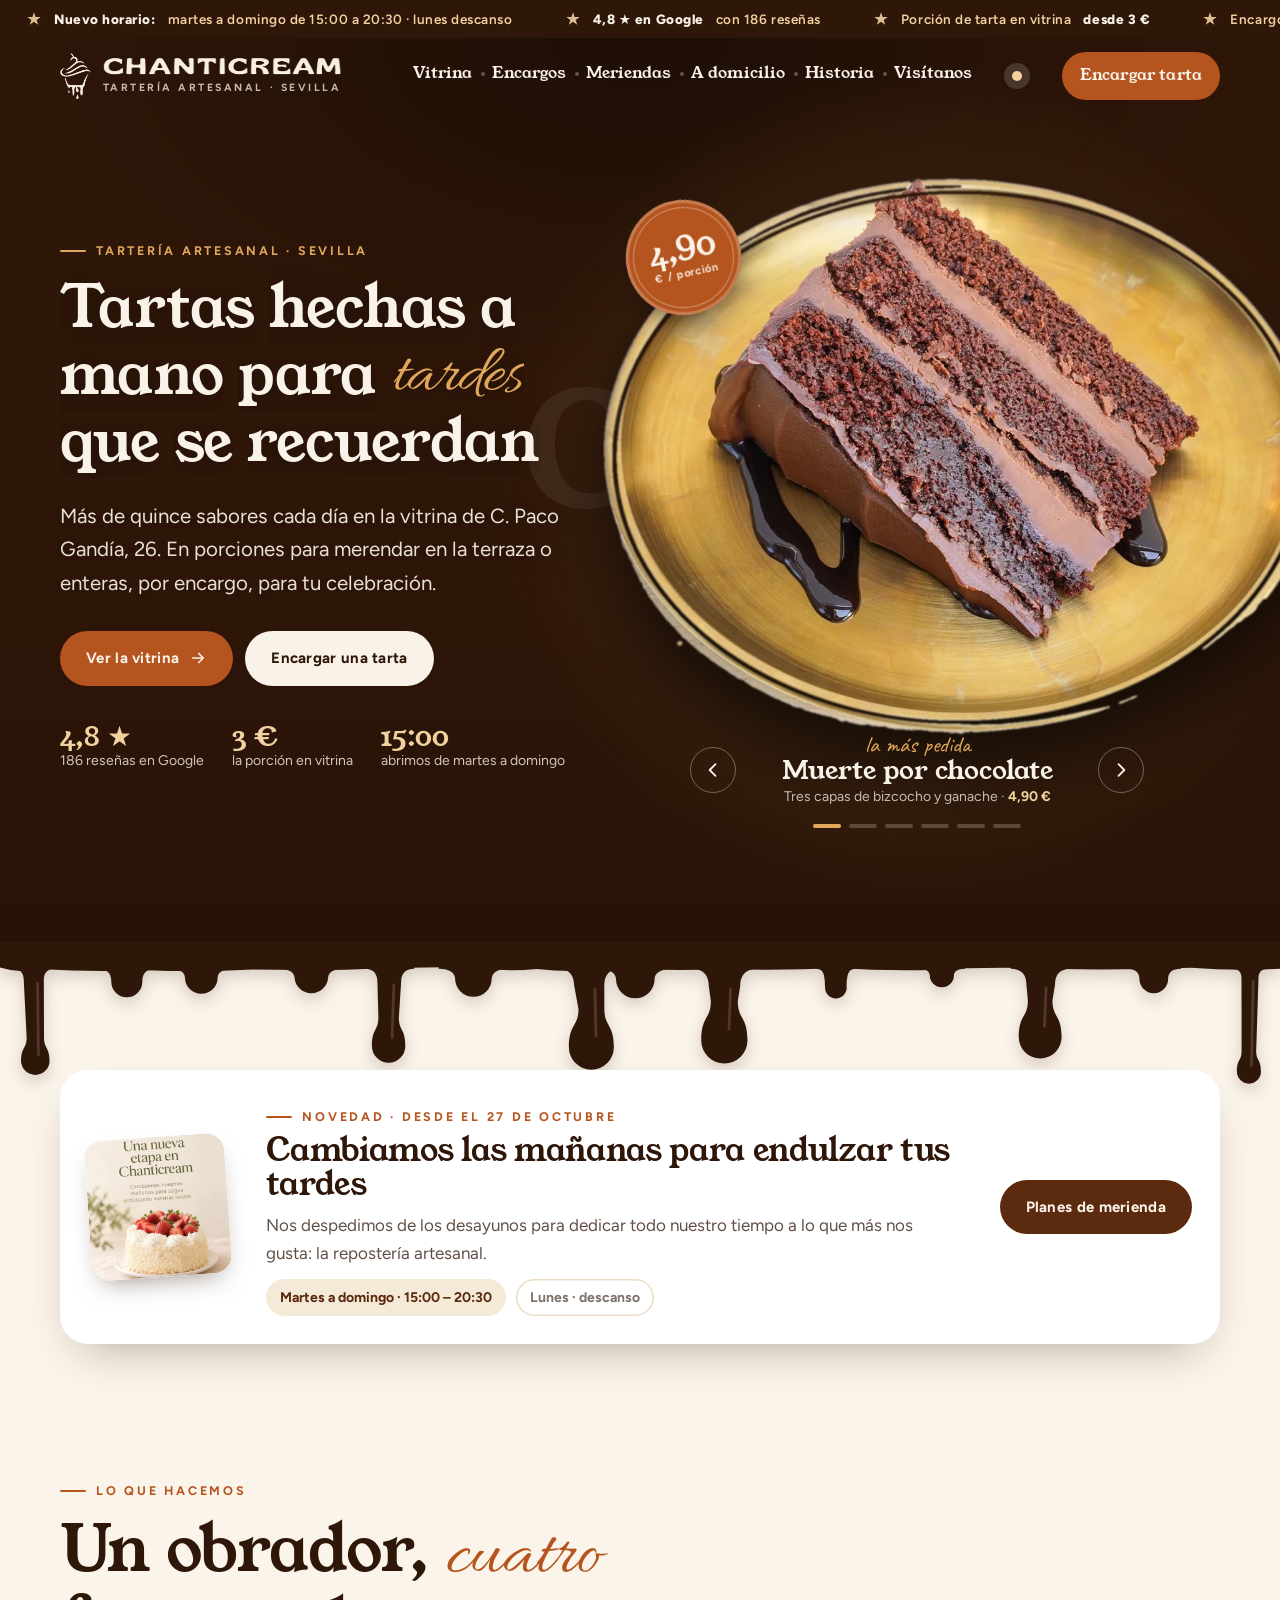
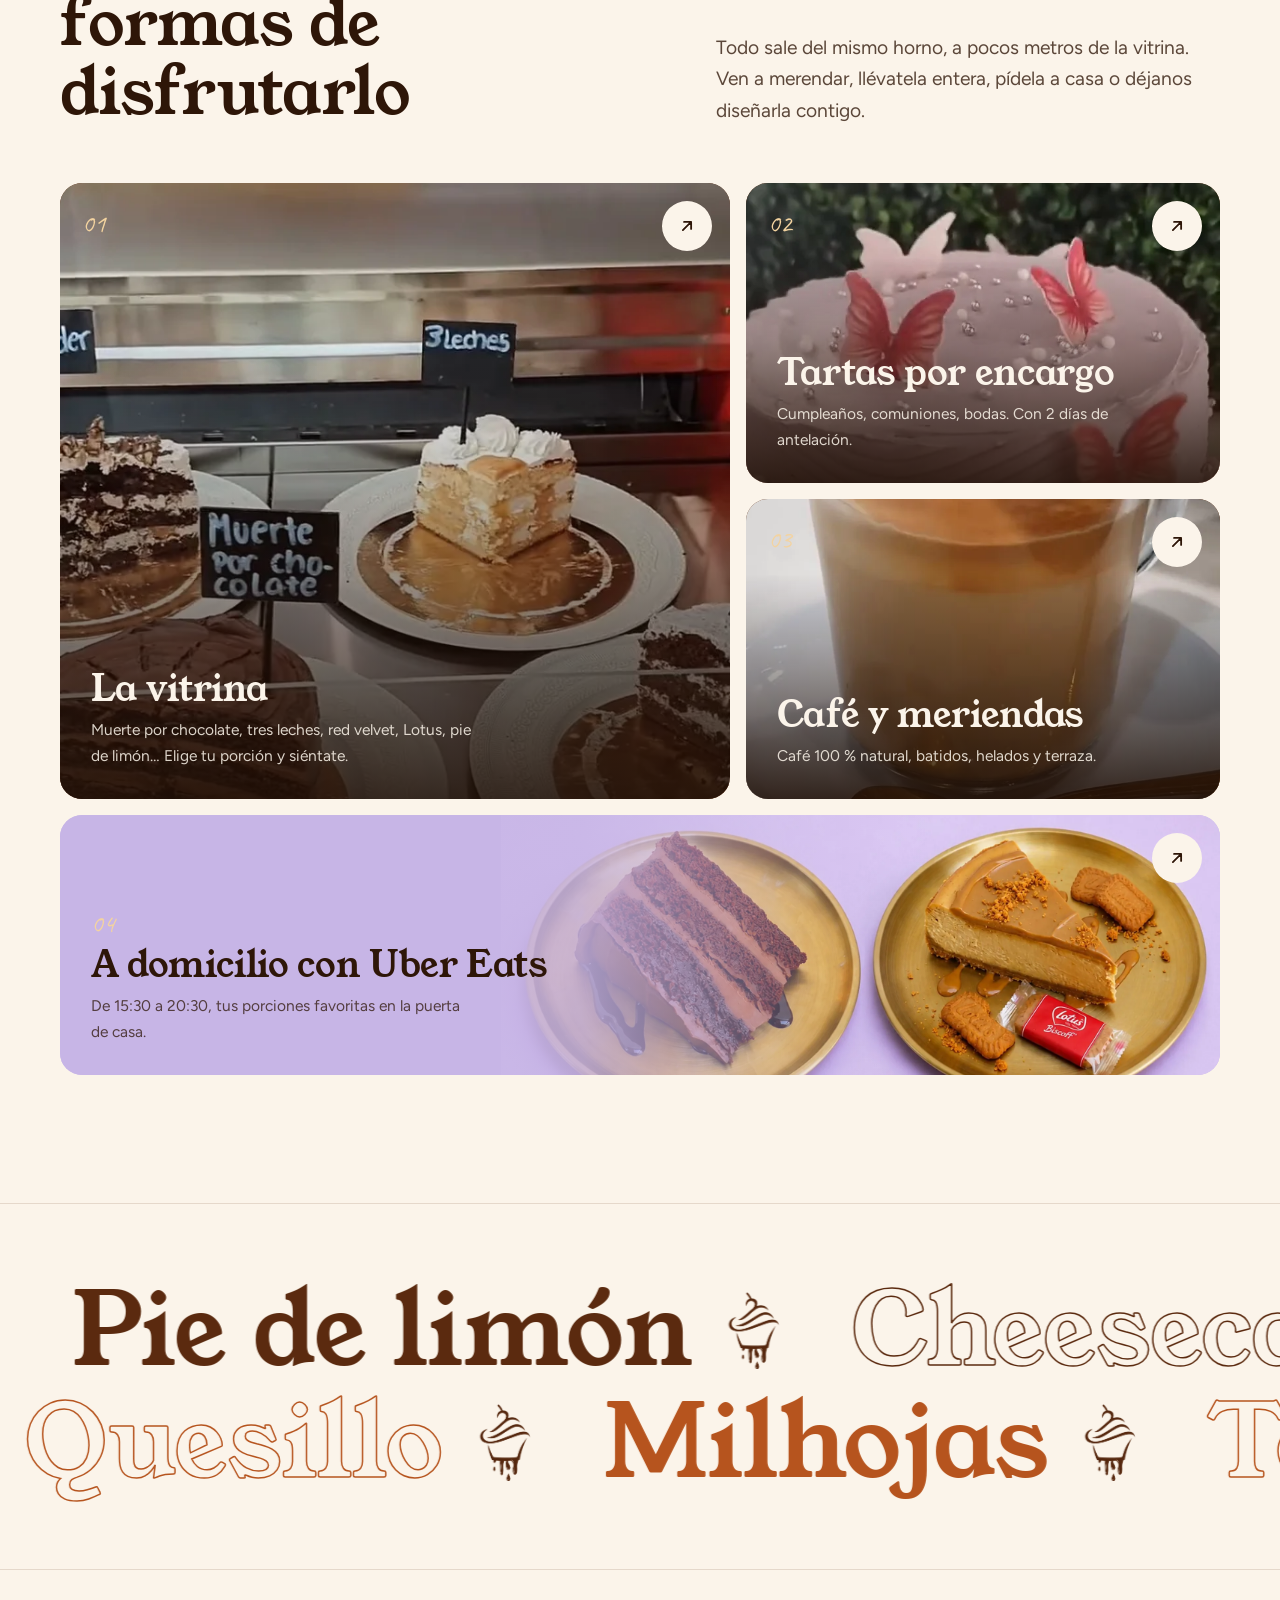
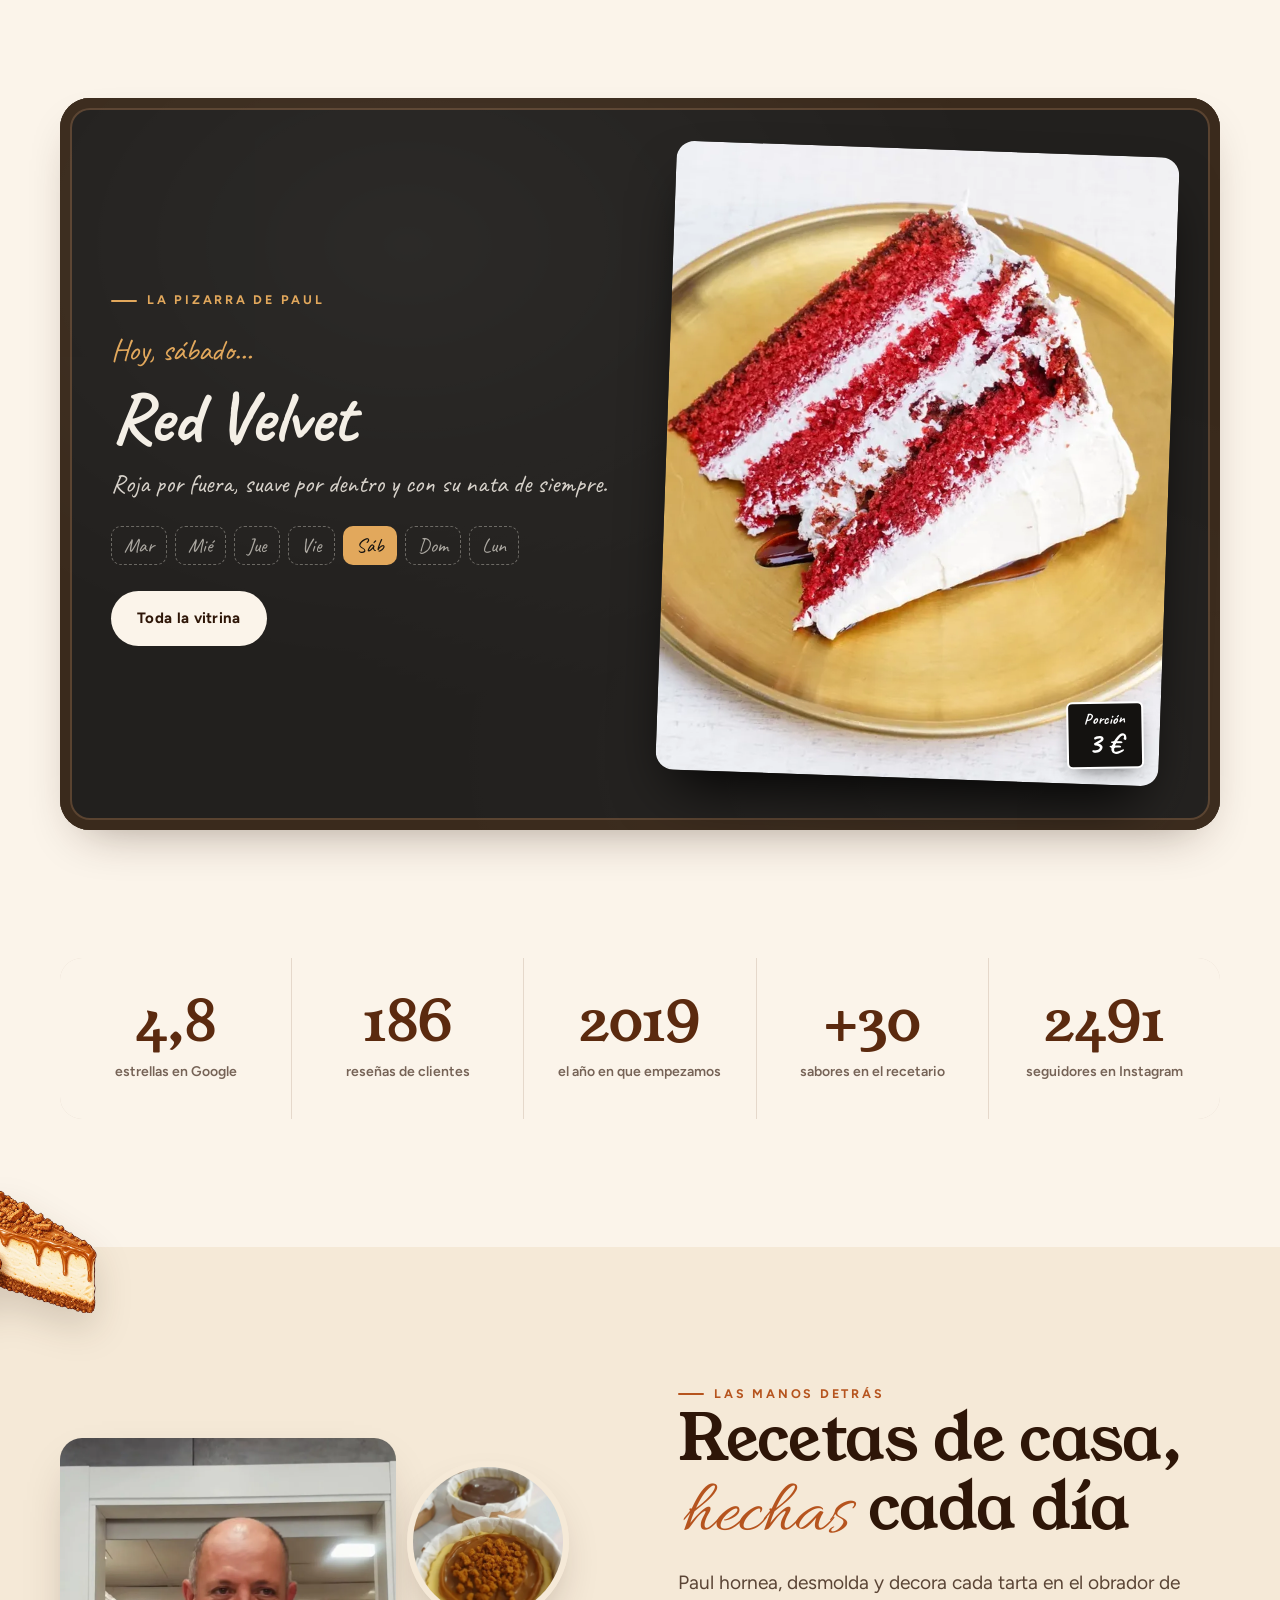
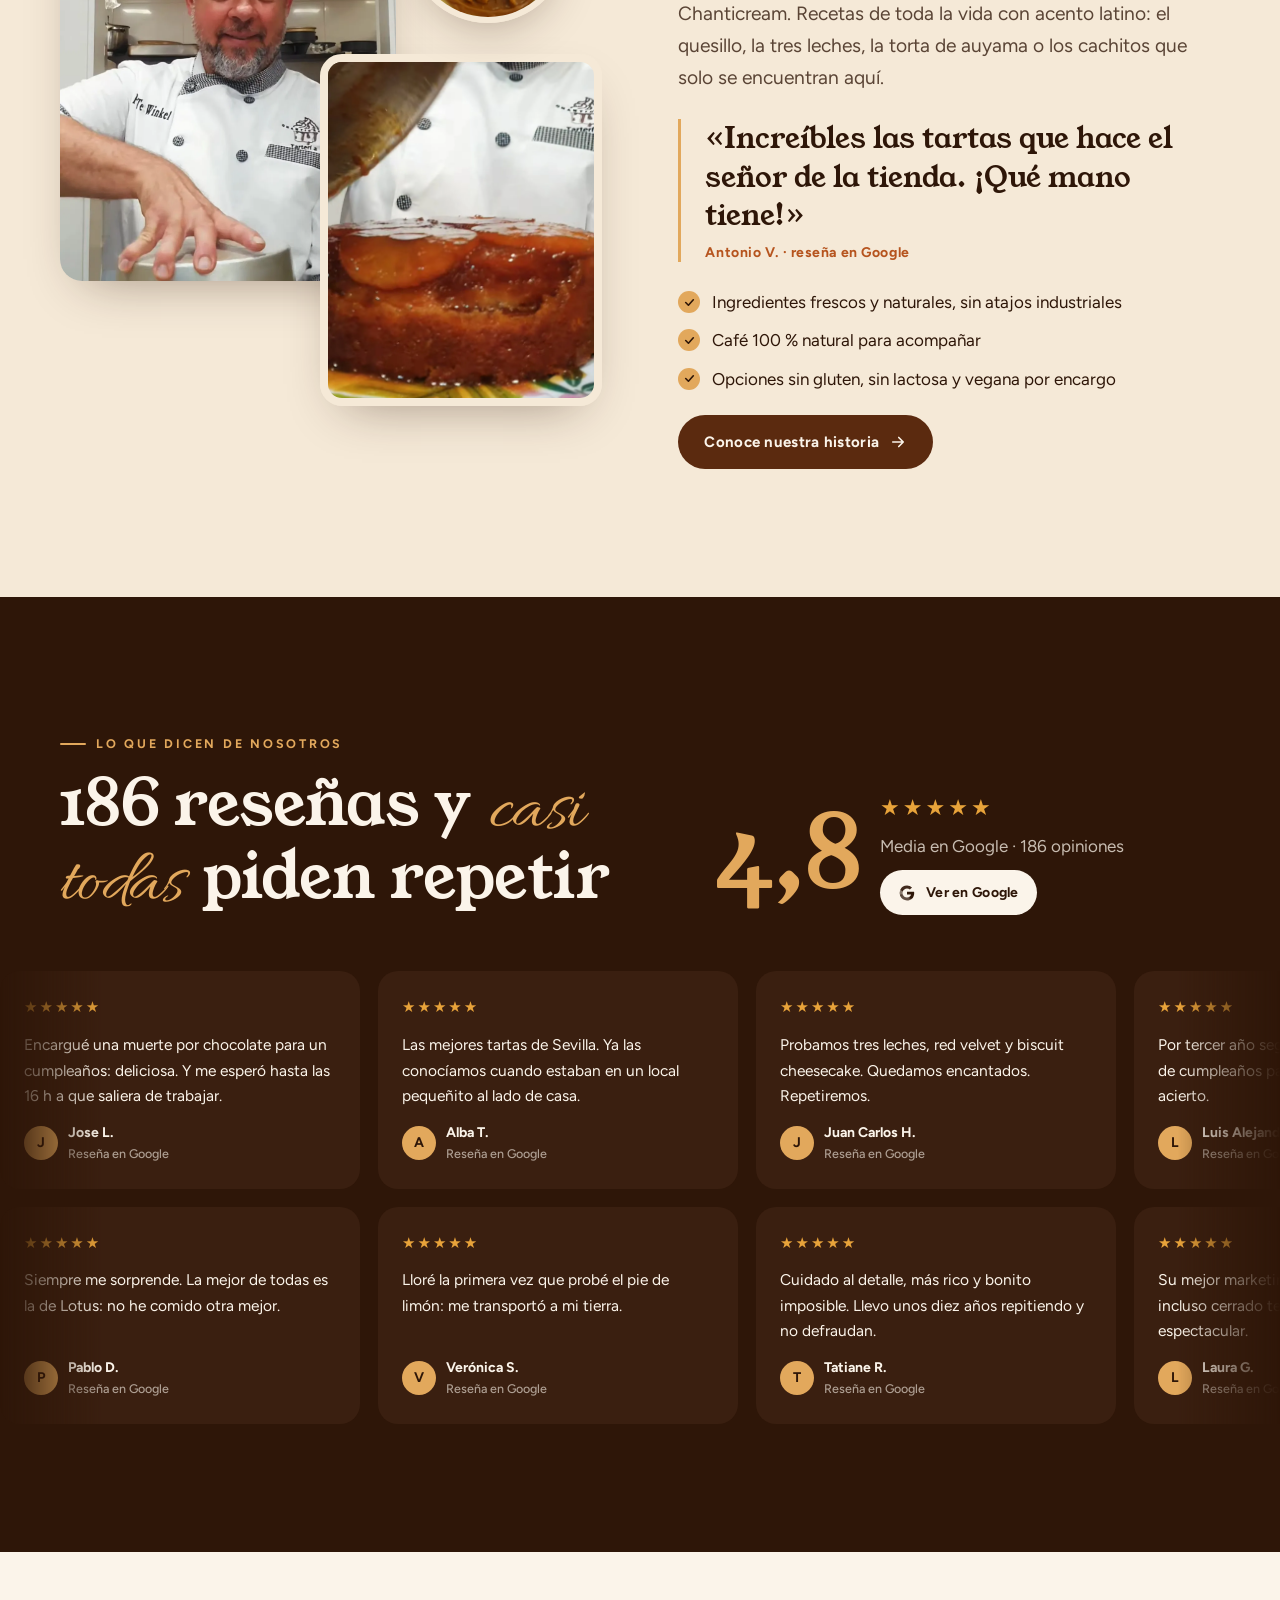
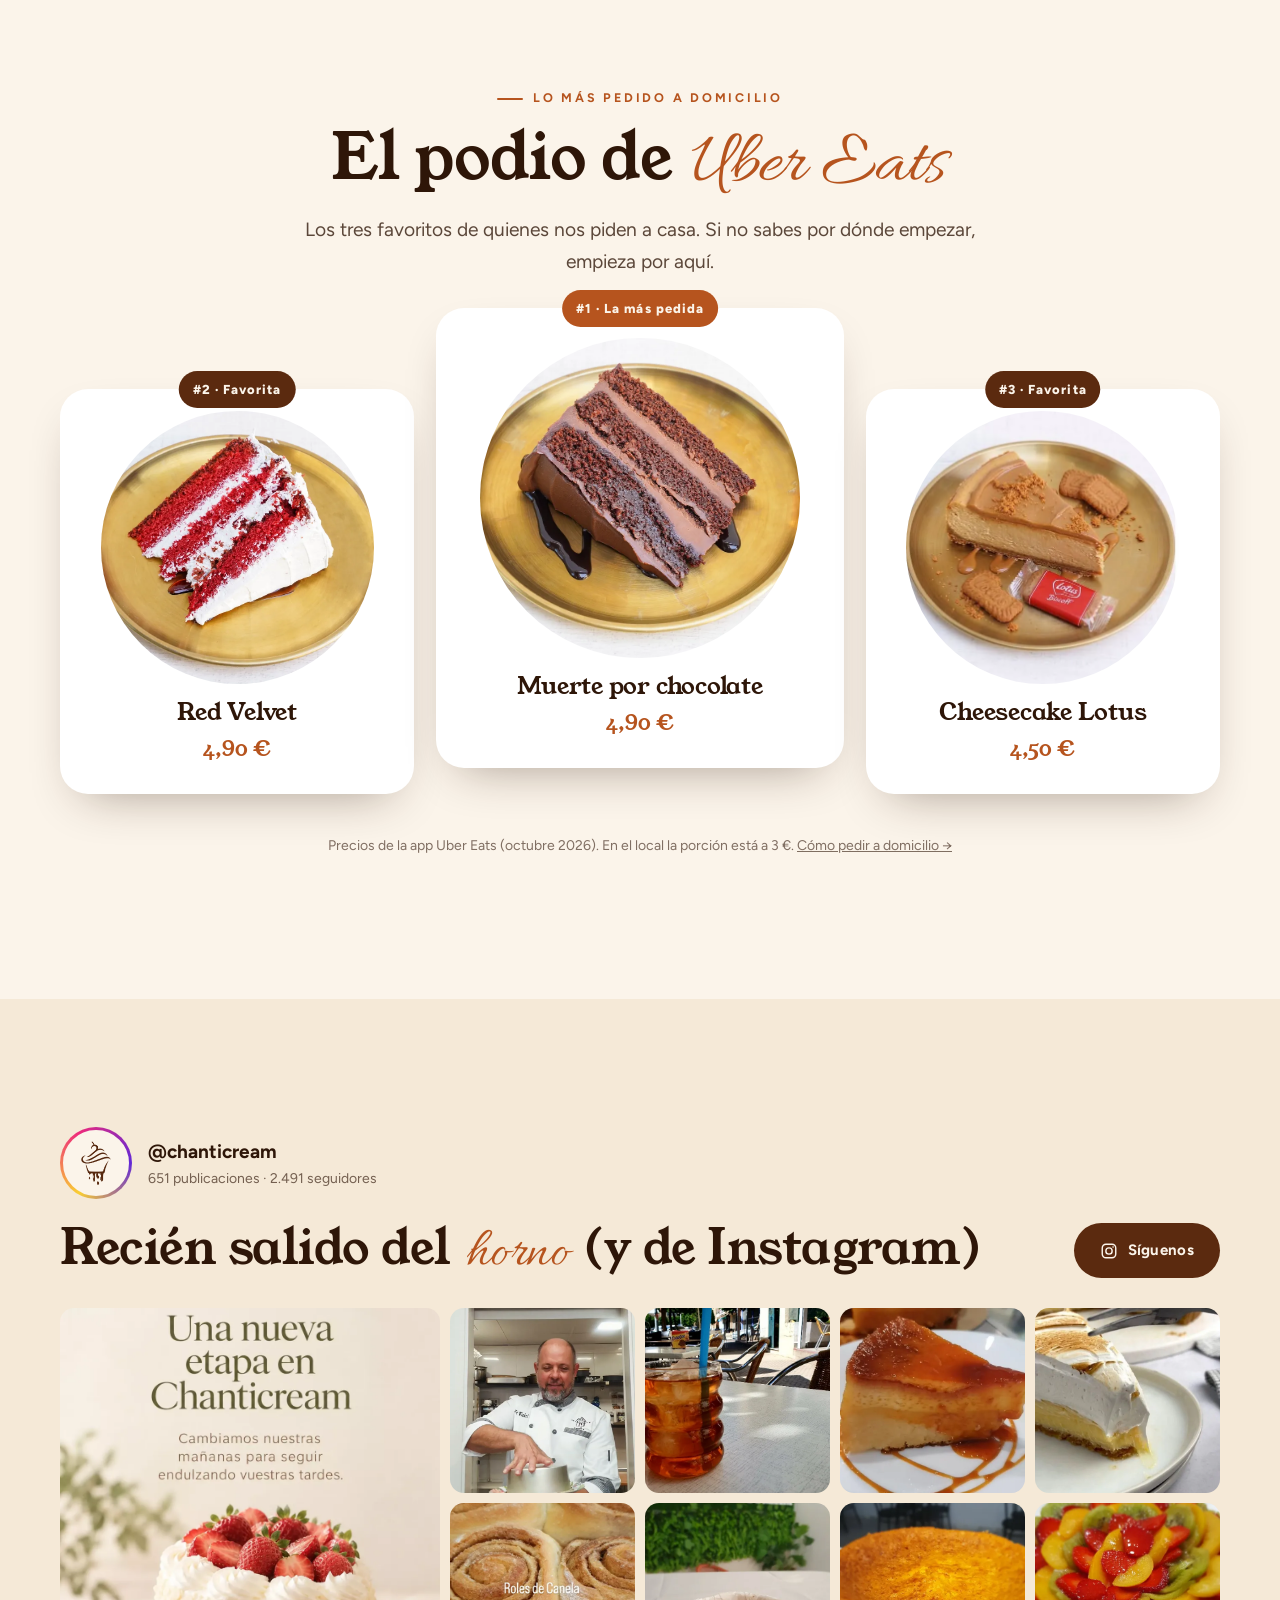
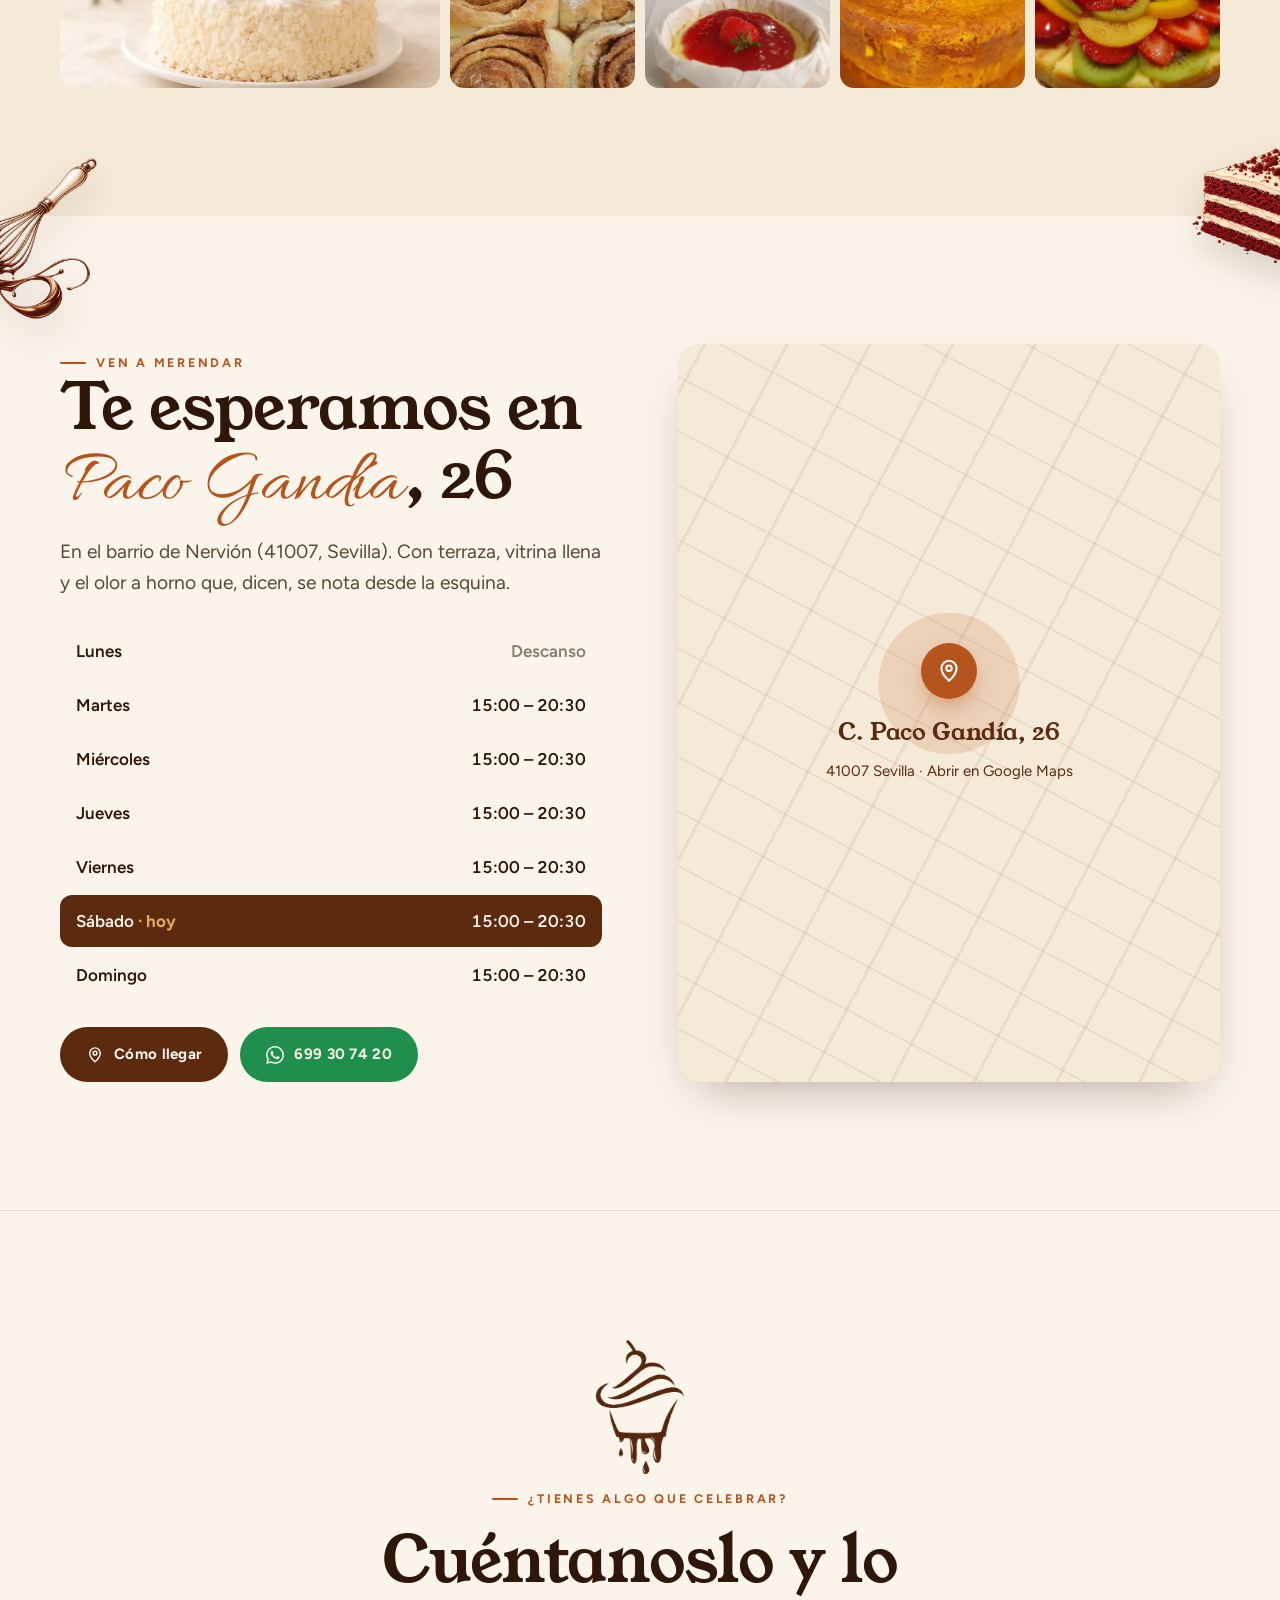
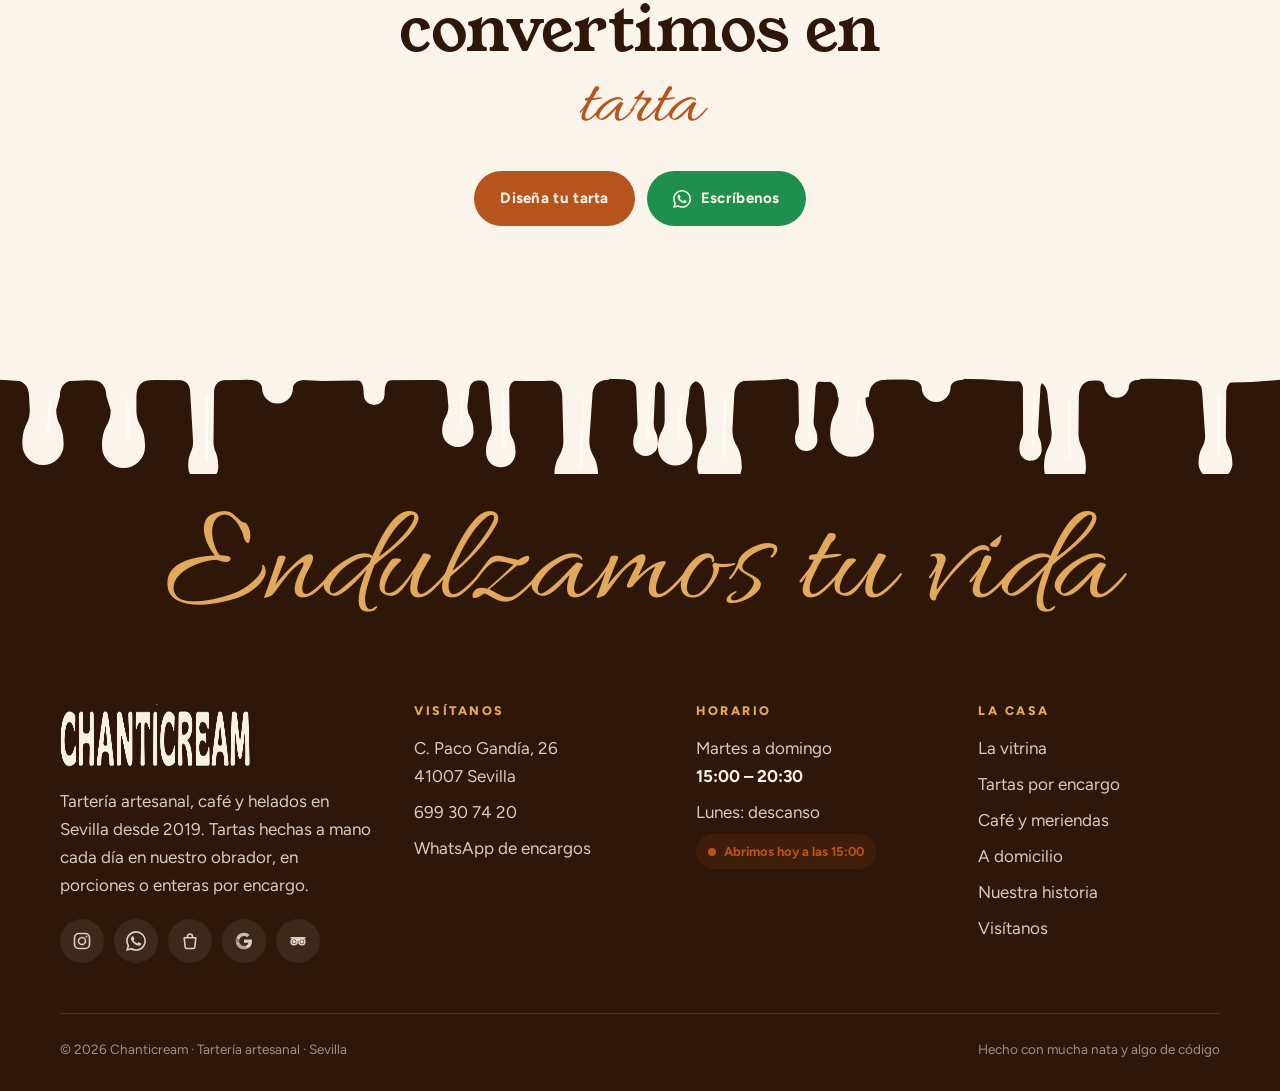
<file: index.html>
<!doctype html>
<html lang="es">
<head>
<meta charset="utf-8">
<meta name="viewport" content="width=device-width, initial-scale=1, viewport-fit=cover">
<title>Chanticream · Tartería artesanal, café y helados en Sevilla</title>
<meta name="description" content="Tartas artesanales hechas a mano en Sevilla desde 2019. Porciones en vitrina, tartas por encargo, café y helados. C. Paco Gandía 26. Martes a domingo de 15:00 a 20:30.">
<meta name="theme-color" content="#2e1608">
<meta property="og:type" content="website">
<meta property="og:site_name" content="Chanticream">
<link rel="canonical" href="https://sefiro888.github.io/chanticream/">
<meta property="og:url" content="https://sefiro888.github.io/chanticream/">
<meta property="og:title" content="Chanticream · Endulzamos tu vida 🍰">
<meta property="og:description" content="Tartería artesanal en Sevilla desde 2019. Porciones en vitrina, tartas por encargo a tu medida, café y helados. 4,8 ★ en Google · C. Paco Gandía, 26.">
<meta property="og:image" content="https://sefiro888.github.io/chanticream/assets/img/marca/compartir.jpg">
<meta property="og:image:secure_url" content="https://sefiro888.github.io/chanticream/assets/img/marca/compartir.jpg">
<meta property="og:image:type" content="image/jpeg">
<meta property="og:image:width" content="1200">
<meta property="og:image:height" content="630">
<meta property="og:image:alt" content="Logo de Chanticream junto a porciones de muerte por chocolate y red velvet">
<meta property="og:locale" content="es_ES">
<meta name="twitter:card" content="summary_large_image">
<meta name="twitter:title" content="Chanticream · Endulzamos tu vida 🍰">
<meta name="twitter:description" content="Tartería artesanal en Sevilla desde 2019. Porciones en vitrina, tartas por encargo a tu medida, café y helados. 4,8 ★ en Google · C. Paco Gandía, 26.">
<meta name="twitter:image" content="https://sefiro888.github.io/chanticream/assets/img/marca/compartir.jpg">
<link rel="icon" href="assets/img/marca/favicon.png" type="image/png">
<link rel="apple-touch-icon" href="assets/img/marca/apple-touch-icon.png">
<link rel="preconnect" href="https://fonts.googleapis.com">
<link rel="preconnect" href="https://fonts.gstatic.com" crossorigin>
<link href="https://fonts.googleapis.com/css2?family=Allura&family=Caveat:wght@500;700&family=Figtree:ital,wght@0,400..800;1,400..800&family=Young+Serif&display=swap" rel="stylesheet">
<link rel="stylesheet" href="assets/css/site.css?v=2610281106">

</head>
<body class="con-hero" data-pagina="inicio">
<div class="intro" id="intro" aria-hidden="true">
  <script>try{if(sessionStorage.getItem("intro-vista")||matchMedia("(prefers-reduced-motion: reduce)").matches)document.documentElement.classList.add("sin-intro");else document.documentElement.classList.add("con-intro")}catch(e){}</script>
  <div class="intro__caramelo"><svg viewBox="0 0 1440 170" preserveAspectRatio="xMidYMin slice" aria-hidden="true" fill="currentColor"><path d="M0,0 H1440 V30 Q1386,35.9 1333,28.8 Q1260,30.1 1188,29.8 Q1130,28.3 1073,29.2 Q1010,27.1 947,30.7 Q910,28.1 874,31.9 Q808,31.2 741,30.3 Q678,30.6 616,28.7 Q579,32.9 542,30.8 Q468,29.2 393,31.1 Q322,34.6 251,29.8 Q180,29.8 108,31.9 Q54,27.9 0,30.2 Z"/><path class="hilo" style="--d:5.7s;--r:-1.0s" d="M29.7,24 H90.3 V30 C80.2,30 75.9,34.3 75.9,40.9 A15.9,15.9 0 0 1 44.1,40.9 C44.1,34.3 39.8,30 29.7,30 Z"/><path class="hilo" style="--d:5.3s;--r:-2.3s" d="M115.1,24 H178.6 V30 C168.1,30 163.6,34.5 163.6,39.0 A16.7,16.7 0 0 1 130.1,39.0 C130.1,34.5 125.6,30 115.1,30 Z"/><path class="hilo" style="--d:6.2s;--r:-1.9s" d="M236.6,24 H296.0 V30 C285.1,30 280.4,36.2 280.4,45.6 L277.8,72.8 C277.8,89.3 286.2,86.2 286.2,107.8 A20.6,20.6 0 0 1 245.0,107.8 C245.0,86.2 253.5,89.3 253.5,72.8 L252.1,45.6 C252.1,36.2 247.5,30 236.6,30 Z"/><path class="hilo" style="--d:6.0s;--r:-3.2s" d="M342.8,24 H390.4 V30 C381.7,30 377.9,35.0 377.9,42.5 L377.4,110.4 C377.4,122.0 382.1,119.8 382.1,135.0 A14.5,14.5 0 0 1 353.2,135.0 C353.2,119.8 357.9,122.0 357.9,110.4 L355.3,42.5 C355.3,35.0 351.5,30 342.8,30 Z"/><path class="hilo" style="--d:6.6s;--r:-1.1s" d="M452.1,24 H504.4 V30 C494.8,30 490.7,35.5 490.7,43.7 L489.6,61.2 C489.6,74.8 495.9,72.2 495.9,90.0 A17.0,17.0 0 0 1 461.9,90.0 C461.9,72.2 468.2,74.8 468.2,61.2 L465.8,43.7 C465.8,35.5 461.7,30 452.1,30 Z"/><path class="hilo" style="--d:8.8s;--r:-4.7s" d="M503.9,24 H586.4 V30 C572.7,30 566.9,35.9 566.9,41.7 A21.7,21.7 0 0 1 523.4,41.7 C523.4,35.9 517.6,30 503.9,30 Z"/><path class="hilo" style="--d:6.5s;--r:-1.3s" d="M630.4,24 H686.7 V30 C677.4,30 673.4,34.0 673.4,48.7 A14.8,14.8 0 0 1 643.8,48.7 C643.8,34.0 639.8,30 630.4,30 Z"/><path class="hilo" style="--d:7.2s;--r:-4.7s" d="M681.9,24 H740.4 V30 C729.7,30 725.1,36.1 725.1,45.3 L722.1,81.5 C722.1,97.5 730.2,94.5 730.2,115.5 A20.0,20.0 0 0 1 690.1,115.5 C690.1,94.5 698.2,97.5 698.2,81.5 L697.2,45.3 C697.2,36.1 692.6,30 681.9,30 Z"/><path class="hilo" style="--d:5.7s;--r:-0.1s" d="M796.2,24 H847.9 V30 C839.4,30 835.7,33.7 835.7,37.4 A13.6,13.6 0 0 1 808.4,37.4 C808.4,33.7 804.7,30 796.2,30 Z"/><path class="hilo" style="--d:7.5s;--r:-6.1s" d="M876.7,24 H935.9 V30 C926.1,30 921.9,34.2 921.9,38.4 A15.6,15.6 0 0 1 890.7,38.4 C890.7,34.2 886.5,30 876.7,30 Z"/><path class="hilo" style="--d:6.0s;--r:-1.8s" d="M921.2,24 H997.7 V30 C985.0,30 979.5,35.4 979.5,40.9 A20.1,20.1 0 0 1 939.3,40.9 C939.3,35.4 933.9,30 921.2,30 Z"/><path class="hilo" style="--d:5.1s;--r:-0.7s" d="M1030.5,24 H1100.8 V30 C1087.9,30 1082.4,37.4 1082.4,48.4 L1079.0,51.2 C1079.0,70.0 1088.1,66.4 1088.1,91.1 A23.5,23.5 0 0 1 1041.1,91.1 C1041.1,66.4 1050.2,70.0 1050.2,51.2 L1048.9,48.4 C1048.9,37.4 1043.4,30 1030.5,30 Z"/><path class="hilo" style="--d:7.6s;--r:-2.6s" d="M1154.3,24 H1214.1 V30 C1204.1,30 1199.9,34.2 1199.9,38.5 A15.7,15.7 0 0 1 1168.4,38.5 C1168.4,34.2 1164.2,30 1154.3,30 Z"/><path class="hilo" style="--d:6.4s;--r:-0.2s" d="M1263.0,24 H1334.3 V30 C1321.2,30 1315.6,37.5 1315.6,48.7 L1315.7,93.0 C1315.7,113.2 1326.4,109.4 1326.4,136.0 A25.3,25.3 0 0 1 1275.8,136.0 C1275.8,109.4 1286.5,113.2 1286.5,93.0 L1281.6,48.7 C1281.6,37.5 1276.0,30 1263.0,30 Z"/><path class="hilo" style="--d:5.1s;--r:-3.4s" d="M1335.3,24 H1393.9 V30 C1384.2,30 1380.0,34.2 1380.0,44.5 A15.4,15.4 0 0 1 1349.2,44.5 C1349.2,34.2 1345.0,30 1335.3,30 Z"/><path class="brillo" d="M271.7,49.6 L269.9,97.5 M370.9,46.5 L371.0,127.8 M483.0,47.7 L482.6,81.5 M716.5,49.3 L714.3,105.5 M1072.0,52.4 L1069.6,79.3 M1305.1,52.7 L1306.2,123.3"/></svg></div>
  <div class="intro__chispas"><i style="--x:0%;--d:1.40s;--t:0.6s"></i><i style="--x:37%;--d:1.75s;--t:1.0s"></i><i style="--x:74%;--d:2.10s;--t:1.4s"></i><i style="--x:11%;--d:2.45s;--t:0.9s"></i><i style="--x:48%;--d:2.80s;--t:1.3s"></i><i style="--x:85%;--d:1.40s;--t:0.8s"></i><i style="--x:22%;--d:1.75s;--t:1.2s"></i><i style="--x:59%;--d:2.10s;--t:0.7s"></i><i style="--x:96%;--d:2.45s;--t:1.1s"></i><i style="--x:33%;--d:2.80s;--t:0.6s"></i><i style="--x:70%;--d:1.40s;--t:1.0s"></i><i style="--x:7%;--d:1.75s;--t:1.4s"></i><i style="--x:44%;--d:2.10s;--t:0.9s"></i><i style="--x:81%;--d:2.45s;--t:1.3s"></i><i style="--x:18%;--d:2.80s;--t:0.8s"></i><i style="--x:55%;--d:1.40s;--t:1.2s"></i></div>
  <div class="intro__centro">
    <img class="intro__cupcake" src="assets/img/marca/cupcake-crema.png" alt="">
    <img class="intro__marca" src="assets/img/marca/wordmark-crema.png" alt="Chanticream">
    <p class="intro__lema">Endulzamos tu vida</p>
    <p class="intro__sub">Tartería artesanal · Sevilla · desde 2019</p>
  </div>
  <button class="intro__saltar" type="button">Entrar</button>
  <div class="intro__borde"><svg viewBox="0 0 1440 170" preserveAspectRatio="xMidYMin slice" aria-hidden="true" fill="currentColor"><path d="M0,0 H1440 V30 Q1370,27.8 1300,30.6 Q1226,29.9 1153,30.3 Q1096,30.9 1039,28.6 Q1002,28.0 965,30.1 Q916,35.0 867,28.8 Q800,30.3 734,30.6 Q672,35.4 611,29.2 Q566,29.2 520,31.2 Q449,32.2 378,30.4 Q316,30.0 254,30.3 Q205,35.2 156,31.9 Q91,32.2 26,31.1 Q13,32.9 0,30.8 Z"/><path class="hilo" style="--d:7.9s;--r:-7.0s" d="M16.4,24 H93.6 V30 C80.8,30 75.3,35.5 75.3,41.6 A20.3,20.3 0 0 1 34.7,41.6 C34.7,35.5 29.2,30 16.4,30 Z"/><path class="hilo" style="--d:6.7s;--r:-1.9s" d="M94.8,24 H158.6 V30 C146.9,30 141.9,36.7 141.9,46.7 L138.1,83.7 C138.1,101.3 147.0,98.0 147.0,121.1 A22.0,22.0 0 0 1 102.9,121.1 C102.9,98.0 111.9,101.3 111.9,83.7 L111.5,46.7 C111.5,36.7 106.5,30 94.8,30 Z"/><path class="hilo" style="--d:7.8s;--r:-7.5s" d="M222.5,24 H277.7 V30 C268.5,30 264.6,33.9 264.6,47.0 A14.5,14.5 0 0 1 235.5,47.0 C235.5,33.9 231.6,30 222.5,30 Z"/><path class="hilo" style="--d:6.6s;--r:-2.7s" d="M297.9,24 H340.3 V30 C333.3,30 330.3,33.0 330.3,47.9 A11.2,11.2 0 0 1 308.0,47.9 C308.0,33.0 304.9,30 297.9,30 Z"/><path class="hilo" style="--d:8.0s;--r:-2.5s" d="M403.7,24 H447.2 V30 C439.2,30 435.8,34.6 435.8,41.4 L436.2,119.5 C436.2,131.8 442.6,129.5 442.6,145.6 A15.3,15.3 0 0 1 412.0,145.6 C412.0,129.5 418.4,131.8 418.4,119.5 L415.1,41.4 C415.1,34.6 411.7,30 403.7,30 Z"/><path class="hilo" style="--d:5.2s;--r:-3.9s" d="M428.4,24 H491.9 V30 C481.4,30 476.9,34.5 476.9,39.0 A16.7,16.7 0 0 1 443.5,39.0 C443.5,34.5 439.0,30 428.4,30 Z"/><path class="hilo" style="--d:7.0s;--r:-0.9s" d="M499.2,24 H554.0 V30 C543.9,30 539.6,35.7 539.6,44.3 L536.3,60.7 C536.3,74.3 542.1,71.8 542.1,89.7 A17.1,17.1 0 0 1 508.0,89.7 C508.0,71.8 513.8,74.3 513.8,60.7 L513.5,44.3 C513.5,35.7 509.2,30 499.2,30 Z"/><path class="hilo" style="--d:6.5s;--r:-1.5s" d="M542.1,24 H619.2 V30 C606.4,30 600.9,35.5 600.9,41.0 A20.3,20.3 0 0 1 560.4,41.0 C560.4,35.5 554.9,30 542.1,30 Z"/><path class="hilo" style="--d:6.3s;--r:-5.6s" d="M622.0,24 H700.4 V30 C687.4,30 681.9,35.6 681.9,41.1 A20.6,20.6 0 0 1 640.6,41.1 C640.6,35.6 635.0,30 622.0,30 Z"/><path class="hilo" style="--d:6.3s;--r:-4.3s" d="M679.0,24 H754.0 V30 C741.6,30 736.2,35.3 736.2,40.7 A19.7,19.7 0 0 1 696.8,40.7 C696.8,35.3 691.4,30 679.0,30 Z"/><path class="hilo" style="--d:5.7s;--r:-2.3s" d="M747.5,24 H806.5 V30 C796.7,30 792.5,34.2 792.5,40.0 A15.5,15.5 0 0 1 761.4,40.0 C761.4,34.2 757.2,30 747.5,30 Z"/><path class="hilo" style="--d:5.6s;--r:-1.9s" d="M810.0,24 H862.1 V30 C852.5,30 848.4,35.5 848.4,43.6 L847.5,112.7 C847.5,126.3 853.9,123.8 853.9,141.7 A17.1,17.1 0 0 1 819.8,141.7 C819.8,123.8 826.2,126.3 826.2,112.7 L823.6,43.6 C823.6,35.5 819.5,30 810.0,30 Z"/><path class="hilo" style="--d:5.2s;--r:-4.3s" d="M906.2,24 H963.5 V30 C953.0,30 948.5,36.0 948.5,45.0 L946.4,70.5 C946.4,84.3 952.0,81.7 952.0,99.9 A17.3,17.3 0 0 1 917.4,99.9 C917.4,81.7 923.0,84.3 923.0,70.5 L921.2,45.0 C921.2,36.0 916.7,30 906.2,30 Z"/><path class="hilo" style="--d:5.1s;--r:-3.3s" d="M1014.8,24 H1087.4 V30 C1074.1,30 1068.4,37.6 1068.4,49.0 L1066.7,88.9 C1066.7,106.8 1074.2,103.4 1074.2,126.9 A22.4,22.4 0 0 1 1029.5,126.9 C1029.5,103.4 1037.0,106.8 1037.0,88.9 L1033.8,49.0 C1033.8,37.6 1028.1,30 1014.8,30 Z"/><path class="hilo" style="--d:7.8s;--r:-0.4s" d="M1065.5,24 H1145.8 V30 C1132.5,30 1126.8,35.7 1126.8,41.4 A21.1,21.1 0 0 1 1084.5,41.4 C1084.5,35.7 1078.8,30 1065.5,30 Z"/><path class="hilo" style="--d:5.8s;--r:-4.6s" d="M1176.9,24 H1223.0 V30 C1214.5,30 1210.9,34.8 1210.9,42.1 L1207.7,115.1 C1207.7,126.5 1212.5,124.4 1212.5,139.3 A14.2,14.2 0 0 1 1184.0,139.3 C1184.0,124.4 1188.8,126.5 1188.8,115.1 L1189.0,42.1 C1189.0,34.8 1185.4,30 1176.9,30 Z"/><path class="hilo" style="--d:8.3s;--r:-1.9s" d="M1254.8,24 H1297.0 V30 C1290.0,30 1287.0,33.0 1287.0,40.3 A11.1,11.1 0 0 1 1264.8,40.3 C1264.8,33.0 1261.8,30 1254.8,30 Z"/><path class="hilo" style="--d:6.3s;--r:-2.9s" d="M1314.0,24 H1366.2 V30 C1357.5,30 1353.8,33.7 1353.8,41.1 A13.8,13.8 0 0 1 1326.3,41.1 C1326.3,33.7 1322.6,30 1314.0,30 Z"/><path class="hilo" style="--d:8.9s;--r:-0.6s" d="M1371.3,24 H1443.8 V30 C1431.8,30 1426.7,35.2 1426.7,40.3 A19.1,19.1 0 0 1 1388.5,40.3 C1388.5,35.2 1383.3,30 1371.3,30 Z"/><path class="brillo" d="M132.4,50.7 L129.5,110.1 M429.4,45.4 L430.4,137.9 M531.5,48.3 L528.9,81.1 M840.7,47.6 L840.5,133.2 M940.0,49.0 L938.8,91.2 M1057.7,53.0 L1057.0,115.7 M1204.1,46.1 L1201.6,132.2"/></svg></div>
</div>

<a class="saltar" href="#contenido">Saltar al contenido</a>
<div class="ticker" role="region" aria-label="Avisos de Chanticream"><div class="ticker__pista"><span class="ticker__item"><svg class="ticker__sep" viewBox="0 0 24 24" fill="currentColor" aria-hidden="true"><path d="M12 2l2.4 6.9H22l-6 4.6 2.3 7.1L12 16.3 5.7 20.6 8 13.5l-6-4.6h7.6Z"/></svg><b>Nuevo horario:</b> martes a domingo de 15:00 a 20:30 · lunes descanso</span><span class="ticker__item"><svg class="ticker__sep" viewBox="0 0 24 24" fill="currentColor" aria-hidden="true"><path d="M12 2l2.4 6.9H22l-6 4.6 2.3 7.1L12 16.3 5.7 20.6 8 13.5l-6-4.6h7.6Z"/></svg><b>4,8 ★ en Google</b> con 186 reseñas</span><span class="ticker__item"><svg class="ticker__sep" viewBox="0 0 24 24" fill="currentColor" aria-hidden="true"><path d="M12 2l2.4 6.9H22l-6 4.6 2.3 7.1L12 16.3 5.7 20.6 8 13.5l-6-4.6h7.6Z"/></svg>Porción de tarta en vitrina <b>desde 3 €</b></span><span class="ticker__item"><svg class="ticker__sep" viewBox="0 0 24 24" fill="currentColor" aria-hidden="true"><path d="M12 2l2.4 6.9H22l-6 4.6 2.3 7.1L12 16.3 5.7 20.6 8 13.5l-6-4.6h7.6Z"/></svg>Encargos por WhatsApp con <b>2 días</b> de antelación · <a href="https://wa.me/34699307420" target="_blank" rel="noopener">699 30 74 20</a></span><span class="ticker__item"><svg class="ticker__sep" viewBox="0 0 24 24" fill="currentColor" aria-hidden="true"><path d="M12 2l2.4 6.9H22l-6 4.6 2.3 7.1L12 16.3 5.7 20.6 8 13.5l-6-4.6h7.6Z"/></svg>También en <a href="https://www.ubereats.com/es/store/chanticream/9y39RoR6Vyi58FifijCMCQ" target="_blank" rel="noopener">Uber Eats</a> · a domicilio de 15:30 a 20:30</span><span class="ticker__item"><svg class="ticker__sep" viewBox="0 0 24 24" fill="currentColor" aria-hidden="true"><path d="M12 2l2.4 6.9H22l-6 4.6 2.3 7.1L12 16.3 5.7 20.6 8 13.5l-6-4.6h7.6Z"/></svg><b>Helados artesanales</b>, café 100 % natural y batidos</span><span class="ticker__item"><svg class="ticker__sep" viewBox="0 0 24 24" fill="currentColor" aria-hidden="true"><path d="M12 2l2.4 6.9H22l-6 4.6 2.3 7.1L12 16.3 5.7 20.6 8 13.5l-6-4.6h7.6Z"/></svg>Opciones <b>sin gluten y sin lactosa</b> por encargo</span><span class="ticker__item"><svg class="ticker__sep" viewBox="0 0 24 24" fill="currentColor" aria-hidden="true"><path d="M12 2l2.4 6.9H22l-6 4.6 2.3 7.1L12 16.3 5.7 20.6 8 13.5l-6-4.6h7.6Z"/></svg>Tartería artesanal en Sevilla <b>desde 2019</b></span><span aria-hidden="true" style="display:contents"><span class="ticker__item"><svg class="ticker__sep" viewBox="0 0 24 24" fill="currentColor" aria-hidden="true"><path d="M12 2l2.4 6.9H22l-6 4.6 2.3 7.1L12 16.3 5.7 20.6 8 13.5l-6-4.6h7.6Z"/></svg><b>Nuevo horario:</b> martes a domingo de 15:00 a 20:30 · lunes descanso</span><span class="ticker__item"><svg class="ticker__sep" viewBox="0 0 24 24" fill="currentColor" aria-hidden="true"><path d="M12 2l2.4 6.9H22l-6 4.6 2.3 7.1L12 16.3 5.7 20.6 8 13.5l-6-4.6h7.6Z"/></svg><b>4,8 ★ en Google</b> con 186 reseñas</span><span class="ticker__item"><svg class="ticker__sep" viewBox="0 0 24 24" fill="currentColor" aria-hidden="true"><path d="M12 2l2.4 6.9H22l-6 4.6 2.3 7.1L12 16.3 5.7 20.6 8 13.5l-6-4.6h7.6Z"/></svg>Porción de tarta en vitrina <b>desde 3 €</b></span><span class="ticker__item"><svg class="ticker__sep" viewBox="0 0 24 24" fill="currentColor" aria-hidden="true"><path d="M12 2l2.4 6.9H22l-6 4.6 2.3 7.1L12 16.3 5.7 20.6 8 13.5l-6-4.6h7.6Z"/></svg>Encargos por WhatsApp con <b>2 días</b> de antelación · <a href="https://wa.me/34699307420" target="_blank" rel="noopener">699 30 74 20</a></span><span class="ticker__item"><svg class="ticker__sep" viewBox="0 0 24 24" fill="currentColor" aria-hidden="true"><path d="M12 2l2.4 6.9H22l-6 4.6 2.3 7.1L12 16.3 5.7 20.6 8 13.5l-6-4.6h7.6Z"/></svg>También en <a href="https://www.ubereats.com/es/store/chanticream/9y39RoR6Vyi58FifijCMCQ" target="_blank" rel="noopener">Uber Eats</a> · a domicilio de 15:30 a 20:30</span><span class="ticker__item"><svg class="ticker__sep" viewBox="0 0 24 24" fill="currentColor" aria-hidden="true"><path d="M12 2l2.4 6.9H22l-6 4.6 2.3 7.1L12 16.3 5.7 20.6 8 13.5l-6-4.6h7.6Z"/></svg><b>Helados artesanales</b>, café 100 % natural y batidos</span><span class="ticker__item"><svg class="ticker__sep" viewBox="0 0 24 24" fill="currentColor" aria-hidden="true"><path d="M12 2l2.4 6.9H22l-6 4.6 2.3 7.1L12 16.3 5.7 20.6 8 13.5l-6-4.6h7.6Z"/></svg>Opciones <b>sin gluten y sin lactosa</b> por encargo</span><span class="ticker__item"><svg class="ticker__sep" viewBox="0 0 24 24" fill="currentColor" aria-hidden="true"><path d="M12 2l2.4 6.9H22l-6 4.6 2.3 7.1L12 16.3 5.7 20.6 8 13.5l-6-4.6h7.6Z"/></svg>Tartería artesanal en Sevilla <b>desde 2019</b></span></span></div></div>
<header class="header" id="header">
  <div class="wrap header__in">
    <a class="marca" href="index.html" aria-label="Chanticream, ir al inicio">
      <img class="marca__ico choco" src="assets/img/marca/cupcake.png" alt="" width="234" height="351">
      <img class="marca__ico crema" src="assets/img/marca/cupcake-crema.png" alt="" width="234" height="351">
      <span class="marca__txt">
        <img class="marca__wm choco" src="assets/img/marca/wordmark.png" alt="Chanticream" width="600" height="65">
        <img class="marca__wm crema" src="assets/img/marca/wordmark-crema.png" alt="" width="600" height="65">
        <span class="marca__sub">Tartería artesanal · Sevilla</span>
      </span>
    </a>
    <nav class="nav" aria-label="Principal"><a href="la-vitrina.html"><span>Vitrina</span><svg class="garabato" viewBox="0 0 100 12" preserveAspectRatio="none" aria-hidden="true"><path d="M2 7c8-5 14 4 22 0s14-5 22 0 14 4 22 0 14-5 22 0 6 2 8 1"/></svg></a><a href="encargos.html"><span>Encargos</span><svg class="garabato" viewBox="0 0 100 12" preserveAspectRatio="none" aria-hidden="true"><path d="M2 7c8-5 14 4 22 0s14-5 22 0 14 4 22 0 14-5 22 0 6 2 8 1"/></svg></a><a href="meriendas.html"><span>Meriendas</span><svg class="garabato" viewBox="0 0 100 12" preserveAspectRatio="none" aria-hidden="true"><path d="M2 7c8-5 14 4 22 0s14-5 22 0 14 4 22 0 14-5 22 0 6 2 8 1"/></svg></a><a href="a-domicilio.html"><span>A domicilio</span><svg class="garabato" viewBox="0 0 100 12" preserveAspectRatio="none" aria-hidden="true"><path d="M2 7c8-5 14 4 22 0s14-5 22 0 14 4 22 0 14-5 22 0 6 2 8 1"/></svg></a><a href="nuestra-historia.html"><span>Historia</span><svg class="garabato" viewBox="0 0 100 12" preserveAspectRatio="none" aria-hidden="true"><path d="M2 7c8-5 14 4 22 0s14-5 22 0 14 4 22 0 14-5 22 0 6 2 8 1"/></svg></a><a href="visitanos.html"><span>Visítanos</span><svg class="garabato" viewBox="0 0 100 12" preserveAspectRatio="none" aria-hidden="true"><path d="M2 7c8-5 14 4 22 0s14-5 22 0 14 4 22 0 14-5 22 0 6 2 8 1"/></svg></a></nav>
    <span class="estado" data-estado data-abierto="1">Abierto</span>
    <a class="btn btn--caramelo btn--sm header__cta" href="encargos.html#configura">Encargar tarta</a>
    <button class="burger" aria-label="Abrir menú" aria-expanded="false" aria-controls="menu-movil"><span></span><span></span><span></span></button>
  </div>
</header>
<div class="menu-movil" id="menu-movil">
  <div class="menu-movil__goteo"><svg viewBox="0 0 1440 170" preserveAspectRatio="xMidYMin slice" aria-hidden="true" fill="currentColor"><path d="M0,0 H1440 V30 Q1404,31.7 1369,31.2 Q1325,33.8 1281,29.0 Q1239,32.4 1197,31.0 Q1154,28.5 1110,31.1 Q1072,28.4 1033,30.4 Q970,32.3 906,29.2 Q834,27.9 761,28.6 Q700,30.4 640,29.2 Q580,30.6 520,31.8 Q472,34.2 424,30.0 Q354,27.6 284,28.7 Q238,30.6 191,29.2 Q132,27.3 73,31.1 Q36,33.5 0,29.3 Z"/><path class="hilo" style="--d:5.9s;--r:-0.2s" d="M32.0,24 H82.0 V30 C73.7,30 70.1,33.5 70.1,43.7 A13.1,13.1 0 0 1 43.9,43.7 C43.9,33.5 40.3,30 32.0,30 Z"/><path class="hilo" style="--d:8.0s;--r:-0.8s" d="M110.6,24 H170.0 V30 C159.1,30 154.4,36.2 154.4,45.6 L151.5,94.1 C151.5,109.6 158.7,106.7 158.7,127.0 A19.4,19.4 0 0 1 120.0,127.0 C120.0,106.7 127.2,109.6 127.2,94.1 L126.1,45.6 C126.1,36.2 121.4,30 110.6,30 Z"/><path class="hilo" style="--d:8.4s;--r:-2.5s" d="M189.0,24 H254.2 V30 C243.3,30 238.7,34.6 238.7,45.6 A17.2,17.2 0 0 1 204.4,45.6 C204.4,34.6 199.8,30 189.0,30 Z"/><path class="hilo" style="--d:8.6s;--r:-5.6s" d="M255.6,24 H328.2 V30 C314.9,30 309.2,37.6 309.2,49.0 L304.7,88.6 C304.7,107.9 314.1,104.3 314.1,129.7 A24.2,24.2 0 0 1 265.6,129.7 C265.6,104.3 275.0,107.9 275.0,88.6 L274.6,49.0 C274.6,37.6 268.9,30 255.6,30 Z"/><path class="hilo" style="--d:7.9s;--r:-2.1s" d="M342.7,24 H388.2 V30 C379.8,30 376.3,34.8 376.3,41.9 L372.5,87.6 C372.5,99.2 377.6,97.0 377.6,112.2 A14.4,14.4 0 0 1 348.8,112.2 C348.8,97.0 353.9,99.2 353.9,87.6 L354.6,41.9 C354.6,34.8 351.1,30 342.7,30 Z"/><path class="hilo" style="--d:7.0s;--r:-5.5s" d="M459.5,24 H504.7 V30 C496.4,30 492.8,34.7 492.8,41.8 L493.1,106.4 C493.1,117.9 498.2,115.8 498.2,130.8 A14.3,14.3 0 0 1 469.5,130.8 C469.5,115.8 474.6,117.9 474.6,106.4 L471.4,41.8 C471.4,34.7 467.8,30 459.5,30 Z"/><path class="hilo" style="--d:7.4s;--r:-6.3s" d="M511.2,24 H594.0 V30 C580.3,30 574.4,35.9 574.4,41.8 A21.8,21.8 0 0 1 530.8,41.8 C530.8,35.9 524.9,30 511.2,30 Z"/><path class="hilo" style="--d:6.0s;--r:-4.6s" d="M639.6,24 H704.8 V30 C692.8,30 687.7,36.8 687.7,47.1 L686.9,108.8 C686.9,126.5 695.6,123.2 695.6,146.4 A22.1,22.1 0 0 1 651.4,146.4 C651.4,123.2 660.2,126.5 660.2,108.8 L656.7,47.1 C656.7,36.8 651.5,30 639.6,30 Z"/><path class="hilo" style="--d:5.2s;--r:-0.6s" d="M758.1,24 H796.4 V30 C789.3,30 786.3,34.0 786.3,40.0 L783.4,84.2 C783.4,93.9 787.8,92.1 787.8,105.0 A12.2,12.2 0 0 1 763.4,105.0 C763.4,92.1 767.8,93.9 767.8,84.2 L768.1,40.0 C768.1,34.0 765.1,30 758.1,30 Z"/><path class="hilo" style="--d:6.2s;--r:-1.1s" d="M856.9,24 H917.9 V30 C906.8,30 902.0,36.4 902.0,46.0 L901.5,67.5 C901.5,82.6 908.0,79.7 908.0,99.6 A18.9,18.9 0 0 1 870.1,99.6 C870.1,79.7 876.6,82.6 876.6,67.5 L872.9,46.0 C872.9,36.4 868.1,30 856.9,30 Z"/><path class="hilo" style="--d:7.0s;--r:-1.6s" d="M956.9,24 H1020.1 V30 C1009.6,30 1005.1,34.5 1005.1,41.5 A16.6,16.6 0 0 1 971.8,41.5 C971.8,34.5 967.3,30 956.9,30 Z"/><path class="hilo" style="--d:6.9s;--r:-0.9s" d="M1029.2,24 H1090.3 V30 C1080.2,30 1075.9,34.3 1075.9,42.3 A16.1,16.1 0 0 1 1043.7,42.3 C1043.7,34.3 1039.4,30 1029.2,30 Z"/><path class="hilo" style="--d:8.1s;--r:-0.3s" d="M1095.5,24 H1146.4 V30 C1137.1,30 1133.1,35.3 1133.1,43.3 L1130.8,78.8 C1130.8,91.4 1136.1,89.0 1136.1,105.6 A15.7,15.7 0 0 1 1104.6,105.6 C1104.6,89.0 1109.9,91.4 1109.9,78.8 L1108.8,43.3 C1108.8,35.3 1104.8,30 1095.5,30 Z"/><path class="hilo" style="--d:8.5s;--r:-1.7s" d="M1148.9,24 H1199.4 V30 C1191.1,30 1187.5,33.6 1187.5,37.2 A13.3,13.3 0 0 1 1160.9,37.2 C1160.9,33.6 1157.3,30 1148.9,30 Z"/><path class="hilo" style="--d:5.1s;--r:-3.2s" d="M1230.3,24 H1277.2 V30 C1268.6,30 1264.9,34.9 1264.9,42.3 L1265.0,104.6 C1265.0,117.6 1271.5,115.1 1271.5,132.1 A16.2,16.2 0 0 1 1239.2,132.1 C1239.2,115.1 1245.8,117.6 1245.8,104.6 L1242.6,42.3 C1242.6,34.9 1238.9,30 1230.3,30 Z"/><path class="hilo" style="--d:8.3s;--r:-3.2s" d="M1302.4,24 H1347.8 V30 C1339.5,30 1335.9,34.8 1335.9,41.9 L1333.9,83.1 C1333.9,95.7 1340.4,93.3 1340.4,109.8 A15.7,15.7 0 0 1 1308.9,109.8 C1308.9,93.3 1315.3,95.7 1315.3,83.1 L1314.3,41.9 C1314.3,34.8 1310.7,30 1302.4,30 Z"/><path class="hilo" style="--d:5.9s;--r:-5.7s" d="M1360.8,24 H1410.7 V30 C1401.6,30 1397.7,35.2 1397.7,43.1 L1394.1,118.8 C1394.1,131.4 1399.6,129.0 1399.6,145.6 A15.8,15.8 0 0 1 1368.1,145.6 C1368.1,129.0 1373.6,131.4 1373.6,118.8 L1373.9,43.1 C1373.9,35.2 1369.9,30 1360.8,30 Z"/><path class="brillo" d="M145.6,49.6 L143.6,117.4 M298.4,53.0 L295.0,117.6 M369.6,45.9 L366.4,105.0 M486.2,45.8 L487.1,123.6 M678.1,51.1 L678.2,135.3 M780.7,44.0 L778.3,98.8 M893.0,50.0 L893.4,90.1 M1125.5,47.3 L1124.0,97.7 M1258.0,46.3 L1258.7,124.0 M1329.2,45.9 L1327.9,102.0 M1390.3,47.1 L1387.4,137.7"/></svg></div>
  <p class="menu-movil__lema">Endulzamos tu vida</p>
  <nav class="menu-movil__lista" aria-label="Menú"><a class="mm-link" href="index.html" aria-current="page" style="transition-delay:0.15s"><img src="assets/img/deco/cupcake.webp" alt="" loading="lazy"><span><b>Inicio</b><small>volver a la entrada</small></span></a><a class="mm-link" href="la-vitrina.html" style="transition-delay:0.20s"><img src="assets/img/deco/red-velvet.webp" alt="" loading="lazy"><span><b>La vitrina</b><small>las porciones de hoy</small></span></a><a class="mm-link" href="encargos.html" style="transition-delay:0.25s"><img src="assets/img/deco/manga.webp" alt="" loading="lazy"><span><b>Tartas por encargo</b><small>tu tarta, a tu manera</small></span></a><a class="mm-link" href="meriendas.html" style="transition-delay:0.30s"><img src="assets/img/deco/cafe.webp" alt="" loading="lazy"><span><b>Café y meriendas</b><small>café, helados y batidos</small></span></a><a class="mm-link" href="a-domicilio.html" style="transition-delay:0.35s"><img src="assets/img/deco/brownie.webp" alt="" loading="lazy"><span><b>A domicilio</b><small>en casa con Uber Eats</small></span></a><a class="mm-link" href="nuestra-historia.html" style="transition-delay:0.40s"><img src="assets/img/deco/batidor-espatula.webp" alt="" loading="lazy"><span><b>Nuestra historia</b><small>Paul, Andreina y desde 2019</small></span></a><a class="mm-link" href="visitanos.html" style="transition-delay:0.45s"><img src="assets/img/deco/fresas.webp" alt="" loading="lazy"><span><b>Visítanos</b><small>C. Paco Gandía, 26</small></span></a></nav>
  <div class="menu-movil__pie">
    <div>C. Paco Gandía, 26 · 41007 Sevilla<br>Martes a domingo · 15:00 a 20:30</div>
    <div class="ctas">
      <a class="btn btn--wa" href="https://wa.me/34699307420" target="_blank" rel="noopener"><svg viewBox="0 0 24 24" fill="currentColor"><path d="M17.47 14.38c-.3-.15-1.76-.87-2.03-.97-.27-.1-.47-.15-.67.15-.2.3-.77.97-.94 1.16-.17.2-.35.22-.64.07-.3-.15-1.26-.46-2.39-1.47-.88-.79-1.48-1.76-1.65-2.06-.17-.3-.02-.46.13-.6.13-.14.3-.35.45-.52.15-.18.2-.3.3-.5.1-.2.05-.37-.03-.52-.07-.15-.67-1.61-.92-2.21-.24-.58-.49-.5-.67-.51h-.57c-.2 0-.52.07-.79.37-.27.3-1.04 1.02-1.04 2.48 0 1.46 1.07 2.88 1.21 3.07.15.2 2.1 3.2 5.08 4.49.71.31 1.26.49 1.7.63.71.22 1.36.19 1.87.12.57-.09 1.76-.72 2-1.41.25-.7.25-1.29.18-1.42-.08-.12-.27-.2-.57-.34m-5.42 7.4h-.01a9.87 9.87 0 0 1-5.03-1.38l-.36-.21-3.74.98 1-3.65-.24-.37a9.86 9.86 0 0 1-1.51-5.26c0-5.45 4.44-9.88 9.89-9.88 2.64 0 5.12 1.03 6.99 2.9a9.82 9.82 0 0 1 2.89 6.99c0 5.45-4.44 9.88-9.88 9.88m8.41-18.3A11.82 11.82 0 0 0 12.05 0C5.5 0 .16 5.34.16 11.89c0 2.1.55 4.14 1.59 5.95L.06 24l6.3-1.65a11.88 11.88 0 0 0 5.68 1.45h.01c6.55 0 11.89-5.34 11.89-11.89a11.82 11.82 0 0 0-3.48-8.41Z"/></svg><span>WhatsApp</span></a>
      <a class="btn btn--nata" href="https://www.instagram.com/chanticream/" target="_blank" rel="noopener"><svg viewBox="0 0 24 24" fill="none" stroke="currentColor" stroke-width="1.9"><rect x="3" y="3" width="18" height="18" rx="5"/><circle cx="12" cy="12" r="4.2"/><circle cx="17.4" cy="6.6" r="1.1" fill="currentColor" stroke="none"/></svg><span>Instagram</span></a>
    </div>
  </div>
</div>
<main id="contenido">
<section class="hero hero--escaparate" aria-labelledby="h-inicio">
  <div class="hero__foco" aria-hidden="true"></div>
  <p class="escaparate__fondo" aria-hidden="true"><span>Chocolate</span></p>
  <div class="wrap hero__rejilla">
    <div class="escaparate" aria-roledescription="carrusel" aria-label="Porciones de la casa">
      <div class="escaparate__giro">
        <img class="plato activo" src="assets/img/plato/muerte-por-chocolate.webp" alt="Porción de Muerte por chocolate en plato dorado" width="1000" height="790" fetchpriority="high" data-nombre="Muerte por chocolate" data-palabra="Chocolate" data-precio="4,90" data-desc="Tres capas de bizcocho y ganache" data-nota="la más pedida" data-color="#2e1608">
        <img class="plato" src="assets/img/plato/red-velvet.webp" alt="Porción de Red Velvet en plato dorado" width="1000" height="790" data-nombre="Red Velvet" data-palabra="Red Velvet" data-precio="4,90" data-desc="Bizcocho rojo y frosting de queso" data-nota="top 2 en Uber Eats" data-color="#4a0e19">
        <img class="plato" src="assets/img/plato/zanahoria.webp" alt="Porción de Tarta de zanahoria en plato dorado" width="1000" height="790" data-nombre="Tarta de zanahoria" data-palabra="Zanahoria" data-precio="4,90" data-desc="Con nueces y crema de queso" data-nota="la de toda la vida" data-color="#5a2a0d">
        <img class="plato" src="assets/img/plato/snickers.webp" alt="Porción de Cheesecake Snickers en plato dorado" width="1000" height="790" data-nombre="Cheesecake Snickers" data-palabra="Snickers" data-precio="4,50" data-desc="Chocolate, cacahuete y caramelo" data-nota="para golosos" data-color="#36210f">
        <img class="plato" src="assets/img/plato/dulce-de-leche.webp" alt="Porción de Cheesecake de dulce de leche en plato dorado" width="1000" height="790" data-nombre="Cheesecake de dulce de leche" data-palabra="Dulce de leche" data-precio="4,50" data-desc="Tarta de queso y dulce de leche" data-nota="cremosa y suave" data-color="#673310">
        <img class="plato" src="assets/img/plato/pie-de-limon.webp" alt="Porción de Pie de limón en plato dorado" width="1000" height="790" data-nombre="Pie de limón" data-palabra="Limón" data-precio="4,50" data-desc="Base crujiente, limón y merengue" data-nota="la más fresca" data-color="#4b4110">
      </div>
      <div class="escaparate__precio" aria-hidden="true"><b>4,90</b><small>€ / porción</small></div>
      <div class="escaparate__pie">
        <button class="escaparate__flecha" type="button" data-paso="-1" aria-label="Tarta anterior"><svg viewBox="0 0 24 24" aria-hidden="true"><path d="M15 5l-7 7 7 7"/></svg></button>
        <div class="escaparate__etiqueta" aria-live="polite">
          <span class="escaparate__nota">la más pedida</span>
          <strong class="escaparate__nombre">Muerte por chocolate</strong>
          <span class="escaparate__desc">Tres capas de bizcocho y ganache<i class="sep"> · </i><b class="escaparate__euros">4,90 €</b></span>
        </div>
        <button class="escaparate__flecha" type="button" data-paso="1" aria-label="Tarta siguiente"><svg viewBox="0 0 24 24" aria-hidden="true"><path d="M9 5l7 7-7 7"/></svg></button>
      </div>
      <div class="escaparate__puntos"><button type="button" aria-label="Ver Muerte por chocolate" aria-current="true"></button><button type="button" aria-label="Ver Red Velvet"></button><button type="button" aria-label="Ver Tarta de zanahoria"></button><button type="button" aria-label="Ver Cheesecake Snickers"></button><button type="button" aria-label="Ver Cheesecake de dulce de leche"></button><button type="button" aria-label="Ver Pie de limón"></button></div>
    </div>
    <div class="hero__in">
      <span class="eyebrow">Tartería artesanal · Sevilla</span>
      <h1 id="h-inicio" data-sube>Tartas hechas a mano para <em>tardes</em> que se recuerdan</h1>
      <p class="hero__txt">Más de quince sabores cada día en la vitrina de C. Paco Gandía, 26. En porciones para merendar en la terraza o enteras, por encargo, para tu celebración.</p>
      <div class="ctas">
        <a class="btn btn--caramelo" href="la-vitrina.html">Ver la vitrina <svg viewBox="0 0 24 24" fill="none" stroke="currentColor" stroke-width="2.2" stroke-linecap="round" stroke-linejoin="round"><path d="M5 12h14M13 6l6 6-6 6"/></svg></a>
        <a class="btn btn--nata" href="encargos.html">Encargar una tarta</a>
      </div>
      <div class="hero__datos">
        <div><b>4,8 ★</b><span>186 reseñas en Google</span></div>
        <div><b>3 €</b><span>la porción en vitrina</span></div>
        <div><b>15:00</b><span>abrimos de martes a domingo</span></div>
      </div>
    </div>
  </div>
</section>
<div class="goteo"><svg viewBox="0 0 1440 170" preserveAspectRatio="xMidYMin slice" aria-hidden="true" fill="currentColor"><path d="M0,0 H1440 V30 Q1390,32.9 1340,29.0 Q1266,31.7 1193,30.5 Q1120,27.1 1046,31.4 Q994,32.5 943,29.2 Q878,32.4 813,30.4 Q753,33.4 693,29.0 Q648,35.7 604,30.3 Q568,33.7 533,28.7 Q460,27.4 388,31.2 Q336,31.7 284,31.0 Q224,34.1 165,31.7 Q105,34.3 45,30.5 Q22,35.8 0,28.8 Z"/><path class="hilo" style="--d:8.3s;--r:-4.8s" d="M14.2,24 H61.8 V30 C53.1,30 49.3,35.0 49.3,42.5 L49.5,107.4 C49.5,120.3 55.8,117.9 55.8,134.7 A16.1,16.1 0 0 1 23.7,134.7 C23.7,117.9 30.0,120.3 30.0,107.4 L26.7,42.5 C26.7,35.0 22.9,30 14.2,30 Z"/><path class="hilo" style="--d:7.7s;--r:-7.2s" d="M109.5,24 H175.8 V30 C164.8,30 160.1,34.7 160.1,44.7 A17.4,17.4 0 0 1 125.2,44.7 C125.2,34.7 120.5,30 109.5,30 Z"/><path class="hilo" style="--d:8.4s;--r:-8.1s" d="M191.6,24 H261.4 V30 C249.8,30 244.9,35.0 244.9,39.9 A18.4,18.4 0 0 1 208.1,39.9 C208.1,35.0 203.1,30 191.6,30 Z"/><path class="hilo" style="--d:8.3s;--r:-4.8s" d="M314.4,24 H386.1 V30 C374.2,30 369.1,35.1 369.1,40.2 A18.9,18.9 0 0 1 331.4,40.2 C331.4,35.1 326.3,30 314.4,30 Z"/><path class="hilo" style="--d:8.6s;--r:-0.2s" d="M410.0,24 H466.0 V30 C455.7,30 451.3,35.9 451.3,44.7 L448.7,85.0 C448.7,100.1 456.0,97.3 456.0,117.0 A18.8,18.8 0 0 1 418.4,117.0 C418.4,97.3 425.7,100.1 425.7,85.0 L424.6,44.7 C424.6,35.9 420.2,30 410.0,30 Z"/><path class="hilo" style="--d:7.5s;--r:-0.3s" d="M493.5,24 H571.8 V30 C558.8,30 553.2,35.6 553.2,41.1 A20.6,20.6 0 0 1 512.0,41.1 C512.0,35.6 506.5,30 493.5,30 Z"/><path class="hilo" style="--d:5.3s;--r:-3.2s" d="M627.3,24 H698.4 V30 C685.4,30 679.8,37.4 679.8,48.6 L679.9,75.3 C679.9,95.5 690.6,91.7 690.6,118.3 A25.3,25.3 0 0 1 640.0,118.3 C640.0,91.7 650.8,95.5 650.8,75.3 L645.9,48.6 C645.9,37.4 640.3,30 627.3,30 Z"/><path class="hilo" style="--d:6.1s;--r:-4.2s" d="M673.5,24 H755.9 V30 C742.2,30 736.4,35.9 736.4,41.7 A21.7,21.7 0 0 1 693.0,41.7 C693.0,35.9 687.2,30 673.5,30 Z"/><path class="hilo" style="--d:7.1s;--r:-4.6s" d="M778.1,24 H852.1 V30 C838.5,30 832.7,37.8 832.7,49.4 L830.0,66.5 C830.0,87.3 840.9,83.4 840.9,110.7 A26.0,26.0 0 0 1 788.9,110.7 C788.9,83.4 799.7,87.3 799.7,66.5 L797.4,49.4 C797.4,37.8 791.6,30 778.1,30 Z"/><path class="hilo" style="--d:8.2s;--r:-2.2s" d="M917.3,24 H963.4 V30 C955.7,30 952.5,33.3 952.5,51.3 A12.1,12.1 0 0 1 928.2,51.3 C928.2,33.3 924.9,30 917.3,30 Z"/><path class="hilo" style="--d:8.9s;--r:-4.6s" d="M1033.7,24 H1085.5 V30 C1076.9,30 1073.2,33.7 1073.2,37.4 A13.6,13.6 0 0 1 1046.0,37.4 C1046.0,33.7 1042.3,30 1033.7,30 Z"/><path class="hilo" style="--d:7.4s;--r:-1.0s" d="M1137.0,24 H1204.6 V30 C1192.2,30 1186.9,37.1 1186.9,47.7 L1184.0,65.9 C1184.0,85.2 1194.3,81.6 1194.3,106.9 A24.1,24.1 0 0 1 1146.1,106.9 C1146.1,81.6 1156.4,85.2 1156.4,65.9 L1154.7,47.7 C1154.7,37.1 1149.4,30 1137.0,30 Z"/><path class="hilo" style="--d:6.4s;--r:-4.5s" d="M1267.4,24 H1328.7 V30 C1318.5,30 1314.1,34.4 1314.1,41.5 A16.1,16.1 0 0 1 1281.9,41.5 C1281.9,34.4 1277.5,30 1267.4,30 Z"/><path class="hilo" style="--d:6.8s;--r:-4.0s" d="M1386.2,24 H1426.3 V30 C1419.0,30 1415.8,34.2 1415.8,40.5 L1413.2,122.8 C1413.2,133.6 1418.6,131.6 1418.6,145.8 A13.5,13.5 0 0 1 1391.5,145.8 C1391.5,131.6 1396.8,133.6 1396.8,122.8 L1396.7,40.5 C1396.7,34.2 1393.6,30 1386.2,30 Z"/><path class="brillo" d="M42.3,46.5 L43.2,126.7 M443.0,48.7 L441.2,107.6 M669.3,52.6 L670.4,105.7 M821.8,53.4 L820.2,97.7 M1176.9,51.7 L1175.0,94.8 M1409.9,44.5 L1407.9,139.0"/><path class="gota" d="M39.8,146.3 C47.0,156.8 47.8,163.2 47.8,164.8 A8.0,8.0 0 0 1 31.7,164.8 C31.7,163.2 32.6,156.8 39.8,146.3 Z"/><path class="gota" d="M437.2,128.2 C445.7,140.4 446.6,147.9 446.6,149.8 A9.4,9.4 0 0 1 427.8,149.8 C427.8,147.9 428.7,140.4 437.2,128.2 Z"/><path class="gota" d="M665.3,128.5 C676.7,145.0 678.0,155.1 678.0,157.6 A12.7,12.7 0 0 1 652.7,157.6 C652.7,155.1 653.9,145.0 665.3,128.5 Z"/></svg></div>

<!-- NUEVA ETAPA -->
<section class="sec" style="padding-top:clamp(90px,10vw,130px);padding-bottom:0">
<img class="deco deco--der deco--abajo" src="assets/img/deco/cupcake.webp" alt="" aria-hidden="true" loading="lazy">
  <div class="wrap">
    <div class="aviso rv">
      <div class="aviso__img"><img src="assets/img/ig/nueva-etapa.webp" alt="Cartel: Una nueva etapa en Chanticream"></div>
      <div>
        <span class="eyebrow">Novedad · desde el 27 de octubre</span>
        <h2>Cambiamos las mañanas para endulzar tus tardes</h2>
        <p>Nos despedimos de los desayunos para dedicar todo nuestro tiempo a lo que más nos gusta: la repostería artesanal.</p>
        <div class="aviso__horas"><span class="chip">Martes a domingo · 15:00 – 20:30</span><span class="chip chip--cerrado">Lunes · descanso</span></div>
      </div>
      <a class="btn" href="meriendas.html">Planes de merienda</a>
    </div>
  </div>
</section>

<!-- LO QUE HACEMOS -->
<section class="sec">
<img class="deco deco--izq deco--abajo" src="assets/img/deco/fresas.webp" alt="" aria-hidden="true" loading="lazy">
  <div class="wrap">
    <div class="cabecera cabecera--split">
      <div>
        <span class="eyebrow rv">Lo que hacemos</span>
        <h2 class="titulo rv" data-d="1">Un obrador, <em>cuatro</em> formas de disfrutarlo</h2>
      </div>
      <p class="lead rv" data-d="2">Todo sale del mismo horno, a pocos metros de la vitrina. Ven a merendar, llévatela entera, pídela a casa o déjanos diseñarla contigo.</p>
    </div>
    <div class="bento">
      <a class="tile tile--a rv" href="la-vitrina.html">
        <img src="assets/img/reel/vitrina-chocolate.webp" alt="Porciones de muerte por chocolate, zanahoria y Kinder en la vitrina" loading="lazy">
        <span class="tile__num">01</span>
        <span class="tile__ir"><svg viewBox="0 0 24 24" fill="none" stroke="currentColor" stroke-width="2.2" stroke-linecap="round" stroke-linejoin="round"><path d="M5 12h14M13 6l6 6-6 6"/></svg></span>
        <h3>La vitrina</h3>
        <p>Muerte por chocolate, tres leches, red velvet, Lotus, pie de limón… Elige tu porción y siéntate.</p>
      </a>
      <a class="tile tile--b rv" data-d="1" href="encargos.html">
        <img src="assets/img/reel/tarta-mariposas.webp" alt="Tarta rosa decorada con mariposas" loading="lazy" style="object-position:50% 40%">
        <span class="tile__num">02</span>
        <span class="tile__ir"><svg viewBox="0 0 24 24" fill="none" stroke="currentColor" stroke-width="2.2" stroke-linecap="round" stroke-linejoin="round"><path d="M5 12h14M13 6l6 6-6 6"/></svg></span>
        <h3>Tartas por encargo</h3>
        <p>Cumpleaños, comuniones, bodas. Con 2 días de antelación.</p>
      </a>
      <a class="tile tile--c rv" data-d="2" href="meriendas.html">
        <img src="assets/img/reel/latte.webp" alt="Café con leche servido en vaso de cristal" loading="lazy" style="object-position:50% 45%">
        <span class="tile__num">03</span>
        <span class="tile__ir"><svg viewBox="0 0 24 24" fill="none" stroke="currentColor" stroke-width="2.2" stroke-linecap="round" stroke-linejoin="round"><path d="M5 12h14M13 6l6 6-6 6"/></svg></span>
        <h3>Café y meriendas</h3>
        <p>Café 100 % natural, batidos, helados y terraza.</p>
      </a>
      <a class="tile tile--d rv" href="a-domicilio.html">
        <img src="assets/img/hero/domicilio.webp" alt="Porción de muerte por chocolate y cheesecake Lotus sobre platos dorados" loading="lazy">
        <div>
          <span class="tile__num" style="position:static">04</span>
          <h3>A domicilio con Uber Eats</h3>
          <p>De 15:30 a 20:30, tus porciones favoritas en la puerta de casa.</p>
        </div>
        <span class="tile__ir"><svg viewBox="0 0 24 24" fill="none" stroke="currentColor" stroke-width="2.2" stroke-linecap="round" stroke-linejoin="round"><path d="M5 12h14M13 6l6 6-6 6"/></svg></span>
      </a>
    </div>
  </div>
</section>

<!-- MARQUESINA DE SABORES -->
<div class="sabores" aria-label="Algunos de nuestros sabores">
  <div class="sabores__fila">
    <span>Muerte por chocolate <img src="assets/img/marca/cupcake.png" alt=""></span><span>Tres leches <img src="assets/img/marca/cupcake.png" alt=""></span><span>Red Velvet <img src="assets/img/marca/cupcake.png" alt=""></span><span>Pie de limón <img src="assets/img/marca/cupcake.png" alt=""></span><span>Cheesecake Lotus <img src="assets/img/marca/cupcake.png" alt=""></span>
  </div>
  <div class="sabores__fila sabores__fila--2">
    <span>Zanahoria <img src="assets/img/marca/cupcake.png" alt=""></span><span>Maracuyá <img src="assets/img/marca/cupcake.png" alt=""></span><span>Quesillo <img src="assets/img/marca/cupcake.png" alt=""></span><span>Milhojas <img src="assets/img/marca/cupcake.png" alt=""></span><span>Torta de auyama <img src="assets/img/marca/cupcake.png" alt=""></span><span>Oreo <img src="assets/img/marca/cupcake.png" alt=""></span>
  </div>
</div>

<!-- TARTA DEL DÍA -->
<section class="sec">
<img class="deco deco--der deco--arriba" src="assets/img/deco/chocolate-trio.webp" alt="" aria-hidden="true" loading="lazy">
  <div class="wrap">
    <div class="pizarra rv" data-pizarra>
      <div style="position:relative">
        <span class="eyebrow" style="color:var(--dulce)">La pizarra de Paul</span>
        <div class="pizarra__dia" style="margin-top:14px">Hoy…</div>
        <h3>Tres leches</h3>
        <p>Empapada, fría y con canela por encima.</p>
        <div class="pizarra__nav" aria-label="Ver la tarta recomendada de cada día"></div>
        <div class="ctas" style="margin-top:26px"><a class="btn btn--nata" href="la-vitrina.html">Toda la vitrina</a></div>
      </div>
      <div class="pizarra__foto">
        <img src="assets/img/ig/tres-leches-entera.webp" alt="Tarta recomendada del día" loading="lazy">
        <span class="etiqueta"><small>Porción</small><b>3 €</b></span>
      </div>
    </div>
  </div>
</section>

<!-- CIFRAS -->
<section class="sec" style="padding-top:0">
  <div class="wrap">
    <div class="cifras rv">
      <div class="cifra"><b data-cuenta="4,8">4,8</b><span>estrellas en Google</span></div>
      <div class="cifra"><b data-cuenta="186">186</b><span>reseñas de clientes</span></div>
      <div class="cifra"><b>2019</b><span>el año en que empezamos</span></div>
      <div class="cifra"><b data-cuenta="30" data-pre="+">+30</b><span>sabores en el recetario</span></div>
      <div class="cifra"><b data-cuenta="2491">2491</b><span>seguidores en Instagram</span></div>
    </div>
  </div>
</section>

<!-- PAUL -->
<section class="sec sec--crema">
<img class="deco deco--izq deco--arriba" src="assets/img/deco/cheesecake.webp" alt="" aria-hidden="true" loading="lazy">
  <div class="wrap duo">
    <div class="collage rv">
      <figure class="c1"><img src="assets/img/reel/paul-molde.webp" alt="Paul, pastelero de Chanticream, en el obrador" loading="lazy" style="object-position:50% 30%"></figure>
      <figure class="c2"><img src="assets/img/reel/bizcocho-pina-detalle.webp" alt="Bizcocho de piña volteado recién desmoldado" loading="lazy"></figure>
      <figure class="c3"><img src="assets/img/reel/mini-lotus.webp" alt="Mini cheesecake de Lotus" loading="lazy"></figure>
    </div>
    <div>
      <span class="eyebrow rv">Las manos detrás</span>
      <h2 class="titulo rv" data-d="1">Recetas de casa, <em>hechas</em> cada día</h2>
      <p class="lead rv" data-d="2" style="margin-top:20px">Paul hornea, desmolda y decora cada tarta en el obrador de Chanticream. Recetas de toda la vida con acento latino: el quesillo, la tres leches, la torta de auyama o los cachitos que solo se encuentran aquí.</p>
      <blockquote class="cita rv" data-d="3">«Increíbles las tartas que hace el señor de la tienda. ¡Qué mano tiene!»<cite>Antonio V. · reseña en Google</cite></blockquote>
      <ul class="lista-check rv" data-d="3">
        <li>Ingredientes frescos y naturales, sin atajos industriales</li>
        <li>Café 100 % natural para acompañar</li>
        <li>Opciones sin gluten, sin lactosa y vegana por encargo</li>
      </ul>
      <a class="btn rv" href="nuestra-historia.html">Conoce nuestra historia <svg viewBox="0 0 24 24" fill="none" stroke="currentColor" stroke-width="2.2" stroke-linecap="round" stroke-linejoin="round"><path d="M5 12h14M13 6l6 6-6 6"/></svg></a>
    </div>
  </div>
</section>

<!-- RESEÑAS -->
<section class="sec sec--choco" style="overflow:hidden">
<img class="deco deco--der deco--abajo" src="assets/img/deco/media-luna.webp" alt="" aria-hidden="true" loading="lazy">
  <div class="wrap">
    <div class="cabecera cabecera--split">
      <div>
        <span class="eyebrow rv">Lo que dicen de nosotros</span>
        <h2 class="titulo rv" data-d="1">186 reseñas y <em>casi todas</em> piden repetir</h2>
      </div>
      <div class="nota-google rv" data-d="2">
        <span class="nota-google__num">4,8</span>
        <div><div class="estrellas" aria-label="4,8 de 5 estrellas">★★★★★</div><p style="margin:6px 0 10px;color:rgba(251,244,234,.75)">Media en Google · 186 opiniones</p><a class="btn btn--nata btn--sm" href="https://share.google/k1YmTiH8C81n2Nbo4" target="_blank" rel="noopener"><svg viewBox="0 0 24 24" fill="currentColor"><path d="M21.6 12.23c0-.7-.06-1.37-.18-2.02H12v3.82h5.39a4.6 4.6 0 0 1-2 3.02v2.5h3.24c1.9-1.75 2.97-4.32 2.97-7.32Z"/><path d="M12 22c2.7 0 4.97-.9 6.63-2.43l-3.24-2.5c-.9.6-2.04.96-3.39.96-2.6 0-4.81-1.76-5.6-4.12H3.06v2.58A10 10 0 0 0 12 22Z" opacity=".75"/><path d="M6.4 13.9a6 6 0 0 1 0-3.82V7.5H3.06a10 10 0 0 0 0 8.98Z" opacity=".55"/><path d="M12 5.98c1.47 0 2.79.5 3.83 1.5l2.87-2.87A9.6 9.6 0 0 0 12 2a10 10 0 0 0-8.94 5.5L6.4 10.08C7.19 7.74 9.4 5.98 12 5.98Z" opacity=".9"/></svg><span>Ver en Google</span></a></div>
      </div>
    </div>
  </div>
  <div class="resenas" data-resenas></div>
</section>

<!-- LO MÁS PEDIDO -->
<section class="sec">
  <div class="wrap">
    <div class="cabecera cabecera--centro">
      <span class="eyebrow rv">Lo más pedido a domicilio</span>
      <h2 class="titulo rv" data-d="1">El podio de <em>Uber Eats</em></h2>
      <p class="lead rv" data-d="2">Los tres favoritos de quienes nos piden a casa. Si no sabes por dónde empezar, empieza por aquí.</p>
    </div>
    <div class="podio">
      <div class="podio__item rv" data-d="1"><span class="podio__pos">#2 · Favorita</span><img src="assets/img/carta/tarta-red-velvet.webp" alt="Porción de Red Velvet" loading="lazy"><h3>Red Velvet</h3><span class="precio">4,90 €</span></div>
      <div class="podio__item rv"><span class="podio__pos">#1 · La más pedida</span><img src="assets/img/carta/tarta-muerte-por-chocolate.webp" alt="Porción de muerte por chocolate" loading="lazy"><h3>Muerte por chocolate</h3><span class="precio">4,90 €</span></div>
      <div class="podio__item rv" data-d="2"><span class="podio__pos">#3 · Favorita</span><img src="assets/img/carta/cheesecake-lotus.webp" alt="Porción de cheesecake Lotus" loading="lazy"><h3>Cheesecake Lotus</h3><span class="precio">4,50 €</span></div>
    </div>
    <p class="nota" style="text-align:center;margin-top:40px">Precios de la app Uber Eats (octubre 2026). En el local la porción está a 3 €. <a href="a-domicilio.html">Cómo pedir a domicilio →</a></p>
  </div>
</section>

<!-- INSTAGRAM -->
<section class="sec sec--crema">
<img class="deco deco--der deco--abajo" src="assets/img/deco/red-velvet.webp" alt="" aria-hidden="true" loading="lazy">
  <div class="wrap">
    <div class="insta__cab">
      <div class="insta__perfil rv">
        <span class="insta__avatar"><img src="assets/img/marca/cupcake.png" alt=""></span>
        <div><b>@chanticream</b><small>651 publicaciones · 2.491 seguidores</small></div>
      </div>
      <h2 class="titulo rv" data-d="1" style="font-size:clamp(30px,4vw,48px)">Recién salido del <em>horno</em> (y de Instagram)</h2>
      <a class="btn rv" data-d="2" href="https://www.instagram.com/chanticream/" target="_blank" rel="noopener"><svg viewBox="0 0 24 24" fill="none" stroke="currentColor" stroke-width="1.9"><rect x="3" y="3" width="18" height="18" rx="5"/><circle cx="12" cy="12" r="4.2"/><circle cx="17.4" cy="6.6" r="1.1" fill="currentColor" stroke="none"/></svg><span>Síguenos</span></a>
    </div>
    <div class="insta rv" data-insta="9"></div>
  </div>
</section>

<!-- VISÍTANOS -->
<section class="sec">
<img class="deco deco--izq deco--arriba" src="assets/img/deco/batidor-chocolate.webp" alt="" aria-hidden="true" loading="lazy">
  <div class="wrap duo" style="align-items:stretch">
    <div>
      <span class="eyebrow rv">Ven a merendar</span>
      <h2 class="titulo rv" data-d="1">Te esperamos en <em>Paco Gandía</em>, 26</h2>
      <p class="lead rv" data-d="2" style="margin:20px 0 26px">En el barrio de Nervión (41007, Sevilla). Con terraza, vitrina llena y el olor a horno que, dicen, se nota desde la esquina.</p>
      <ul class="horario rv" data-d="3" data-horario></ul>
      <div class="ctas rv" style="margin-top:26px">
        <a class="btn" href="https://www.google.com/maps/dir/?api=1&destination=Cafeter%C3%ADa%20Tarter%C3%ADa%20Chanticream%2C%20C.%20Paco%20Gand%C3%ADa%2026%2C%2041007%20Sevilla" target="_blank" rel="noopener"><svg viewBox="0 0 24 24" fill="none" stroke="currentColor" stroke-width="1.9"><path d="M12 21s-7-6.2-7-11.5a7 7 0 0 1 14 0C19 14.8 12 21 12 21Z"/><circle cx="12" cy="9.5" r="2.5"/></svg><span>Cómo llegar</span></a>
        <a class="btn btn--wa" href="https://wa.me/34699307420" target="_blank" rel="noopener"><svg viewBox="0 0 24 24" fill="currentColor"><path d="M17.47 14.38c-.3-.15-1.76-.87-2.03-.97-.27-.1-.47-.15-.67.15-.2.3-.77.97-.94 1.16-.17.2-.35.22-.64.07-.3-.15-1.26-.46-2.39-1.47-.88-.79-1.48-1.76-1.65-2.06-.17-.3-.02-.46.13-.6.13-.14.3-.35.45-.52.15-.18.2-.3.3-.5.1-.2.05-.37-.03-.52-.07-.15-.67-1.61-.92-2.21-.24-.58-.49-.5-.67-.51h-.57c-.2 0-.52.07-.79.37-.27.3-1.04 1.02-1.04 2.48 0 1.46 1.07 2.88 1.21 3.07.15.2 2.1 3.2 5.08 4.49.71.31 1.26.49 1.7.63.71.22 1.36.19 1.87.12.57-.09 1.76-.72 2-1.41.25-.7.25-1.29.18-1.42-.08-.12-.27-.2-.57-.34m-5.42 7.4h-.01a9.87 9.87 0 0 1-5.03-1.38l-.36-.21-3.74.98 1-3.65-.24-.37a9.86 9.86 0 0 1-1.51-5.26c0-5.45 4.44-9.88 9.89-9.88 2.64 0 5.12 1.03 6.99 2.9a9.82 9.82 0 0 1 2.89 6.99c0 5.45-4.44 9.88-9.88 9.88m8.41-18.3A11.82 11.82 0 0 0 12.05 0C5.5 0 .16 5.34.16 11.89c0 2.1.55 4.14 1.59 5.95L.06 24l6.3-1.65a11.88 11.88 0 0 0 5.68 1.45h.01c6.55 0 11.89-5.34 11.89-11.89a11.82 11.82 0 0 0-3.48-8.41Z"/></svg><span>699 30 74 20</span></a>
      </div>
    </div>
    <div class="mapa rv" data-d="2">
      <a class="mapa__alt" href="https://www.google.com/maps/dir/?api=1&destination=Cafeter%C3%ADa%20Tarter%C3%ADa%20Chanticream%2C%20C.%20Paco%20Gand%C3%ADa%2026%2C%2041007%20Sevilla" target="_blank" rel="noopener"><span><svg viewBox="0 0 24 24" fill="none" stroke="currentColor" stroke-width="1.9"><path d="M12 21s-7-6.2-7-11.5a7 7 0 0 1 14 0C19 14.8 12 21 12 21Z"/><circle cx="12" cy="9.5" r="2.5"/></svg></span><b>C. Paco Gandía, 26</b>41007 Sevilla · Abrir en Google Maps</a>
      <iframe title="Mapa: Chanticream en C. Paco Gandía 26, Sevilla" loading="lazy" referrerpolicy="no-referrer-when-downgrade" src="https://www.google.com/maps?q=Cafeter%C3%ADa%20Tarter%C3%ADa%20Chanticream%2C%20C.%20Paco%20Gand%C3%ADa%2026%2C%2041007%20Sevilla&z=16&output=embed"></iframe>
    </div>
  </div>
</section>

<!-- CTA -->
<section class="sec cta-final" style="border-top:1px solid var(--linea)">
  <div class="wrap">
    <img class="cta-final__cupcake" src="assets/img/marca/cupcake.png" alt="">
    <span class="eyebrow rv" style="justify-content:center">¿Tienes algo que celebrar?</span>
    <h2 class="titulo rv" data-d="1">Cuéntanoslo y lo convertimos en <em>tarta</em></h2>
    <div class="ctas rv" data-d="2">
      <a class="btn btn--caramelo" href="encargos.html#configura">Diseña tu tarta</a>
      <a class="btn btn--wa" href="https://wa.me/34699307420" target="_blank" rel="noopener"><svg viewBox="0 0 24 24" fill="currentColor"><path d="M17.47 14.38c-.3-.15-1.76-.87-2.03-.97-.27-.1-.47-.15-.67.15-.2.3-.77.97-.94 1.16-.17.2-.35.22-.64.07-.3-.15-1.26-.46-2.39-1.47-.88-.79-1.48-1.76-1.65-2.06-.17-.3-.02-.46.13-.6.13-.14.3-.35.45-.52.15-.18.2-.3.3-.5.1-.2.05-.37-.03-.52-.07-.15-.67-1.61-.92-2.21-.24-.58-.49-.5-.67-.51h-.57c-.2 0-.52.07-.79.37-.27.3-1.04 1.02-1.04 2.48 0 1.46 1.07 2.88 1.21 3.07.15.2 2.1 3.2 5.08 4.49.71.31 1.26.49 1.7.63.71.22 1.36.19 1.87.12.57-.09 1.76-.72 2-1.41.25-.7.25-1.29.18-1.42-.08-.12-.27-.2-.57-.34m-5.42 7.4h-.01a9.87 9.87 0 0 1-5.03-1.38l-.36-.21-3.74.98 1-3.65-.24-.37a9.86 9.86 0 0 1-1.51-5.26c0-5.45 4.44-9.88 9.89-9.88 2.64 0 5.12 1.03 6.99 2.9a9.82 9.82 0 0 1 2.89 6.99c0 5.45-4.44 9.88-9.88 9.88m8.41-18.3A11.82 11.82 0 0 0 12.05 0C5.5 0 .16 5.34.16 11.89c0 2.1.55 4.14 1.59 5.95L.06 24l6.3-1.65a11.88 11.88 0 0 0 5.68 1.45h.01c6.55 0 11.89-5.34 11.89-11.89a11.82 11.82 0 0 0-3.48-8.41Z"/></svg><span>Escríbenos</span></a>
    </div>
  </div>
</section>

</main>

<footer class="footer">
  <div class="goteo-top"><svg viewBox="0 0 1440 170" preserveAspectRatio="xMidYMin slice" aria-hidden="true" fill="currentColor"><path d="M0,0 H1440 V30 Q1384,36.5 1329,29.9 Q1291,27.7 1253,30.4 Q1195,32.8 1137,31.7 Q1088,27.4 1040,30.0 Q1001,29.4 962,30.4 Q924,35.3 885,28.9 Q836,33.3 787,30.5 Q748,32.8 710,29.9 Q661,27.5 612,31.5 Q558,31.2 505,30.4 Q434,30.1 362,31.4 Q316,28.0 269,30.5 Q222,30.7 175,30.4 Q136,32.6 97,30.7 Q48,33.8 0,30.0 Z"/><path class="hilo" style="--d:8.1s;--r:-0.7s" d="M13.6,24 H86.4 V30 C73.0,30 67.3,37.6 67.3,49.0 L63.3,63.5 C63.3,82.0 71.6,78.5 71.6,102.9 A23.2,23.2 0 0 1 25.2,102.9 C25.2,78.5 33.5,82.0 33.5,63.5 L32.7,49.0 C32.7,37.6 27.0,30 13.6,30 Z"/><path class="hilo" style="--d:5.5s;--r:-2.3s" d="M101.2,24 H172.1 V30 C159.1,30 153.5,37.4 153.5,48.6 L153.5,64.2 C153.5,83.5 163.2,79.9 163.2,105.3 A24.2,24.2 0 0 1 114.8,105.3 C114.8,79.9 124.5,83.5 124.5,64.2 L119.7,48.6 C119.7,37.4 114.2,30 101.2,30 Z"/><path class="hilo" style="--d:8.5s;--r:-2.7s" d="M199.2,24 H255.5 V30 C245.2,30 240.8,35.9 240.8,44.7 L240.2,99.4 C240.2,112.9 245.6,110.4 245.6,128.1 A16.9,16.9 0 0 1 211.8,128.1 C211.8,110.4 217.2,112.9 217.2,99.4 L214.0,44.7 C214.0,35.9 209.6,30 199.2,30 Z"/><path class="hilo" style="--d:8.4s;--r:-7.9s" d="M279.2,24 H345.2 V30 C334.2,30 329.6,34.7 329.6,39.4 A17.4,17.4 0 0 1 294.8,39.4 C294.8,34.7 290.1,30 279.2,30 Z"/><path class="hilo" style="--d:6.2s;--r:-3.6s" d="M398.7,24 H443.2 V30 C435.8,30 432.6,33.2 432.6,46.9 A11.7,11.7 0 0 1 409.2,46.9 C409.2,33.2 406.1,30 398.7,30 Z"/><path class="hilo" style="--d:5.7s;--r:-0.7s" d="M489.2,24 H541.6 V30 C532.0,30 527.8,35.5 527.8,43.7 L525.9,59.3 C525.9,73.4 532.8,70.8 532.8,89.4 A17.7,17.7 0 0 1 497.5,89.4 C497.5,70.8 504.4,73.4 504.4,59.3 L502.9,43.7 C502.9,35.5 498.8,30 489.2,30 Z"/><path class="hilo" style="--d:7.0s;--r:-1.2s" d="M537.0,24 H585.6 V30 C576.7,30 572.9,35.1 572.9,42.7 L573.4,83.6 C573.4,96.9 580.0,94.4 580.0,111.9 A16.6,16.6 0 0 1 546.8,111.9 C546.8,94.4 553.4,96.9 553.4,83.6 L549.7,42.7 C549.7,35.1 545.9,30 537.0,30 Z"/><path class="hilo" style="--d:6.4s;--r:-5.7s" d="M613.9,24 H685.1 V30 C672.0,30 666.4,37.5 666.4,48.6 L663.0,97.9 C663.0,117.6 673.0,113.9 673.0,139.8 A24.7,24.7 0 0 1 623.7,139.8 C623.7,113.9 633.8,117.6 633.8,97.9 L632.5,48.6 C632.5,37.5 626.9,30 613.9,30 Z"/><path class="hilo" style="--d:7.4s;--r:-1.9s" d="M704.2,24 H748.6 V30 C740.5,30 737.0,34.7 737.0,41.6 L735.4,78.5 C735.4,89.5 740.2,87.5 740.2,102.0 A13.8,13.8 0 0 1 712.5,102.0 C712.5,87.5 717.2,89.5 717.2,78.5 L715.8,41.6 C715.8,34.7 712.3,30 704.2,30 Z"/><path class="hilo" style="--d:8.4s;--r:-8.0s" d="M732.6,24 H790.6 V30 C779.9,30 775.4,36.1 775.4,45.2 L771.6,74.2 C771.6,89.7 779.1,86.8 779.1,107.1 A19.4,19.4 0 0 1 740.3,107.1 C740.3,86.8 747.8,89.7 747.8,74.2 L747.7,45.2 C747.7,36.1 743.2,30 732.6,30 Z"/><path class="hilo" style="--d:6.6s;--r:-3.2s" d="M773.8,24 H844.5 V30 C831.6,30 826.0,37.4 826.0,48.5 L824.0,86.2 C824.0,106.3 834.5,102.5 834.5,128.8 A25.1,25.1 0 0 1 784.4,128.8 C784.4,102.5 795.0,106.3 795.0,86.2 L792.3,48.5 C792.3,37.4 786.8,30 773.8,30 Z"/><path class="hilo" style="--d:5.2s;--r:-0.0s" d="M887.7,24 H928.0 V30 C920.6,30 917.5,34.2 917.5,40.6 L915.3,76.5 C915.3,86.5 919.6,84.6 919.6,97.7 A12.5,12.5 0 0 1 894.5,97.7 C894.5,84.6 898.8,86.5 898.8,76.5 L898.2,40.6 C898.2,34.2 895.1,30 887.7,30 Z"/><path class="hilo" style="--d:6.5s;--r:-4.1s" d="M923.2,24 H996.9 V30 C983.4,30 977.6,37.7 977.6,49.3 L973.7,50.4 C973.7,70.1 983.2,66.4 983.2,92.2 A24.6,24.6 0 0 1 934.0,92.2 C934.0,66.4 943.5,70.1 943.5,50.4 L942.5,49.3 C942.5,37.7 936.7,30 923.2,30 Z"/><path class="hilo" style="--d:7.0s;--r:-6.8s" d="M1022.3,24 H1084.0 V30 C1073.7,30 1069.4,34.4 1069.4,38.8 A16.2,16.2 0 0 1 1036.9,38.8 C1036.9,34.4 1032.6,30 1022.3,30 Z"/><path class="hilo" style="--d:8.3s;--r:-1.3s" d="M1140.1,24 H1181.1 V30 C1173.6,30 1170.4,34.3 1170.4,40.8 L1167.8,87.4 C1167.8,97.3 1171.9,95.5 1171.9,108.6 A12.5,12.5 0 0 1 1146.9,108.6 C1146.9,95.5 1151.0,97.3 1151.0,87.4 L1150.8,40.8 C1150.8,34.3 1147.6,30 1140.1,30 Z"/><path class="hilo" style="--d:8.0s;--r:-2.4s" d="M1159.2,24 H1233.0 V30 C1219.5,30 1213.7,37.7 1213.7,49.3 L1213.3,89.4 C1213.3,108.2 1221.7,104.7 1221.7,129.4 A23.5,23.5 0 0 1 1174.6,129.4 C1174.6,104.7 1183.1,108.2 1183.1,89.4 L1178.6,49.3 C1178.6,37.7 1172.8,30 1159.2,30 Z"/><path class="hilo" style="--d:5.7s;--r:-4.4s" d="M1229.9,24 H1282.6 V30 C1273.9,30 1270.1,33.7 1270.1,37.5 A13.9,13.9 0 0 1 1242.4,37.5 C1242.4,33.7 1238.6,30 1229.9,30 Z"/><path class="hilo" style="--d:8.0s;--r:-1.6s" d="M1337.6,24 H1394.4 V30 C1384.0,30 1379.5,36.0 1379.5,44.9 L1379.1,92.4 C1379.1,107.6 1386.5,104.8 1386.5,124.8 A19.1,19.1 0 0 1 1348.4,124.8 C1348.4,104.8 1355.8,107.6 1355.8,92.4 L1352.5,44.9 C1352.5,36.0 1348.0,30 1337.6,30 Z"/><path class="brillo" d="M56.6,53.0 L53.6,91.3 M143.0,52.6 L144.1,93.2 M232.5,48.7 L232.7,119.7 M520.1,47.7 L518.9,80.5 M565.7,46.7 L566.9,103.6 M655.9,52.6 L653.5,127.5 M730.4,45.6 L729.5,95.1 M766.8,49.2 L763.8,97.4 M815.6,52.5 L814.5,116.3 M911.5,44.6 L909.9,91.5 M966.7,53.3 L963.9,79.9 M1164.3,44.8 L1162.3,102.3 M1202.8,53.3 L1203.5,117.6 M1371.1,48.9 L1371.5,115.3"/></svg></div>
  <div class="wrap">
    <p class="footer__lema" aria-hidden="true">Endulzamos tu vida</p>
    <div class="footer__grid">
      <div>
        <img class="footer__logo" src="assets/img/marca/wordmark-crema.png" alt="Chanticream" width="600" height="65">
        <p>Tartería artesanal, café y helados en Sevilla desde 2019. Tartas hechas a mano cada día en nuestro obrador, en porciones o enteras por encargo.</p>
        <div class="footer__redes">
          <a href="https://www.instagram.com/chanticream/" target="_blank" rel="noopener" aria-label="Instagram"><svg viewBox="0 0 24 24" fill="none" stroke="currentColor" stroke-width="1.9"><rect x="3" y="3" width="18" height="18" rx="5"/><circle cx="12" cy="12" r="4.2"/><circle cx="17.4" cy="6.6" r="1.1" fill="currentColor" stroke="none"/></svg></a>
          <a href="https://wa.me/34699307420" target="_blank" rel="noopener" aria-label="WhatsApp"><svg viewBox="0 0 24 24" fill="currentColor"><path d="M17.47 14.38c-.3-.15-1.76-.87-2.03-.97-.27-.1-.47-.15-.67.15-.2.3-.77.97-.94 1.16-.17.2-.35.22-.64.07-.3-.15-1.26-.46-2.39-1.47-.88-.79-1.48-1.76-1.65-2.06-.17-.3-.02-.46.13-.6.13-.14.3-.35.45-.52.15-.18.2-.3.3-.5.1-.2.05-.37-.03-.52-.07-.15-.67-1.61-.92-2.21-.24-.58-.49-.5-.67-.51h-.57c-.2 0-.52.07-.79.37-.27.3-1.04 1.02-1.04 2.48 0 1.46 1.07 2.88 1.21 3.07.15.2 2.1 3.2 5.08 4.49.71.31 1.26.49 1.7.63.71.22 1.36.19 1.87.12.57-.09 1.76-.72 2-1.41.25-.7.25-1.29.18-1.42-.08-.12-.27-.2-.57-.34m-5.42 7.4h-.01a9.87 9.87 0 0 1-5.03-1.38l-.36-.21-3.74.98 1-3.65-.24-.37a9.86 9.86 0 0 1-1.51-5.26c0-5.45 4.44-9.88 9.89-9.88 2.64 0 5.12 1.03 6.99 2.9a9.82 9.82 0 0 1 2.89 6.99c0 5.45-4.44 9.88-9.88 9.88m8.41-18.3A11.82 11.82 0 0 0 12.05 0C5.5 0 .16 5.34.16 11.89c0 2.1.55 4.14 1.59 5.95L.06 24l6.3-1.65a11.88 11.88 0 0 0 5.68 1.45h.01c6.55 0 11.89-5.34 11.89-11.89a11.82 11.82 0 0 0-3.48-8.41Z"/></svg></a>
          <a href="https://www.ubereats.com/es/store/chanticream/9y39RoR6Vyi58FifijCMCQ" target="_blank" rel="noopener" aria-label="Uber Eats"><svg viewBox="0 0 24 24" fill="none" stroke="currentColor" stroke-width="1.9" stroke-linejoin="round"><path d="M5 8h14l-1.2 11.2a2 2 0 0 1-2 1.8H8.2a2 2 0 0 1-2-1.8Z"/><path d="M9 8V6.5a3 3 0 0 1 6 0V8"/></svg></a>
          <a href="https://share.google/k1YmTiH8C81n2Nbo4" target="_blank" rel="noopener" aria-label="Google"><svg viewBox="0 0 24 24" fill="currentColor"><path d="M21.6 12.23c0-.7-.06-1.37-.18-2.02H12v3.82h5.39a4.6 4.6 0 0 1-2 3.02v2.5h3.24c1.9-1.75 2.97-4.32 2.97-7.32Z"/><path d="M12 22c2.7 0 4.97-.9 6.63-2.43l-3.24-2.5c-.9.6-2.04.96-3.39.96-2.6 0-4.81-1.76-5.6-4.12H3.06v2.58A10 10 0 0 0 12 22Z" opacity=".75"/><path d="M6.4 13.9a6 6 0 0 1 0-3.82V7.5H3.06a10 10 0 0 0 0 8.98Z" opacity=".55"/><path d="M12 5.98c1.47 0 2.79.5 3.83 1.5l2.87-2.87A9.6 9.6 0 0 0 12 2a10 10 0 0 0-8.94 5.5L6.4 10.08C7.19 7.74 9.4 5.98 12 5.98Z" opacity=".9"/></svg></a>
          <a href="https://www.tripadvisor.es/Restaurant_Review-g187443-d23841627-Reviews-Chanticream_Heladeria_Pasteleria_Cafe-Seville_Province_of_Seville_Andalucia.html" target="_blank" rel="noopener" aria-label="Tripadvisor"><svg viewBox="0 0 24 24" fill="none" stroke="currentColor" stroke-width="1.8"><circle cx="7.3" cy="13" r="3.6"/><circle cx="16.7" cy="13" r="3.6"/><circle cx="7.3" cy="13" r="1.2" fill="currentColor"/><circle cx="16.7" cy="13" r="1.2" fill="currentColor"/><path d="M3 8.2h18M12 8.2l-1.6 2.4h3.2Z" stroke-linejoin="round"/></svg></a>
        </div>
      </div>
      <div>
        <h4>Visítanos</h4>
        <ul>
          <li><a href="https://www.google.com/maps/dir/?api=1&destination=Cafeter%C3%ADa%20Tarter%C3%ADa%20Chanticream%2C%20C.%20Paco%20Gand%C3%ADa%2026%2C%2041007%20Sevilla" target="_blank" rel="noopener">C. Paco Gandía, 26<br>41007 Sevilla</a></li>
          <li><a href="tel:+34699307420">699 30 74 20</a></li>
          <li><a href="https://wa.me/34699307420" target="_blank" rel="noopener">WhatsApp de encargos</a></li>
        </ul>
      </div>
      <div>
        <h4>Horario</h4>
        <ul>
          <li>Martes a domingo<br><b style="color:var(--nata)">15:00 – 20:30</b></li>
          <li>Lunes: descanso</li>
          <li><span class="estado" data-estado data-abierto="1">Abierto</span></li>
        </ul>
      </div>
      <div>
        <h4>La casa</h4>
        <ul>
          <li><a href="la-vitrina.html">La vitrina</a></li><li><a href="encargos.html">Tartas por encargo</a></li><li><a href="meriendas.html">Café y meriendas</a></li><li><a href="a-domicilio.html">A domicilio</a></li><li><a href="nuestra-historia.html">Nuestra historia</a></li><li><a href="visitanos.html">Visítanos</a></li>
        </ul>
      </div>
    </div>
    <div class="footer__legal">
      <span>© <span data-anio>2026</span> Chanticream · Tartería artesanal · Sevilla</span>
      <span>Hecho con mucha nata y algo de código</span>
    </div>
  </div>
</footer>
<div class="wa" data-wa="inicio">
  <a class="wa-flot" href="https://wa.me/34699307420?text=Hola%20Chanticream%2C%20%C2%BFqu%C3%A9%20tartas%20ten%C3%A9is%20hoy%20en%20la%20vitrina%3F" target="_blank" rel="noopener" aria-label="Escríbenos por WhatsApp: ¿Qué hay hoy en la vitrina?"><svg viewBox="0 0 24 24" fill="currentColor"><path d="M17.47 14.38c-.3-.15-1.76-.87-2.03-.97-.27-.1-.47-.15-.67.15-.2.3-.77.97-.94 1.16-.17.2-.35.22-.64.07-.3-.15-1.26-.46-2.39-1.47-.88-.79-1.48-1.76-1.65-2.06-.17-.3-.02-.46.13-.6.13-.14.3-.35.45-.52.15-.18.2-.3.3-.5.1-.2.05-.37-.03-.52-.07-.15-.67-1.61-.92-2.21-.24-.58-.49-.5-.67-.51h-.57c-.2 0-.52.07-.79.37-.27.3-1.04 1.02-1.04 2.48 0 1.46 1.07 2.88 1.21 3.07.15.2 2.1 3.2 5.08 4.49.71.31 1.26.49 1.7.63.71.22 1.36.19 1.87.12.57-.09 1.76-.72 2-1.41.25-.7.25-1.29.18-1.42-.08-.12-.27-.2-.57-.34m-5.42 7.4h-.01a9.87 9.87 0 0 1-5.03-1.38l-.36-.21-3.74.98 1-3.65-.24-.37a9.86 9.86 0 0 1-1.51-5.26c0-5.45 4.44-9.88 9.89-9.88 2.64 0 5.12 1.03 6.99 2.9a9.82 9.82 0 0 1 2.89 6.99c0 5.45-4.44 9.88-9.88 9.88m8.41-18.3A11.82 11.82 0 0 0 12.05 0C5.5 0 .16 5.34.16 11.89c0 2.1.55 4.14 1.59 5.95L.06 24l6.3-1.65a11.88 11.88 0 0 0 5.68 1.45h.01c6.55 0 11.89-5.34 11.89-11.89a11.82 11.82 0 0 0-3.48-8.41Z"/></svg><span class="wa__tip" aria-hidden="true">¿Qué hay hoy en la vitrina?</span></a>
</div>

<script src="assets/js/datos.js?v=2610281106"></script>
<script src="assets/js/site.js?v=2610281106"></script>
</body>
</html>
</file>
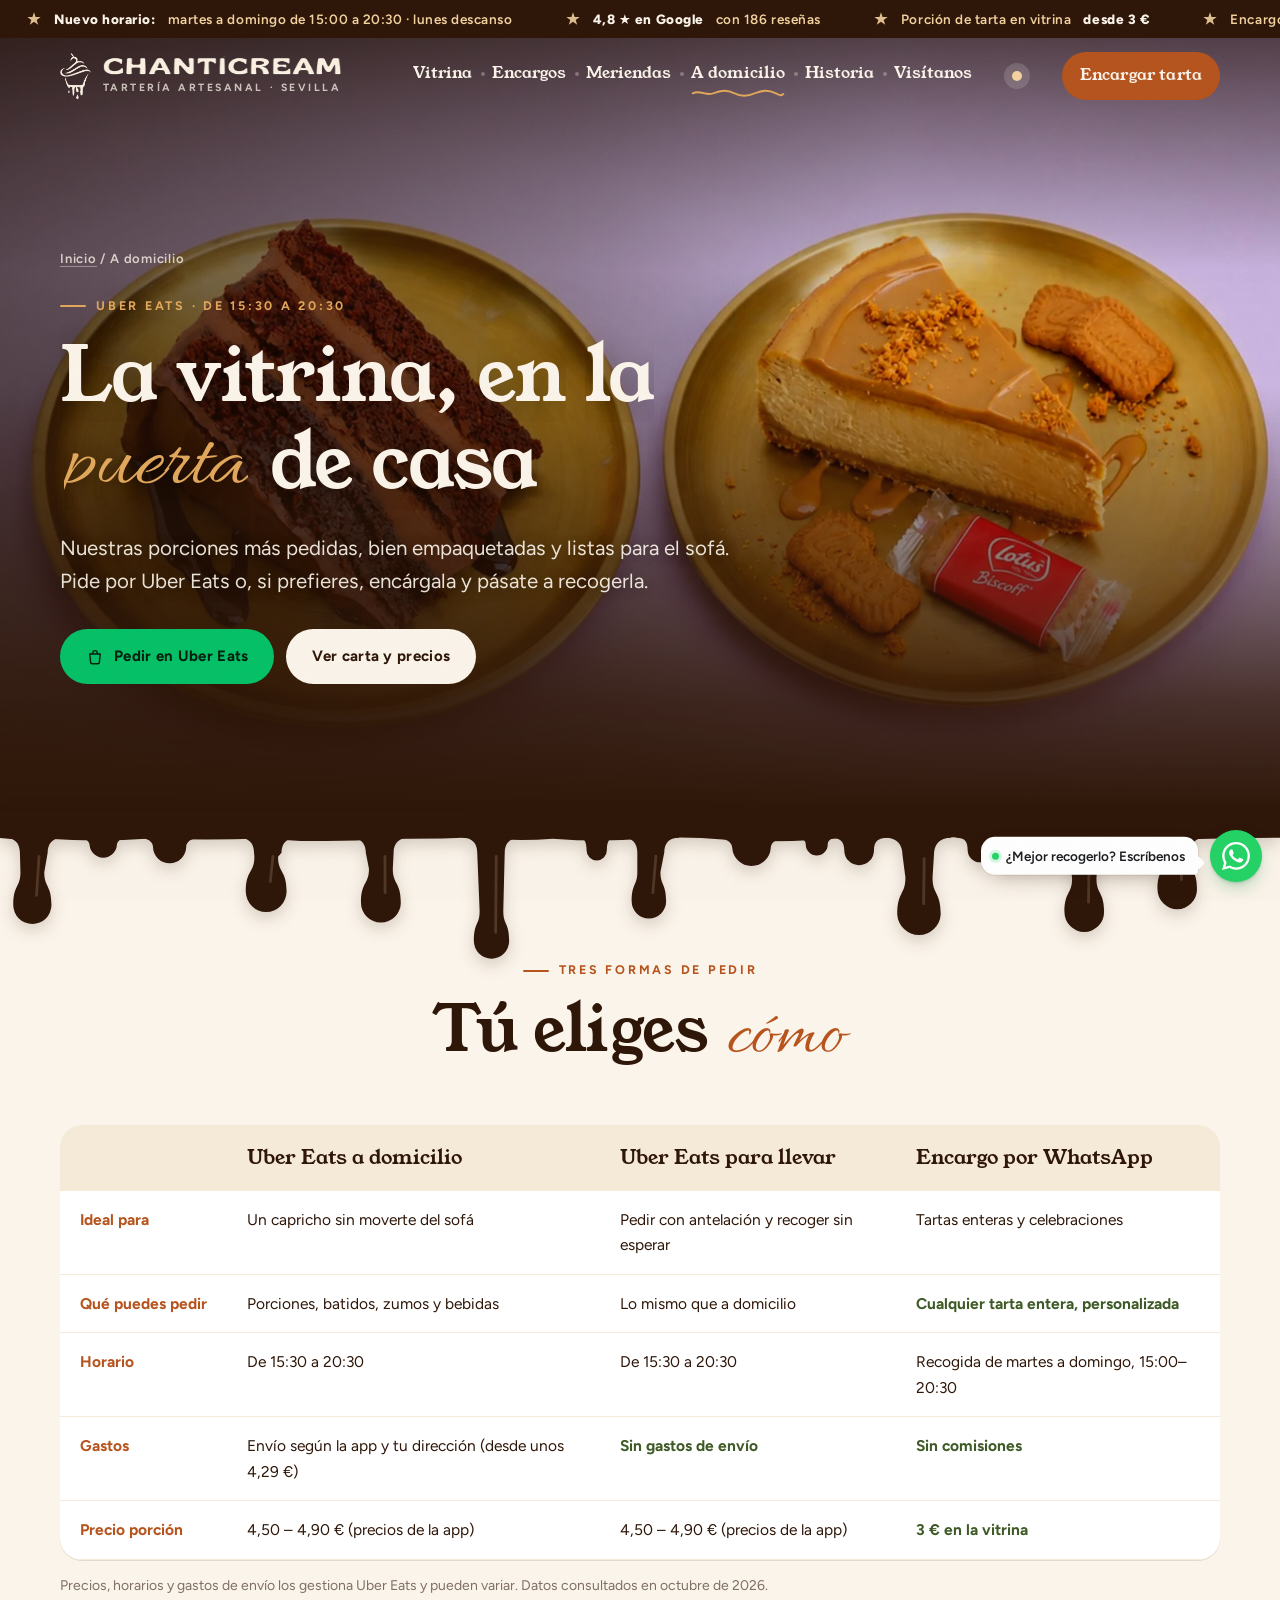
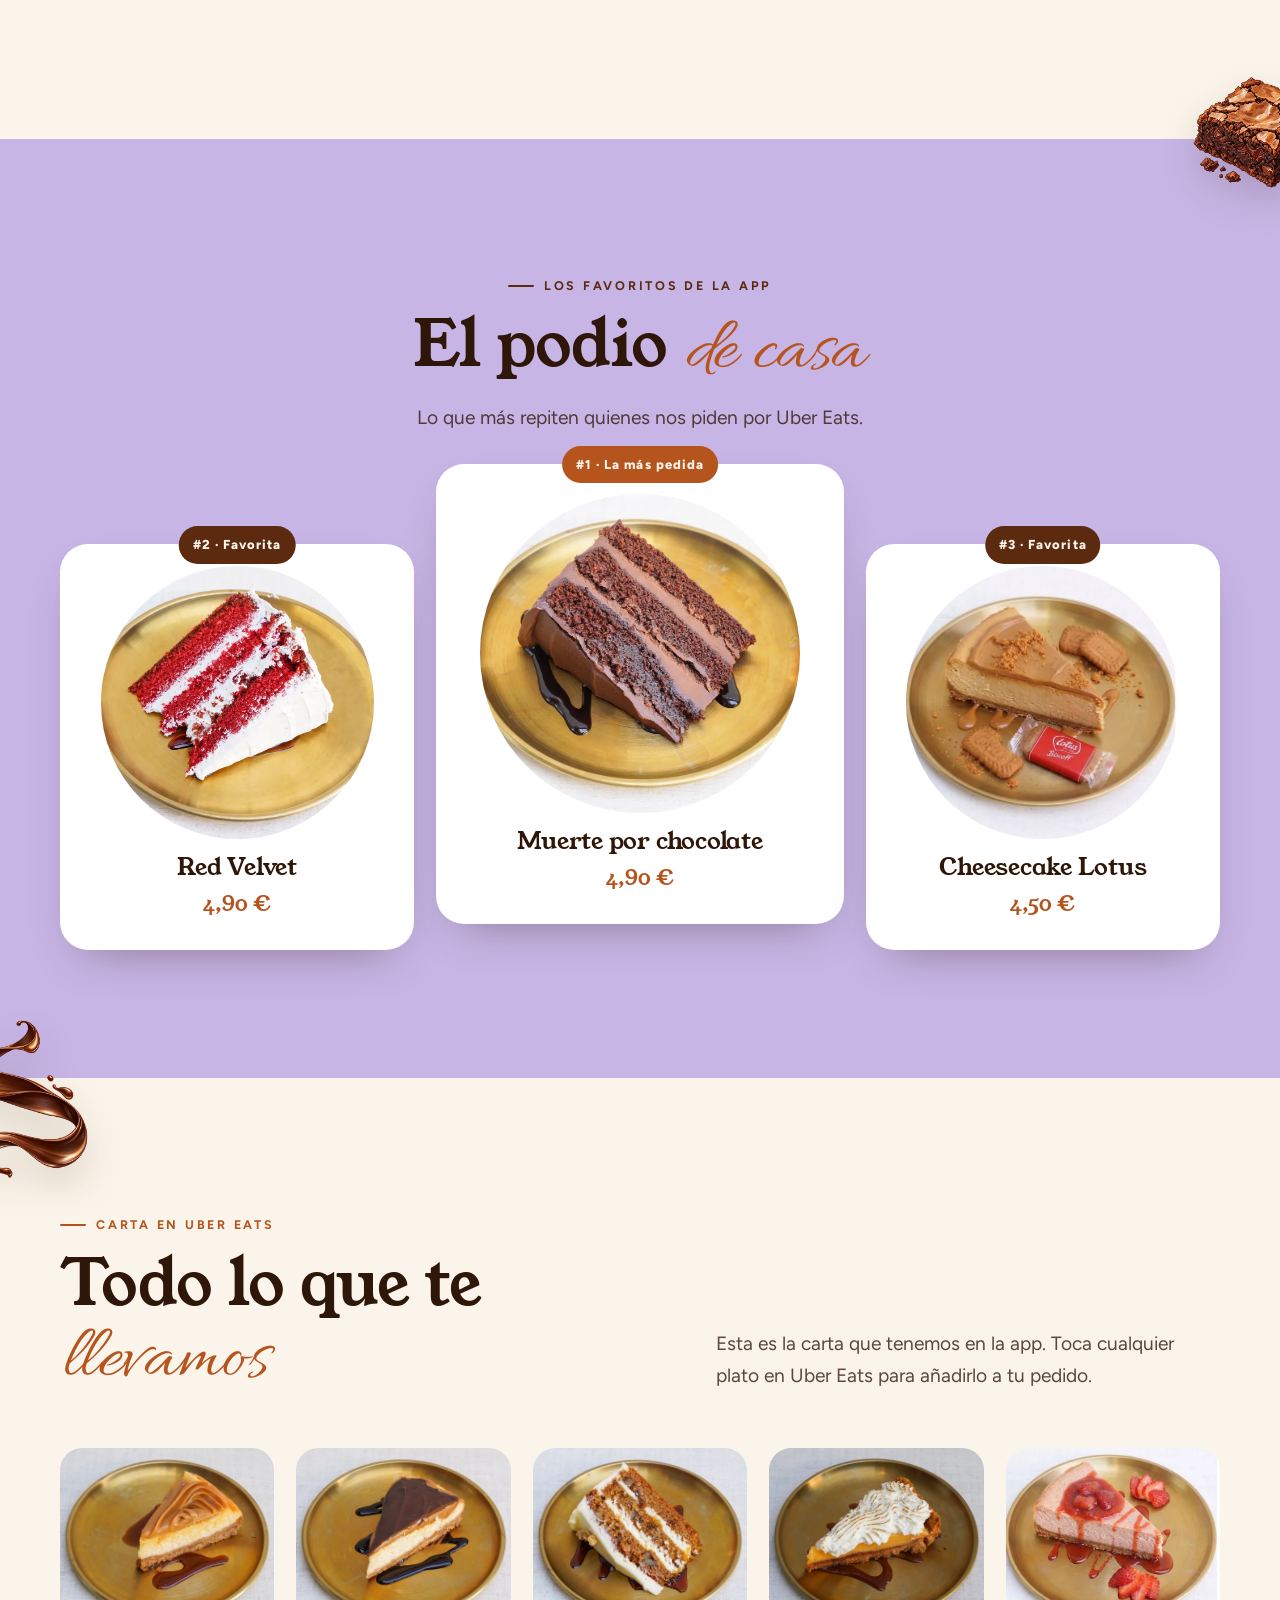
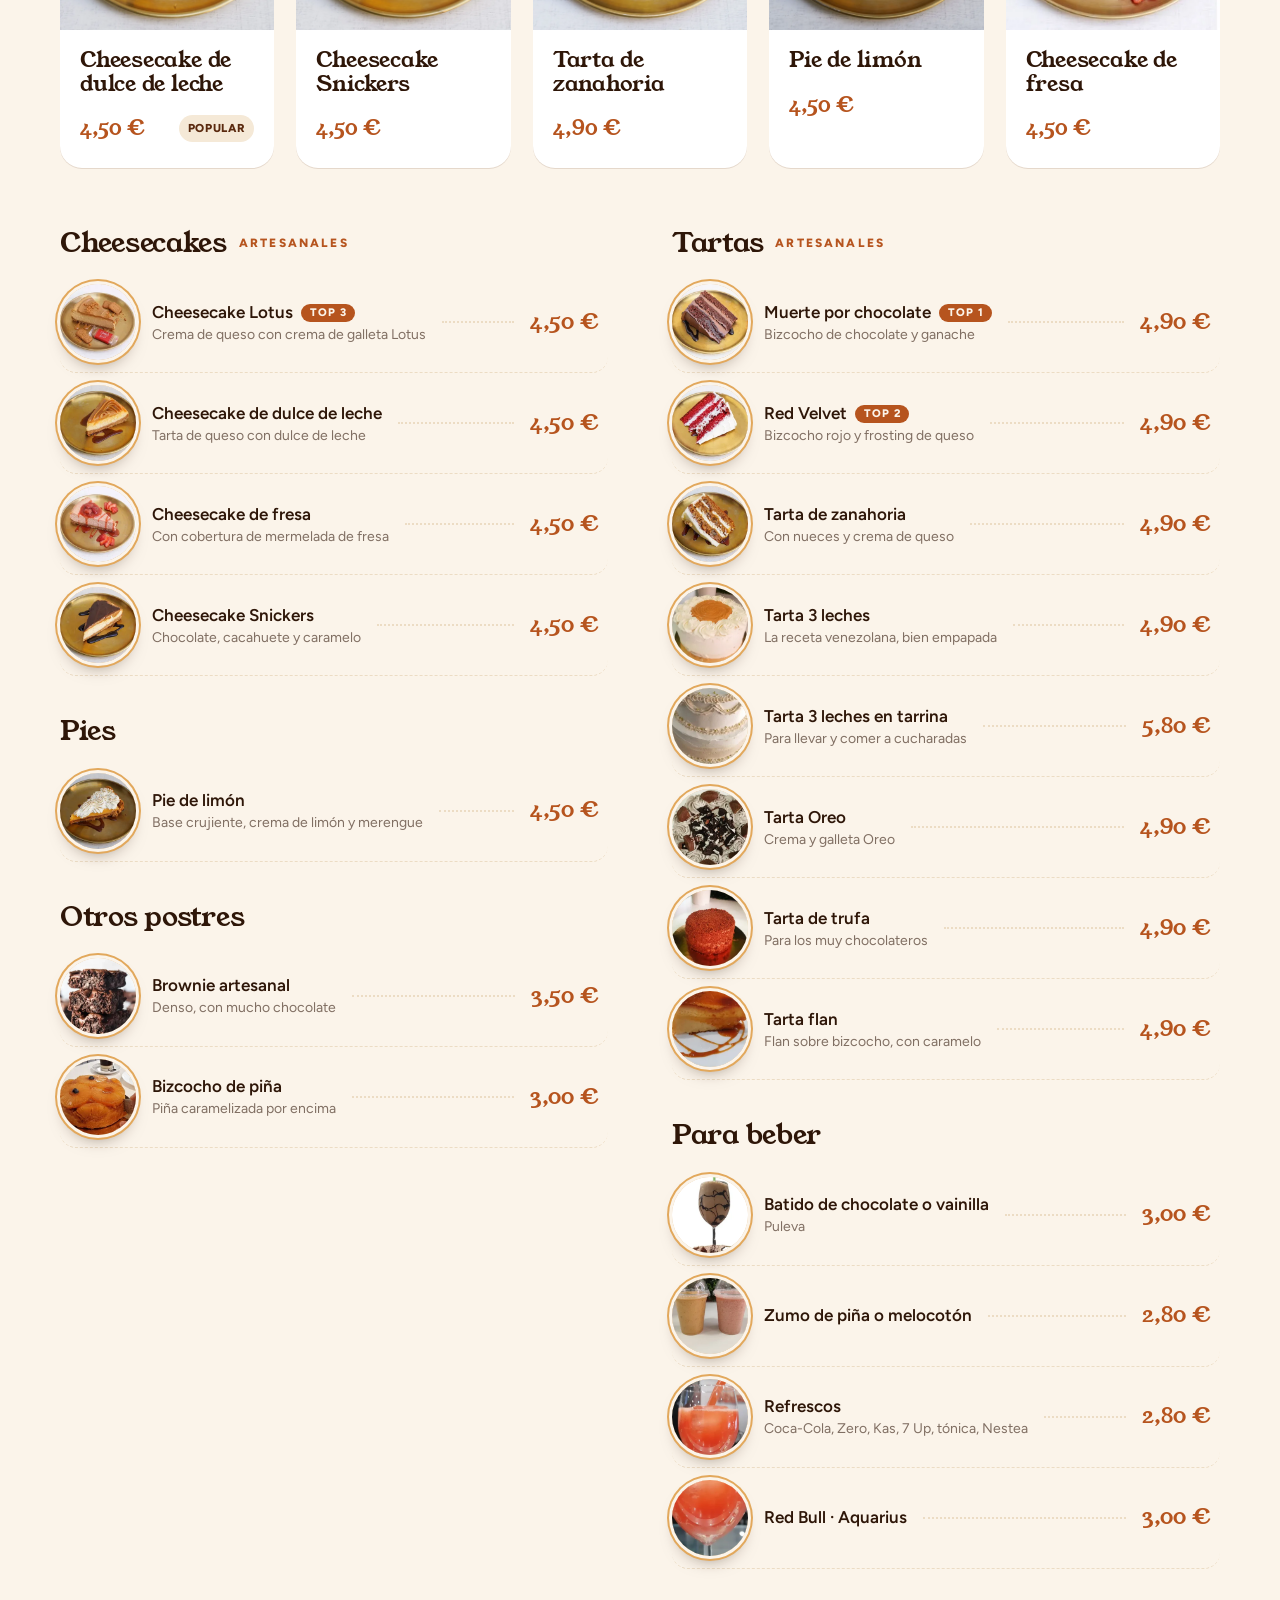
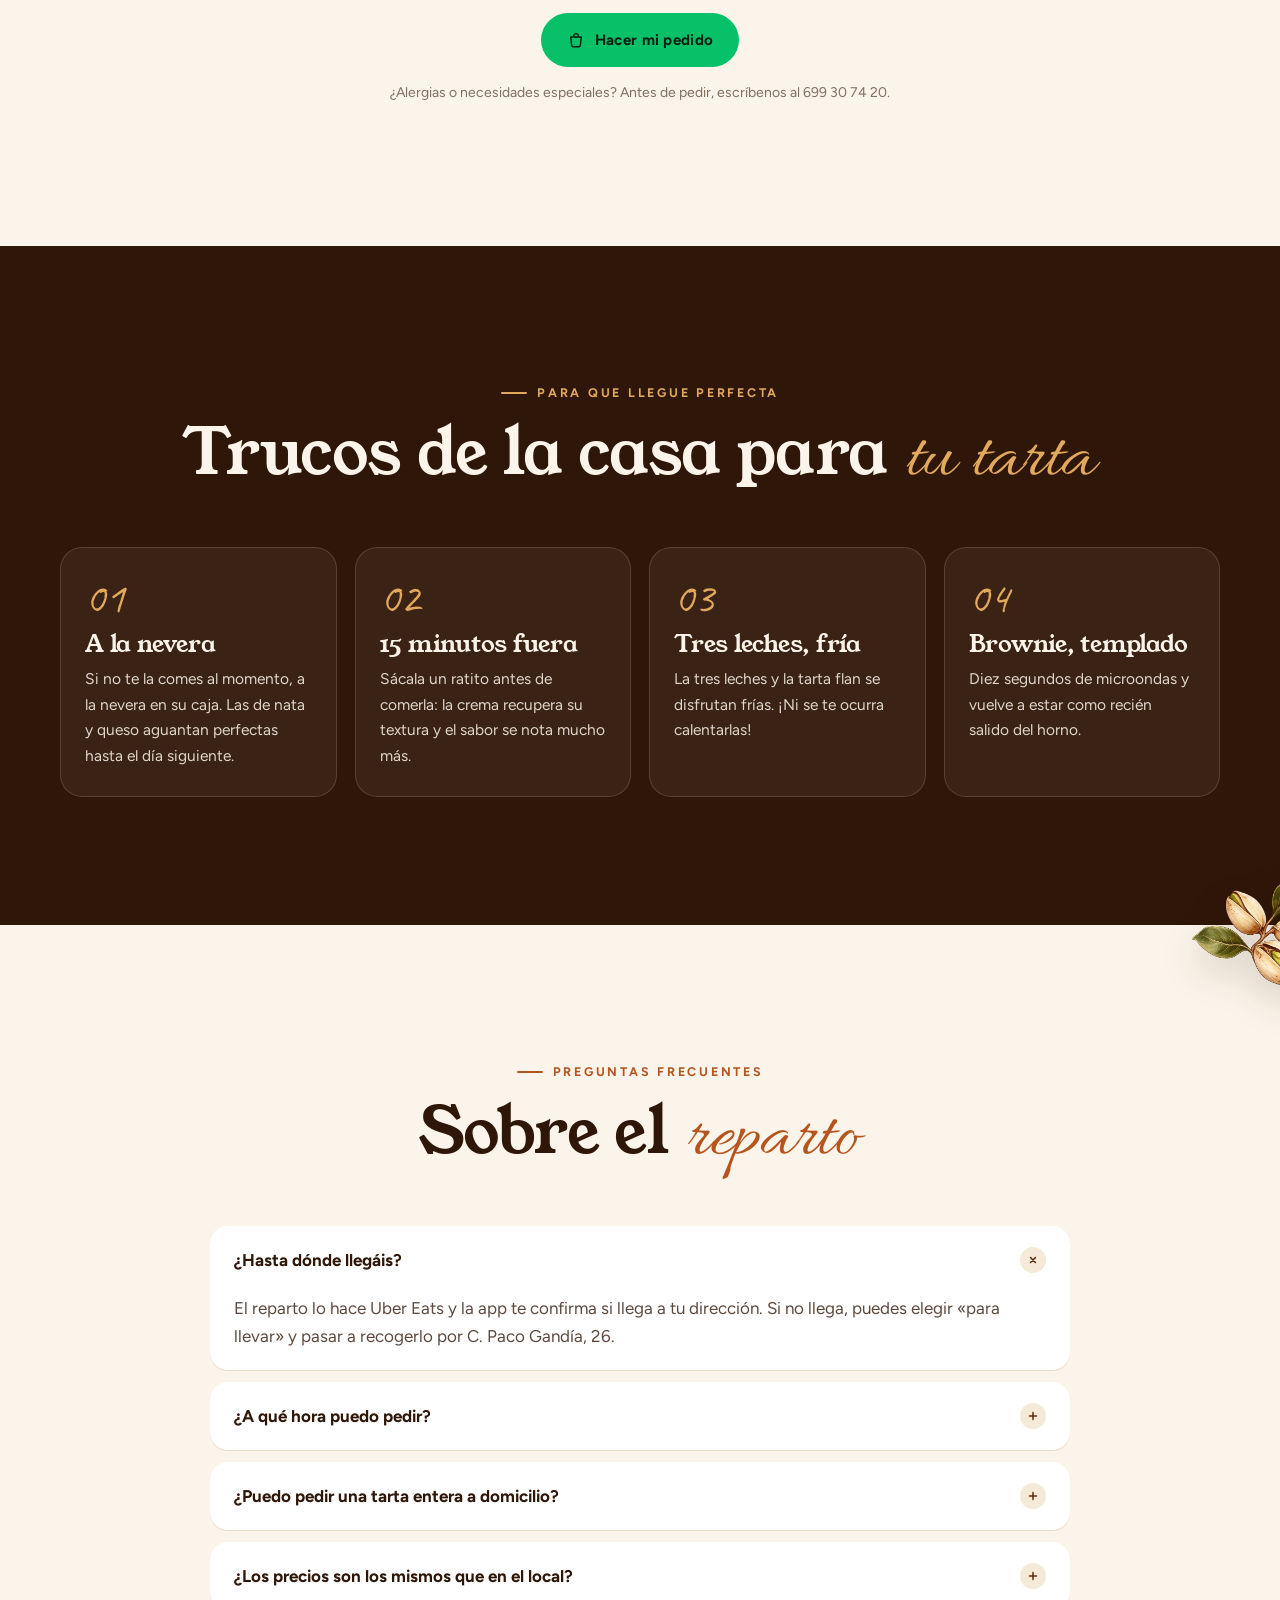
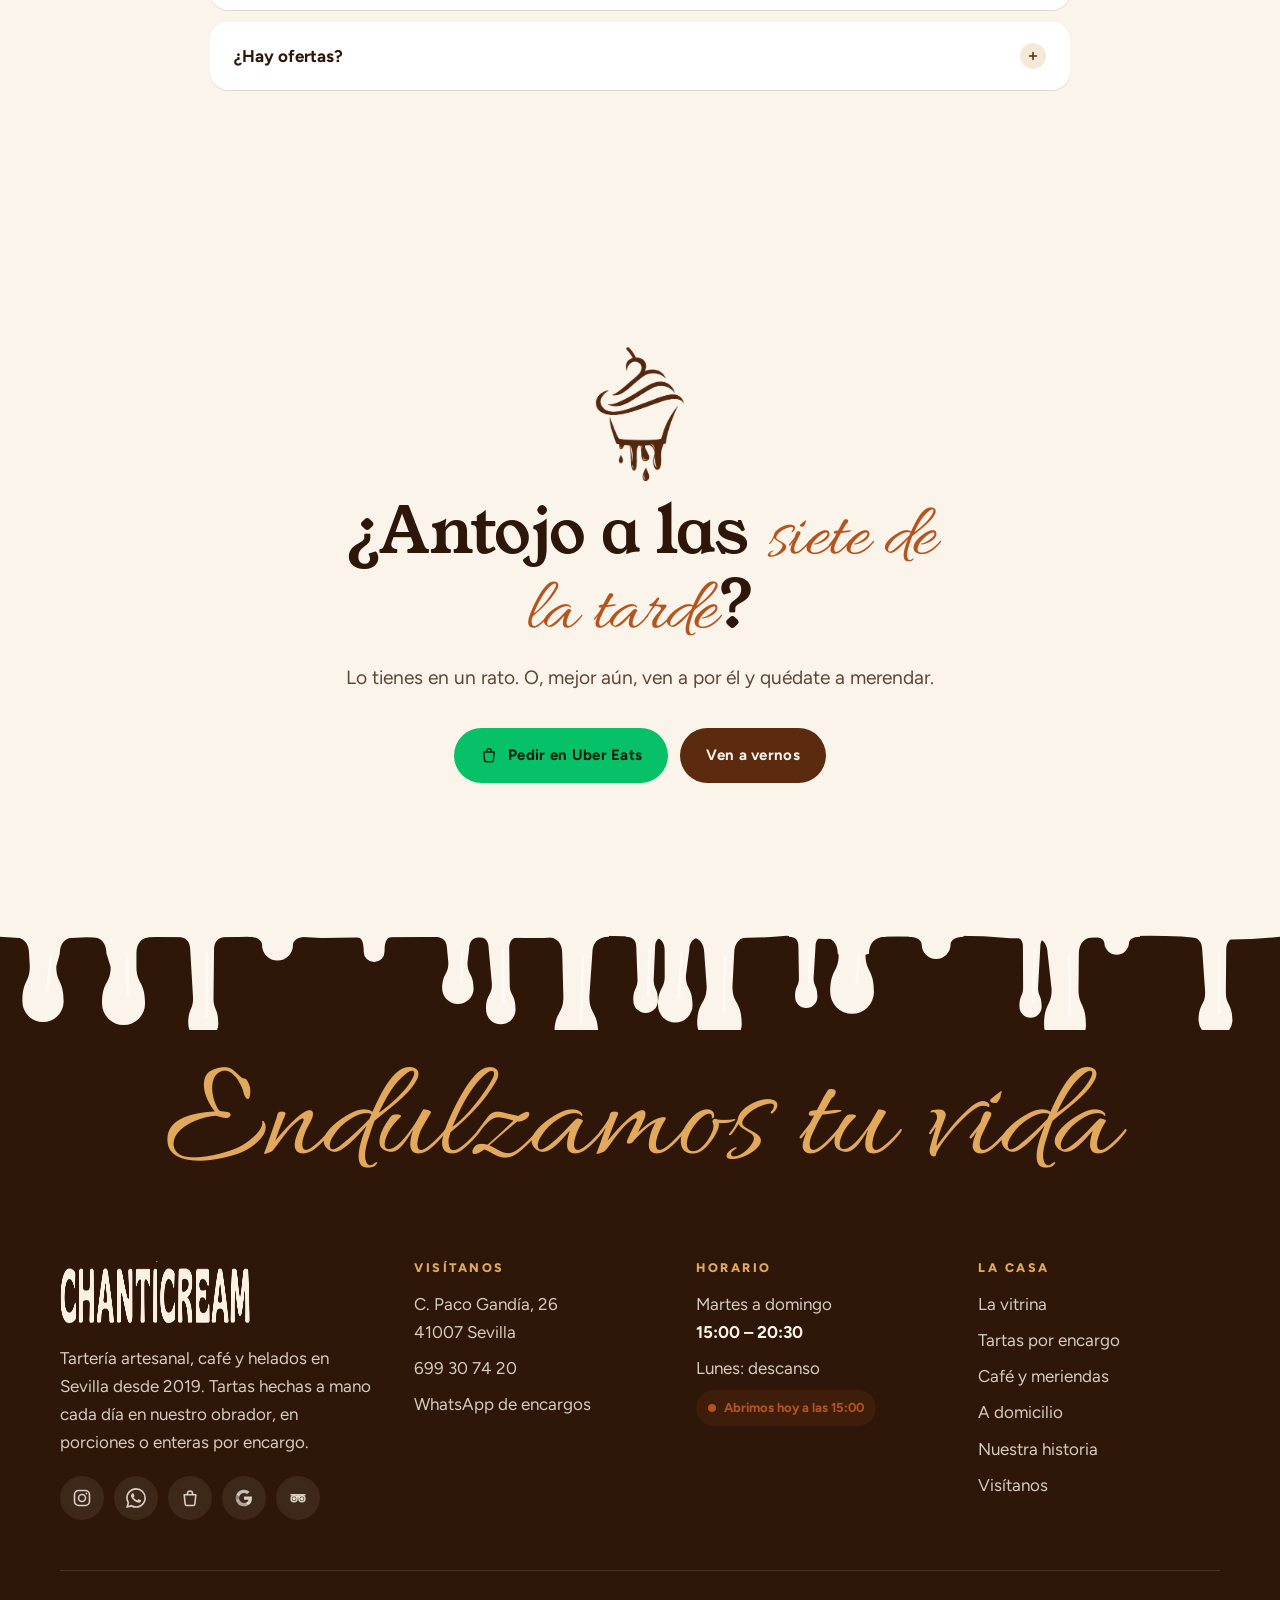
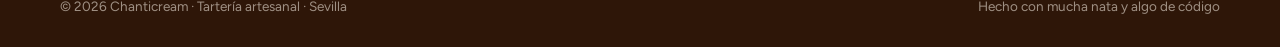
<file: a-domicilio.html>
<!doctype html>
<html lang="es">
<head>
<meta charset="utf-8">
<meta name="viewport" content="width=device-width, initial-scale=1, viewport-fit=cover">
<title>Tartas a domicilio en Sevilla por Uber Eats · Chanticream</title>
<meta name="description" content="Pide nuestras tartas en porción a domicilio por Uber Eats: muerte por chocolate, red velvet, cheesecake Lotus, tres leches, pie de limón y más. Reparto de 15:30 a 20:30 en Sevilla.">
<meta name="theme-color" content="#2e1608">
<meta property="og:type" content="website">
<meta property="og:site_name" content="Chanticream">
<link rel="canonical" href="https://sefiro888.github.io/chanticream/a-domicilio.html">
<meta property="og:url" content="https://sefiro888.github.io/chanticream/a-domicilio.html">
<meta property="og:title" content="Tartas a domicilio en Sevilla por Uber Eats · Chanticream">
<meta property="og:description" content="Pide nuestras tartas en porción a domicilio por Uber Eats: muerte por chocolate, red velvet, cheesecake Lotus, tres leches, pie de limón y más. Reparto de 15:30 a 20:30 en Sevilla.">
<meta property="og:image" content="https://sefiro888.github.io/chanticream/assets/img/marca/compartir.jpg">
<meta property="og:image:secure_url" content="https://sefiro888.github.io/chanticream/assets/img/marca/compartir.jpg">
<meta property="og:image:type" content="image/jpeg">
<meta property="og:image:width" content="1200">
<meta property="og:image:height" content="630">
<meta property="og:image:alt" content="Logo de Chanticream junto a porciones de muerte por chocolate y red velvet">
<meta property="og:locale" content="es_ES">
<meta name="twitter:card" content="summary_large_image">
<meta name="twitter:title" content="Tartas a domicilio en Sevilla por Uber Eats · Chanticream">
<meta name="twitter:description" content="Pide nuestras tartas en porción a domicilio por Uber Eats: muerte por chocolate, red velvet, cheesecake Lotus, tres leches, pie de limón y más. Reparto de 15:30 a 20:30 en Sevilla.">
<meta name="twitter:image" content="https://sefiro888.github.io/chanticream/assets/img/marca/compartir.jpg">
<link rel="icon" href="assets/img/marca/favicon.png" type="image/png">
<link rel="apple-touch-icon" href="assets/img/marca/apple-touch-icon.png">
<link rel="preconnect" href="https://fonts.googleapis.com">
<link rel="preconnect" href="https://fonts.gstatic.com" crossorigin>
<link href="https://fonts.googleapis.com/css2?family=Allura&family=Caveat:wght@500;700&family=Figtree:ital,wght@0,400..800;1,400..800&family=Young+Serif&display=swap" rel="stylesheet">
<link rel="stylesheet" href="assets/css/site.css?v=2610281106">

</head>
<body class="con-hero" data-pagina="domicilio">


<a class="saltar" href="#contenido">Saltar al contenido</a>
<div class="ticker" role="region" aria-label="Avisos de Chanticream"><div class="ticker__pista"><span class="ticker__item"><svg class="ticker__sep" viewBox="0 0 24 24" fill="currentColor" aria-hidden="true"><path d="M12 2l2.4 6.9H22l-6 4.6 2.3 7.1L12 16.3 5.7 20.6 8 13.5l-6-4.6h7.6Z"/></svg><b>Nuevo horario:</b> martes a domingo de 15:00 a 20:30 · lunes descanso</span><span class="ticker__item"><svg class="ticker__sep" viewBox="0 0 24 24" fill="currentColor" aria-hidden="true"><path d="M12 2l2.4 6.9H22l-6 4.6 2.3 7.1L12 16.3 5.7 20.6 8 13.5l-6-4.6h7.6Z"/></svg><b>4,8 ★ en Google</b> con 186 reseñas</span><span class="ticker__item"><svg class="ticker__sep" viewBox="0 0 24 24" fill="currentColor" aria-hidden="true"><path d="M12 2l2.4 6.9H22l-6 4.6 2.3 7.1L12 16.3 5.7 20.6 8 13.5l-6-4.6h7.6Z"/></svg>Porción de tarta en vitrina <b>desde 3 €</b></span><span class="ticker__item"><svg class="ticker__sep" viewBox="0 0 24 24" fill="currentColor" aria-hidden="true"><path d="M12 2l2.4 6.9H22l-6 4.6 2.3 7.1L12 16.3 5.7 20.6 8 13.5l-6-4.6h7.6Z"/></svg>Encargos por WhatsApp con <b>2 días</b> de antelación · <a href="https://wa.me/34699307420" target="_blank" rel="noopener">699 30 74 20</a></span><span class="ticker__item"><svg class="ticker__sep" viewBox="0 0 24 24" fill="currentColor" aria-hidden="true"><path d="M12 2l2.4 6.9H22l-6 4.6 2.3 7.1L12 16.3 5.7 20.6 8 13.5l-6-4.6h7.6Z"/></svg>También en <a href="https://www.ubereats.com/es/store/chanticream/9y39RoR6Vyi58FifijCMCQ" target="_blank" rel="noopener">Uber Eats</a> · a domicilio de 15:30 a 20:30</span><span class="ticker__item"><svg class="ticker__sep" viewBox="0 0 24 24" fill="currentColor" aria-hidden="true"><path d="M12 2l2.4 6.9H22l-6 4.6 2.3 7.1L12 16.3 5.7 20.6 8 13.5l-6-4.6h7.6Z"/></svg><b>Helados artesanales</b>, café 100 % natural y batidos</span><span class="ticker__item"><svg class="ticker__sep" viewBox="0 0 24 24" fill="currentColor" aria-hidden="true"><path d="M12 2l2.4 6.9H22l-6 4.6 2.3 7.1L12 16.3 5.7 20.6 8 13.5l-6-4.6h7.6Z"/></svg>Opciones <b>sin gluten y sin lactosa</b> por encargo</span><span class="ticker__item"><svg class="ticker__sep" viewBox="0 0 24 24" fill="currentColor" aria-hidden="true"><path d="M12 2l2.4 6.9H22l-6 4.6 2.3 7.1L12 16.3 5.7 20.6 8 13.5l-6-4.6h7.6Z"/></svg>Tartería artesanal en Sevilla <b>desde 2019</b></span><span aria-hidden="true" style="display:contents"><span class="ticker__item"><svg class="ticker__sep" viewBox="0 0 24 24" fill="currentColor" aria-hidden="true"><path d="M12 2l2.4 6.9H22l-6 4.6 2.3 7.1L12 16.3 5.7 20.6 8 13.5l-6-4.6h7.6Z"/></svg><b>Nuevo horario:</b> martes a domingo de 15:00 a 20:30 · lunes descanso</span><span class="ticker__item"><svg class="ticker__sep" viewBox="0 0 24 24" fill="currentColor" aria-hidden="true"><path d="M12 2l2.4 6.9H22l-6 4.6 2.3 7.1L12 16.3 5.7 20.6 8 13.5l-6-4.6h7.6Z"/></svg><b>4,8 ★ en Google</b> con 186 reseñas</span><span class="ticker__item"><svg class="ticker__sep" viewBox="0 0 24 24" fill="currentColor" aria-hidden="true"><path d="M12 2l2.4 6.9H22l-6 4.6 2.3 7.1L12 16.3 5.7 20.6 8 13.5l-6-4.6h7.6Z"/></svg>Porción de tarta en vitrina <b>desde 3 €</b></span><span class="ticker__item"><svg class="ticker__sep" viewBox="0 0 24 24" fill="currentColor" aria-hidden="true"><path d="M12 2l2.4 6.9H22l-6 4.6 2.3 7.1L12 16.3 5.7 20.6 8 13.5l-6-4.6h7.6Z"/></svg>Encargos por WhatsApp con <b>2 días</b> de antelación · <a href="https://wa.me/34699307420" target="_blank" rel="noopener">699 30 74 20</a></span><span class="ticker__item"><svg class="ticker__sep" viewBox="0 0 24 24" fill="currentColor" aria-hidden="true"><path d="M12 2l2.4 6.9H22l-6 4.6 2.3 7.1L12 16.3 5.7 20.6 8 13.5l-6-4.6h7.6Z"/></svg>También en <a href="https://www.ubereats.com/es/store/chanticream/9y39RoR6Vyi58FifijCMCQ" target="_blank" rel="noopener">Uber Eats</a> · a domicilio de 15:30 a 20:30</span><span class="ticker__item"><svg class="ticker__sep" viewBox="0 0 24 24" fill="currentColor" aria-hidden="true"><path d="M12 2l2.4 6.9H22l-6 4.6 2.3 7.1L12 16.3 5.7 20.6 8 13.5l-6-4.6h7.6Z"/></svg><b>Helados artesanales</b>, café 100 % natural y batidos</span><span class="ticker__item"><svg class="ticker__sep" viewBox="0 0 24 24" fill="currentColor" aria-hidden="true"><path d="M12 2l2.4 6.9H22l-6 4.6 2.3 7.1L12 16.3 5.7 20.6 8 13.5l-6-4.6h7.6Z"/></svg>Opciones <b>sin gluten y sin lactosa</b> por encargo</span><span class="ticker__item"><svg class="ticker__sep" viewBox="0 0 24 24" fill="currentColor" aria-hidden="true"><path d="M12 2l2.4 6.9H22l-6 4.6 2.3 7.1L12 16.3 5.7 20.6 8 13.5l-6-4.6h7.6Z"/></svg>Tartería artesanal en Sevilla <b>desde 2019</b></span></span></div></div>
<header class="header" id="header">
  <div class="wrap header__in">
    <a class="marca" href="index.html" aria-label="Chanticream, ir al inicio">
      <img class="marca__ico choco" src="assets/img/marca/cupcake.png" alt="" width="234" height="351">
      <img class="marca__ico crema" src="assets/img/marca/cupcake-crema.png" alt="" width="234" height="351">
      <span class="marca__txt">
        <img class="marca__wm choco" src="assets/img/marca/wordmark.png" alt="Chanticream" width="600" height="65">
        <img class="marca__wm crema" src="assets/img/marca/wordmark-crema.png" alt="" width="600" height="65">
        <span class="marca__sub">Tartería artesanal · Sevilla</span>
      </span>
    </a>
    <nav class="nav" aria-label="Principal"><a href="la-vitrina.html"><span>Vitrina</span><svg class="garabato" viewBox="0 0 100 12" preserveAspectRatio="none" aria-hidden="true"><path d="M2 7c8-5 14 4 22 0s14-5 22 0 14 4 22 0 14-5 22 0 6 2 8 1"/></svg></a><a href="encargos.html"><span>Encargos</span><svg class="garabato" viewBox="0 0 100 12" preserveAspectRatio="none" aria-hidden="true"><path d="M2 7c8-5 14 4 22 0s14-5 22 0 14 4 22 0 14-5 22 0 6 2 8 1"/></svg></a><a href="meriendas.html"><span>Meriendas</span><svg class="garabato" viewBox="0 0 100 12" preserveAspectRatio="none" aria-hidden="true"><path d="M2 7c8-5 14 4 22 0s14-5 22 0 14 4 22 0 14-5 22 0 6 2 8 1"/></svg></a><a href="a-domicilio.html" aria-current="page"><span>A domicilio</span><svg class="garabato" viewBox="0 0 100 12" preserveAspectRatio="none" aria-hidden="true"><path d="M2 7c8-5 14 4 22 0s14-5 22 0 14 4 22 0 14-5 22 0 6 2 8 1"/></svg></a><a href="nuestra-historia.html"><span>Historia</span><svg class="garabato" viewBox="0 0 100 12" preserveAspectRatio="none" aria-hidden="true"><path d="M2 7c8-5 14 4 22 0s14-5 22 0 14 4 22 0 14-5 22 0 6 2 8 1"/></svg></a><a href="visitanos.html"><span>Visítanos</span><svg class="garabato" viewBox="0 0 100 12" preserveAspectRatio="none" aria-hidden="true"><path d="M2 7c8-5 14 4 22 0s14-5 22 0 14 4 22 0 14-5 22 0 6 2 8 1"/></svg></a></nav>
    <span class="estado" data-estado data-abierto="1">Abierto</span>
    <a class="btn btn--caramelo btn--sm header__cta" href="encargos.html#configura">Encargar tarta</a>
    <button class="burger" aria-label="Abrir menú" aria-expanded="false" aria-controls="menu-movil"><span></span><span></span><span></span></button>
  </div>
</header>
<div class="menu-movil" id="menu-movil">
  <div class="menu-movil__goteo"><svg viewBox="0 0 1440 170" preserveAspectRatio="xMidYMin slice" aria-hidden="true" fill="currentColor"><path d="M0,0 H1440 V30 Q1404,31.7 1369,31.2 Q1325,33.8 1281,29.0 Q1239,32.4 1197,31.0 Q1154,28.5 1110,31.1 Q1072,28.4 1033,30.4 Q970,32.3 906,29.2 Q834,27.9 761,28.6 Q700,30.4 640,29.2 Q580,30.6 520,31.8 Q472,34.2 424,30.0 Q354,27.6 284,28.7 Q238,30.6 191,29.2 Q132,27.3 73,31.1 Q36,33.5 0,29.3 Z"/><path class="hilo" style="--d:5.9s;--r:-0.2s" d="M32.0,24 H82.0 V30 C73.7,30 70.1,33.5 70.1,43.7 A13.1,13.1 0 0 1 43.9,43.7 C43.9,33.5 40.3,30 32.0,30 Z"/><path class="hilo" style="--d:8.0s;--r:-0.8s" d="M110.6,24 H170.0 V30 C159.1,30 154.4,36.2 154.4,45.6 L151.5,94.1 C151.5,109.6 158.7,106.7 158.7,127.0 A19.4,19.4 0 0 1 120.0,127.0 C120.0,106.7 127.2,109.6 127.2,94.1 L126.1,45.6 C126.1,36.2 121.4,30 110.6,30 Z"/><path class="hilo" style="--d:8.4s;--r:-2.5s" d="M189.0,24 H254.2 V30 C243.3,30 238.7,34.6 238.7,45.6 A17.2,17.2 0 0 1 204.4,45.6 C204.4,34.6 199.8,30 189.0,30 Z"/><path class="hilo" style="--d:8.6s;--r:-5.6s" d="M255.6,24 H328.2 V30 C314.9,30 309.2,37.6 309.2,49.0 L304.7,88.6 C304.7,107.9 314.1,104.3 314.1,129.7 A24.2,24.2 0 0 1 265.6,129.7 C265.6,104.3 275.0,107.9 275.0,88.6 L274.6,49.0 C274.6,37.6 268.9,30 255.6,30 Z"/><path class="hilo" style="--d:7.9s;--r:-2.1s" d="M342.7,24 H388.2 V30 C379.8,30 376.3,34.8 376.3,41.9 L372.5,87.6 C372.5,99.2 377.6,97.0 377.6,112.2 A14.4,14.4 0 0 1 348.8,112.2 C348.8,97.0 353.9,99.2 353.9,87.6 L354.6,41.9 C354.6,34.8 351.1,30 342.7,30 Z"/><path class="hilo" style="--d:7.0s;--r:-5.5s" d="M459.5,24 H504.7 V30 C496.4,30 492.8,34.7 492.8,41.8 L493.1,106.4 C493.1,117.9 498.2,115.8 498.2,130.8 A14.3,14.3 0 0 1 469.5,130.8 C469.5,115.8 474.6,117.9 474.6,106.4 L471.4,41.8 C471.4,34.7 467.8,30 459.5,30 Z"/><path class="hilo" style="--d:7.4s;--r:-6.3s" d="M511.2,24 H594.0 V30 C580.3,30 574.4,35.9 574.4,41.8 A21.8,21.8 0 0 1 530.8,41.8 C530.8,35.9 524.9,30 511.2,30 Z"/><path class="hilo" style="--d:6.0s;--r:-4.6s" d="M639.6,24 H704.8 V30 C692.8,30 687.7,36.8 687.7,47.1 L686.9,108.8 C686.9,126.5 695.6,123.2 695.6,146.4 A22.1,22.1 0 0 1 651.4,146.4 C651.4,123.2 660.2,126.5 660.2,108.8 L656.7,47.1 C656.7,36.8 651.5,30 639.6,30 Z"/><path class="hilo" style="--d:5.2s;--r:-0.6s" d="M758.1,24 H796.4 V30 C789.3,30 786.3,34.0 786.3,40.0 L783.4,84.2 C783.4,93.9 787.8,92.1 787.8,105.0 A12.2,12.2 0 0 1 763.4,105.0 C763.4,92.1 767.8,93.9 767.8,84.2 L768.1,40.0 C768.1,34.0 765.1,30 758.1,30 Z"/><path class="hilo" style="--d:6.2s;--r:-1.1s" d="M856.9,24 H917.9 V30 C906.8,30 902.0,36.4 902.0,46.0 L901.5,67.5 C901.5,82.6 908.0,79.7 908.0,99.6 A18.9,18.9 0 0 1 870.1,99.6 C870.1,79.7 876.6,82.6 876.6,67.5 L872.9,46.0 C872.9,36.4 868.1,30 856.9,30 Z"/><path class="hilo" style="--d:7.0s;--r:-1.6s" d="M956.9,24 H1020.1 V30 C1009.6,30 1005.1,34.5 1005.1,41.5 A16.6,16.6 0 0 1 971.8,41.5 C971.8,34.5 967.3,30 956.9,30 Z"/><path class="hilo" style="--d:6.9s;--r:-0.9s" d="M1029.2,24 H1090.3 V30 C1080.2,30 1075.9,34.3 1075.9,42.3 A16.1,16.1 0 0 1 1043.7,42.3 C1043.7,34.3 1039.4,30 1029.2,30 Z"/><path class="hilo" style="--d:8.1s;--r:-0.3s" d="M1095.5,24 H1146.4 V30 C1137.1,30 1133.1,35.3 1133.1,43.3 L1130.8,78.8 C1130.8,91.4 1136.1,89.0 1136.1,105.6 A15.7,15.7 0 0 1 1104.6,105.6 C1104.6,89.0 1109.9,91.4 1109.9,78.8 L1108.8,43.3 C1108.8,35.3 1104.8,30 1095.5,30 Z"/><path class="hilo" style="--d:8.5s;--r:-1.7s" d="M1148.9,24 H1199.4 V30 C1191.1,30 1187.5,33.6 1187.5,37.2 A13.3,13.3 0 0 1 1160.9,37.2 C1160.9,33.6 1157.3,30 1148.9,30 Z"/><path class="hilo" style="--d:5.1s;--r:-3.2s" d="M1230.3,24 H1277.2 V30 C1268.6,30 1264.9,34.9 1264.9,42.3 L1265.0,104.6 C1265.0,117.6 1271.5,115.1 1271.5,132.1 A16.2,16.2 0 0 1 1239.2,132.1 C1239.2,115.1 1245.8,117.6 1245.8,104.6 L1242.6,42.3 C1242.6,34.9 1238.9,30 1230.3,30 Z"/><path class="hilo" style="--d:8.3s;--r:-3.2s" d="M1302.4,24 H1347.8 V30 C1339.5,30 1335.9,34.8 1335.9,41.9 L1333.9,83.1 C1333.9,95.7 1340.4,93.3 1340.4,109.8 A15.7,15.7 0 0 1 1308.9,109.8 C1308.9,93.3 1315.3,95.7 1315.3,83.1 L1314.3,41.9 C1314.3,34.8 1310.7,30 1302.4,30 Z"/><path class="hilo" style="--d:5.9s;--r:-5.7s" d="M1360.8,24 H1410.7 V30 C1401.6,30 1397.7,35.2 1397.7,43.1 L1394.1,118.8 C1394.1,131.4 1399.6,129.0 1399.6,145.6 A15.8,15.8 0 0 1 1368.1,145.6 C1368.1,129.0 1373.6,131.4 1373.6,118.8 L1373.9,43.1 C1373.9,35.2 1369.9,30 1360.8,30 Z"/><path class="brillo" d="M145.6,49.6 L143.6,117.4 M298.4,53.0 L295.0,117.6 M369.6,45.9 L366.4,105.0 M486.2,45.8 L487.1,123.6 M678.1,51.1 L678.2,135.3 M780.7,44.0 L778.3,98.8 M893.0,50.0 L893.4,90.1 M1125.5,47.3 L1124.0,97.7 M1258.0,46.3 L1258.7,124.0 M1329.2,45.9 L1327.9,102.0 M1390.3,47.1 L1387.4,137.7"/></svg></div>
  <p class="menu-movil__lema">Endulzamos tu vida</p>
  <nav class="menu-movil__lista" aria-label="Menú"><a class="mm-link" href="index.html" style="transition-delay:0.15s"><img src="assets/img/deco/cupcake.webp" alt="" loading="lazy"><span><b>Inicio</b><small>volver a la entrada</small></span></a><a class="mm-link" href="la-vitrina.html" style="transition-delay:0.20s"><img src="assets/img/deco/red-velvet.webp" alt="" loading="lazy"><span><b>La vitrina</b><small>las porciones de hoy</small></span></a><a class="mm-link" href="encargos.html" style="transition-delay:0.25s"><img src="assets/img/deco/manga.webp" alt="" loading="lazy"><span><b>Tartas por encargo</b><small>tu tarta, a tu manera</small></span></a><a class="mm-link" href="meriendas.html" style="transition-delay:0.30s"><img src="assets/img/deco/cafe.webp" alt="" loading="lazy"><span><b>Café y meriendas</b><small>café, helados y batidos</small></span></a><a class="mm-link" href="a-domicilio.html" aria-current="page" style="transition-delay:0.35s"><img src="assets/img/deco/brownie.webp" alt="" loading="lazy"><span><b>A domicilio</b><small>en casa con Uber Eats</small></span></a><a class="mm-link" href="nuestra-historia.html" style="transition-delay:0.40s"><img src="assets/img/deco/batidor-espatula.webp" alt="" loading="lazy"><span><b>Nuestra historia</b><small>Paul, Andreina y desde 2019</small></span></a><a class="mm-link" href="visitanos.html" style="transition-delay:0.45s"><img src="assets/img/deco/fresas.webp" alt="" loading="lazy"><span><b>Visítanos</b><small>C. Paco Gandía, 26</small></span></a></nav>
  <div class="menu-movil__pie">
    <div>C. Paco Gandía, 26 · 41007 Sevilla<br>Martes a domingo · 15:00 a 20:30</div>
    <div class="ctas">
      <a class="btn btn--wa" href="https://wa.me/34699307420" target="_blank" rel="noopener"><svg viewBox="0 0 24 24" fill="currentColor"><path d="M17.47 14.38c-.3-.15-1.76-.87-2.03-.97-.27-.1-.47-.15-.67.15-.2.3-.77.97-.94 1.16-.17.2-.35.22-.64.07-.3-.15-1.26-.46-2.39-1.47-.88-.79-1.48-1.76-1.65-2.06-.17-.3-.02-.46.13-.6.13-.14.3-.35.45-.52.15-.18.2-.3.3-.5.1-.2.05-.37-.03-.52-.07-.15-.67-1.61-.92-2.21-.24-.58-.49-.5-.67-.51h-.57c-.2 0-.52.07-.79.37-.27.3-1.04 1.02-1.04 2.48 0 1.46 1.07 2.88 1.21 3.07.15.2 2.1 3.2 5.08 4.49.71.31 1.26.49 1.7.63.71.22 1.36.19 1.87.12.57-.09 1.76-.72 2-1.41.25-.7.25-1.29.18-1.42-.08-.12-.27-.2-.57-.34m-5.42 7.4h-.01a9.87 9.87 0 0 1-5.03-1.38l-.36-.21-3.74.98 1-3.65-.24-.37a9.86 9.86 0 0 1-1.51-5.26c0-5.45 4.44-9.88 9.89-9.88 2.64 0 5.12 1.03 6.99 2.9a9.82 9.82 0 0 1 2.89 6.99c0 5.45-4.44 9.88-9.88 9.88m8.41-18.3A11.82 11.82 0 0 0 12.05 0C5.5 0 .16 5.34.16 11.89c0 2.1.55 4.14 1.59 5.95L.06 24l6.3-1.65a11.88 11.88 0 0 0 5.68 1.45h.01c6.55 0 11.89-5.34 11.89-11.89a11.82 11.82 0 0 0-3.48-8.41Z"/></svg><span>WhatsApp</span></a>
      <a class="btn btn--nata" href="https://www.instagram.com/chanticream/" target="_blank" rel="noopener"><svg viewBox="0 0 24 24" fill="none" stroke="currentColor" stroke-width="1.9"><rect x="3" y="3" width="18" height="18" rx="5"/><circle cx="12" cy="12" r="4.2"/><circle cx="17.4" cy="6.6" r="1.1" fill="currentColor" stroke="none"/></svg><span>Instagram</span></a>
    </div>
  </div>
</div>
<main id="contenido">
<section class="hero hero--media" aria-labelledby="h-domicilio" style="background:#bba7dc">
  <div class="hero__fotos">
    <figure class="hero__foto hero__foto--movil" style="margin:0"><img src="assets/img/hero/domicilio.webp" alt="Porción de muerte por chocolate y cheesecake Lotus sobre platos dorados" fetchpriority="high" style="object-position:70% 50%"></figure>
  </div>
  <div class="wrap hero__in">
    <nav class="miga" aria-label="Migas"><a href="index.html">Inicio</a> / A domicilio</nav>
    <span class="eyebrow">Uber Eats · de 15:30 a 20:30</span>
    <h1 id="h-domicilio" data-sube style="margin-top:18px">La vitrina, en la <em>puerta</em> de casa</h1>
    <p class="hero__txt">Nuestras porciones más pedidas, bien empaquetadas y listas para el sofá. Pide por Uber Eats o, si prefieres, encárgala y pásate a recogerla.</p>
    <div class="ctas">
      <a class="btn btn--uber" href="https://www.ubereats.com/es/store/chanticream/9y39RoR6Vyi58FifijCMCQ" target="_blank" rel="noopener"><svg viewBox="0 0 24 24" fill="none" stroke="currentColor" stroke-width="1.9" stroke-linejoin="round"><path d="M5 8h14l-1.2 11.2a2 2 0 0 1-2 1.8H8.2a2 2 0 0 1-2-1.8Z"/><path d="M9 8V6.5a3 3 0 0 1 6 0V8"/></svg><span>Pedir en Uber Eats</span></a>
      <a class="btn btn--nata" href="#carta">Ver carta y precios</a>
    </div>
  </div>
</section>
<div class="goteo"><svg viewBox="0 0 1440 170" preserveAspectRatio="xMidYMin slice" aria-hidden="true" fill="currentColor"><path d="M0,0 H1440 V30 Q1388,29.9 1337,31.7 Q1290,33.5 1244,30.8 Q1195,33.4 1146,29.2 Q1106,32.3 1067,29.2 Q1014,27.3 960,28.9 Q886,37.0 813,32.0 Q769,27.8 725,31.3 Q674,35.3 622,31.1 Q578,34.9 535,29.4 Q486,31.9 436,31.1 Q365,36.8 294,30.8 Q232,33.4 169,30.8 Q112,35.2 55,31.3 Q28,33.9 0,30.4 Z"/><path class="hilo" style="--d:6.4s;--r:-2.4s" d="M5.3,24 H70.7 V30 C58.7,30 53.6,36.8 53.6,47.1 L49.8,69.0 C49.8,86.2 57.9,83.0 57.9,105.6 A21.5,21.5 0 0 1 14.9,105.6 C14.9,83.0 23.0,86.2 23.0,69.0 L22.4,47.1 C22.4,36.8 17.3,30 5.3,30 Z"/><path class="hilo" style="--d:7.0s;--r:-1.6s" d="M86.9,24 H145.3 V30 C135.6,30 131.5,34.1 131.5,38.3 A15.4,15.4 0 0 1 100.8,38.3 C100.8,34.1 96.6,30 86.9,30 Z"/><path class="hilo" style="--d:6.7s;--r:-4.2s" d="M155.3,24 H226.4 V30 C214.6,30 209.5,35.1 209.5,40.1 A18.7,18.7 0 0 1 172.1,40.1 C172.1,35.1 167.1,30 155.3,30 Z"/><path class="hilo" style="--d:8.2s;--r:-6.9s" d="M268.8,24 H333.7 V30 C321.8,30 316.7,36.8 316.7,47.0 L312.8,51.6 C312.8,69.9 322.4,66.5 322.4,90.6 A22.9,22.9 0 0 1 276.5,90.6 C276.5,66.5 286.2,69.9 286.2,51.6 L285.8,47.0 C285.8,36.8 280.7,30 268.8,30 Z"/><path class="hilo" style="--d:6.4s;--r:-4.5s" d="M394.4,24 H460.0 V30 C447.9,30 442.8,36.9 442.8,47.2 L441.9,65.0 C441.9,82.9 450.9,79.6 450.9,103.1 A22.4,22.4 0 0 1 406.1,103.1 C406.1,79.6 415.1,82.9 415.1,65.0 L411.6,47.2 C411.6,36.9 406.5,30 394.4,30 Z"/><path class="hilo" style="--d:5.8s;--r:-3.6s" d="M520.0,24 H584.8 V30 C572.9,30 567.8,36.8 567.8,47.0 L566.2,112.6 C566.2,128.4 572.8,125.4 572.8,146.3 A19.8,19.8 0 0 1 533.1,146.3 C533.1,125.4 539.6,128.4 539.6,112.6 L536.9,47.0 C536.9,36.8 531.9,30 520.0,30 Z"/><path class="hilo" style="--d:7.3s;--r:-1.3s" d="M649.6,24 H693.0 V30 C685.8,30 682.7,33.1 682.7,44.2 A11.4,11.4 0 0 1 659.9,44.2 C659.9,33.1 656.8,30 649.6,30 Z"/><path class="hilo" style="--d:7.6s;--r:-4.2s" d="M700.3,24 H764.0 V30 C752.3,30 747.3,36.7 747.3,46.7 L743.0,68.6 C743.0,84.1 749.4,81.2 749.4,101.5 A19.4,19.4 0 0 1 710.6,101.5 C710.6,81.2 717.0,84.1 717.0,68.6 L717.0,46.7 C717.0,36.7 712.0,30 700.3,30 Z"/><path class="hilo" style="--d:7.6s;--r:-4.0s" d="M804.3,24 H886.7 V30 C873.0,30 867.1,35.9 867.1,41.7 A21.7,21.7 0 0 1 823.8,41.7 C823.8,35.9 817.9,30 804.3,30 Z"/><path class="hilo" style="--d:6.1s;--r:-3.6s" d="M895.4,24 H942.3 V30 C934.5,30 931.2,33.3 931.2,37.7 A12.3,12.3 0 0 1 906.5,37.7 C906.5,33.3 903.2,30 895.4,30 Z"/><path class="hilo" style="--d:5.1s;--r:-1.6s" d="M934.7,24 H998.3 V30 C987.8,30 983.2,34.5 983.2,44.3 A16.7,16.7 0 0 1 949.8,44.3 C949.8,34.5 945.2,30 934.7,30 Z"/><path class="hilo" style="--d:5.1s;--r:-2.6s" d="M995.8,24 H1070.2 V30 C1056.6,30 1050.7,37.8 1050.7,49.5 L1049.1,74.9 C1049.1,94.4 1058.3,90.8 1058.3,116.5 A24.5,24.5 0 0 1 1009.4,116.5 C1009.4,90.8 1018.6,94.4 1018.6,74.9 L1015.3,49.5 C1015.3,37.8 1009.4,30 995.8,30 Z"/><path class="hilo" style="--d:8.4s;--r:-2.2s" d="M1076.1,24 H1128.7 V30 C1120.0,30 1116.3,33.7 1116.3,43.8 A13.8,13.8 0 0 1 1088.6,43.8 C1088.6,33.7 1084.9,30 1076.1,30 Z"/><path class="hilo" style="--d:6.7s;--r:-2.1s" d="M1185.6,24 H1252.6 V30 C1240.3,30 1235.1,37.0 1235.1,47.6 L1233.5,75.8 C1233.5,93.6 1242.1,90.3 1242.1,113.7 A22.3,22.3 0 0 1 1197.5,113.7 C1197.5,90.3 1206.1,93.6 1206.1,75.8 L1203.2,47.6 C1203.2,37.0 1197.9,30 1185.6,30 Z"/><path class="hilo" style="--d:5.8s;--r:-2.8s" d="M1289.8,24 H1356.3 V30 C1344.1,30 1338.9,37.0 1338.9,47.4 L1338.0,50.6 C1338.0,68.3 1346.6,65.0 1346.6,88.2 A22.2,22.2 0 0 1 1302.2,88.2 C1302.2,65.0 1310.8,68.3 1310.8,50.6 L1307.2,47.4 C1307.2,37.0 1302.0,30 1289.8,30 Z"/><path class="brillo" d="M43.9,51.1 L41.1,94.8 M307.1,51.0 L304.1,79.1 M433.1,51.2 L433.2,91.9 M558.3,51.0 L557.6,136.4 M737.9,50.7 L734.5,91.8 M1039.7,53.5 L1039.1,104.2 M1225.2,51.6 L1224.6,102.5 M1329.0,51.4 L1329.1,77.2"/><path class="gota" d="M1033.8,126.8 C1044.8,142.7 1046.1,152.5 1046.1,154.9 A12.2,12.2 0 0 1 1021.6,154.9 C1021.6,152.5 1022.8,142.7 1033.8,126.8 Z"/></svg></div>

<!-- TRES FORMAS -->
<section class="sec" style="padding-top:clamp(100px,11vw,150px)">
<img class="deco deco--der deco--abajo" src="assets/img/deco/brownie.webp" alt="" aria-hidden="true" loading="lazy">
  <div class="wrap">
    <div class="cabecera cabecera--centro">
      <span class="eyebrow rv">Tres formas de pedir</span>
      <h2 class="titulo rv" data-d="1">Tú eliges <em>cómo</em></h2>
    </div>
    <div class="tabla-wrap rv">
      <table class="tabla">
        <thead><tr><th></th><th>Uber Eats a domicilio</th><th>Uber Eats para llevar</th><th>Encargo por WhatsApp</th></tr></thead>
        <tbody>
          <tr><th>Ideal para</th><td>Un capricho sin moverte del sofá</td><td>Pedir con antelación y recoger sin esperar</td><td>Tartas enteras y celebraciones</td></tr>
          <tr><th>Qué puedes pedir</th><td>Porciones, batidos, zumos y bebidas</td><td>Lo mismo que a domicilio</td><td><span class="si">Cualquier tarta entera, personalizada</span></td></tr>
          <tr><th>Horario</th><td>De 15:30 a 20:30</td><td>De 15:30 a 20:30</td><td>Recogida de martes a domingo, 15:00–20:30</td></tr>
          <tr><th>Gastos</th><td>Envío según la app y tu dirección (desde unos 4,29 €)</td><td><span class="si">Sin gastos de envío</span></td><td><span class="si">Sin comisiones</span></td></tr>
          <tr><th>Precio porción</th><td>4,50 – 4,90 € (precios de la app)</td><td>4,50 – 4,90 € (precios de la app)</td><td><span class="si">3 € en la vitrina</span></td></tr>
        </tbody>
      </table>
    </div>
    <p class="nota" style="margin-top:14px">Precios, horarios y gastos de envío los gestiona Uber Eats y pueden variar. Datos consultados en octubre de 2026.</p>
  </div>
</section>

<!-- PODIO -->
<section class="sec sec--lila">
  <div class="wrap">
    <div class="cabecera cabecera--centro">
      <span class="eyebrow rv" style="color:var(--choco)">Los favoritos de la app</span>
      <h2 class="titulo rv" data-d="1">El podio <em>de casa</em></h2>
      <p class="lead rv" data-d="2">Lo que más repiten quienes nos piden por Uber Eats.</p>
    </div>
    <div class="podio">
      <div class="podio__item rv" data-d="1"><span class="podio__pos">#2 · Favorita</span><img src="assets/img/carta/tarta-red-velvet.webp" alt="Porción de Red Velvet" loading="lazy"><h3>Red Velvet</h3><span class="precio">4,90 €</span></div>
      <div class="podio__item rv"><span class="podio__pos">#1 · La más pedida</span><img src="assets/img/carta/tarta-muerte-por-chocolate.webp" alt="Porción de muerte por chocolate" loading="lazy"><h3>Muerte por chocolate</h3><span class="precio">4,90 €</span></div>
      <div class="podio__item rv" data-d="2"><span class="podio__pos">#3 · Favorita</span><img src="assets/img/carta/cheesecake-lotus.webp" alt="Porción de cheesecake Lotus" loading="lazy"><h3>Cheesecake Lotus</h3><span class="precio">4,50 €</span></div>
    </div>
  </div>
</section>

<!-- CARTA -->
<section class="sec" id="carta">
<img class="deco deco--izq deco--arriba" src="assets/img/deco/cinta-chocolate.webp" alt="" aria-hidden="true" loading="lazy">
<img class="deco deco--der deco--abajo" src="assets/img/deco/chocolate-trio.webp" alt="" aria-hidden="true" loading="lazy">
  <div class="wrap">
    <div class="cabecera cabecera--split">
      <div>
        <span class="eyebrow rv">Carta en Uber Eats</span>
        <h2 class="titulo rv" data-d="1">Todo lo que te <em>llevamos</em></h2>
      </div>
      <p class="lead rv" data-d="2">Esta es la carta que tenemos en la app. Toca cualquier plato en Uber Eats para añadirlo a tu pedido.</p>
    </div>
    <div class="rejilla rv" style="grid-template-columns:repeat(auto-fill,minmax(210px,1fr));margin-bottom:60px">
      <article class="prod"><div class="prod__img"><img src="assets/img/carta/cheesecake-de-dulce-de-leche.webp" alt="Cheesecake de dulce de leche" loading="lazy"></div><div class="prod__body"><h3>Cheesecake de dulce de leche</h3><div class="prod__pie"><span class="precio">4,50 €</span><span class="tag">Popular</span></div></div></article>
      <article class="prod"><div class="prod__img"><img src="assets/img/carta/cheesecake-snickers.webp" alt="Cheesecake Snickers" loading="lazy"></div><div class="prod__body"><h3>Cheesecake Snickers</h3><div class="prod__pie"><span class="precio">4,50 €</span></div></div></article>
      <article class="prod"><div class="prod__img"><img src="assets/img/carta/tarta-de-zanahoria.webp" alt="Tarta de zanahoria" loading="lazy"></div><div class="prod__body"><h3>Tarta de zanahoria</h3><div class="prod__pie"><span class="precio">4,90 €</span></div></div></article>
      <article class="prod"><div class="prod__img"><img src="assets/img/carta/pie-de-limon.webp" alt="Pie de limón" loading="lazy"></div><div class="prod__body"><h3>Pie de limón</h3><div class="prod__pie"><span class="precio">4,50 €</span></div></div></article>
      <article class="prod"><div class="prod__img"><img src="assets/img/carta/cheesecake-de-fresa.webp" alt="Cheesecake de fresa" loading="lazy"></div><div class="prod__body"><h3>Cheesecake de fresa</h3><div class="prod__pie"><span class="precio">4,50 €</span></div></div></article>
    </div>
    <div class="carta" data-galeria>
      <div class="carta__grupo rv">
        <h3>Cheesecakes <small>artesanales</small></h3>
        <figure class="linea-carta"><img class="linea-carta__foto" src="assets/img/mini/cheesecake-lotus.webp" data-full="assets/img/carta/cheesecake-lotus.webp" alt="Cheesecake Lotus" loading="lazy" width="240" height="240"><span>Cheesecake Lotus<em class="chip">Top 3</em><small>Crema de queso con crema de galleta Lotus</small></span><i></i><b>4,50 €</b><figcaption hidden>Cheesecake Lotus · 4,50 €</figcaption></figure>
        <figure class="linea-carta"><img class="linea-carta__foto" src="assets/img/mini/cheesecake-dulce-de-leche.webp" data-full="assets/img/carta/cheesecake-de-dulce-de-leche.webp" alt="Cheesecake de dulce de leche" loading="lazy" width="240" height="240"><span>Cheesecake de dulce de leche<small>Tarta de queso con dulce de leche</small></span><i></i><b>4,50 €</b><figcaption hidden>Cheesecake de dulce de leche · 4,50 €</figcaption></figure>
        <figure class="linea-carta"><img class="linea-carta__foto" src="assets/img/mini/cheesecake-fresa.webp" data-full="assets/img/carta/cheesecake-de-fresa.webp" alt="Cheesecake de fresa" loading="lazy" width="240" height="240"><span>Cheesecake de fresa<small>Con cobertura de mermelada de fresa</small></span><i></i><b>4,50 €</b><figcaption hidden>Cheesecake de fresa · 4,50 €</figcaption></figure>
        <figure class="linea-carta"><img class="linea-carta__foto" src="assets/img/mini/cheesecake-snickers.webp" data-full="assets/img/carta/cheesecake-snickers.webp" alt="Cheesecake Snickers" loading="lazy" width="240" height="240"><span>Cheesecake Snickers<small>Chocolate, cacahuete y caramelo</small></span><i></i><b>4,50 €</b><figcaption hidden>Cheesecake Snickers · 4,50 €</figcaption></figure>
        <h3 class="carta__sub">Pies</h3>
        <figure class="linea-carta"><img class="linea-carta__foto" src="assets/img/mini/pie-de-limon.webp" data-full="assets/img/carta/pie-de-limon.webp" alt="Pie de limón" loading="lazy" width="240" height="240"><span>Pie de limón<small>Base crujiente, crema de limón y merengue</small></span><i></i><b>4,50 €</b><figcaption hidden>Pie de limón · 4,50 €</figcaption></figure>
        <h3 class="carta__sub">Otros postres</h3>
        <figure class="linea-carta"><img class="linea-carta__foto" src="assets/img/mini/brownie.webp" data-full="assets/img/ig/brownies.webp" alt="Brownie artesanal" loading="lazy" width="240" height="240"><span>Brownie artesanal<small>Denso, con mucho chocolate</small></span><i></i><b>3,50 €</b><figcaption hidden>Brownie artesanal · 3,50 €</figcaption></figure>
        <figure class="linea-carta"><img class="linea-carta__foto" src="assets/img/mini/bizcocho-pina.webp" data-full="assets/img/ig/bizcocho-pina.webp" alt="Bizcocho de piña" loading="lazy" width="240" height="240"><span>Bizcocho de piña<small>Piña caramelizada por encima</small></span><i></i><b>3,00 €</b><figcaption hidden>Bizcocho de piña · 3,00 €</figcaption></figure>
      </div>
      <div class="carta__grupo rv" data-d="2">
        <h3>Tartas <small>artesanales</small></h3>
        <figure class="linea-carta"><img class="linea-carta__foto" src="assets/img/mini/muerte-por-chocolate.webp" data-full="assets/img/carta/tarta-muerte-por-chocolate.webp" alt="Muerte por chocolate" loading="lazy" width="240" height="240"><span>Muerte por chocolate<em class="chip">Top 1</em><small>Bizcocho de chocolate y ganache</small></span><i></i><b>4,90 €</b><figcaption hidden>Muerte por chocolate · 4,90 €</figcaption></figure>
        <figure class="linea-carta"><img class="linea-carta__foto" src="assets/img/mini/red-velvet.webp" data-full="assets/img/carta/tarta-red-velvet.webp" alt="Red Velvet" loading="lazy" width="240" height="240"><span>Red Velvet<em class="chip">Top 2</em><small>Bizcocho rojo y frosting de queso</small></span><i></i><b>4,90 €</b><figcaption hidden>Red Velvet · 4,90 €</figcaption></figure>
        <figure class="linea-carta"><img class="linea-carta__foto" src="assets/img/mini/zanahoria.webp" data-full="assets/img/carta/tarta-de-zanahoria.webp" alt="Tarta de zanahoria" loading="lazy" width="240" height="240"><span>Tarta de zanahoria<small>Con nueces y crema de queso</small></span><i></i><b>4,90 €</b><figcaption hidden>Tarta de zanahoria · 4,90 €</figcaption></figure>
        <figure class="linea-carta"><img class="linea-carta__foto" src="assets/img/mini/tres-leches.webp" data-full="assets/img/ig/tres-leches-dulce.webp" alt="Tarta 3 leches" loading="lazy" width="240" height="240"><span>Tarta 3 leches<small>La receta venezolana, bien empapada</small></span><i></i><b>4,90 €</b><figcaption hidden>Tarta 3 leches · 4,90 €</figcaption></figure>
        <figure class="linea-carta"><img class="linea-carta__foto" src="assets/img/mini/tres-leches-tarrina.webp" data-full="assets/img/ig/tres-leches-entera.webp" alt="Tarta 3 leches en tarrina" loading="lazy" width="240" height="240"><span>Tarta 3 leches en tarrina<small>Para llevar y comer a cucharadas</small></span><i></i><b>5,80 €</b><figcaption hidden>Tarta 3 leches en tarrina · 5,80 €</figcaption></figure>
        <figure class="linea-carta"><img class="linea-carta__foto" src="assets/img/mini/oreo.webp" data-full="assets/img/ig/tarta-oreo.webp" alt="Tarta Oreo" loading="lazy" width="240" height="240"><span>Tarta Oreo<small>Crema y galleta Oreo</small></span><i></i><b>4,90 €</b><figcaption hidden>Tarta Oreo · 4,90 €</figcaption></figure>
        <figure class="linea-carta"><img class="linea-carta__foto" src="assets/img/mini/trufa.webp" data-full="assets/img/ig/mini-tarta-trufa.webp" alt="Tarta de trufa" loading="lazy" width="240" height="240"><span>Tarta de trufa<small>Para los muy chocolateros</small></span><i></i><b>4,90 €</b><figcaption hidden>Tarta de trufa · 4,90 €</figcaption></figure>
        <figure class="linea-carta"><img class="linea-carta__foto" src="assets/img/mini/flan.webp" data-full="assets/img/ig/flan-porcion.webp" alt="Tarta flan" loading="lazy" width="240" height="240"><span>Tarta flan<small>Flan sobre bizcocho, con caramelo</small></span><i></i><b>4,90 €</b><figcaption hidden>Tarta flan · 4,90 €</figcaption></figure>
        <h3 class="carta__sub">Para beber</h3>
        <figure class="linea-carta"><img class="linea-carta__foto" src="assets/img/mini/batido.webp" data-full="assets/img/ig/copa-chocolate.webp" alt="Batido de chocolate o vainilla" loading="lazy" width="240" height="240"><span>Batido de chocolate o vainilla<small>Puleva</small></span><i></i><b>3,00 €</b><figcaption hidden>Batido de chocolate o vainilla · 3,00 €</figcaption></figure>
        <figure class="linea-carta"><img class="linea-carta__foto" src="assets/img/mini/zumo.webp" data-full="assets/img/ig/smoothies.webp" alt="Zumo de piña o melocotón" loading="lazy" width="240" height="240"><span>Zumo de piña o melocotón</span><i></i><b>2,80 €</b><figcaption hidden>Zumo de piña o melocotón · 2,80 €</figcaption></figure>
        <figure class="linea-carta"><img class="linea-carta__foto" src="assets/img/mini/refrescos.webp" data-full="assets/img/reel/refresco.webp" alt="Refrescos" loading="lazy" width="240" height="240"><span>Refrescos<small>Coca-Cola, Zero, Kas, 7 Up, tónica, Nestea</small></span><i></i><b>2,80 €</b><figcaption hidden>Refrescos · 2,80 €</figcaption></figure>
        <figure class="linea-carta"><img class="linea-carta__foto" src="assets/img/mini/red-bull.webp" data-full="assets/img/reel/refresco.webp" alt="Red Bull · Aquarius" loading="lazy" width="240" height="240"><span>Red Bull · Aquarius</span><i></i><b>3,00 €</b><figcaption hidden>Red Bull · Aquarius · 3,00 €</figcaption></figure>
      </div>
    </div>
    <div class="ctas rv" style="justify-content:center;margin-top:44px"><a class="btn btn--uber" href="https://www.ubereats.com/es/store/chanticream/9y39RoR6Vyi58FifijCMCQ" target="_blank" rel="noopener"><svg viewBox="0 0 24 24" fill="none" stroke="currentColor" stroke-width="1.9" stroke-linejoin="round"><path d="M5 8h14l-1.2 11.2a2 2 0 0 1-2 1.8H8.2a2 2 0 0 1-2-1.8Z"/><path d="M9 8V6.5a3 3 0 0 1 6 0V8"/></svg><span>Hacer mi pedido</span></a></div>
    <p class="nota" style="text-align:center;margin-top:14px">¿Alergias o necesidades especiales? Antes de pedir, escríbenos al 699 30 74 20.</p>
  </div>
</section>

<!-- CÓMO LLEGA -->
<section class="sec sec--choco">
  <div class="wrap">
    <div class="cabecera cabecera--centro">
      <span class="eyebrow rv">Para que llegue perfecta</span>
      <h2 class="titulo rv" data-d="1">Trucos de la casa para <em>tu tarta</em></h2>
    </div>
    <div class="pasos">
      <div class="paso rv" data-d="1"><h3>A la nevera</h3><p>Si no te la comes al momento, a la nevera en su caja. Las de nata y queso aguantan perfectas hasta el día siguiente.</p></div>
      <div class="paso rv" data-d="2"><h3>15 minutos fuera</h3><p>Sácala un ratito antes de comerla: la crema recupera su textura y el sabor se nota mucho más.</p></div>
      <div class="paso rv" data-d="3"><h3>Tres leches, fría</h3><p>La tres leches y la tarta flan se disfrutan frías. ¡Ni se te ocurra calentarlas!</p></div>
      <div class="paso rv" data-d="4"><h3>Brownie, templado</h3><p>Diez segundos de microondas y vuelve a estar como recién salido del horno.</p></div>
    </div>
  </div>
</section>

<!-- FAQ -->
<section class="sec">
<img class="deco deco--der deco--arriba" src="assets/img/deco/pistacho.webp" alt="" aria-hidden="true" loading="lazy">
  <div class="wrap">
    <div class="cabecera cabecera--centro">
      <span class="eyebrow rv">Preguntas frecuentes</span>
      <h2 class="titulo rv" data-d="1">Sobre el <em>reparto</em></h2>
    </div>
    <div class="faq rv">
      <details open><summary>¿Hasta dónde llegáis?</summary><p>El reparto lo hace Uber Eats y la app te confirma si llega a tu dirección. Si no llega, puedes elegir «para llevar» y pasar a recogerlo por C. Paco Gandía, 26.</p></details>
      <details><summary>¿A qué hora puedo pedir?</summary><p>En la app, de 15:30 a 20:30. Los lunes, como la tienda, descansamos.</p></details>
      <details><summary>¿Puedo pedir una tarta entera a domicilio?</summary><p>Las tartas enteras se encargan por WhatsApp con 2 días de antelación y se recogen en la tienda. Mira la página de <a href="encargos.html">encargos</a>.</p></details>
      <details><summary>¿Los precios son los mismos que en el local?</summary><p>No: en la app las porciones cuestan entre 4,50 y 4,90 € por las comisiones de reparto. En la vitrina la porción está a 3 €.</p></details>
      <details><summary>¿Hay ofertas?</summary><p>Uber Eats lanza promociones de vez en cuando (descuentos en pedidos grandes, por ejemplo). Las verás directamente en nuestra ficha de la app.</p></details>
    </div>
  </div>
</section>

<section class="sec sec--crema cta-final" style="background:var(--nata)">
  <div class="wrap">
    <img class="cta-final__cupcake" src="assets/img/marca/cupcake.png" alt="">
    <h2 class="titulo rv">¿Antojo a las <em>siete de la tarde</em>?</h2>
    <p class="lead rv" data-d="1" style="margin:18px auto 0">Lo tienes en un rato. O, mejor aún, ven a por él y quédate a merendar.</p>
    <div class="ctas rv" data-d="2">
      <a class="btn btn--uber" href="https://www.ubereats.com/es/store/chanticream/9y39RoR6Vyi58FifijCMCQ" target="_blank" rel="noopener"><svg viewBox="0 0 24 24" fill="none" stroke="currentColor" stroke-width="1.9" stroke-linejoin="round"><path d="M5 8h14l-1.2 11.2a2 2 0 0 1-2 1.8H8.2a2 2 0 0 1-2-1.8Z"/><path d="M9 8V6.5a3 3 0 0 1 6 0V8"/></svg><span>Pedir en Uber Eats</span></a>
      <a class="btn" href="visitanos.html">Ven a vernos</a>
    </div>
  </div>
</section>

</main>

<footer class="footer">
  <div class="goteo-top"><svg viewBox="0 0 1440 170" preserveAspectRatio="xMidYMin slice" aria-hidden="true" fill="currentColor"><path d="M0,0 H1440 V30 Q1384,36.5 1329,29.9 Q1291,27.7 1253,30.4 Q1195,32.8 1137,31.7 Q1088,27.4 1040,30.0 Q1001,29.4 962,30.4 Q924,35.3 885,28.9 Q836,33.3 787,30.5 Q748,32.8 710,29.9 Q661,27.5 612,31.5 Q558,31.2 505,30.4 Q434,30.1 362,31.4 Q316,28.0 269,30.5 Q222,30.7 175,30.4 Q136,32.6 97,30.7 Q48,33.8 0,30.0 Z"/><path class="hilo" style="--d:8.1s;--r:-0.7s" d="M13.6,24 H86.4 V30 C73.0,30 67.3,37.6 67.3,49.0 L63.3,63.5 C63.3,82.0 71.6,78.5 71.6,102.9 A23.2,23.2 0 0 1 25.2,102.9 C25.2,78.5 33.5,82.0 33.5,63.5 L32.7,49.0 C32.7,37.6 27.0,30 13.6,30 Z"/><path class="hilo" style="--d:5.5s;--r:-2.3s" d="M101.2,24 H172.1 V30 C159.1,30 153.5,37.4 153.5,48.6 L153.5,64.2 C153.5,83.5 163.2,79.9 163.2,105.3 A24.2,24.2 0 0 1 114.8,105.3 C114.8,79.9 124.5,83.5 124.5,64.2 L119.7,48.6 C119.7,37.4 114.2,30 101.2,30 Z"/><path class="hilo" style="--d:8.5s;--r:-2.7s" d="M199.2,24 H255.5 V30 C245.2,30 240.8,35.9 240.8,44.7 L240.2,99.4 C240.2,112.9 245.6,110.4 245.6,128.1 A16.9,16.9 0 0 1 211.8,128.1 C211.8,110.4 217.2,112.9 217.2,99.4 L214.0,44.7 C214.0,35.9 209.6,30 199.2,30 Z"/><path class="hilo" style="--d:8.4s;--r:-7.9s" d="M279.2,24 H345.2 V30 C334.2,30 329.6,34.7 329.6,39.4 A17.4,17.4 0 0 1 294.8,39.4 C294.8,34.7 290.1,30 279.2,30 Z"/><path class="hilo" style="--d:6.2s;--r:-3.6s" d="M398.7,24 H443.2 V30 C435.8,30 432.6,33.2 432.6,46.9 A11.7,11.7 0 0 1 409.2,46.9 C409.2,33.2 406.1,30 398.7,30 Z"/><path class="hilo" style="--d:5.7s;--r:-0.7s" d="M489.2,24 H541.6 V30 C532.0,30 527.8,35.5 527.8,43.7 L525.9,59.3 C525.9,73.4 532.8,70.8 532.8,89.4 A17.7,17.7 0 0 1 497.5,89.4 C497.5,70.8 504.4,73.4 504.4,59.3 L502.9,43.7 C502.9,35.5 498.8,30 489.2,30 Z"/><path class="hilo" style="--d:7.0s;--r:-1.2s" d="M537.0,24 H585.6 V30 C576.7,30 572.9,35.1 572.9,42.7 L573.4,83.6 C573.4,96.9 580.0,94.4 580.0,111.9 A16.6,16.6 0 0 1 546.8,111.9 C546.8,94.4 553.4,96.9 553.4,83.6 L549.7,42.7 C549.7,35.1 545.9,30 537.0,30 Z"/><path class="hilo" style="--d:6.4s;--r:-5.7s" d="M613.9,24 H685.1 V30 C672.0,30 666.4,37.5 666.4,48.6 L663.0,97.9 C663.0,117.6 673.0,113.9 673.0,139.8 A24.7,24.7 0 0 1 623.7,139.8 C623.7,113.9 633.8,117.6 633.8,97.9 L632.5,48.6 C632.5,37.5 626.9,30 613.9,30 Z"/><path class="hilo" style="--d:7.4s;--r:-1.9s" d="M704.2,24 H748.6 V30 C740.5,30 737.0,34.7 737.0,41.6 L735.4,78.5 C735.4,89.5 740.2,87.5 740.2,102.0 A13.8,13.8 0 0 1 712.5,102.0 C712.5,87.5 717.2,89.5 717.2,78.5 L715.8,41.6 C715.8,34.7 712.3,30 704.2,30 Z"/><path class="hilo" style="--d:8.4s;--r:-8.0s" d="M732.6,24 H790.6 V30 C779.9,30 775.4,36.1 775.4,45.2 L771.6,74.2 C771.6,89.7 779.1,86.8 779.1,107.1 A19.4,19.4 0 0 1 740.3,107.1 C740.3,86.8 747.8,89.7 747.8,74.2 L747.7,45.2 C747.7,36.1 743.2,30 732.6,30 Z"/><path class="hilo" style="--d:6.6s;--r:-3.2s" d="M773.8,24 H844.5 V30 C831.6,30 826.0,37.4 826.0,48.5 L824.0,86.2 C824.0,106.3 834.5,102.5 834.5,128.8 A25.1,25.1 0 0 1 784.4,128.8 C784.4,102.5 795.0,106.3 795.0,86.2 L792.3,48.5 C792.3,37.4 786.8,30 773.8,30 Z"/><path class="hilo" style="--d:5.2s;--r:-0.0s" d="M887.7,24 H928.0 V30 C920.6,30 917.5,34.2 917.5,40.6 L915.3,76.5 C915.3,86.5 919.6,84.6 919.6,97.7 A12.5,12.5 0 0 1 894.5,97.7 C894.5,84.6 898.8,86.5 898.8,76.5 L898.2,40.6 C898.2,34.2 895.1,30 887.7,30 Z"/><path class="hilo" style="--d:6.5s;--r:-4.1s" d="M923.2,24 H996.9 V30 C983.4,30 977.6,37.7 977.6,49.3 L973.7,50.4 C973.7,70.1 983.2,66.4 983.2,92.2 A24.6,24.6 0 0 1 934.0,92.2 C934.0,66.4 943.5,70.1 943.5,50.4 L942.5,49.3 C942.5,37.7 936.7,30 923.2,30 Z"/><path class="hilo" style="--d:7.0s;--r:-6.8s" d="M1022.3,24 H1084.0 V30 C1073.7,30 1069.4,34.4 1069.4,38.8 A16.2,16.2 0 0 1 1036.9,38.8 C1036.9,34.4 1032.6,30 1022.3,30 Z"/><path class="hilo" style="--d:8.3s;--r:-1.3s" d="M1140.1,24 H1181.1 V30 C1173.6,30 1170.4,34.3 1170.4,40.8 L1167.8,87.4 C1167.8,97.3 1171.9,95.5 1171.9,108.6 A12.5,12.5 0 0 1 1146.9,108.6 C1146.9,95.5 1151.0,97.3 1151.0,87.4 L1150.8,40.8 C1150.8,34.3 1147.6,30 1140.1,30 Z"/><path class="hilo" style="--d:8.0s;--r:-2.4s" d="M1159.2,24 H1233.0 V30 C1219.5,30 1213.7,37.7 1213.7,49.3 L1213.3,89.4 C1213.3,108.2 1221.7,104.7 1221.7,129.4 A23.5,23.5 0 0 1 1174.6,129.4 C1174.6,104.7 1183.1,108.2 1183.1,89.4 L1178.6,49.3 C1178.6,37.7 1172.8,30 1159.2,30 Z"/><path class="hilo" style="--d:5.7s;--r:-4.4s" d="M1229.9,24 H1282.6 V30 C1273.9,30 1270.1,33.7 1270.1,37.5 A13.9,13.9 0 0 1 1242.4,37.5 C1242.4,33.7 1238.6,30 1229.9,30 Z"/><path class="hilo" style="--d:8.0s;--r:-1.6s" d="M1337.6,24 H1394.4 V30 C1384.0,30 1379.5,36.0 1379.5,44.9 L1379.1,92.4 C1379.1,107.6 1386.5,104.8 1386.5,124.8 A19.1,19.1 0 0 1 1348.4,124.8 C1348.4,104.8 1355.8,107.6 1355.8,92.4 L1352.5,44.9 C1352.5,36.0 1348.0,30 1337.6,30 Z"/><path class="brillo" d="M56.6,53.0 L53.6,91.3 M143.0,52.6 L144.1,93.2 M232.5,48.7 L232.7,119.7 M520.1,47.7 L518.9,80.5 M565.7,46.7 L566.9,103.6 M655.9,52.6 L653.5,127.5 M730.4,45.6 L729.5,95.1 M766.8,49.2 L763.8,97.4 M815.6,52.5 L814.5,116.3 M911.5,44.6 L909.9,91.5 M966.7,53.3 L963.9,79.9 M1164.3,44.8 L1162.3,102.3 M1202.8,53.3 L1203.5,117.6 M1371.1,48.9 L1371.5,115.3"/></svg></div>
  <div class="wrap">
    <p class="footer__lema" aria-hidden="true">Endulzamos tu vida</p>
    <div class="footer__grid">
      <div>
        <img class="footer__logo" src="assets/img/marca/wordmark-crema.png" alt="Chanticream" width="600" height="65">
        <p>Tartería artesanal, café y helados en Sevilla desde 2019. Tartas hechas a mano cada día en nuestro obrador, en porciones o enteras por encargo.</p>
        <div class="footer__redes">
          <a href="https://www.instagram.com/chanticream/" target="_blank" rel="noopener" aria-label="Instagram"><svg viewBox="0 0 24 24" fill="none" stroke="currentColor" stroke-width="1.9"><rect x="3" y="3" width="18" height="18" rx="5"/><circle cx="12" cy="12" r="4.2"/><circle cx="17.4" cy="6.6" r="1.1" fill="currentColor" stroke="none"/></svg></a>
          <a href="https://wa.me/34699307420" target="_blank" rel="noopener" aria-label="WhatsApp"><svg viewBox="0 0 24 24" fill="currentColor"><path d="M17.47 14.38c-.3-.15-1.76-.87-2.03-.97-.27-.1-.47-.15-.67.15-.2.3-.77.97-.94 1.16-.17.2-.35.22-.64.07-.3-.15-1.26-.46-2.39-1.47-.88-.79-1.48-1.76-1.65-2.06-.17-.3-.02-.46.13-.6.13-.14.3-.35.45-.52.15-.18.2-.3.3-.5.1-.2.05-.37-.03-.52-.07-.15-.67-1.61-.92-2.21-.24-.58-.49-.5-.67-.51h-.57c-.2 0-.52.07-.79.37-.27.3-1.04 1.02-1.04 2.48 0 1.46 1.07 2.88 1.21 3.07.15.2 2.1 3.2 5.08 4.49.71.31 1.26.49 1.7.63.71.22 1.36.19 1.87.12.57-.09 1.76-.72 2-1.41.25-.7.25-1.29.18-1.42-.08-.12-.27-.2-.57-.34m-5.42 7.4h-.01a9.87 9.87 0 0 1-5.03-1.38l-.36-.21-3.74.98 1-3.65-.24-.37a9.86 9.86 0 0 1-1.51-5.26c0-5.45 4.44-9.88 9.89-9.88 2.64 0 5.12 1.03 6.99 2.9a9.82 9.82 0 0 1 2.89 6.99c0 5.45-4.44 9.88-9.88 9.88m8.41-18.3A11.82 11.82 0 0 0 12.05 0C5.5 0 .16 5.34.16 11.89c0 2.1.55 4.14 1.59 5.95L.06 24l6.3-1.65a11.88 11.88 0 0 0 5.68 1.45h.01c6.55 0 11.89-5.34 11.89-11.89a11.82 11.82 0 0 0-3.48-8.41Z"/></svg></a>
          <a href="https://www.ubereats.com/es/store/chanticream/9y39RoR6Vyi58FifijCMCQ" target="_blank" rel="noopener" aria-label="Uber Eats"><svg viewBox="0 0 24 24" fill="none" stroke="currentColor" stroke-width="1.9" stroke-linejoin="round"><path d="M5 8h14l-1.2 11.2a2 2 0 0 1-2 1.8H8.2a2 2 0 0 1-2-1.8Z"/><path d="M9 8V6.5a3 3 0 0 1 6 0V8"/></svg></a>
          <a href="https://share.google/k1YmTiH8C81n2Nbo4" target="_blank" rel="noopener" aria-label="Google"><svg viewBox="0 0 24 24" fill="currentColor"><path d="M21.6 12.23c0-.7-.06-1.37-.18-2.02H12v3.82h5.39a4.6 4.6 0 0 1-2 3.02v2.5h3.24c1.9-1.75 2.97-4.32 2.97-7.32Z"/><path d="M12 22c2.7 0 4.97-.9 6.63-2.43l-3.24-2.5c-.9.6-2.04.96-3.39.96-2.6 0-4.81-1.76-5.6-4.12H3.06v2.58A10 10 0 0 0 12 22Z" opacity=".75"/><path d="M6.4 13.9a6 6 0 0 1 0-3.82V7.5H3.06a10 10 0 0 0 0 8.98Z" opacity=".55"/><path d="M12 5.98c1.47 0 2.79.5 3.83 1.5l2.87-2.87A9.6 9.6 0 0 0 12 2a10 10 0 0 0-8.94 5.5L6.4 10.08C7.19 7.74 9.4 5.98 12 5.98Z" opacity=".9"/></svg></a>
          <a href="https://www.tripadvisor.es/Restaurant_Review-g187443-d23841627-Reviews-Chanticream_Heladeria_Pasteleria_Cafe-Seville_Province_of_Seville_Andalucia.html" target="_blank" rel="noopener" aria-label="Tripadvisor"><svg viewBox="0 0 24 24" fill="none" stroke="currentColor" stroke-width="1.8"><circle cx="7.3" cy="13" r="3.6"/><circle cx="16.7" cy="13" r="3.6"/><circle cx="7.3" cy="13" r="1.2" fill="currentColor"/><circle cx="16.7" cy="13" r="1.2" fill="currentColor"/><path d="M3 8.2h18M12 8.2l-1.6 2.4h3.2Z" stroke-linejoin="round"/></svg></a>
        </div>
      </div>
      <div>
        <h4>Visítanos</h4>
        <ul>
          <li><a href="https://www.google.com/maps/dir/?api=1&destination=Cafeter%C3%ADa%20Tarter%C3%ADa%20Chanticream%2C%20C.%20Paco%20Gand%C3%ADa%2026%2C%2041007%20Sevilla" target="_blank" rel="noopener">C. Paco Gandía, 26<br>41007 Sevilla</a></li>
          <li><a href="tel:+34699307420">699 30 74 20</a></li>
          <li><a href="https://wa.me/34699307420" target="_blank" rel="noopener">WhatsApp de encargos</a></li>
        </ul>
      </div>
      <div>
        <h4>Horario</h4>
        <ul>
          <li>Martes a domingo<br><b style="color:var(--nata)">15:00 – 20:30</b></li>
          <li>Lunes: descanso</li>
          <li><span class="estado" data-estado data-abierto="1">Abierto</span></li>
        </ul>
      </div>
      <div>
        <h4>La casa</h4>
        <ul>
          <li><a href="la-vitrina.html">La vitrina</a></li><li><a href="encargos.html">Tartas por encargo</a></li><li><a href="meriendas.html">Café y meriendas</a></li><li><a href="a-domicilio.html">A domicilio</a></li><li><a href="nuestra-historia.html">Nuestra historia</a></li><li><a href="visitanos.html">Visítanos</a></li>
        </ul>
      </div>
    </div>
    <div class="footer__legal">
      <span>© <span data-anio>2026</span> Chanticream · Tartería artesanal · Sevilla</span>
      <span>Hecho con mucha nata y algo de código</span>
    </div>
  </div>
</footer>
<div class="wa" data-wa="domicilio">
  <a class="wa-flot" href="https://wa.me/34699307420?text=Hola%2C%20quer%C3%ADa%20dejar%20un%20pedido%20preparado%20para%20recoger%20en%20la%20tienda" target="_blank" rel="noopener" aria-label="Escríbenos por WhatsApp: ¿Mejor recogerlo? Escríbenos"><svg viewBox="0 0 24 24" fill="currentColor"><path d="M17.47 14.38c-.3-.15-1.76-.87-2.03-.97-.27-.1-.47-.15-.67.15-.2.3-.77.97-.94 1.16-.17.2-.35.22-.64.07-.3-.15-1.26-.46-2.39-1.47-.88-.79-1.48-1.76-1.65-2.06-.17-.3-.02-.46.13-.6.13-.14.3-.35.45-.52.15-.18.2-.3.3-.5.1-.2.05-.37-.03-.52-.07-.15-.67-1.61-.92-2.21-.24-.58-.49-.5-.67-.51h-.57c-.2 0-.52.07-.79.37-.27.3-1.04 1.02-1.04 2.48 0 1.46 1.07 2.88 1.21 3.07.15.2 2.1 3.2 5.08 4.49.71.31 1.26.49 1.7.63.71.22 1.36.19 1.87.12.57-.09 1.76-.72 2-1.41.25-.7.25-1.29.18-1.42-.08-.12-.27-.2-.57-.34m-5.42 7.4h-.01a9.87 9.87 0 0 1-5.03-1.38l-.36-.21-3.74.98 1-3.65-.24-.37a9.86 9.86 0 0 1-1.51-5.26c0-5.45 4.44-9.88 9.89-9.88 2.64 0 5.12 1.03 6.99 2.9a9.82 9.82 0 0 1 2.89 6.99c0 5.45-4.44 9.88-9.88 9.88m8.41-18.3A11.82 11.82 0 0 0 12.05 0C5.5 0 .16 5.34.16 11.89c0 2.1.55 4.14 1.59 5.95L.06 24l6.3-1.65a11.88 11.88 0 0 0 5.68 1.45h.01c6.55 0 11.89-5.34 11.89-11.89a11.82 11.82 0 0 0-3.48-8.41Z"/></svg><span class="wa__tip" aria-hidden="true">¿Mejor recogerlo? Escríbenos</span></a>
</div>

<script src="assets/js/datos.js?v=2610281106"></script>
<script src="assets/js/site.js?v=2610281106"></script>
</body>
</html>
</file>
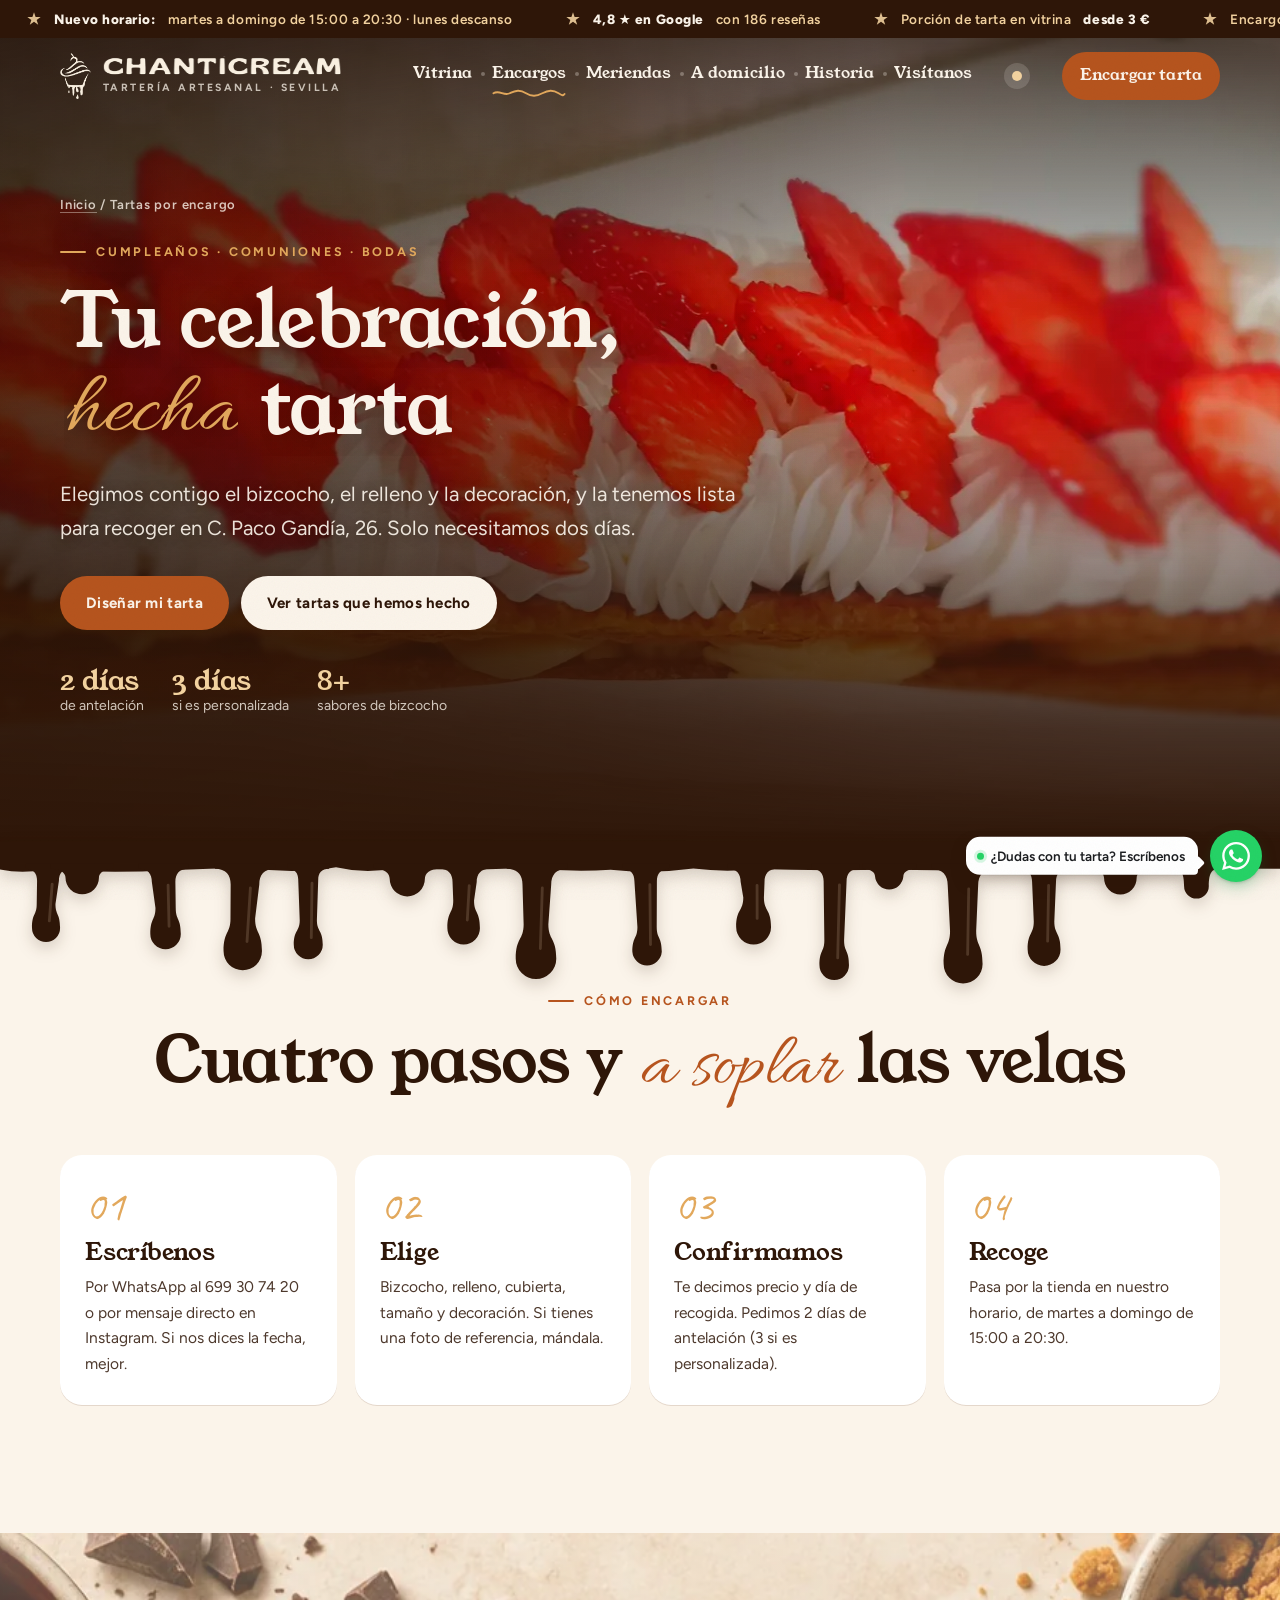
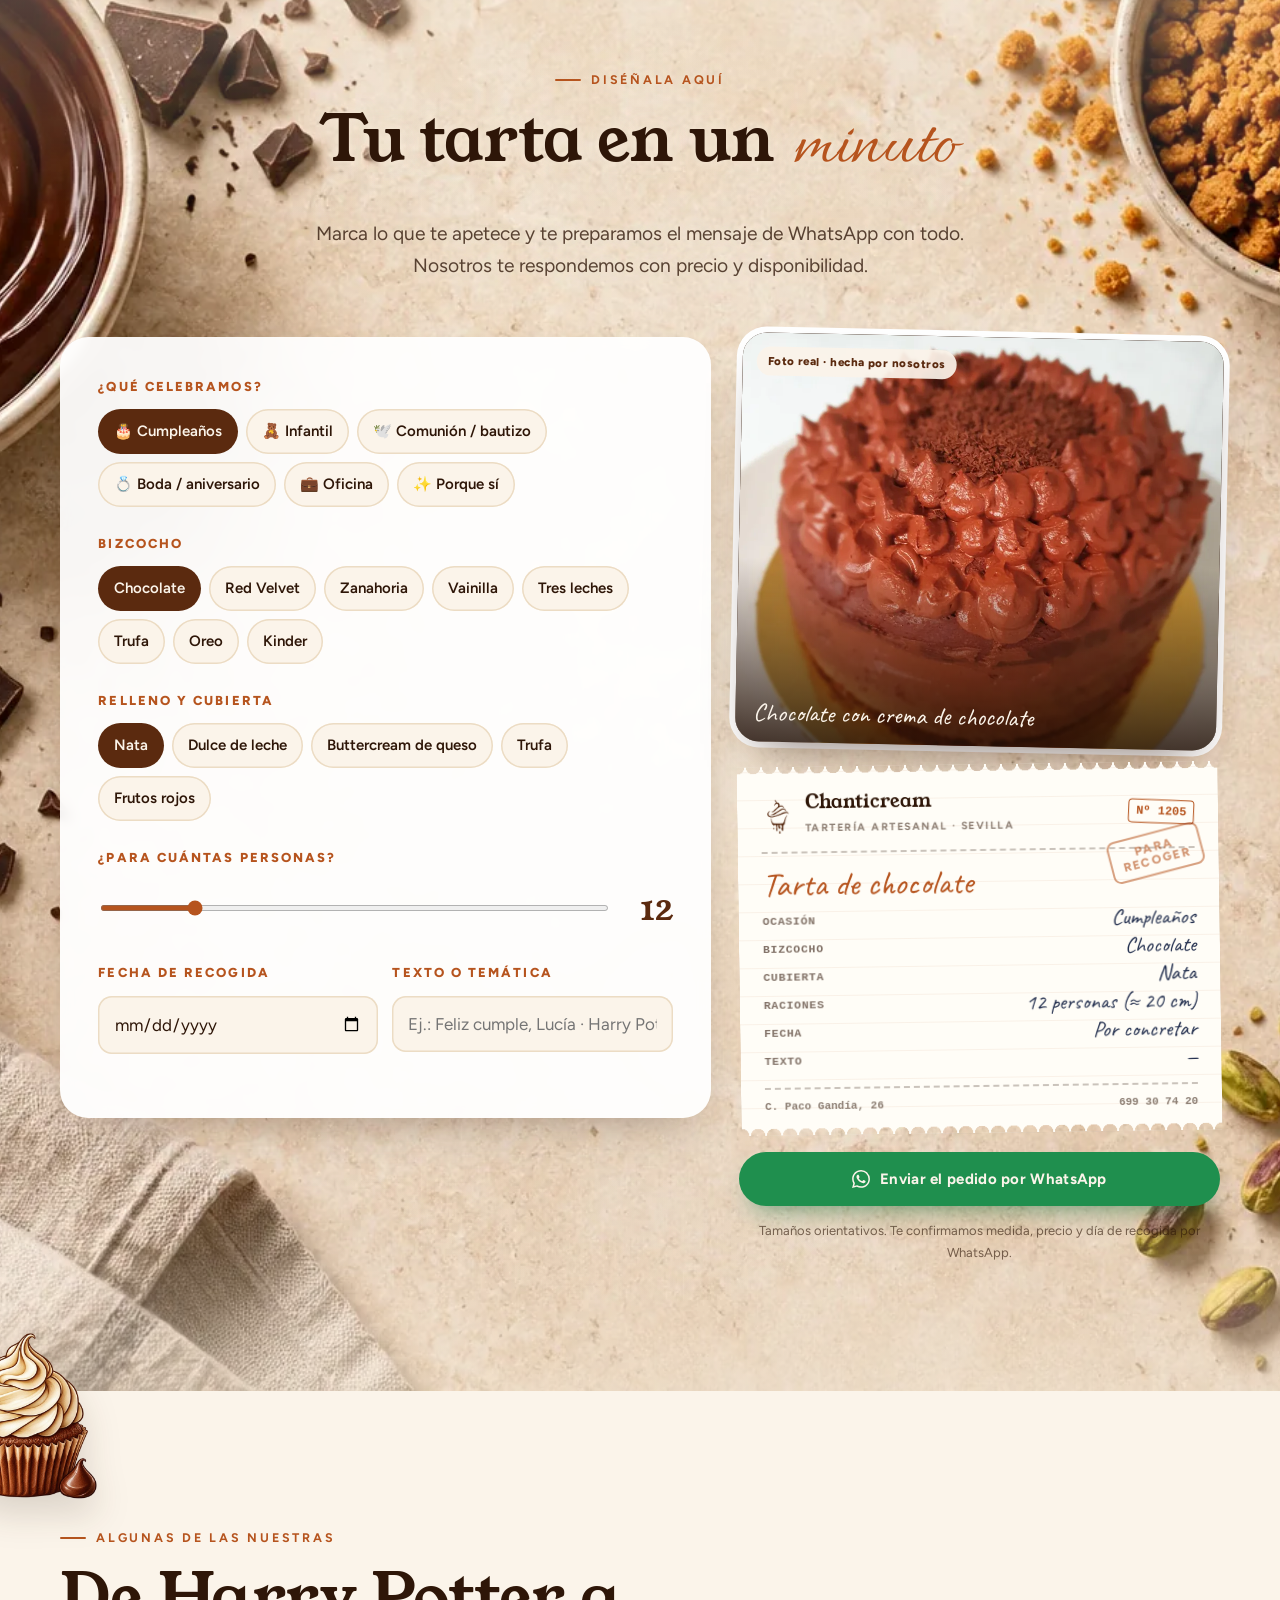
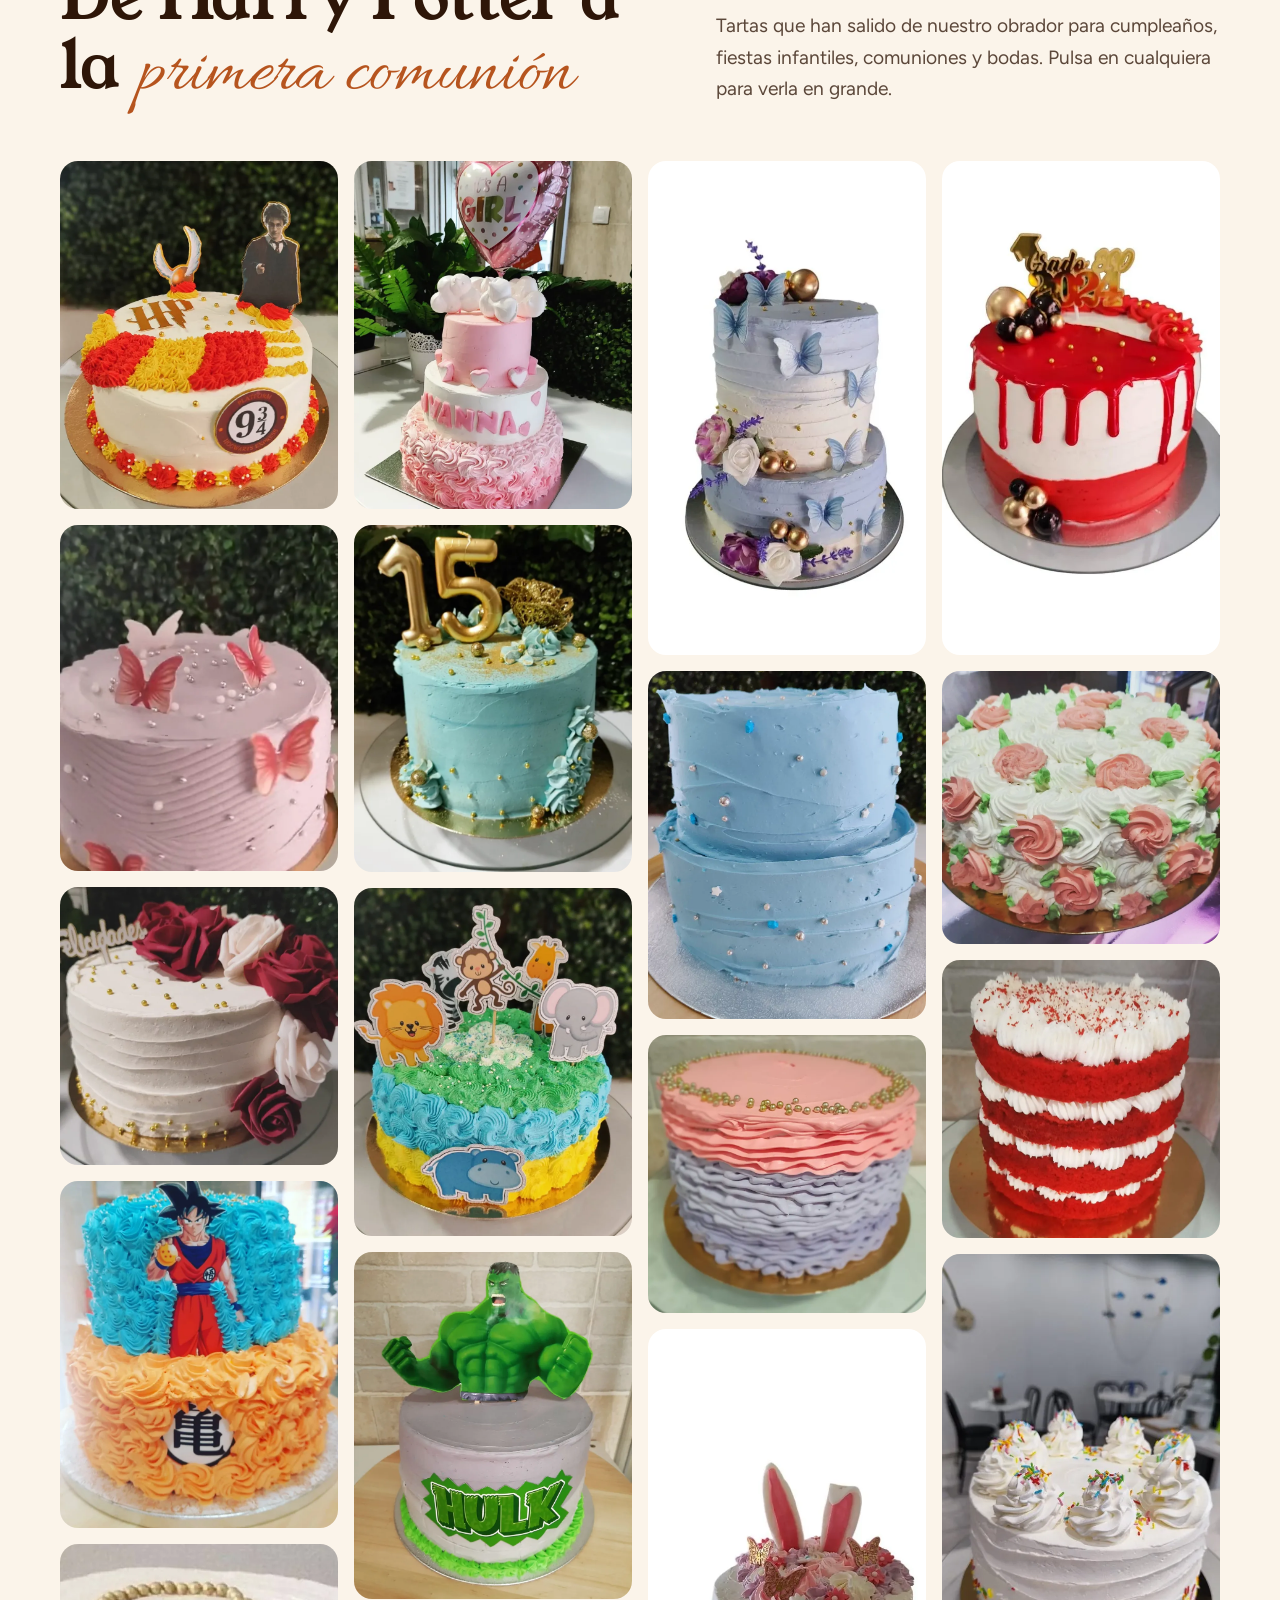
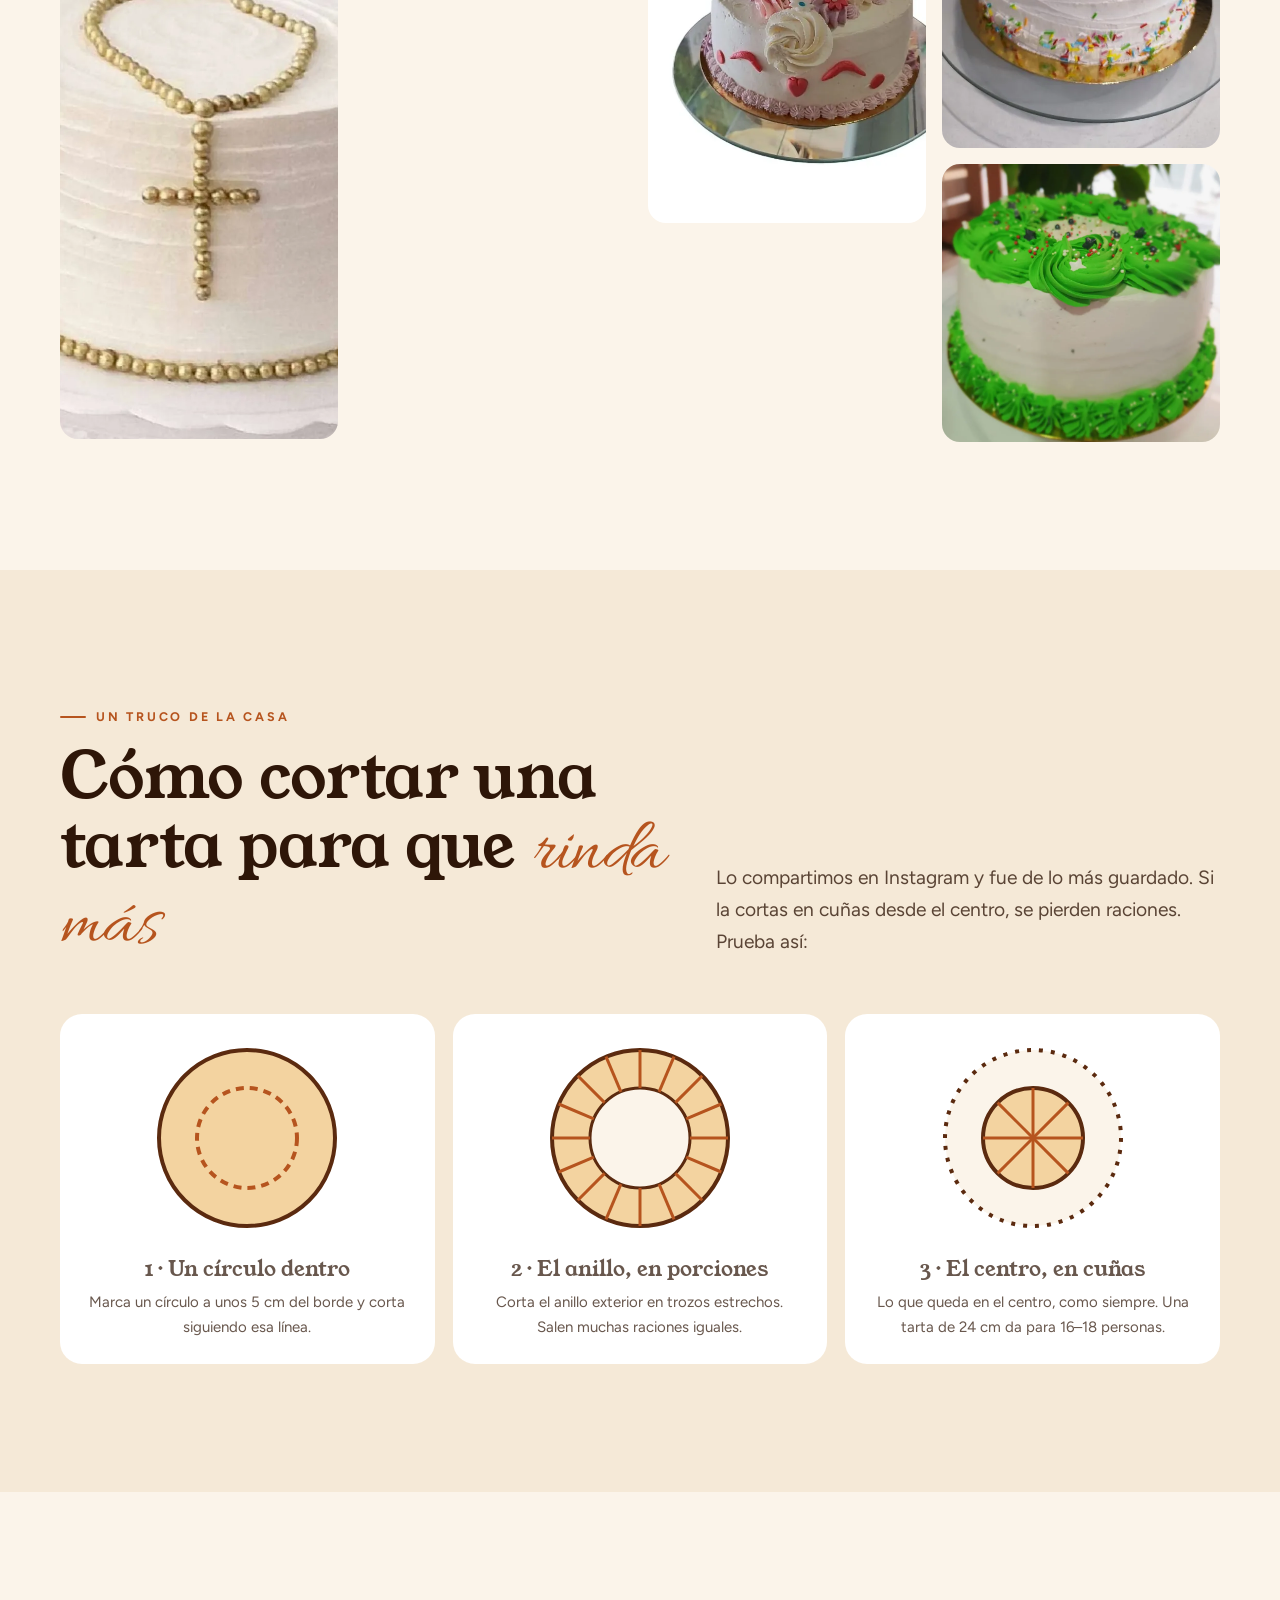
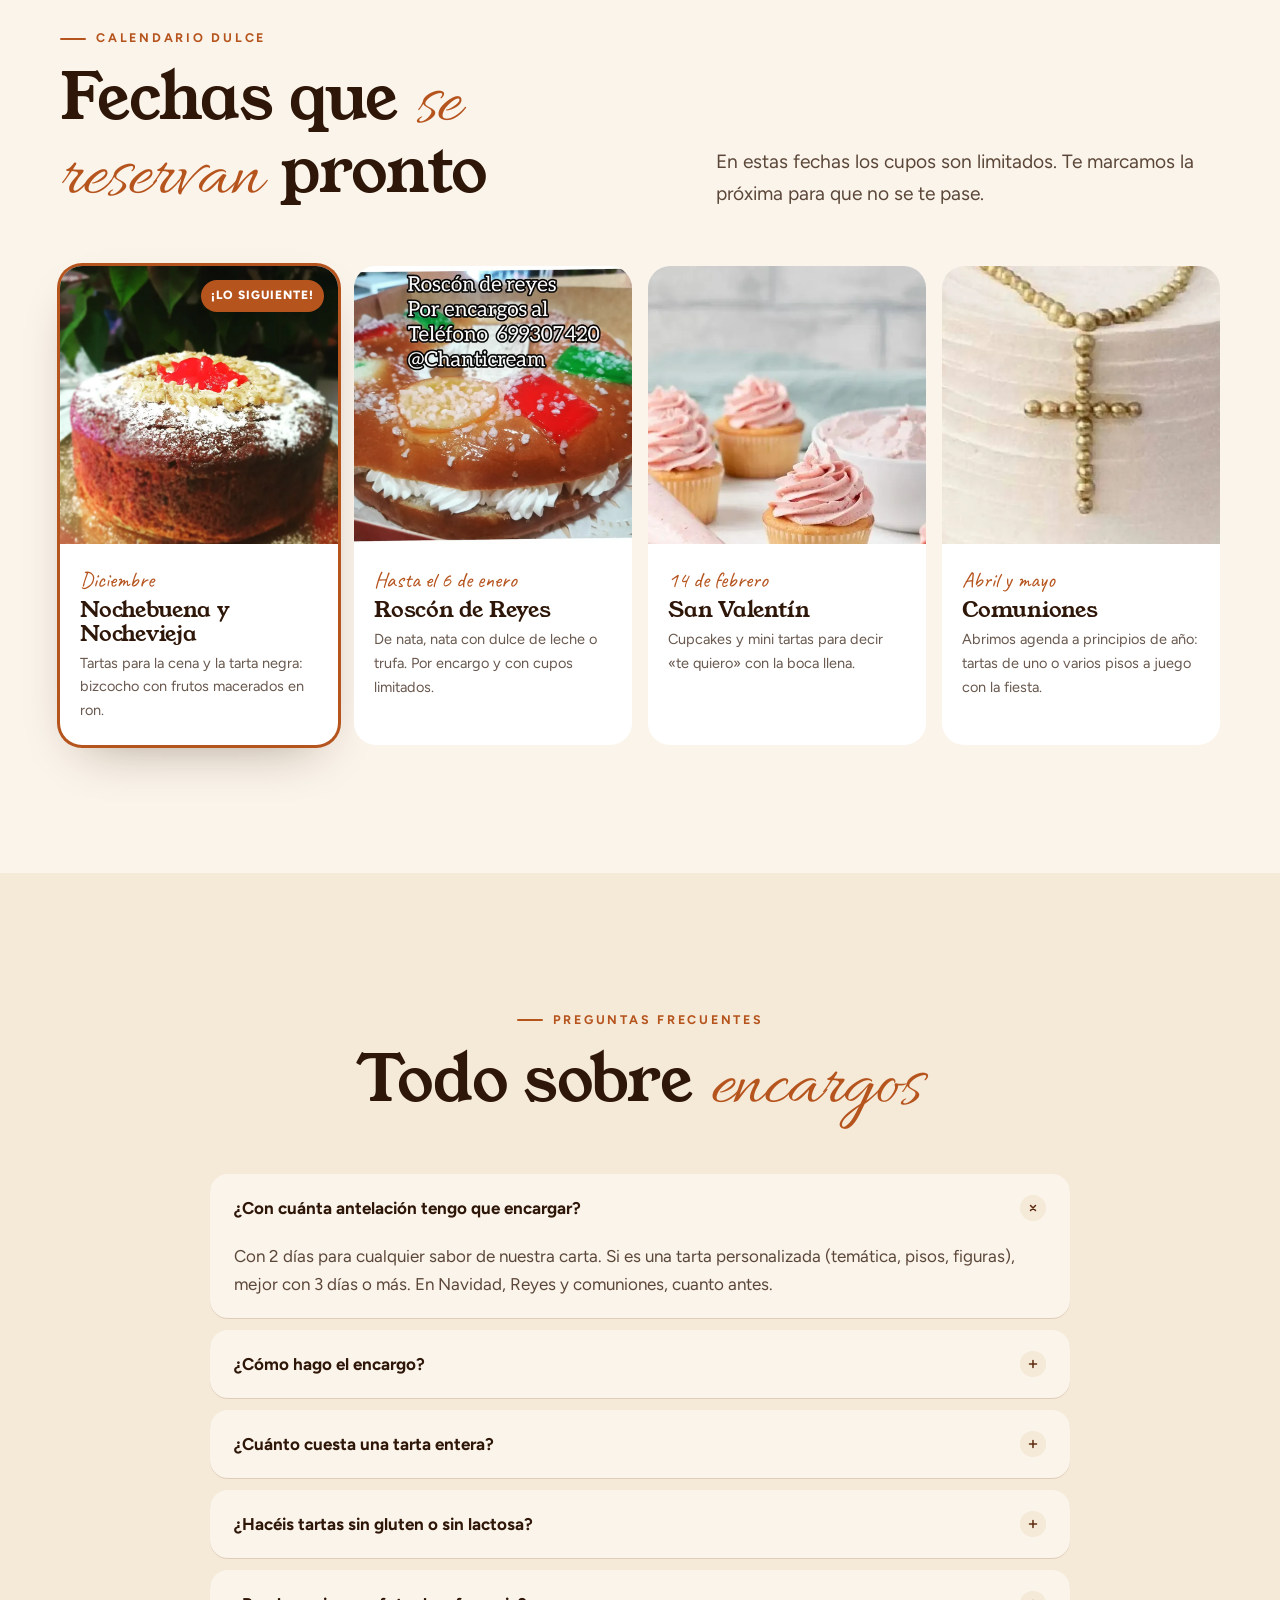
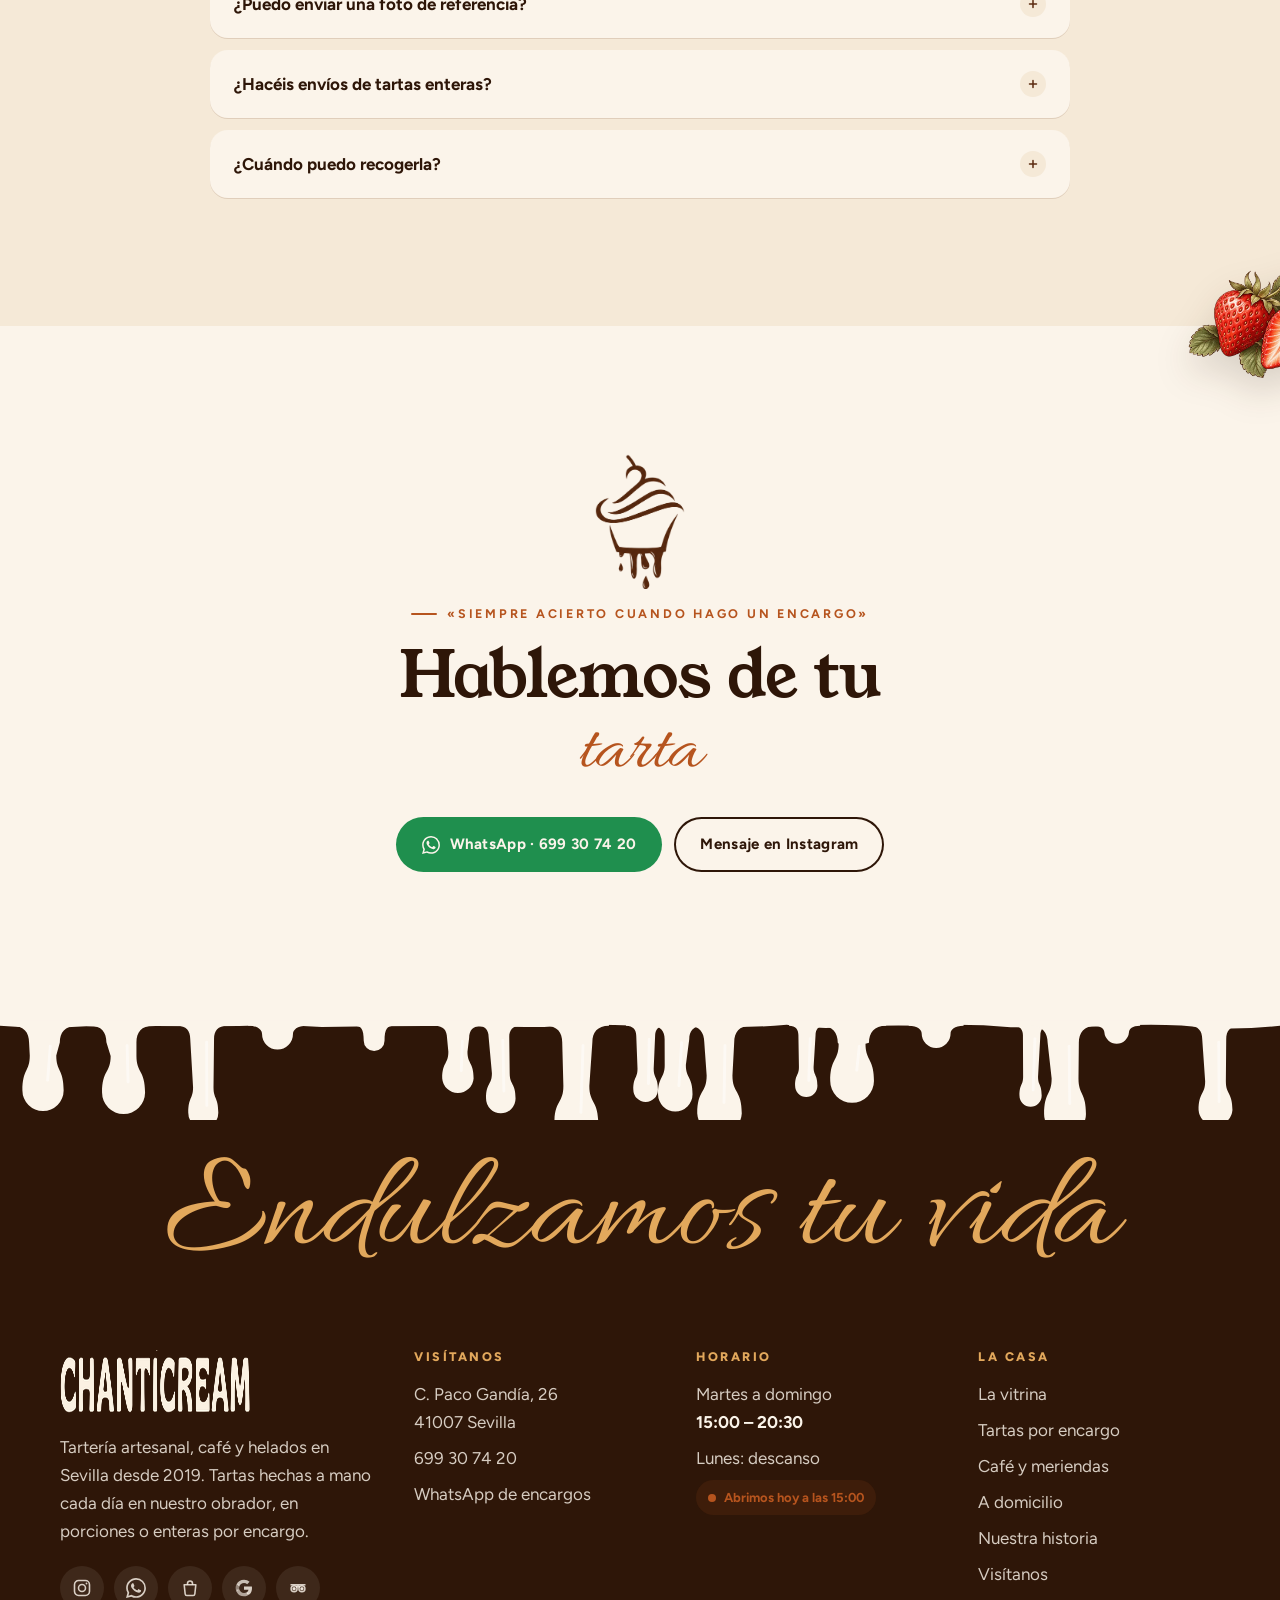
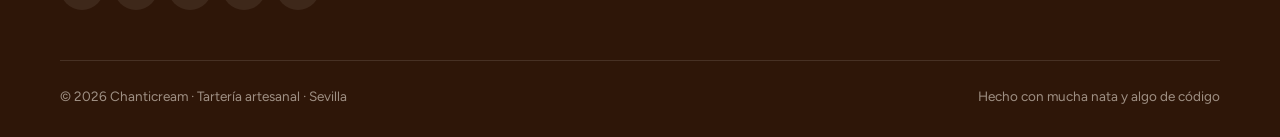
<file: encargos.html>
<!doctype html>
<html lang="es">
<head>
<meta charset="utf-8">
<meta name="viewport" content="width=device-width, initial-scale=1, viewport-fit=cover">
<title>Tartas por encargo en Sevilla · Cumpleaños, comuniones y bodas · Chanticream</title>
<meta name="description" content="Tartas personalizadas por encargo en Sevilla: cumpleaños, comuniones, bautizos y bodas. Elige bizcocho, relleno y decoración y encárgala por WhatsApp con 2 días de antelación.">
<meta name="theme-color" content="#2e1608">
<meta property="og:type" content="website">
<meta property="og:site_name" content="Chanticream">
<link rel="canonical" href="https://sefiro888.github.io/chanticream/encargos.html">
<meta property="og:url" content="https://sefiro888.github.io/chanticream/encargos.html">
<meta property="og:title" content="Tartas por encargo en Sevilla · Cumpleaños, comuniones y bodas · Chanticream">
<meta property="og:description" content="Tartas personalizadas por encargo en Sevilla: cumpleaños, comuniones, bautizos y bodas. Elige bizcocho, relleno y decoración y encárgala por WhatsApp con 2 días de antelación.">
<meta property="og:image" content="https://sefiro888.github.io/chanticream/assets/img/marca/compartir.jpg">
<meta property="og:image:secure_url" content="https://sefiro888.github.io/chanticream/assets/img/marca/compartir.jpg">
<meta property="og:image:type" content="image/jpeg">
<meta property="og:image:width" content="1200">
<meta property="og:image:height" content="630">
<meta property="og:image:alt" content="Logo de Chanticream junto a porciones de muerte por chocolate y red velvet">
<meta property="og:locale" content="es_ES">
<meta name="twitter:card" content="summary_large_image">
<meta name="twitter:title" content="Tartas por encargo en Sevilla · Cumpleaños, comuniones y bodas · Chanticream">
<meta name="twitter:description" content="Tartas personalizadas por encargo en Sevilla: cumpleaños, comuniones, bautizos y bodas. Elige bizcocho, relleno y decoración y encárgala por WhatsApp con 2 días de antelación.">
<meta name="twitter:image" content="https://sefiro888.github.io/chanticream/assets/img/marca/compartir.jpg">
<link rel="icon" href="assets/img/marca/favicon.png" type="image/png">
<link rel="apple-touch-icon" href="assets/img/marca/apple-touch-icon.png">
<link rel="preconnect" href="https://fonts.googleapis.com">
<link rel="preconnect" href="https://fonts.gstatic.com" crossorigin>
<link href="https://fonts.googleapis.com/css2?family=Allura&family=Caveat:wght@500;700&family=Figtree:ital,wght@0,400..800;1,400..800&family=Young+Serif&display=swap" rel="stylesheet">
<link rel="stylesheet" href="assets/css/site.css?v=2610281106">

</head>
<body class="con-hero" data-pagina="encargos">


<a class="saltar" href="#contenido">Saltar al contenido</a>
<div class="ticker" role="region" aria-label="Avisos de Chanticream"><div class="ticker__pista"><span class="ticker__item"><svg class="ticker__sep" viewBox="0 0 24 24" fill="currentColor" aria-hidden="true"><path d="M12 2l2.4 6.9H22l-6 4.6 2.3 7.1L12 16.3 5.7 20.6 8 13.5l-6-4.6h7.6Z"/></svg><b>Nuevo horario:</b> martes a domingo de 15:00 a 20:30 · lunes descanso</span><span class="ticker__item"><svg class="ticker__sep" viewBox="0 0 24 24" fill="currentColor" aria-hidden="true"><path d="M12 2l2.4 6.9H22l-6 4.6 2.3 7.1L12 16.3 5.7 20.6 8 13.5l-6-4.6h7.6Z"/></svg><b>4,8 ★ en Google</b> con 186 reseñas</span><span class="ticker__item"><svg class="ticker__sep" viewBox="0 0 24 24" fill="currentColor" aria-hidden="true"><path d="M12 2l2.4 6.9H22l-6 4.6 2.3 7.1L12 16.3 5.7 20.6 8 13.5l-6-4.6h7.6Z"/></svg>Porción de tarta en vitrina <b>desde 3 €</b></span><span class="ticker__item"><svg class="ticker__sep" viewBox="0 0 24 24" fill="currentColor" aria-hidden="true"><path d="M12 2l2.4 6.9H22l-6 4.6 2.3 7.1L12 16.3 5.7 20.6 8 13.5l-6-4.6h7.6Z"/></svg>Encargos por WhatsApp con <b>2 días</b> de antelación · <a href="https://wa.me/34699307420" target="_blank" rel="noopener">699 30 74 20</a></span><span class="ticker__item"><svg class="ticker__sep" viewBox="0 0 24 24" fill="currentColor" aria-hidden="true"><path d="M12 2l2.4 6.9H22l-6 4.6 2.3 7.1L12 16.3 5.7 20.6 8 13.5l-6-4.6h7.6Z"/></svg>También en <a href="https://www.ubereats.com/es/store/chanticream/9y39RoR6Vyi58FifijCMCQ" target="_blank" rel="noopener">Uber Eats</a> · a domicilio de 15:30 a 20:30</span><span class="ticker__item"><svg class="ticker__sep" viewBox="0 0 24 24" fill="currentColor" aria-hidden="true"><path d="M12 2l2.4 6.9H22l-6 4.6 2.3 7.1L12 16.3 5.7 20.6 8 13.5l-6-4.6h7.6Z"/></svg><b>Helados artesanales</b>, café 100 % natural y batidos</span><span class="ticker__item"><svg class="ticker__sep" viewBox="0 0 24 24" fill="currentColor" aria-hidden="true"><path d="M12 2l2.4 6.9H22l-6 4.6 2.3 7.1L12 16.3 5.7 20.6 8 13.5l-6-4.6h7.6Z"/></svg>Opciones <b>sin gluten y sin lactosa</b> por encargo</span><span class="ticker__item"><svg class="ticker__sep" viewBox="0 0 24 24" fill="currentColor" aria-hidden="true"><path d="M12 2l2.4 6.9H22l-6 4.6 2.3 7.1L12 16.3 5.7 20.6 8 13.5l-6-4.6h7.6Z"/></svg>Tartería artesanal en Sevilla <b>desde 2019</b></span><span aria-hidden="true" style="display:contents"><span class="ticker__item"><svg class="ticker__sep" viewBox="0 0 24 24" fill="currentColor" aria-hidden="true"><path d="M12 2l2.4 6.9H22l-6 4.6 2.3 7.1L12 16.3 5.7 20.6 8 13.5l-6-4.6h7.6Z"/></svg><b>Nuevo horario:</b> martes a domingo de 15:00 a 20:30 · lunes descanso</span><span class="ticker__item"><svg class="ticker__sep" viewBox="0 0 24 24" fill="currentColor" aria-hidden="true"><path d="M12 2l2.4 6.9H22l-6 4.6 2.3 7.1L12 16.3 5.7 20.6 8 13.5l-6-4.6h7.6Z"/></svg><b>4,8 ★ en Google</b> con 186 reseñas</span><span class="ticker__item"><svg class="ticker__sep" viewBox="0 0 24 24" fill="currentColor" aria-hidden="true"><path d="M12 2l2.4 6.9H22l-6 4.6 2.3 7.1L12 16.3 5.7 20.6 8 13.5l-6-4.6h7.6Z"/></svg>Porción de tarta en vitrina <b>desde 3 €</b></span><span class="ticker__item"><svg class="ticker__sep" viewBox="0 0 24 24" fill="currentColor" aria-hidden="true"><path d="M12 2l2.4 6.9H22l-6 4.6 2.3 7.1L12 16.3 5.7 20.6 8 13.5l-6-4.6h7.6Z"/></svg>Encargos por WhatsApp con <b>2 días</b> de antelación · <a href="https://wa.me/34699307420" target="_blank" rel="noopener">699 30 74 20</a></span><span class="ticker__item"><svg class="ticker__sep" viewBox="0 0 24 24" fill="currentColor" aria-hidden="true"><path d="M12 2l2.4 6.9H22l-6 4.6 2.3 7.1L12 16.3 5.7 20.6 8 13.5l-6-4.6h7.6Z"/></svg>También en <a href="https://www.ubereats.com/es/store/chanticream/9y39RoR6Vyi58FifijCMCQ" target="_blank" rel="noopener">Uber Eats</a> · a domicilio de 15:30 a 20:30</span><span class="ticker__item"><svg class="ticker__sep" viewBox="0 0 24 24" fill="currentColor" aria-hidden="true"><path d="M12 2l2.4 6.9H22l-6 4.6 2.3 7.1L12 16.3 5.7 20.6 8 13.5l-6-4.6h7.6Z"/></svg><b>Helados artesanales</b>, café 100 % natural y batidos</span><span class="ticker__item"><svg class="ticker__sep" viewBox="0 0 24 24" fill="currentColor" aria-hidden="true"><path d="M12 2l2.4 6.9H22l-6 4.6 2.3 7.1L12 16.3 5.7 20.6 8 13.5l-6-4.6h7.6Z"/></svg>Opciones <b>sin gluten y sin lactosa</b> por encargo</span><span class="ticker__item"><svg class="ticker__sep" viewBox="0 0 24 24" fill="currentColor" aria-hidden="true"><path d="M12 2l2.4 6.9H22l-6 4.6 2.3 7.1L12 16.3 5.7 20.6 8 13.5l-6-4.6h7.6Z"/></svg>Tartería artesanal en Sevilla <b>desde 2019</b></span></span></div></div>
<header class="header" id="header">
  <div class="wrap header__in">
    <a class="marca" href="index.html" aria-label="Chanticream, ir al inicio">
      <img class="marca__ico choco" src="assets/img/marca/cupcake.png" alt="" width="234" height="351">
      <img class="marca__ico crema" src="assets/img/marca/cupcake-crema.png" alt="" width="234" height="351">
      <span class="marca__txt">
        <img class="marca__wm choco" src="assets/img/marca/wordmark.png" alt="Chanticream" width="600" height="65">
        <img class="marca__wm crema" src="assets/img/marca/wordmark-crema.png" alt="" width="600" height="65">
        <span class="marca__sub">Tartería artesanal · Sevilla</span>
      </span>
    </a>
    <nav class="nav" aria-label="Principal"><a href="la-vitrina.html"><span>Vitrina</span><svg class="garabato" viewBox="0 0 100 12" preserveAspectRatio="none" aria-hidden="true"><path d="M2 7c8-5 14 4 22 0s14-5 22 0 14 4 22 0 14-5 22 0 6 2 8 1"/></svg></a><a href="encargos.html" aria-current="page"><span>Encargos</span><svg class="garabato" viewBox="0 0 100 12" preserveAspectRatio="none" aria-hidden="true"><path d="M2 7c8-5 14 4 22 0s14-5 22 0 14 4 22 0 14-5 22 0 6 2 8 1"/></svg></a><a href="meriendas.html"><span>Meriendas</span><svg class="garabato" viewBox="0 0 100 12" preserveAspectRatio="none" aria-hidden="true"><path d="M2 7c8-5 14 4 22 0s14-5 22 0 14 4 22 0 14-5 22 0 6 2 8 1"/></svg></a><a href="a-domicilio.html"><span>A domicilio</span><svg class="garabato" viewBox="0 0 100 12" preserveAspectRatio="none" aria-hidden="true"><path d="M2 7c8-5 14 4 22 0s14-5 22 0 14 4 22 0 14-5 22 0 6 2 8 1"/></svg></a><a href="nuestra-historia.html"><span>Historia</span><svg class="garabato" viewBox="0 0 100 12" preserveAspectRatio="none" aria-hidden="true"><path d="M2 7c8-5 14 4 22 0s14-5 22 0 14 4 22 0 14-5 22 0 6 2 8 1"/></svg></a><a href="visitanos.html"><span>Visítanos</span><svg class="garabato" viewBox="0 0 100 12" preserveAspectRatio="none" aria-hidden="true"><path d="M2 7c8-5 14 4 22 0s14-5 22 0 14 4 22 0 14-5 22 0 6 2 8 1"/></svg></a></nav>
    <span class="estado" data-estado data-abierto="1">Abierto</span>
    <a class="btn btn--caramelo btn--sm header__cta" href="encargos.html#configura">Encargar tarta</a>
    <button class="burger" aria-label="Abrir menú" aria-expanded="false" aria-controls="menu-movil"><span></span><span></span><span></span></button>
  </div>
</header>
<div class="menu-movil" id="menu-movil">
  <div class="menu-movil__goteo"><svg viewBox="0 0 1440 170" preserveAspectRatio="xMidYMin slice" aria-hidden="true" fill="currentColor"><path d="M0,0 H1440 V30 Q1404,31.7 1369,31.2 Q1325,33.8 1281,29.0 Q1239,32.4 1197,31.0 Q1154,28.5 1110,31.1 Q1072,28.4 1033,30.4 Q970,32.3 906,29.2 Q834,27.9 761,28.6 Q700,30.4 640,29.2 Q580,30.6 520,31.8 Q472,34.2 424,30.0 Q354,27.6 284,28.7 Q238,30.6 191,29.2 Q132,27.3 73,31.1 Q36,33.5 0,29.3 Z"/><path class="hilo" style="--d:5.9s;--r:-0.2s" d="M32.0,24 H82.0 V30 C73.7,30 70.1,33.5 70.1,43.7 A13.1,13.1 0 0 1 43.9,43.7 C43.9,33.5 40.3,30 32.0,30 Z"/><path class="hilo" style="--d:8.0s;--r:-0.8s" d="M110.6,24 H170.0 V30 C159.1,30 154.4,36.2 154.4,45.6 L151.5,94.1 C151.5,109.6 158.7,106.7 158.7,127.0 A19.4,19.4 0 0 1 120.0,127.0 C120.0,106.7 127.2,109.6 127.2,94.1 L126.1,45.6 C126.1,36.2 121.4,30 110.6,30 Z"/><path class="hilo" style="--d:8.4s;--r:-2.5s" d="M189.0,24 H254.2 V30 C243.3,30 238.7,34.6 238.7,45.6 A17.2,17.2 0 0 1 204.4,45.6 C204.4,34.6 199.8,30 189.0,30 Z"/><path class="hilo" style="--d:8.6s;--r:-5.6s" d="M255.6,24 H328.2 V30 C314.9,30 309.2,37.6 309.2,49.0 L304.7,88.6 C304.7,107.9 314.1,104.3 314.1,129.7 A24.2,24.2 0 0 1 265.6,129.7 C265.6,104.3 275.0,107.9 275.0,88.6 L274.6,49.0 C274.6,37.6 268.9,30 255.6,30 Z"/><path class="hilo" style="--d:7.9s;--r:-2.1s" d="M342.7,24 H388.2 V30 C379.8,30 376.3,34.8 376.3,41.9 L372.5,87.6 C372.5,99.2 377.6,97.0 377.6,112.2 A14.4,14.4 0 0 1 348.8,112.2 C348.8,97.0 353.9,99.2 353.9,87.6 L354.6,41.9 C354.6,34.8 351.1,30 342.7,30 Z"/><path class="hilo" style="--d:7.0s;--r:-5.5s" d="M459.5,24 H504.7 V30 C496.4,30 492.8,34.7 492.8,41.8 L493.1,106.4 C493.1,117.9 498.2,115.8 498.2,130.8 A14.3,14.3 0 0 1 469.5,130.8 C469.5,115.8 474.6,117.9 474.6,106.4 L471.4,41.8 C471.4,34.7 467.8,30 459.5,30 Z"/><path class="hilo" style="--d:7.4s;--r:-6.3s" d="M511.2,24 H594.0 V30 C580.3,30 574.4,35.9 574.4,41.8 A21.8,21.8 0 0 1 530.8,41.8 C530.8,35.9 524.9,30 511.2,30 Z"/><path class="hilo" style="--d:6.0s;--r:-4.6s" d="M639.6,24 H704.8 V30 C692.8,30 687.7,36.8 687.7,47.1 L686.9,108.8 C686.9,126.5 695.6,123.2 695.6,146.4 A22.1,22.1 0 0 1 651.4,146.4 C651.4,123.2 660.2,126.5 660.2,108.8 L656.7,47.1 C656.7,36.8 651.5,30 639.6,30 Z"/><path class="hilo" style="--d:5.2s;--r:-0.6s" d="M758.1,24 H796.4 V30 C789.3,30 786.3,34.0 786.3,40.0 L783.4,84.2 C783.4,93.9 787.8,92.1 787.8,105.0 A12.2,12.2 0 0 1 763.4,105.0 C763.4,92.1 767.8,93.9 767.8,84.2 L768.1,40.0 C768.1,34.0 765.1,30 758.1,30 Z"/><path class="hilo" style="--d:6.2s;--r:-1.1s" d="M856.9,24 H917.9 V30 C906.8,30 902.0,36.4 902.0,46.0 L901.5,67.5 C901.5,82.6 908.0,79.7 908.0,99.6 A18.9,18.9 0 0 1 870.1,99.6 C870.1,79.7 876.6,82.6 876.6,67.5 L872.9,46.0 C872.9,36.4 868.1,30 856.9,30 Z"/><path class="hilo" style="--d:7.0s;--r:-1.6s" d="M956.9,24 H1020.1 V30 C1009.6,30 1005.1,34.5 1005.1,41.5 A16.6,16.6 0 0 1 971.8,41.5 C971.8,34.5 967.3,30 956.9,30 Z"/><path class="hilo" style="--d:6.9s;--r:-0.9s" d="M1029.2,24 H1090.3 V30 C1080.2,30 1075.9,34.3 1075.9,42.3 A16.1,16.1 0 0 1 1043.7,42.3 C1043.7,34.3 1039.4,30 1029.2,30 Z"/><path class="hilo" style="--d:8.1s;--r:-0.3s" d="M1095.5,24 H1146.4 V30 C1137.1,30 1133.1,35.3 1133.1,43.3 L1130.8,78.8 C1130.8,91.4 1136.1,89.0 1136.1,105.6 A15.7,15.7 0 0 1 1104.6,105.6 C1104.6,89.0 1109.9,91.4 1109.9,78.8 L1108.8,43.3 C1108.8,35.3 1104.8,30 1095.5,30 Z"/><path class="hilo" style="--d:8.5s;--r:-1.7s" d="M1148.9,24 H1199.4 V30 C1191.1,30 1187.5,33.6 1187.5,37.2 A13.3,13.3 0 0 1 1160.9,37.2 C1160.9,33.6 1157.3,30 1148.9,30 Z"/><path class="hilo" style="--d:5.1s;--r:-3.2s" d="M1230.3,24 H1277.2 V30 C1268.6,30 1264.9,34.9 1264.9,42.3 L1265.0,104.6 C1265.0,117.6 1271.5,115.1 1271.5,132.1 A16.2,16.2 0 0 1 1239.2,132.1 C1239.2,115.1 1245.8,117.6 1245.8,104.6 L1242.6,42.3 C1242.6,34.9 1238.9,30 1230.3,30 Z"/><path class="hilo" style="--d:8.3s;--r:-3.2s" d="M1302.4,24 H1347.8 V30 C1339.5,30 1335.9,34.8 1335.9,41.9 L1333.9,83.1 C1333.9,95.7 1340.4,93.3 1340.4,109.8 A15.7,15.7 0 0 1 1308.9,109.8 C1308.9,93.3 1315.3,95.7 1315.3,83.1 L1314.3,41.9 C1314.3,34.8 1310.7,30 1302.4,30 Z"/><path class="hilo" style="--d:5.9s;--r:-5.7s" d="M1360.8,24 H1410.7 V30 C1401.6,30 1397.7,35.2 1397.7,43.1 L1394.1,118.8 C1394.1,131.4 1399.6,129.0 1399.6,145.6 A15.8,15.8 0 0 1 1368.1,145.6 C1368.1,129.0 1373.6,131.4 1373.6,118.8 L1373.9,43.1 C1373.9,35.2 1369.9,30 1360.8,30 Z"/><path class="brillo" d="M145.6,49.6 L143.6,117.4 M298.4,53.0 L295.0,117.6 M369.6,45.9 L366.4,105.0 M486.2,45.8 L487.1,123.6 M678.1,51.1 L678.2,135.3 M780.7,44.0 L778.3,98.8 M893.0,50.0 L893.4,90.1 M1125.5,47.3 L1124.0,97.7 M1258.0,46.3 L1258.7,124.0 M1329.2,45.9 L1327.9,102.0 M1390.3,47.1 L1387.4,137.7"/></svg></div>
  <p class="menu-movil__lema">Endulzamos tu vida</p>
  <nav class="menu-movil__lista" aria-label="Menú"><a class="mm-link" href="index.html" style="transition-delay:0.15s"><img src="assets/img/deco/cupcake.webp" alt="" loading="lazy"><span><b>Inicio</b><small>volver a la entrada</small></span></a><a class="mm-link" href="la-vitrina.html" style="transition-delay:0.20s"><img src="assets/img/deco/red-velvet.webp" alt="" loading="lazy"><span><b>La vitrina</b><small>las porciones de hoy</small></span></a><a class="mm-link" href="encargos.html" aria-current="page" style="transition-delay:0.25s"><img src="assets/img/deco/manga.webp" alt="" loading="lazy"><span><b>Tartas por encargo</b><small>tu tarta, a tu manera</small></span></a><a class="mm-link" href="meriendas.html" style="transition-delay:0.30s"><img src="assets/img/deco/cafe.webp" alt="" loading="lazy"><span><b>Café y meriendas</b><small>café, helados y batidos</small></span></a><a class="mm-link" href="a-domicilio.html" style="transition-delay:0.35s"><img src="assets/img/deco/brownie.webp" alt="" loading="lazy"><span><b>A domicilio</b><small>en casa con Uber Eats</small></span></a><a class="mm-link" href="nuestra-historia.html" style="transition-delay:0.40s"><img src="assets/img/deco/batidor-espatula.webp" alt="" loading="lazy"><span><b>Nuestra historia</b><small>Paul, Andreina y desde 2019</small></span></a><a class="mm-link" href="visitanos.html" style="transition-delay:0.45s"><img src="assets/img/deco/fresas.webp" alt="" loading="lazy"><span><b>Visítanos</b><small>C. Paco Gandía, 26</small></span></a></nav>
  <div class="menu-movil__pie">
    <div>C. Paco Gandía, 26 · 41007 Sevilla<br>Martes a domingo · 15:00 a 20:30</div>
    <div class="ctas">
      <a class="btn btn--wa" href="https://wa.me/34699307420" target="_blank" rel="noopener"><svg viewBox="0 0 24 24" fill="currentColor"><path d="M17.47 14.38c-.3-.15-1.76-.87-2.03-.97-.27-.1-.47-.15-.67.15-.2.3-.77.97-.94 1.16-.17.2-.35.22-.64.07-.3-.15-1.26-.46-2.39-1.47-.88-.79-1.48-1.76-1.65-2.06-.17-.3-.02-.46.13-.6.13-.14.3-.35.45-.52.15-.18.2-.3.3-.5.1-.2.05-.37-.03-.52-.07-.15-.67-1.61-.92-2.21-.24-.58-.49-.5-.67-.51h-.57c-.2 0-.52.07-.79.37-.27.3-1.04 1.02-1.04 2.48 0 1.46 1.07 2.88 1.21 3.07.15.2 2.1 3.2 5.08 4.49.71.31 1.26.49 1.7.63.71.22 1.36.19 1.87.12.57-.09 1.76-.72 2-1.41.25-.7.25-1.29.18-1.42-.08-.12-.27-.2-.57-.34m-5.42 7.4h-.01a9.87 9.87 0 0 1-5.03-1.38l-.36-.21-3.74.98 1-3.65-.24-.37a9.86 9.86 0 0 1-1.51-5.26c0-5.45 4.44-9.88 9.89-9.88 2.64 0 5.12 1.03 6.99 2.9a9.82 9.82 0 0 1 2.89 6.99c0 5.45-4.44 9.88-9.88 9.88m8.41-18.3A11.82 11.82 0 0 0 12.05 0C5.5 0 .16 5.34.16 11.89c0 2.1.55 4.14 1.59 5.95L.06 24l6.3-1.65a11.88 11.88 0 0 0 5.68 1.45h.01c6.55 0 11.89-5.34 11.89-11.89a11.82 11.82 0 0 0-3.48-8.41Z"/></svg><span>WhatsApp</span></a>
      <a class="btn btn--nata" href="https://www.instagram.com/chanticream/" target="_blank" rel="noopener"><svg viewBox="0 0 24 24" fill="none" stroke="currentColor" stroke-width="1.9"><rect x="3" y="3" width="18" height="18" rx="5"/><circle cx="12" cy="12" r="4.2"/><circle cx="17.4" cy="6.6" r="1.1" fill="currentColor" stroke="none"/></svg><span>Instagram</span></a>
    </div>
  </div>
</div>
<main id="contenido">
<section class="hero hero--media" aria-labelledby="h-encargos">
  <div class="hero__fotos">
    <figure class="hero__foto hero__foto--movil" style="margin:0"><img src="assets/img/hero/encargos.webp" alt="Milhojas de fresa con nata y crema pastelera" fetchpriority="high"></figure>
  </div>
  <div class="wrap hero__in">
    <nav class="miga" aria-label="Migas"><a href="index.html">Inicio</a> / Tartas por encargo</nav>
    <span class="eyebrow">Cumpleaños · comuniones · bodas</span>
    <h1 id="h-encargos" data-sube style="margin-top:18px">Tu celebración, <em>hecha</em> tarta</h1>
    <p class="hero__txt">Elegimos contigo el bizcocho, el relleno y la decoración, y la tenemos lista para recoger en C. Paco Gandía, 26. Solo necesitamos dos días.</p>
    <div class="ctas">
      <a class="btn btn--caramelo" href="#configura">Diseñar mi tarta</a>
      <a class="btn btn--nata" href="#galeria">Ver tartas que hemos hecho</a>
    </div>
    <div class="hero__datos">
      <div><b>2 días</b><span>de antelación</span></div>
      <div><b>3 días</b><span>si es personalizada</span></div>
      <div><b>8+</b><span>sabores de bizcocho</span></div>
    </div>
  </div>
</section>
<div class="goteo"><svg viewBox="0 0 1440 170" preserveAspectRatio="xMidYMin slice" aria-hidden="true" fill="currentColor"><path d="M0,0 H1440 V30 Q1366,29.6 1291,29.8 Q1222,27.3 1154,30.1 Q1104,33.5 1053,31.7 Q1011,30.7 969,31.5 Q910,32.4 851,30.5 Q816,34.3 780,29.9 Q734,36.2 687,31.2 Q642,34.6 597,28.8 Q522,33.2 448,28.9 Q413,36.7 378,28.5 Q330,36.6 281,29.1 Q236,29.9 190,31.9 Q120,35.8 51,30.7 Q26,36.4 0,30.9 Z"/><path class="hilo" style="--d:6.2s;--r:-3.7s" d="M28.3,24 H79.7 V30 C70.3,30 66.3,35.4 66.3,43.5 L62.4,69.8 C62.4,82.5 67.6,80.1 67.6,96.7 A15.8,15.8 0 0 1 36.0,96.7 C36.0,80.1 41.3,82.5 41.3,69.8 L41.7,43.5 C41.7,35.4 37.7,30 28.3,30 Z"/><path class="hilo" style="--d:6.4s;--r:-2.0s" d="M56.8,24 H128.2 V30 C116.4,30 111.3,35.1 111.3,40.1 A18.8,18.8 0 0 1 73.7,40.1 C73.7,35.1 68.6,30 56.8,30 Z"/><path class="hilo" style="--d:8.8s;--r:-3.1s" d="M156.2,24 H211.9 V30 C201.7,30 197.3,35.8 197.3,44.6 L197.7,74.2 C197.7,87.9 203.4,85.4 203.4,103.4 A17.1,17.1 0 0 1 169.1,103.4 C169.1,85.4 174.9,87.9 174.9,74.2 L170.8,44.6 C170.8,35.8 166.4,30 156.2,30 Z"/><path class="hilo" style="--d:5.7s;--r:-5.5s" d="M241.8,24 H309.4 V30 C297.0,30 291.7,37.1 291.7,47.7 L287.0,86.0 C287.0,103.3 294.7,100.0 294.7,122.7 A21.6,21.6 0 0 1 251.5,122.7 C251.5,100.0 259.3,103.3 259.3,86.0 L259.5,47.7 C259.5,37.1 254.2,30 241.8,30 Z"/><path class="hilo" style="--d:6.0s;--r:-2.8s" d="M323.2,24 H370.3 V30 C361.7,30 358.0,34.9 358.0,42.3 L356.5,88.0 C356.5,101.0 363.1,98.6 363.1,115.7 A16.3,16.3 0 0 1 330.5,115.7 C330.5,98.6 337.2,101.0 337.2,88.0 L335.5,42.3 C335.5,34.9 331.8,30 323.2,30 Z"/><path class="hilo" style="--d:5.1s;--r:-4.9s" d="M420.6,24 H495.7 V30 C483.3,30 478.0,35.3 478.0,41.4 A19.8,19.8 0 0 1 438.4,41.4 C438.4,35.3 433.1,30 420.6,30 Z"/><path class="hilo" style="--d:7.8s;--r:-0.7s" d="M494.1,24 H551.3 V30 C540.8,30 536.3,36.0 536.3,45.0 L533.3,65.9 C533.3,80.5 539.9,77.7 539.9,96.9 A18.3,18.3 0 0 1 503.3,96.9 C503.3,77.7 509.9,80.5 509.9,65.9 L509.1,45.0 C509.1,36.0 504.6,30 494.1,30 Z"/><path class="hilo" style="--d:7.9s;--r:-0.6s" d="M570.0,24 H638.0 V30 C625.5,30 620.1,37.1 620.1,47.8 L616.9,92.6 C616.9,110.8 625.8,107.4 625.8,131.3 A22.8,22.8 0 0 1 580.2,131.3 C580.2,107.4 589.1,110.8 589.1,92.6 L587.8,47.8 C587.8,37.1 582.4,30 570.0,30 Z"/><path class="hilo" style="--d:6.7s;--r:-0.4s" d="M699.8,24 H752.9 V30 C743.2,30 739.0,35.6 739.0,43.9 L738.8,95.5 C738.8,108.7 744.5,106.2 744.5,123.6 A16.6,16.6 0 0 1 711.4,123.6 C711.4,106.2 717.1,108.7 717.1,95.5 L713.7,43.9 C713.7,35.6 709.5,30 699.8,30 Z"/><path class="hilo" style="--d:8.8s;--r:-5.5s" d="M818.4,24 H874.9 V30 C864.5,30 860.1,35.9 860.1,44.8 L859.4,62.5 C859.4,78.2 867.4,75.2 867.4,95.8 A19.6,19.6 0 0 1 828.2,95.8 C828.2,75.2 836.2,78.2 836.2,62.5 L833.2,44.8 C833.2,35.9 828.8,30 818.4,30 Z"/><path class="hilo" style="--d:6.8s;--r:-6.8s" d="M912.4,24 H966.6 V30 C956.7,30 952.4,35.7 952.4,44.2 L949.6,110.4 C949.6,123.7 955.1,121.2 955.1,138.7 A16.6,16.6 0 0 1 921.9,138.7 C921.9,121.2 927.4,123.7 927.4,110.4 L926.6,44.2 C926.6,35.7 922.4,30 912.4,30 Z"/><path class="hilo" style="--d:7.9s;--r:-3.8s" d="M970.0,24 H1030.7 V30 C1020.7,30 1016.3,34.3 1016.3,38.6 A16.0,16.0 0 0 1 984.4,38.6 C984.4,34.3 980.0,30 970.0,30 Z"/><path class="hilo" style="--d:5.7s;--r:-5.4s" d="M1047.4,24 H1119.3 V30 C1106.1,30 1100.4,37.5 1100.4,48.8 L1098.2,100.1 C1098.2,117.6 1105.4,114.4 1105.4,137.3 A21.9,21.9 0 0 1 1061.6,137.3 C1061.6,114.4 1068.8,117.6 1068.8,100.1 L1066.2,48.8 C1066.2,37.5 1060.6,30 1047.4,30 Z"/><path class="hilo" style="--d:5.3s;--r:-4.2s" d="M1146.4,24 H1202.8 V30 C1192.4,30 1188.0,35.9 1188.0,44.8 L1186.1,89.4 C1186.1,104.2 1193.1,101.4 1193.1,120.9 A18.5,18.5 0 0 1 1156.1,120.9 C1156.1,101.4 1163.0,104.2 1163.0,89.4 L1161.1,44.8 C1161.1,35.9 1156.7,30 1146.4,30 Z"/><path class="hilo" style="--d:6.5s;--r:-4.5s" d="M1225.6,24 H1295.2 V30 C1283.7,30 1278.7,34.9 1278.7,40.9 A18.3,18.3 0 0 1 1242.1,40.9 C1242.1,34.9 1237.2,30 1225.6,30 Z"/><path class="hilo" style="--d:7.9s;--r:-7.5s" d="M1319.6,24 H1372.5 V30 C1363.7,30 1359.9,33.8 1359.9,49.7 A13.9,13.9 0 0 1 1332.1,49.7 C1332.1,33.8 1328.3,30 1319.6,30 Z"/><path class="brillo" d="M58.7,47.5 L55.5,88.8 M189.1,48.6 L190.2,94.8 M281.7,51.7 L277.9,111.9 M351.0,46.3 L350.2,107.6 M527.9,49.0 L525.7,87.8 M610.1,51.8 L607.9,119.9 M731.1,47.9 L731.8,115.4 M851.7,48.8 L851.8,86.0 M944.4,48.2 L942.4,130.4 M1089.8,52.8 L1088.6,126.4 M1179.7,48.8 L1178.6,111.6"/><path class="gota" d="M273.1,133.5 C282.8,147.5 283.9,156.1 283.9,158.3 A10.8,10.8 0 0 1 262.3,158.3 C262.3,156.1 263.4,147.5 273.1,133.5 Z"/><path class="gota" d="M603.0,141.9 C613.3,156.7 614.4,165.8 614.4,168.0 A11.4,11.4 0 0 1 591.6,168.0 C591.6,165.8 592.8,156.7 603.0,141.9 Z"/><path class="gota" d="M728.0,135.2 C735.4,145.9 736.2,152.5 736.2,154.2 A8.3,8.3 0 0 1 719.7,154.2 C719.7,152.5 720.5,145.9 728.0,135.2 Z"/></svg></div>

<!-- PASOS -->
<section class="sec" style="padding-top:clamp(100px,11vw,150px)">
<img class="deco deco--der deco--abajo" src="assets/img/deco/manga.webp" alt="" aria-hidden="true" loading="lazy">
  <div class="wrap">
    <div class="cabecera cabecera--centro">
      <span class="eyebrow rv">Cómo encargar</span>
      <h2 class="titulo rv" data-d="1">Cuatro pasos y <em>a soplar</em> las velas</h2>
    </div>
    <div class="pasos">
      <div class="paso rv" data-d="1"><h3>Escríbenos</h3><p>Por WhatsApp al 699 30 74 20 o por mensaje directo en Instagram. Si nos dices la fecha, mejor.</p></div>
      <div class="paso rv" data-d="2"><h3>Elige</h3><p>Bizcocho, relleno, cubierta, tamaño y decoración. Si tienes una foto de referencia, mándala.</p></div>
      <div class="paso rv" data-d="3"><h3>Confirmamos</h3><p>Te decimos precio y día de recogida. Pedimos 2 días de antelación (3 si es personalizada).</p></div>
      <div class="paso rv" data-d="4"><h3>Recoge</h3><p>Pasa por la tienda en nuestro horario, de martes a domingo de 15:00 a 20:30.</p></div>
    </div>
  </div>
</section>

<!-- CONFIGURADOR -->
<section class="sec sec--crema sec--ingredientes" id="configura">
  <div class="wrap">
    <div class="cabecera cabecera--split">
      <div>
        <span class="eyebrow rv">Diséñala aquí</span>
        <h2 class="titulo rv" data-d="1">Tu tarta en un <em>minuto</em></h2>
      </div>
      <p class="lead rv" data-d="2">Marca lo que te apetece y te preparamos el mensaje de WhatsApp con todo. Nosotros te respondemos con precio y disponibilidad.</p>
    </div>
    <div class="config" data-config>
      <form class="config__panel rv" aria-label="Configurador de tarta">
        <fieldset class="campo">
          <legend>¿Qué celebramos?</legend>
          <div class="opciones">
            <label class="opcion"><input type="radio" name="ocasion" value="Cumpleaños" checked><span>🎂 Cumpleaños</span></label>
            <label class="opcion"><input type="radio" name="ocasion" value="Infantil"><span>🧸 Infantil</span></label>
            <label class="opcion"><input type="radio" name="ocasion" value="Comunión o bautizo"><span>🕊️ Comunión / bautizo</span></label>
            <label class="opcion"><input type="radio" name="ocasion" value="Boda o aniversario"><span>💍 Boda / aniversario</span></label>
            <label class="opcion"><input type="radio" name="ocasion" value="Oficina o empresa"><span>💼 Oficina</span></label>
            <label class="opcion"><input type="radio" name="ocasion" value="Porque sí"><span>✨ Porque sí</span></label>
          </div>
        </fieldset>
        <fieldset class="campo">
          <legend>Bizcocho</legend>
          <div class="opciones">
            <label class="opcion"><input type="radio" name="bizcocho" value="Chocolate" checked><span>Chocolate</span></label>
            <label class="opcion"><input type="radio" name="bizcocho" value="Red Velvet"><span>Red Velvet</span></label>
            <label class="opcion"><input type="radio" name="bizcocho" value="Zanahoria"><span>Zanahoria</span></label>
            <label class="opcion"><input type="radio" name="bizcocho" value="Vainilla"><span>Vainilla</span></label>
            <label class="opcion"><input type="radio" name="bizcocho" value="Tres leches"><span>Tres leches</span></label>
            <label class="opcion"><input type="radio" name="bizcocho" value="Trufa"><span>Trufa</span></label>
            <label class="opcion"><input type="radio" name="bizcocho" value="Oreo"><span>Oreo</span></label>
            <label class="opcion"><input type="radio" name="bizcocho" value="Kinder"><span>Kinder</span></label>
          </div>
        </fieldset>
        <fieldset class="campo">
          <legend>Relleno y cubierta</legend>
          <div class="opciones">
            <label class="opcion"><input type="radio" name="cubierta" value="Nata" checked><span>Nata</span></label>
            <label class="opcion"><input type="radio" name="cubierta" value="Dulce de leche"><span>Dulce de leche</span></label>
            <label class="opcion"><input type="radio" name="cubierta" value="Buttercream de queso"><span>Buttercream de queso</span></label>
            <label class="opcion"><input type="radio" name="cubierta" value="Trufa"><span>Trufa</span></label>
            <label class="opcion"><input type="radio" name="cubierta" value="Frutos rojos"><span>Frutos rojos</span></label>
          </div>
        </fieldset>
        <div class="campo">
          <label for="c-raciones">¿Para cuántas personas?</label>
          <div class="rango"><input id="c-raciones" type="range" min="6" max="40" step="1" value="12"><output id="c-raciones-out" for="c-raciones">12</output></div>
        </div>
        <div class="dos-campos">
          <div class="campo"><label for="c-fecha">Fecha de recogida</label><input class="input" id="c-fecha" type="date"></div>
          <div class="campo"><label for="c-texto">Texto o temática</label><input class="input" id="c-texto" type="text" maxlength="60" placeholder="Ej.: Feliz cumple, Lucía · Harry Potter"></div>
        </div>
      </form>
      <aside class="resumen rv" data-d="2" aria-live="polite">
        <figure class="resumen__foto">
          <img data-res-foto src="assets/img/ig/tarta-chocolate-vegana.webp" alt="Tarta de chocolate hecha en Chanticream">
          <img data-res-foto2 src="assets/img/ig/tarta-chocolate-vegana.webp" alt="" aria-hidden="true">
          <span class="resumen__real">Foto real · hecha por nosotros</span>
          <figcaption data-res-pie>Chocolate con crema de chocolate</figcaption>
        </figure>
        <div class="ticket">
          <div class="ticket__cab">
            <img src="assets/img/marca/cupcake.png" alt="">
            <div><b>Chanticream</b><small>Tartería artesanal · Sevilla</small></div>
            <span class="ticket__num" data-res-num>Nº 0000</span>
          </div>
          <p class="ticket__titulo" data-res-titulo>Tarta de chocolate</p>
          <dl class="ticket__lineas" data-res-lista></dl>
          <div class="ticket__pie"><span>C. Paco Gandía, 26</span><span>699 30 74 20</span></div>
          <span class="ticket__sello" aria-hidden="true">Para<br>recoger</span>
        </div>
        <a class="btn btn--wa" data-res-wa href="https://wa.me/34699307420" target="_blank" rel="noopener"><svg viewBox="0 0 24 24" fill="currentColor"><path d="M17.47 14.38c-.3-.15-1.76-.87-2.03-.97-.27-.1-.47-.15-.67.15-.2.3-.77.97-.94 1.16-.17.2-.35.22-.64.07-.3-.15-1.26-.46-2.39-1.47-.88-.79-1.48-1.76-1.65-2.06-.17-.3-.02-.46.13-.6.13-.14.3-.35.45-.52.15-.18.2-.3.3-.5.1-.2.05-.37-.03-.52-.07-.15-.67-1.61-.92-2.21-.24-.58-.49-.5-.67-.51h-.57c-.2 0-.52.07-.79.37-.27.3-1.04 1.02-1.04 2.48 0 1.46 1.07 2.88 1.21 3.07.15.2 2.1 3.2 5.08 4.49.71.31 1.26.49 1.7.63.71.22 1.36.19 1.87.12.57-.09 1.76-.72 2-1.41.25-.7.25-1.29.18-1.42-.08-.12-.27-.2-.57-.34m-5.42 7.4h-.01a9.87 9.87 0 0 1-5.03-1.38l-.36-.21-3.74.98 1-3.65-.24-.37a9.86 9.86 0 0 1-1.51-5.26c0-5.45 4.44-9.88 9.89-9.88 2.64 0 5.12 1.03 6.99 2.9a9.82 9.82 0 0 1 2.89 6.99c0 5.45-4.44 9.88-9.88 9.88m8.41-18.3A11.82 11.82 0 0 0 12.05 0C5.5 0 .16 5.34.16 11.89c0 2.1.55 4.14 1.59 5.95L.06 24l6.3-1.65a11.88 11.88 0 0 0 5.68 1.45h.01c6.55 0 11.89-5.34 11.89-11.89a11.82 11.82 0 0 0-3.48-8.41Z"/></svg><span>Enviar el pedido por WhatsApp</span></a>
        <p class="nota">Tamaños orientativos. Te confirmamos medida, precio y día de recogida por WhatsApp.</p>
      </aside>
    </div>
  </div>
</section>

<!-- GALERÍA -->
<section class="sec" id="galeria">
<img class="deco deco--izq deco--arriba" src="assets/img/deco/cupcake.webp" alt="" aria-hidden="true" loading="lazy">
  <div class="wrap">
    <div class="cabecera cabecera--split">
      <div>
        <span class="eyebrow rv">Algunas de las nuestras</span>
        <h2 class="titulo rv" data-d="1">De Harry Potter a la <em>primera comunión</em></h2>
      </div>
      <p class="lead rv" data-d="2">Tartas que han salido de nuestro obrador para cumpleaños, fiestas infantiles, comuniones y bodas. Pulsa en cualquiera para verla en grande.</p>
    </div>
    <div class="masonry rv" data-galeria>
      <figure><img src="assets/img/ig/tarta-harry-potter.webp" alt="Tarta de zanahoria decorada de Harry Potter" loading="lazy"><figcaption>Harry Potter · zanahoria</figcaption></figure>
      <figure><img src="assets/img/reel/tarta-mariposas.webp" alt="Tarta rosa con mariposas" loading="lazy"><figcaption>Mariposas rosas</figcaption></figure>
      <figure><img src="assets/img/ig/tarta-rosas.webp" alt="Tarta blanca con rosas" loading="lazy"><figcaption>Rosas y oro</figcaption></figure>
      <figure><img src="assets/img/ig/tarta-goku.webp" alt="Tarta de dos pisos de Goku" loading="lazy"><figcaption>Dragon Ball · dos pisos</figcaption></figure>
      <figure><img src="assets/img/ig/tarta-comunion.webp" alt="Tarta de comunión con rosario dorado" loading="lazy"><figcaption>Primera comunión</figcaption></figure>
      <figure><img src="assets/img/ig/tarta-pisos-rosa.webp" alt="Tarta de pisos rosa con corazones" loading="lazy"><figcaption>Tres leches de pisos</figcaption></figure>
      <figure><img src="assets/img/ig/tarta-15.webp" alt="Tarta azul de quince años" loading="lazy"><figcaption>Quince años</figcaption></figure>
      <figure><img src="assets/img/ig/tarta-selva.webp" alt="Tarta infantil de animales de la selva" loading="lazy"><figcaption>Fiesta en la selva</figcaption></figure>
      <figure><img src="assets/img/ig/tarta-hulk.webp" alt="Tarta de Hulk" loading="lazy"><figcaption>Hulk</figcaption></figure>
      <figure><img src="assets/img/ig/tarta-mariposas-pisos.webp" alt="Tarta de dos pisos lila con mariposas" loading="lazy"><figcaption>Lila y mariposas</figcaption></figure>
      <figure><img src="assets/img/ig/tarta-dos-pisos-azul.webp" alt="Tarta de dos pisos azul" loading="lazy"><figcaption>Bautizo en azul</figcaption></figure>
      <figure><img src="assets/img/ig/tarta-volantes.webp" alt="Tarta con volantes rosa y lila" loading="lazy"><figcaption>Volantes</figcaption></figure>
      <figure><img src="assets/img/ig/tarta-conejito.webp" alt="Tarta de conejito con flores" loading="lazy"><figcaption>Conejito</figcaption></figure>
      <figure><img src="assets/img/ig/tarta-drip-roja.webp" alt="Tarta drip roja con bombones" loading="lazy"><figcaption>Drip cake</figcaption></figure>
      <figure><img src="assets/img/ig/tarta-flores.webp" alt="Tarta con flores de nata" loading="lazy"><figcaption>Flores de nata</figcaption></figure>
      <figure><img src="assets/img/ig/red-velvet-naked.webp" alt="Red velvet naked cake" loading="lazy"><figcaption>Red Velvet naked</figcaption></figure>
      <figure><img src="assets/img/ig/tarta-unicornio.webp" alt="Tarta blanca de unicornio" loading="lazy"><figcaption>Unicornio</figcaption></figure>
      <figure><img src="assets/img/ig/tarta-verde.webp" alt="Tarta de cumpleaños verde" loading="lazy"><figcaption>Cumpleaños en verde</figcaption></figure>
    </div>
  </div>
</section>

<!-- RACIONES -->
<section class="sec sec--crema">
<img class="deco deco--der deco--abajo" src="assets/img/deco/tarta-lineas.webp" alt="" aria-hidden="true" loading="lazy">
  <div class="wrap">
    <div class="cabecera cabecera--split">
      <div>
        <span class="eyebrow rv">Un truco de la casa</span>
        <h2 class="titulo rv" data-d="1">Cómo cortar una tarta para que <em>rinda más</em></h2>
      </div>
      <p class="lead rv" data-d="2">Lo compartimos en Instagram y fue de lo más guardado. Si la cortas en cuñas desde el centro, se pierden raciones. Prueba así:</p>
    </div>
    <div class="corte">
      <figure class="rv" data-d="1">
        <svg viewBox="0 0 200 200" aria-hidden="true"><circle cx="100" cy="100" r="88" fill="#f3d3a0" stroke="#5b2a0f" stroke-width="4"/><circle cx="100" cy="100" r="50" fill="none" stroke="#b6541e" stroke-width="4" stroke-dasharray="8 6"/></svg>
        <figcaption><b>1 · Un círculo dentro</b>Marca un círculo a unos 5 cm del borde y corta siguiendo esa línea.</figcaption>
      </figure>
      <figure class="rv" data-d="2">
        <svg viewBox="0 0 200 200" aria-hidden="true"><circle cx="100" cy="100" r="88" fill="#f3d3a0" stroke="#5b2a0f" stroke-width="4"/><circle cx="100" cy="100" r="50" fill="#fbf4ea" stroke="#5b2a0f" stroke-width="3"/><g stroke="#b6541e" stroke-width="3">
          <line x1="100" y1="12" x2="100" y2="50"/><line x1="100" y1="150" x2="100" y2="188"/><line x1="12" y1="100" x2="50" y2="100"/><line x1="150" y1="100" x2="188" y2="100"/><line x1="37.8" y1="37.8" x2="64.6" y2="64.6"/><line x1="135.4" y1="135.4" x2="162.2" y2="162.2"/><line x1="37.8" y1="162.2" x2="64.6" y2="135.4"/><line x1="135.4" y1="64.6" x2="162.2" y2="37.8"/><line x1="66" y1="18.7" x2="80.9" y2="53.8"/><line x1="134" y1="181.3" x2="119.1" y2="146.2"/><line x1="18.7" y1="134" x2="53.8" y2="119.1"/><line x1="181.3" y1="66" x2="146.2" y2="80.9"/><line x1="134" y1="18.7" x2="119.1" y2="53.8"/><line x1="66" y1="181.3" x2="80.9" y2="146.2"/><line x1="18.7" y1="66" x2="53.8" y2="80.9"/><line x1="181.3" y1="134" x2="146.2" y2="119.1"/></g></svg>
        <figcaption><b>2 · El anillo, en porciones</b>Corta el anillo exterior en trozos estrechos. Salen muchas raciones iguales.</figcaption>
      </figure>
      <figure class="rv" data-d="3">
        <svg viewBox="0 0 200 200" aria-hidden="true"><circle cx="100" cy="100" r="88" fill="#fbf4ea" stroke="#5b2a0f" stroke-width="4" stroke-dasharray="4 8"/><circle cx="100" cy="100" r="50" fill="#f3d3a0" stroke="#5b2a0f" stroke-width="4"/><g stroke="#b6541e" stroke-width="3"><line x1="100" y1="50" x2="100" y2="150"/><line x1="50" y1="100" x2="150" y2="100"/><line x1="64.6" y1="64.6" x2="135.4" y2="135.4"/><line x1="64.6" y1="135.4" x2="135.4" y2="64.6"/></g></svg>
        <figcaption><b>3 · El centro, en cuñas</b>Lo que queda en el centro, como siempre. Una tarta de 24 cm da para 16–18 personas.</figcaption>
      </figure>
    </div>
  </div>
</section>

<!-- TEMPORADA -->
<section class="sec">
<img class="deco deco--izq deco--arriba" src="assets/img/deco/batidor-espatula.webp" alt="" aria-hidden="true" loading="lazy">
  <div class="wrap">
    <div class="cabecera cabecera--split">
      <div>
        <span class="eyebrow rv">Calendario dulce</span>
        <h2 class="titulo rv" data-d="1">Fechas que <em>se reservan</em> pronto</h2>
      </div>
      <p class="lead rv" data-d="2">En estas fechas los cupos son limitados. Te marcamos la próxima para que no se te pase.</p>
    </div>
    <div class="temporada">
      <article class="temp rv" data-d="1" data-mes="12"><img src="assets/img/ig/bizcocho-navideno.webp" alt="Bizcocho navideño o tarta negra" loading="lazy"><div><span class="temp__cuando">Diciembre</span><h3>Nochebuena y Nochevieja</h3><p>Tartas para la cena y la tarta negra: bizcocho con frutos macerados en ron.</p></div></article>
      <article class="temp rv" data-d="2" data-mes="1"><img src="assets/img/ig/roscon.webp" alt="Roscón de Reyes" loading="lazy"><div><span class="temp__cuando">Hasta el 6 de enero</span><h3>Roscón de Reyes</h3><p>De nata, nata con dulce de leche o trufa. Por encargo y con cupos limitados.</p></div></article>
      <article class="temp rv" data-d="3" data-mes="2"><img src="assets/img/ig/cupcakes.webp" alt="Cupcakes decorados" loading="lazy"><div><span class="temp__cuando">14 de febrero</span><h3>San Valentín</h3><p>Cupcakes y mini tartas para decir «te quiero» con la boca llena.</p></div></article>
      <article class="temp rv" data-d="4" data-mes="4,5"><img src="assets/img/ig/tarta-comunion.webp" alt="Tarta de comunión" loading="lazy"><div><span class="temp__cuando">Abril y mayo</span><h3>Comuniones</h3><p>Abrimos agenda a principios de año: tartas de uno o varios pisos a juego con la fiesta.</p></div></article>
    </div>
  </div>
</section>

<!-- FAQ -->
<section class="sec sec--crema">
<img class="deco deco--der deco--abajo" src="assets/img/deco/fresas.webp" alt="" aria-hidden="true" loading="lazy">
  <div class="wrap">
    <div class="cabecera cabecera--centro">
      <span class="eyebrow rv">Preguntas frecuentes</span>
      <h2 class="titulo rv" data-d="1">Todo sobre <em>encargos</em></h2>
    </div>
    <div class="faq rv">
      <details open><summary>¿Con cuánta antelación tengo que encargar?</summary><p>Con 2 días para cualquier sabor de nuestra carta. Si es una tarta personalizada (temática, pisos, figuras), mejor con 3 días o más. En Navidad, Reyes y comuniones, cuanto antes.</p></details>
      <details><summary>¿Cómo hago el encargo?</summary><p>Por WhatsApp al 699 30 74 20 o por mensaje directo en Instagram (@chanticream). Si usas el configurador de esta página, el mensaje se escribe solo.</p></details>
      <details><summary>¿Cuánto cuesta una tarta entera?</summary><p>Depende del tamaño, el sabor y la decoración. Escríbenos con lo que tienes en mente y te damos el precio exacto antes de confirmar.</p></details>
      <details><summary>¿Hacéis tartas sin gluten o sin lactosa?</summary><p>Sí, por encargo: bizcocho de banana y chocolate, mousse vegana de chocolate o pie de maracuyá sin gluten, entre otras. Avísanos de cualquier alergia al encargar.</p></details>
      <details><summary>¿Puedo enviar una foto de referencia?</summary><p>¡Claro! Mándala por WhatsApp. Te diremos qué podemos reproducir y cómo adaptarlo a nuestro estilo.</p></details>
      <details><summary>¿Hacéis envíos de tartas enteras?</summary><p>Las tartas por encargo se recogen en la tienda de C. Paco Gandía, 26. Las porciones sí las puedes pedir a domicilio por Uber Eats.</p></details>
      <details><summary>¿Cuándo puedo recogerla?</summary><p>De martes a domingo de 15:00 a 20:30, el día que acordemos. Los lunes descansamos.</p></details>
    </div>
  </div>
</section>

<section class="sec cta-final">
  <div class="wrap">
    <img class="cta-final__cupcake" src="assets/img/marca/cupcake.png" alt="">
    <span class="eyebrow rv" style="justify-content:center">«Siempre acierto cuando hago un encargo»</span>
    <h2 class="titulo rv" data-d="1">Hablemos de tu <em>tarta</em></h2>
    <div class="ctas rv" data-d="2">
      <a class="btn btn--wa" href="https://wa.me/34699307420?text=Hola%20Chanticream%2C%20quiero%20encargar%20una%20tarta" target="_blank" rel="noopener"><svg viewBox="0 0 24 24" fill="currentColor"><path d="M17.47 14.38c-.3-.15-1.76-.87-2.03-.97-.27-.1-.47-.15-.67.15-.2.3-.77.97-.94 1.16-.17.2-.35.22-.64.07-.3-.15-1.26-.46-2.39-1.47-.88-.79-1.48-1.76-1.65-2.06-.17-.3-.02-.46.13-.6.13-.14.3-.35.45-.52.15-.18.2-.3.3-.5.1-.2.05-.37-.03-.52-.07-.15-.67-1.61-.92-2.21-.24-.58-.49-.5-.67-.51h-.57c-.2 0-.52.07-.79.37-.27.3-1.04 1.02-1.04 2.48 0 1.46 1.07 2.88 1.21 3.07.15.2 2.1 3.2 5.08 4.49.71.31 1.26.49 1.7.63.71.22 1.36.19 1.87.12.57-.09 1.76-.72 2-1.41.25-.7.25-1.29.18-1.42-.08-.12-.27-.2-.57-.34m-5.42 7.4h-.01a9.87 9.87 0 0 1-5.03-1.38l-.36-.21-3.74.98 1-3.65-.24-.37a9.86 9.86 0 0 1-1.51-5.26c0-5.45 4.44-9.88 9.89-9.88 2.64 0 5.12 1.03 6.99 2.9a9.82 9.82 0 0 1 2.89 6.99c0 5.45-4.44 9.88-9.88 9.88m8.41-18.3A11.82 11.82 0 0 0 12.05 0C5.5 0 .16 5.34.16 11.89c0 2.1.55 4.14 1.59 5.95L.06 24l6.3-1.65a11.88 11.88 0 0 0 5.68 1.45h.01c6.55 0 11.89-5.34 11.89-11.89a11.82 11.82 0 0 0-3.48-8.41Z"/></svg><span>WhatsApp · 699 30 74 20</span></a>
      <a class="btn btn--linea" href="https://www.instagram.com/chanticream/" target="_blank" rel="noopener"><span>Mensaje en Instagram</span></a>
    </div>
  </div>
</section>

</main>

<footer class="footer">
  <div class="goteo-top"><svg viewBox="0 0 1440 170" preserveAspectRatio="xMidYMin slice" aria-hidden="true" fill="currentColor"><path d="M0,0 H1440 V30 Q1384,36.5 1329,29.9 Q1291,27.7 1253,30.4 Q1195,32.8 1137,31.7 Q1088,27.4 1040,30.0 Q1001,29.4 962,30.4 Q924,35.3 885,28.9 Q836,33.3 787,30.5 Q748,32.8 710,29.9 Q661,27.5 612,31.5 Q558,31.2 505,30.4 Q434,30.1 362,31.4 Q316,28.0 269,30.5 Q222,30.7 175,30.4 Q136,32.6 97,30.7 Q48,33.8 0,30.0 Z"/><path class="hilo" style="--d:8.1s;--r:-0.7s" d="M13.6,24 H86.4 V30 C73.0,30 67.3,37.6 67.3,49.0 L63.3,63.5 C63.3,82.0 71.6,78.5 71.6,102.9 A23.2,23.2 0 0 1 25.2,102.9 C25.2,78.5 33.5,82.0 33.5,63.5 L32.7,49.0 C32.7,37.6 27.0,30 13.6,30 Z"/><path class="hilo" style="--d:5.5s;--r:-2.3s" d="M101.2,24 H172.1 V30 C159.1,30 153.5,37.4 153.5,48.6 L153.5,64.2 C153.5,83.5 163.2,79.9 163.2,105.3 A24.2,24.2 0 0 1 114.8,105.3 C114.8,79.9 124.5,83.5 124.5,64.2 L119.7,48.6 C119.7,37.4 114.2,30 101.2,30 Z"/><path class="hilo" style="--d:8.5s;--r:-2.7s" d="M199.2,24 H255.5 V30 C245.2,30 240.8,35.9 240.8,44.7 L240.2,99.4 C240.2,112.9 245.6,110.4 245.6,128.1 A16.9,16.9 0 0 1 211.8,128.1 C211.8,110.4 217.2,112.9 217.2,99.4 L214.0,44.7 C214.0,35.9 209.6,30 199.2,30 Z"/><path class="hilo" style="--d:8.4s;--r:-7.9s" d="M279.2,24 H345.2 V30 C334.2,30 329.6,34.7 329.6,39.4 A17.4,17.4 0 0 1 294.8,39.4 C294.8,34.7 290.1,30 279.2,30 Z"/><path class="hilo" style="--d:6.2s;--r:-3.6s" d="M398.7,24 H443.2 V30 C435.8,30 432.6,33.2 432.6,46.9 A11.7,11.7 0 0 1 409.2,46.9 C409.2,33.2 406.1,30 398.7,30 Z"/><path class="hilo" style="--d:5.7s;--r:-0.7s" d="M489.2,24 H541.6 V30 C532.0,30 527.8,35.5 527.8,43.7 L525.9,59.3 C525.9,73.4 532.8,70.8 532.8,89.4 A17.7,17.7 0 0 1 497.5,89.4 C497.5,70.8 504.4,73.4 504.4,59.3 L502.9,43.7 C502.9,35.5 498.8,30 489.2,30 Z"/><path class="hilo" style="--d:7.0s;--r:-1.2s" d="M537.0,24 H585.6 V30 C576.7,30 572.9,35.1 572.9,42.7 L573.4,83.6 C573.4,96.9 580.0,94.4 580.0,111.9 A16.6,16.6 0 0 1 546.8,111.9 C546.8,94.4 553.4,96.9 553.4,83.6 L549.7,42.7 C549.7,35.1 545.9,30 537.0,30 Z"/><path class="hilo" style="--d:6.4s;--r:-5.7s" d="M613.9,24 H685.1 V30 C672.0,30 666.4,37.5 666.4,48.6 L663.0,97.9 C663.0,117.6 673.0,113.9 673.0,139.8 A24.7,24.7 0 0 1 623.7,139.8 C623.7,113.9 633.8,117.6 633.8,97.9 L632.5,48.6 C632.5,37.5 626.9,30 613.9,30 Z"/><path class="hilo" style="--d:7.4s;--r:-1.9s" d="M704.2,24 H748.6 V30 C740.5,30 737.0,34.7 737.0,41.6 L735.4,78.5 C735.4,89.5 740.2,87.5 740.2,102.0 A13.8,13.8 0 0 1 712.5,102.0 C712.5,87.5 717.2,89.5 717.2,78.5 L715.8,41.6 C715.8,34.7 712.3,30 704.2,30 Z"/><path class="hilo" style="--d:8.4s;--r:-8.0s" d="M732.6,24 H790.6 V30 C779.9,30 775.4,36.1 775.4,45.2 L771.6,74.2 C771.6,89.7 779.1,86.8 779.1,107.1 A19.4,19.4 0 0 1 740.3,107.1 C740.3,86.8 747.8,89.7 747.8,74.2 L747.7,45.2 C747.7,36.1 743.2,30 732.6,30 Z"/><path class="hilo" style="--d:6.6s;--r:-3.2s" d="M773.8,24 H844.5 V30 C831.6,30 826.0,37.4 826.0,48.5 L824.0,86.2 C824.0,106.3 834.5,102.5 834.5,128.8 A25.1,25.1 0 0 1 784.4,128.8 C784.4,102.5 795.0,106.3 795.0,86.2 L792.3,48.5 C792.3,37.4 786.8,30 773.8,30 Z"/><path class="hilo" style="--d:5.2s;--r:-0.0s" d="M887.7,24 H928.0 V30 C920.6,30 917.5,34.2 917.5,40.6 L915.3,76.5 C915.3,86.5 919.6,84.6 919.6,97.7 A12.5,12.5 0 0 1 894.5,97.7 C894.5,84.6 898.8,86.5 898.8,76.5 L898.2,40.6 C898.2,34.2 895.1,30 887.7,30 Z"/><path class="hilo" style="--d:6.5s;--r:-4.1s" d="M923.2,24 H996.9 V30 C983.4,30 977.6,37.7 977.6,49.3 L973.7,50.4 C973.7,70.1 983.2,66.4 983.2,92.2 A24.6,24.6 0 0 1 934.0,92.2 C934.0,66.4 943.5,70.1 943.5,50.4 L942.5,49.3 C942.5,37.7 936.7,30 923.2,30 Z"/><path class="hilo" style="--d:7.0s;--r:-6.8s" d="M1022.3,24 H1084.0 V30 C1073.7,30 1069.4,34.4 1069.4,38.8 A16.2,16.2 0 0 1 1036.9,38.8 C1036.9,34.4 1032.6,30 1022.3,30 Z"/><path class="hilo" style="--d:8.3s;--r:-1.3s" d="M1140.1,24 H1181.1 V30 C1173.6,30 1170.4,34.3 1170.4,40.8 L1167.8,87.4 C1167.8,97.3 1171.9,95.5 1171.9,108.6 A12.5,12.5 0 0 1 1146.9,108.6 C1146.9,95.5 1151.0,97.3 1151.0,87.4 L1150.8,40.8 C1150.8,34.3 1147.6,30 1140.1,30 Z"/><path class="hilo" style="--d:8.0s;--r:-2.4s" d="M1159.2,24 H1233.0 V30 C1219.5,30 1213.7,37.7 1213.7,49.3 L1213.3,89.4 C1213.3,108.2 1221.7,104.7 1221.7,129.4 A23.5,23.5 0 0 1 1174.6,129.4 C1174.6,104.7 1183.1,108.2 1183.1,89.4 L1178.6,49.3 C1178.6,37.7 1172.8,30 1159.2,30 Z"/><path class="hilo" style="--d:5.7s;--r:-4.4s" d="M1229.9,24 H1282.6 V30 C1273.9,30 1270.1,33.7 1270.1,37.5 A13.9,13.9 0 0 1 1242.4,37.5 C1242.4,33.7 1238.6,30 1229.9,30 Z"/><path class="hilo" style="--d:8.0s;--r:-1.6s" d="M1337.6,24 H1394.4 V30 C1384.0,30 1379.5,36.0 1379.5,44.9 L1379.1,92.4 C1379.1,107.6 1386.5,104.8 1386.5,124.8 A19.1,19.1 0 0 1 1348.4,124.8 C1348.4,104.8 1355.8,107.6 1355.8,92.4 L1352.5,44.9 C1352.5,36.0 1348.0,30 1337.6,30 Z"/><path class="brillo" d="M56.6,53.0 L53.6,91.3 M143.0,52.6 L144.1,93.2 M232.5,48.7 L232.7,119.7 M520.1,47.7 L518.9,80.5 M565.7,46.7 L566.9,103.6 M655.9,52.6 L653.5,127.5 M730.4,45.6 L729.5,95.1 M766.8,49.2 L763.8,97.4 M815.6,52.5 L814.5,116.3 M911.5,44.6 L909.9,91.5 M966.7,53.3 L963.9,79.9 M1164.3,44.8 L1162.3,102.3 M1202.8,53.3 L1203.5,117.6 M1371.1,48.9 L1371.5,115.3"/></svg></div>
  <div class="wrap">
    <p class="footer__lema" aria-hidden="true">Endulzamos tu vida</p>
    <div class="footer__grid">
      <div>
        <img class="footer__logo" src="assets/img/marca/wordmark-crema.png" alt="Chanticream" width="600" height="65">
        <p>Tartería artesanal, café y helados en Sevilla desde 2019. Tartas hechas a mano cada día en nuestro obrador, en porciones o enteras por encargo.</p>
        <div class="footer__redes">
          <a href="https://www.instagram.com/chanticream/" target="_blank" rel="noopener" aria-label="Instagram"><svg viewBox="0 0 24 24" fill="none" stroke="currentColor" stroke-width="1.9"><rect x="3" y="3" width="18" height="18" rx="5"/><circle cx="12" cy="12" r="4.2"/><circle cx="17.4" cy="6.6" r="1.1" fill="currentColor" stroke="none"/></svg></a>
          <a href="https://wa.me/34699307420" target="_blank" rel="noopener" aria-label="WhatsApp"><svg viewBox="0 0 24 24" fill="currentColor"><path d="M17.47 14.38c-.3-.15-1.76-.87-2.03-.97-.27-.1-.47-.15-.67.15-.2.3-.77.97-.94 1.16-.17.2-.35.22-.64.07-.3-.15-1.26-.46-2.39-1.47-.88-.79-1.48-1.76-1.65-2.06-.17-.3-.02-.46.13-.6.13-.14.3-.35.45-.52.15-.18.2-.3.3-.5.1-.2.05-.37-.03-.52-.07-.15-.67-1.61-.92-2.21-.24-.58-.49-.5-.67-.51h-.57c-.2 0-.52.07-.79.37-.27.3-1.04 1.02-1.04 2.48 0 1.46 1.07 2.88 1.21 3.07.15.2 2.1 3.2 5.08 4.49.71.31 1.26.49 1.7.63.71.22 1.36.19 1.87.12.57-.09 1.76-.72 2-1.41.25-.7.25-1.29.18-1.42-.08-.12-.27-.2-.57-.34m-5.42 7.4h-.01a9.87 9.87 0 0 1-5.03-1.38l-.36-.21-3.74.98 1-3.65-.24-.37a9.86 9.86 0 0 1-1.51-5.26c0-5.45 4.44-9.88 9.89-9.88 2.64 0 5.12 1.03 6.99 2.9a9.82 9.82 0 0 1 2.89 6.99c0 5.45-4.44 9.88-9.88 9.88m8.41-18.3A11.82 11.82 0 0 0 12.05 0C5.5 0 .16 5.34.16 11.89c0 2.1.55 4.14 1.59 5.95L.06 24l6.3-1.65a11.88 11.88 0 0 0 5.68 1.45h.01c6.55 0 11.89-5.34 11.89-11.89a11.82 11.82 0 0 0-3.48-8.41Z"/></svg></a>
          <a href="https://www.ubereats.com/es/store/chanticream/9y39RoR6Vyi58FifijCMCQ" target="_blank" rel="noopener" aria-label="Uber Eats"><svg viewBox="0 0 24 24" fill="none" stroke="currentColor" stroke-width="1.9" stroke-linejoin="round"><path d="M5 8h14l-1.2 11.2a2 2 0 0 1-2 1.8H8.2a2 2 0 0 1-2-1.8Z"/><path d="M9 8V6.5a3 3 0 0 1 6 0V8"/></svg></a>
          <a href="https://share.google/k1YmTiH8C81n2Nbo4" target="_blank" rel="noopener" aria-label="Google"><svg viewBox="0 0 24 24" fill="currentColor"><path d="M21.6 12.23c0-.7-.06-1.37-.18-2.02H12v3.82h5.39a4.6 4.6 0 0 1-2 3.02v2.5h3.24c1.9-1.75 2.97-4.32 2.97-7.32Z"/><path d="M12 22c2.7 0 4.97-.9 6.63-2.43l-3.24-2.5c-.9.6-2.04.96-3.39.96-2.6 0-4.81-1.76-5.6-4.12H3.06v2.58A10 10 0 0 0 12 22Z" opacity=".75"/><path d="M6.4 13.9a6 6 0 0 1 0-3.82V7.5H3.06a10 10 0 0 0 0 8.98Z" opacity=".55"/><path d="M12 5.98c1.47 0 2.79.5 3.83 1.5l2.87-2.87A9.6 9.6 0 0 0 12 2a10 10 0 0 0-8.94 5.5L6.4 10.08C7.19 7.74 9.4 5.98 12 5.98Z" opacity=".9"/></svg></a>
          <a href="https://www.tripadvisor.es/Restaurant_Review-g187443-d23841627-Reviews-Chanticream_Heladeria_Pasteleria_Cafe-Seville_Province_of_Seville_Andalucia.html" target="_blank" rel="noopener" aria-label="Tripadvisor"><svg viewBox="0 0 24 24" fill="none" stroke="currentColor" stroke-width="1.8"><circle cx="7.3" cy="13" r="3.6"/><circle cx="16.7" cy="13" r="3.6"/><circle cx="7.3" cy="13" r="1.2" fill="currentColor"/><circle cx="16.7" cy="13" r="1.2" fill="currentColor"/><path d="M3 8.2h18M12 8.2l-1.6 2.4h3.2Z" stroke-linejoin="round"/></svg></a>
        </div>
      </div>
      <div>
        <h4>Visítanos</h4>
        <ul>
          <li><a href="https://www.google.com/maps/dir/?api=1&destination=Cafeter%C3%ADa%20Tarter%C3%ADa%20Chanticream%2C%20C.%20Paco%20Gand%C3%ADa%2026%2C%2041007%20Sevilla" target="_blank" rel="noopener">C. Paco Gandía, 26<br>41007 Sevilla</a></li>
          <li><a href="tel:+34699307420">699 30 74 20</a></li>
          <li><a href="https://wa.me/34699307420" target="_blank" rel="noopener">WhatsApp de encargos</a></li>
        </ul>
      </div>
      <div>
        <h4>Horario</h4>
        <ul>
          <li>Martes a domingo<br><b style="color:var(--nata)">15:00 – 20:30</b></li>
          <li>Lunes: descanso</li>
          <li><span class="estado" data-estado data-abierto="1">Abierto</span></li>
        </ul>
      </div>
      <div>
        <h4>La casa</h4>
        <ul>
          <li><a href="la-vitrina.html">La vitrina</a></li><li><a href="encargos.html">Tartas por encargo</a></li><li><a href="meriendas.html">Café y meriendas</a></li><li><a href="a-domicilio.html">A domicilio</a></li><li><a href="nuestra-historia.html">Nuestra historia</a></li><li><a href="visitanos.html">Visítanos</a></li>
        </ul>
      </div>
    </div>
    <div class="footer__legal">
      <span>© <span data-anio>2026</span> Chanticream · Tartería artesanal · Sevilla</span>
      <span>Hecho con mucha nata y algo de código</span>
    </div>
  </div>
</footer>
<div class="wa" data-wa="encargos">
  <a class="wa-flot" href="https://wa.me/34699307420?text=Hola%20Chanticream%2C%20quer%C3%ADa%20encargar%20una%20tarta%20para%20el%20d%C3%ADa%20" target="_blank" rel="noopener" aria-label="Escríbenos por WhatsApp: ¿Dudas con tu tarta? Escríbenos"><svg viewBox="0 0 24 24" fill="currentColor"><path d="M17.47 14.38c-.3-.15-1.76-.87-2.03-.97-.27-.1-.47-.15-.67.15-.2.3-.77.97-.94 1.16-.17.2-.35.22-.64.07-.3-.15-1.26-.46-2.39-1.47-.88-.79-1.48-1.76-1.65-2.06-.17-.3-.02-.46.13-.6.13-.14.3-.35.45-.52.15-.18.2-.3.3-.5.1-.2.05-.37-.03-.52-.07-.15-.67-1.61-.92-2.21-.24-.58-.49-.5-.67-.51h-.57c-.2 0-.52.07-.79.37-.27.3-1.04 1.02-1.04 2.48 0 1.46 1.07 2.88 1.21 3.07.15.2 2.1 3.2 5.08 4.49.71.31 1.26.49 1.7.63.71.22 1.36.19 1.87.12.57-.09 1.76-.72 2-1.41.25-.7.25-1.29.18-1.42-.08-.12-.27-.2-.57-.34m-5.42 7.4h-.01a9.87 9.87 0 0 1-5.03-1.38l-.36-.21-3.74.98 1-3.65-.24-.37a9.86 9.86 0 0 1-1.51-5.26c0-5.45 4.44-9.88 9.89-9.88 2.64 0 5.12 1.03 6.99 2.9a9.82 9.82 0 0 1 2.89 6.99c0 5.45-4.44 9.88-9.88 9.88m8.41-18.3A11.82 11.82 0 0 0 12.05 0C5.5 0 .16 5.34.16 11.89c0 2.1.55 4.14 1.59 5.95L.06 24l6.3-1.65a11.88 11.88 0 0 0 5.68 1.45h.01c6.55 0 11.89-5.34 11.89-11.89a11.82 11.82 0 0 0-3.48-8.41Z"/></svg><span class="wa__tip" aria-hidden="true">¿Dudas con tu tarta? Escríbenos</span></a>
</div>

<script src="assets/js/datos.js?v=2610281106"></script>
<script src="assets/js/site.js?v=2610281106"></script>
</body>
</html>
</file>
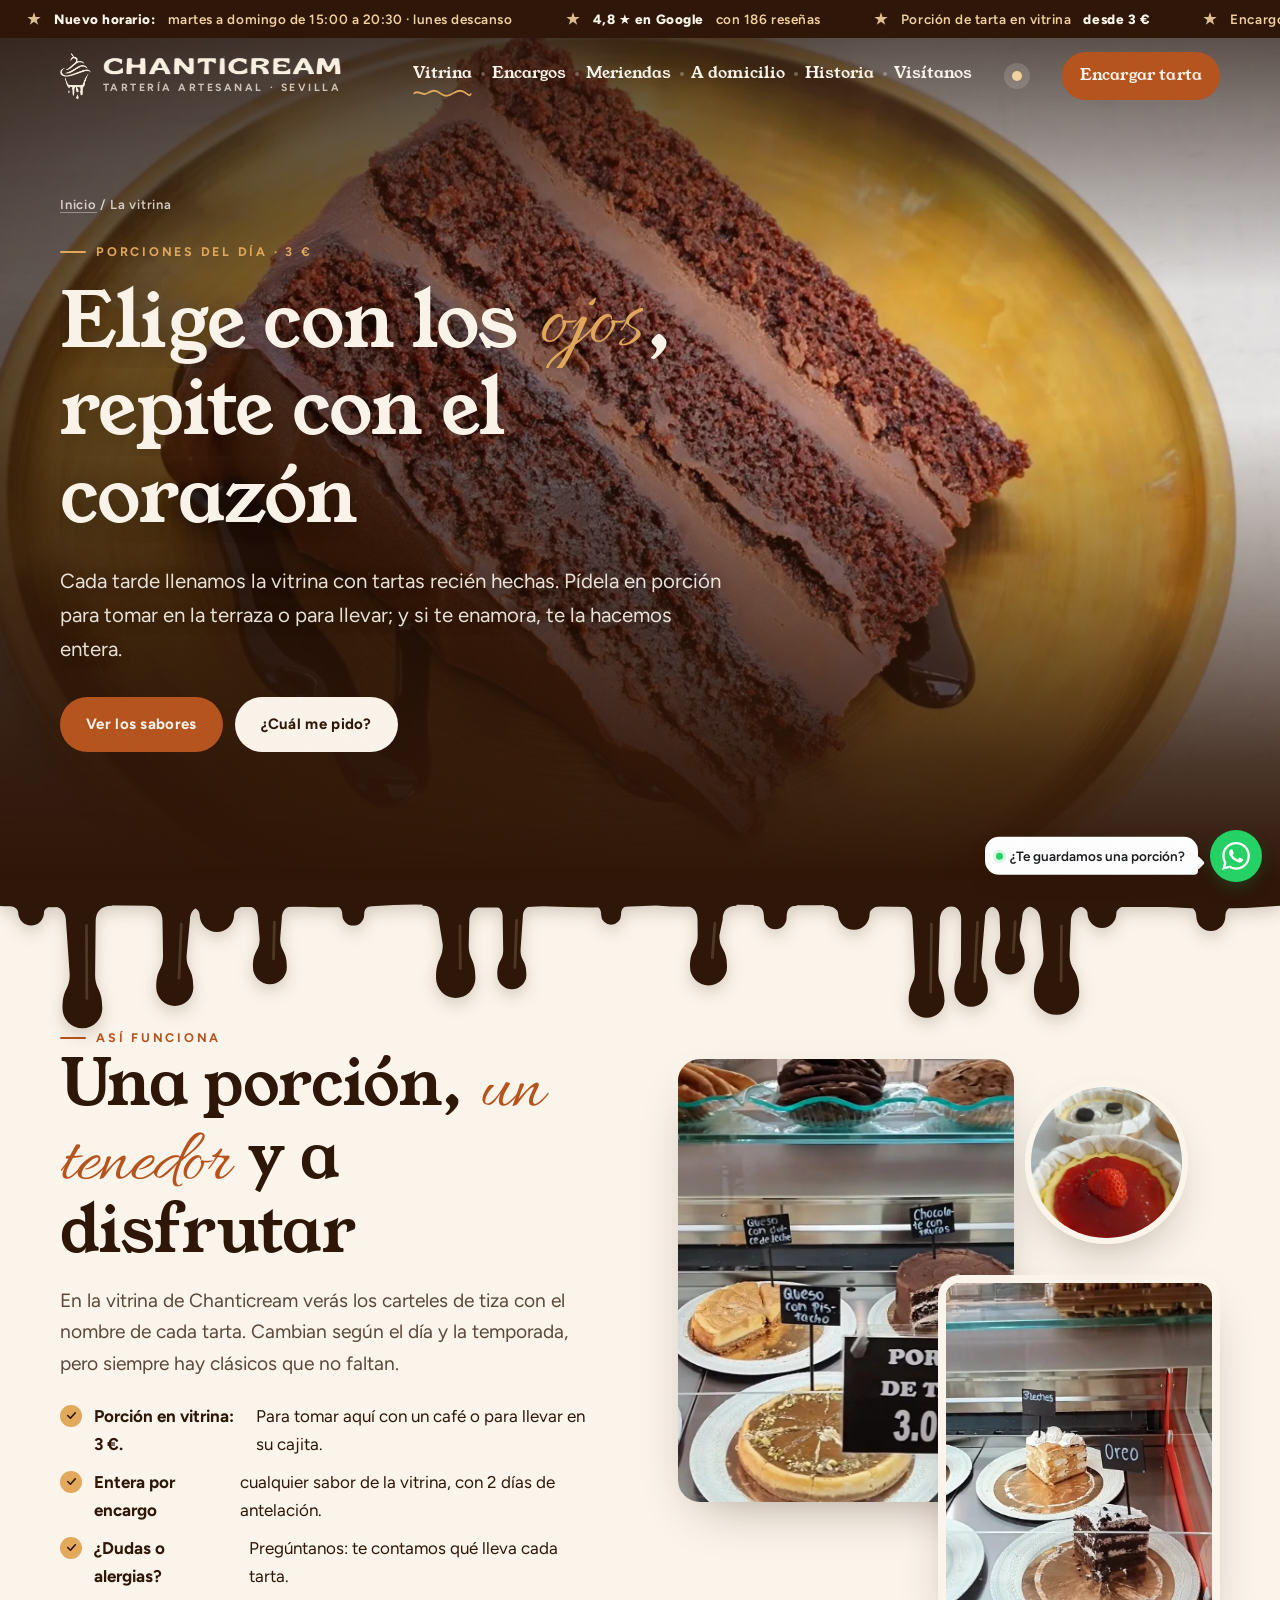
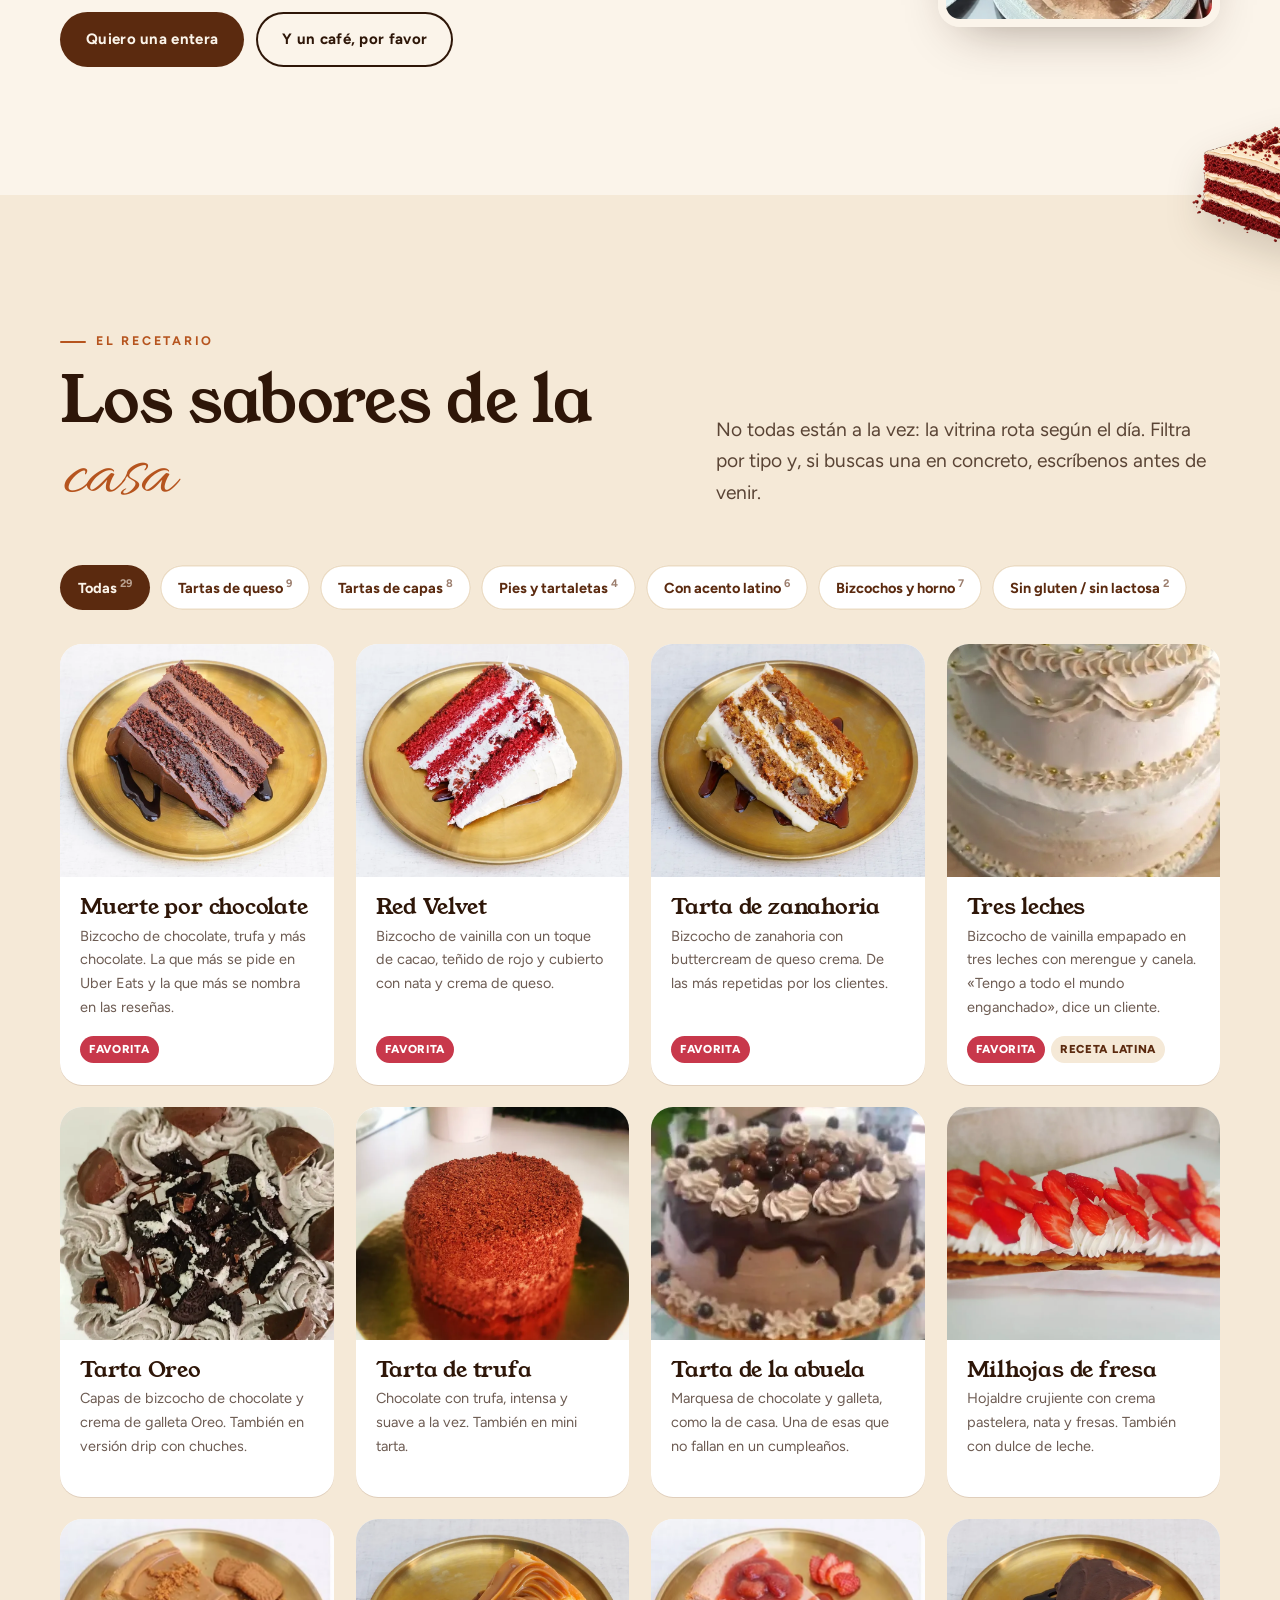
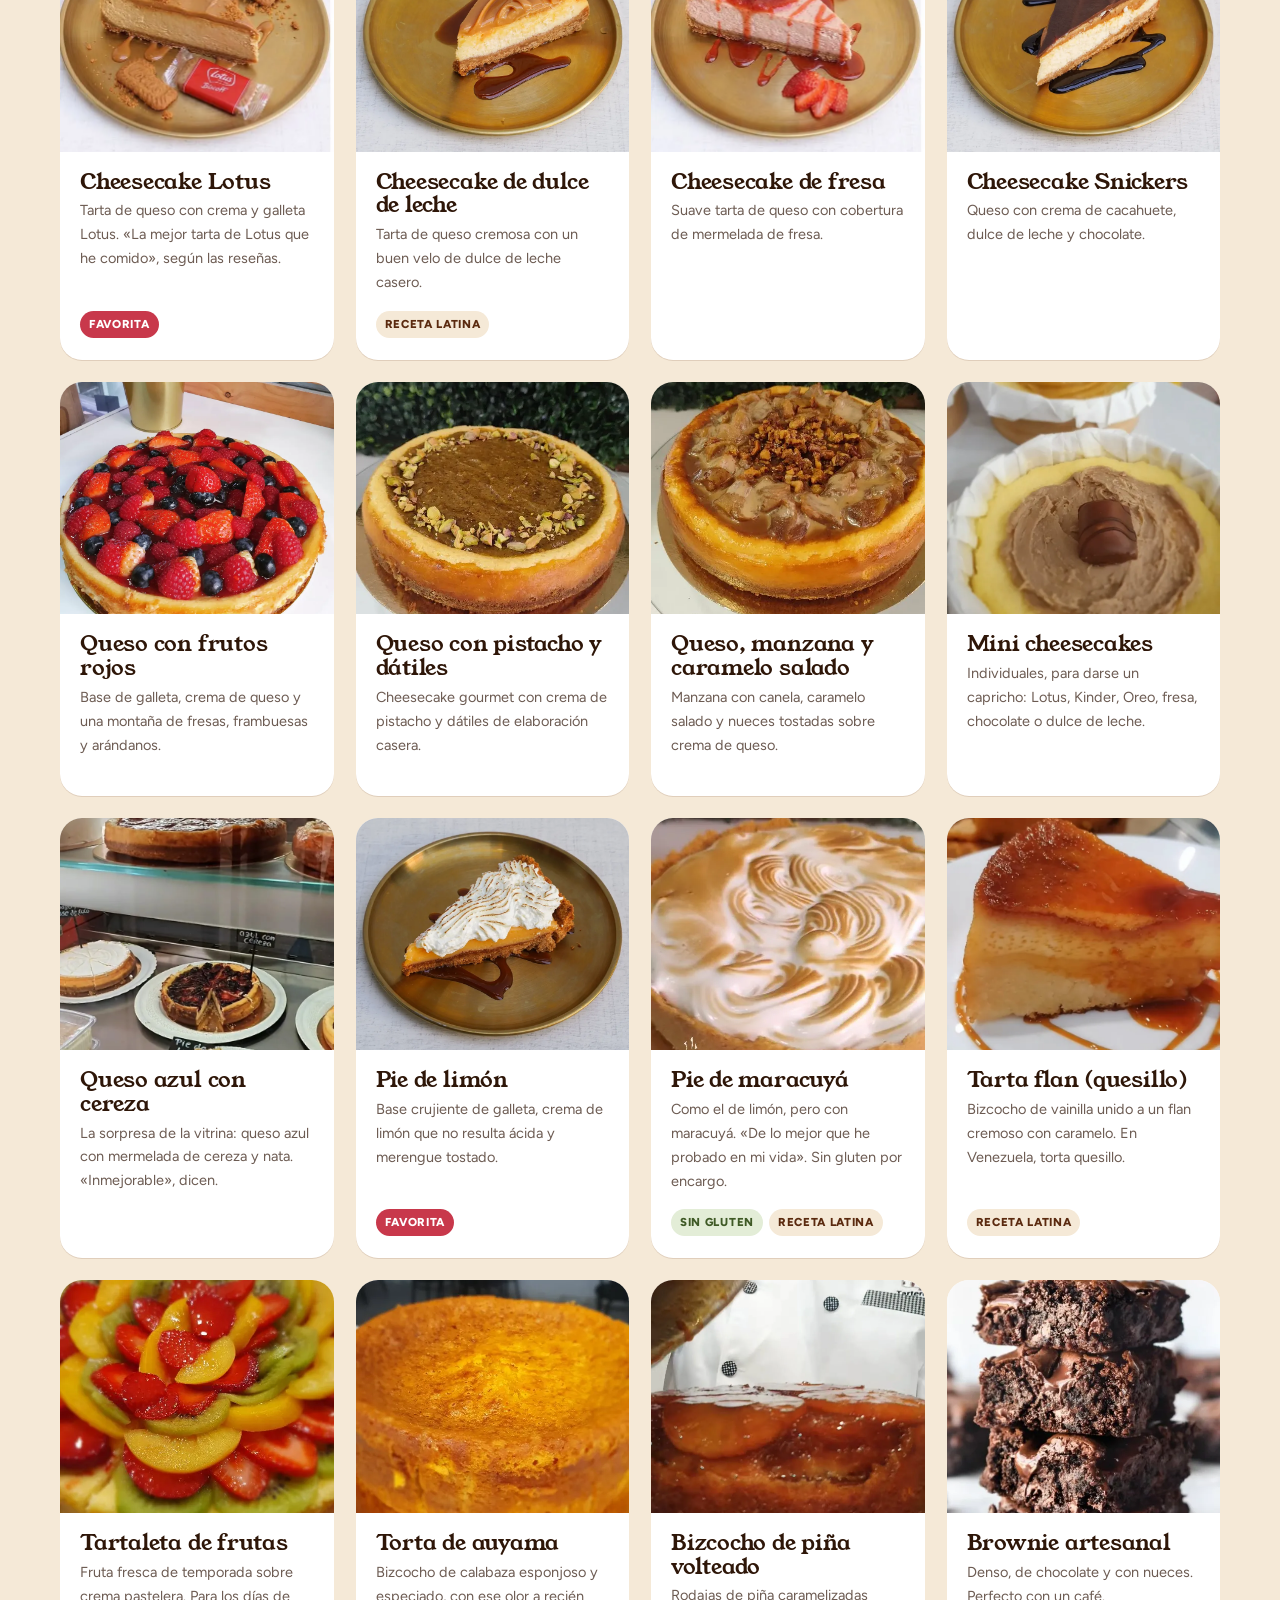
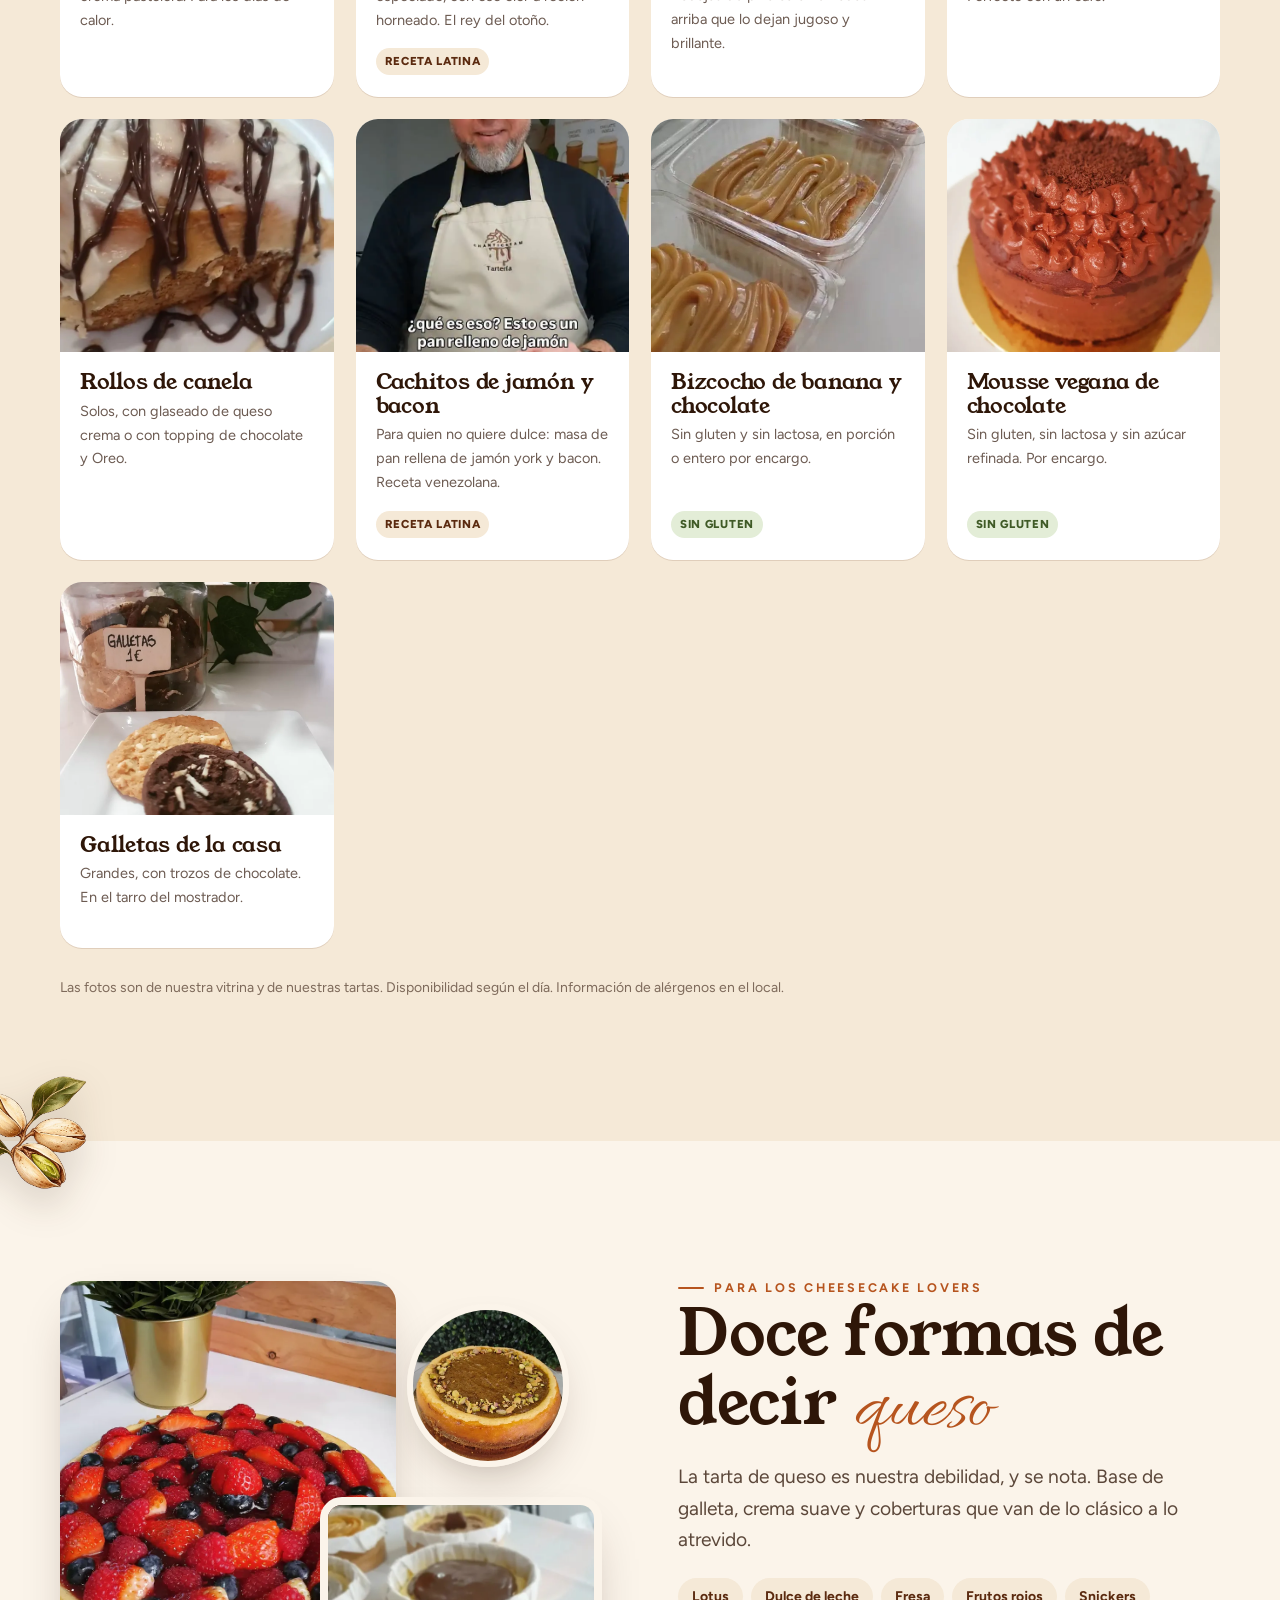
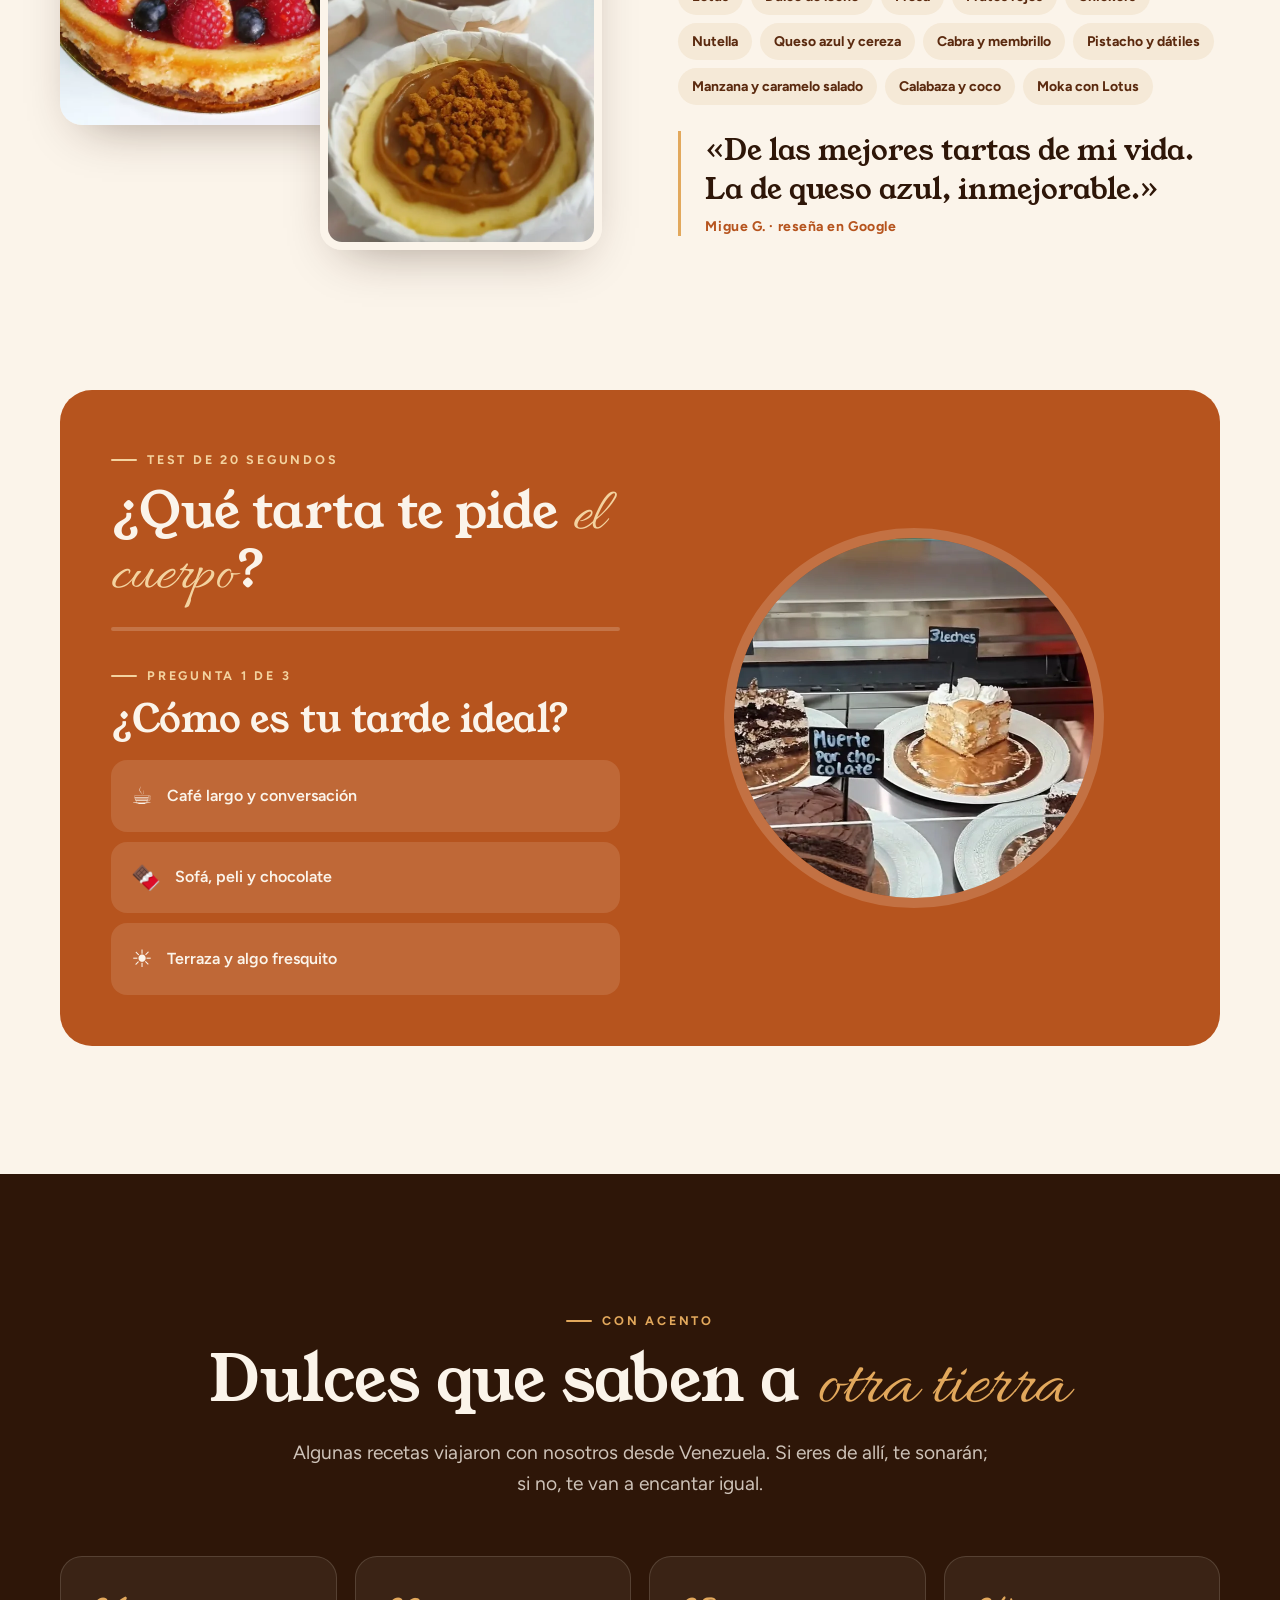
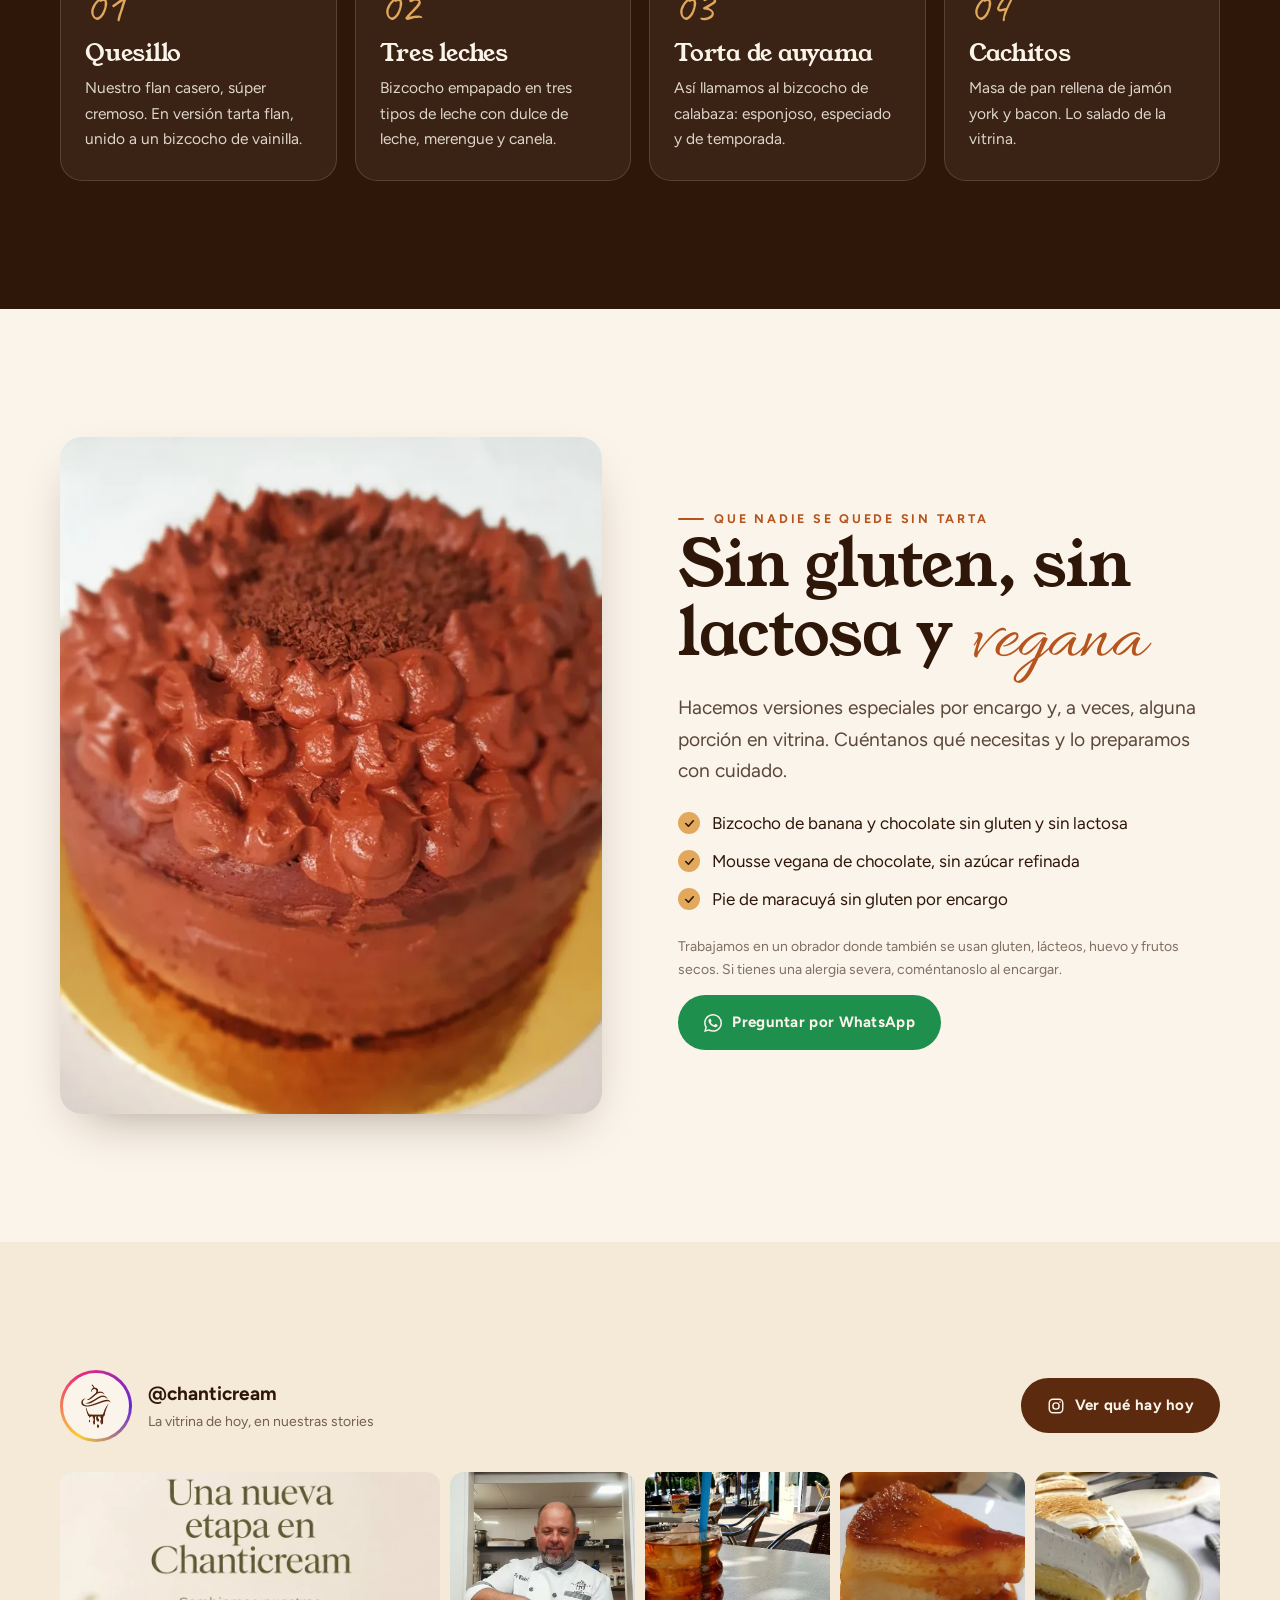
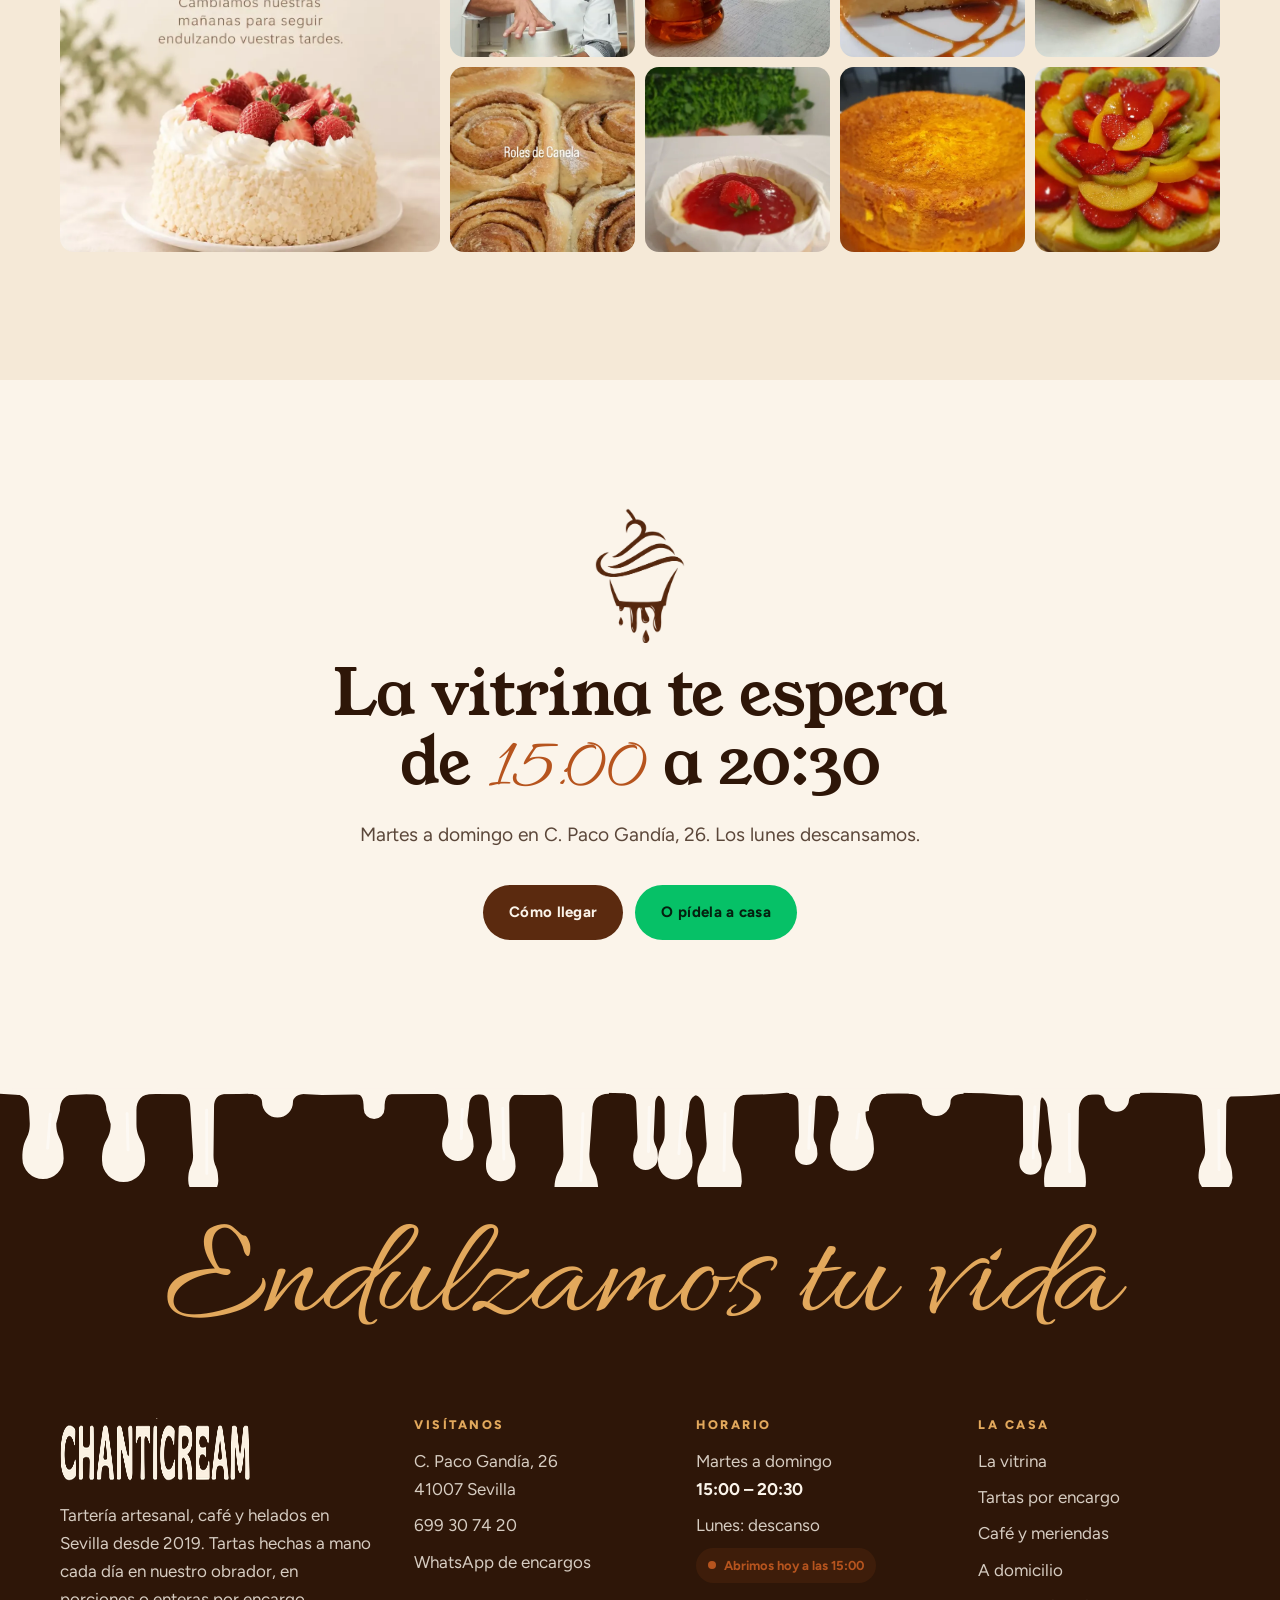
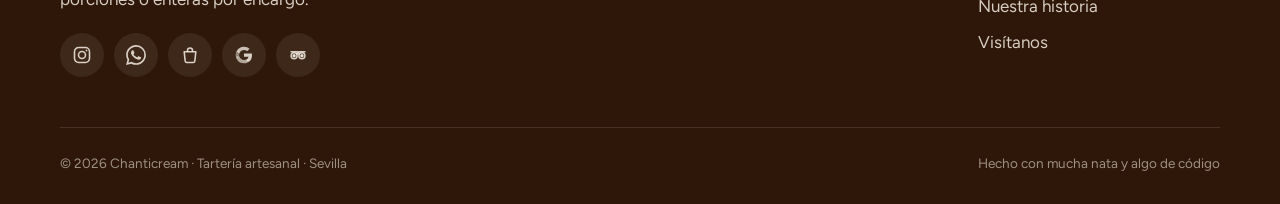
<file: la-vitrina.html>
<!doctype html>
<html lang="es">
<head>
<meta charset="utf-8">
<meta name="viewport" content="width=device-width, initial-scale=1, viewport-fit=cover">
<title>La vitrina · Tartas artesanales en porciones · Chanticream Sevilla</title>
<meta name="description" content="Más de quince tartas cada día en porciones: muerte por chocolate, tres leches, red velvet, cheesecake Lotus, pie de limón y maracuyá. Porción a 3 € en C. Paco Gandía 26, Sevilla.">
<meta name="theme-color" content="#2e1608">
<meta property="og:type" content="website">
<meta property="og:site_name" content="Chanticream">
<link rel="canonical" href="https://sefiro888.github.io/chanticream/la-vitrina.html">
<meta property="og:url" content="https://sefiro888.github.io/chanticream/la-vitrina.html">
<meta property="og:title" content="La vitrina · Tartas artesanales en porciones · Chanticream Sevilla">
<meta property="og:description" content="Más de quince tartas cada día en porciones: muerte por chocolate, tres leches, red velvet, cheesecake Lotus, pie de limón y maracuyá. Porción a 3 € en C. Paco Gandía 26, Sevilla.">
<meta property="og:image" content="https://sefiro888.github.io/chanticream/assets/img/marca/compartir.jpg">
<meta property="og:image:secure_url" content="https://sefiro888.github.io/chanticream/assets/img/marca/compartir.jpg">
<meta property="og:image:type" content="image/jpeg">
<meta property="og:image:width" content="1200">
<meta property="og:image:height" content="630">
<meta property="og:image:alt" content="Logo de Chanticream junto a porciones de muerte por chocolate y red velvet">
<meta property="og:locale" content="es_ES">
<meta name="twitter:card" content="summary_large_image">
<meta name="twitter:title" content="La vitrina · Tartas artesanales en porciones · Chanticream Sevilla">
<meta name="twitter:description" content="Más de quince tartas cada día en porciones: muerte por chocolate, tres leches, red velvet, cheesecake Lotus, pie de limón y maracuyá. Porción a 3 € en C. Paco Gandía 26, Sevilla.">
<meta name="twitter:image" content="https://sefiro888.github.io/chanticream/assets/img/marca/compartir.jpg">
<link rel="icon" href="assets/img/marca/favicon.png" type="image/png">
<link rel="apple-touch-icon" href="assets/img/marca/apple-touch-icon.png">
<link rel="preconnect" href="https://fonts.googleapis.com">
<link rel="preconnect" href="https://fonts.gstatic.com" crossorigin>
<link href="https://fonts.googleapis.com/css2?family=Allura&family=Caveat:wght@500;700&family=Figtree:ital,wght@0,400..800;1,400..800&family=Young+Serif&display=swap" rel="stylesheet">
<link rel="stylesheet" href="assets/css/site.css?v=2610281106">

</head>
<body class="con-hero" data-pagina="vitrina">


<a class="saltar" href="#contenido">Saltar al contenido</a>
<div class="ticker" role="region" aria-label="Avisos de Chanticream"><div class="ticker__pista"><span class="ticker__item"><svg class="ticker__sep" viewBox="0 0 24 24" fill="currentColor" aria-hidden="true"><path d="M12 2l2.4 6.9H22l-6 4.6 2.3 7.1L12 16.3 5.7 20.6 8 13.5l-6-4.6h7.6Z"/></svg><b>Nuevo horario:</b> martes a domingo de 15:00 a 20:30 · lunes descanso</span><span class="ticker__item"><svg class="ticker__sep" viewBox="0 0 24 24" fill="currentColor" aria-hidden="true"><path d="M12 2l2.4 6.9H22l-6 4.6 2.3 7.1L12 16.3 5.7 20.6 8 13.5l-6-4.6h7.6Z"/></svg><b>4,8 ★ en Google</b> con 186 reseñas</span><span class="ticker__item"><svg class="ticker__sep" viewBox="0 0 24 24" fill="currentColor" aria-hidden="true"><path d="M12 2l2.4 6.9H22l-6 4.6 2.3 7.1L12 16.3 5.7 20.6 8 13.5l-6-4.6h7.6Z"/></svg>Porción de tarta en vitrina <b>desde 3 €</b></span><span class="ticker__item"><svg class="ticker__sep" viewBox="0 0 24 24" fill="currentColor" aria-hidden="true"><path d="M12 2l2.4 6.9H22l-6 4.6 2.3 7.1L12 16.3 5.7 20.6 8 13.5l-6-4.6h7.6Z"/></svg>Encargos por WhatsApp con <b>2 días</b> de antelación · <a href="https://wa.me/34699307420" target="_blank" rel="noopener">699 30 74 20</a></span><span class="ticker__item"><svg class="ticker__sep" viewBox="0 0 24 24" fill="currentColor" aria-hidden="true"><path d="M12 2l2.4 6.9H22l-6 4.6 2.3 7.1L12 16.3 5.7 20.6 8 13.5l-6-4.6h7.6Z"/></svg>También en <a href="https://www.ubereats.com/es/store/chanticream/9y39RoR6Vyi58FifijCMCQ" target="_blank" rel="noopener">Uber Eats</a> · a domicilio de 15:30 a 20:30</span><span class="ticker__item"><svg class="ticker__sep" viewBox="0 0 24 24" fill="currentColor" aria-hidden="true"><path d="M12 2l2.4 6.9H22l-6 4.6 2.3 7.1L12 16.3 5.7 20.6 8 13.5l-6-4.6h7.6Z"/></svg><b>Helados artesanales</b>, café 100 % natural y batidos</span><span class="ticker__item"><svg class="ticker__sep" viewBox="0 0 24 24" fill="currentColor" aria-hidden="true"><path d="M12 2l2.4 6.9H22l-6 4.6 2.3 7.1L12 16.3 5.7 20.6 8 13.5l-6-4.6h7.6Z"/></svg>Opciones <b>sin gluten y sin lactosa</b> por encargo</span><span class="ticker__item"><svg class="ticker__sep" viewBox="0 0 24 24" fill="currentColor" aria-hidden="true"><path d="M12 2l2.4 6.9H22l-6 4.6 2.3 7.1L12 16.3 5.7 20.6 8 13.5l-6-4.6h7.6Z"/></svg>Tartería artesanal en Sevilla <b>desde 2019</b></span><span aria-hidden="true" style="display:contents"><span class="ticker__item"><svg class="ticker__sep" viewBox="0 0 24 24" fill="currentColor" aria-hidden="true"><path d="M12 2l2.4 6.9H22l-6 4.6 2.3 7.1L12 16.3 5.7 20.6 8 13.5l-6-4.6h7.6Z"/></svg><b>Nuevo horario:</b> martes a domingo de 15:00 a 20:30 · lunes descanso</span><span class="ticker__item"><svg class="ticker__sep" viewBox="0 0 24 24" fill="currentColor" aria-hidden="true"><path d="M12 2l2.4 6.9H22l-6 4.6 2.3 7.1L12 16.3 5.7 20.6 8 13.5l-6-4.6h7.6Z"/></svg><b>4,8 ★ en Google</b> con 186 reseñas</span><span class="ticker__item"><svg class="ticker__sep" viewBox="0 0 24 24" fill="currentColor" aria-hidden="true"><path d="M12 2l2.4 6.9H22l-6 4.6 2.3 7.1L12 16.3 5.7 20.6 8 13.5l-6-4.6h7.6Z"/></svg>Porción de tarta en vitrina <b>desde 3 €</b></span><span class="ticker__item"><svg class="ticker__sep" viewBox="0 0 24 24" fill="currentColor" aria-hidden="true"><path d="M12 2l2.4 6.9H22l-6 4.6 2.3 7.1L12 16.3 5.7 20.6 8 13.5l-6-4.6h7.6Z"/></svg>Encargos por WhatsApp con <b>2 días</b> de antelación · <a href="https://wa.me/34699307420" target="_blank" rel="noopener">699 30 74 20</a></span><span class="ticker__item"><svg class="ticker__sep" viewBox="0 0 24 24" fill="currentColor" aria-hidden="true"><path d="M12 2l2.4 6.9H22l-6 4.6 2.3 7.1L12 16.3 5.7 20.6 8 13.5l-6-4.6h7.6Z"/></svg>También en <a href="https://www.ubereats.com/es/store/chanticream/9y39RoR6Vyi58FifijCMCQ" target="_blank" rel="noopener">Uber Eats</a> · a domicilio de 15:30 a 20:30</span><span class="ticker__item"><svg class="ticker__sep" viewBox="0 0 24 24" fill="currentColor" aria-hidden="true"><path d="M12 2l2.4 6.9H22l-6 4.6 2.3 7.1L12 16.3 5.7 20.6 8 13.5l-6-4.6h7.6Z"/></svg><b>Helados artesanales</b>, café 100 % natural y batidos</span><span class="ticker__item"><svg class="ticker__sep" viewBox="0 0 24 24" fill="currentColor" aria-hidden="true"><path d="M12 2l2.4 6.9H22l-6 4.6 2.3 7.1L12 16.3 5.7 20.6 8 13.5l-6-4.6h7.6Z"/></svg>Opciones <b>sin gluten y sin lactosa</b> por encargo</span><span class="ticker__item"><svg class="ticker__sep" viewBox="0 0 24 24" fill="currentColor" aria-hidden="true"><path d="M12 2l2.4 6.9H22l-6 4.6 2.3 7.1L12 16.3 5.7 20.6 8 13.5l-6-4.6h7.6Z"/></svg>Tartería artesanal en Sevilla <b>desde 2019</b></span></span></div></div>
<header class="header" id="header">
  <div class="wrap header__in">
    <a class="marca" href="index.html" aria-label="Chanticream, ir al inicio">
      <img class="marca__ico choco" src="assets/img/marca/cupcake.png" alt="" width="234" height="351">
      <img class="marca__ico crema" src="assets/img/marca/cupcake-crema.png" alt="" width="234" height="351">
      <span class="marca__txt">
        <img class="marca__wm choco" src="assets/img/marca/wordmark.png" alt="Chanticream" width="600" height="65">
        <img class="marca__wm crema" src="assets/img/marca/wordmark-crema.png" alt="" width="600" height="65">
        <span class="marca__sub">Tartería artesanal · Sevilla</span>
      </span>
    </a>
    <nav class="nav" aria-label="Principal"><a href="la-vitrina.html" aria-current="page"><span>Vitrina</span><svg class="garabato" viewBox="0 0 100 12" preserveAspectRatio="none" aria-hidden="true"><path d="M2 7c8-5 14 4 22 0s14-5 22 0 14 4 22 0 14-5 22 0 6 2 8 1"/></svg></a><a href="encargos.html"><span>Encargos</span><svg class="garabato" viewBox="0 0 100 12" preserveAspectRatio="none" aria-hidden="true"><path d="M2 7c8-5 14 4 22 0s14-5 22 0 14 4 22 0 14-5 22 0 6 2 8 1"/></svg></a><a href="meriendas.html"><span>Meriendas</span><svg class="garabato" viewBox="0 0 100 12" preserveAspectRatio="none" aria-hidden="true"><path d="M2 7c8-5 14 4 22 0s14-5 22 0 14 4 22 0 14-5 22 0 6 2 8 1"/></svg></a><a href="a-domicilio.html"><span>A domicilio</span><svg class="garabato" viewBox="0 0 100 12" preserveAspectRatio="none" aria-hidden="true"><path d="M2 7c8-5 14 4 22 0s14-5 22 0 14 4 22 0 14-5 22 0 6 2 8 1"/></svg></a><a href="nuestra-historia.html"><span>Historia</span><svg class="garabato" viewBox="0 0 100 12" preserveAspectRatio="none" aria-hidden="true"><path d="M2 7c8-5 14 4 22 0s14-5 22 0 14 4 22 0 14-5 22 0 6 2 8 1"/></svg></a><a href="visitanos.html"><span>Visítanos</span><svg class="garabato" viewBox="0 0 100 12" preserveAspectRatio="none" aria-hidden="true"><path d="M2 7c8-5 14 4 22 0s14-5 22 0 14 4 22 0 14-5 22 0 6 2 8 1"/></svg></a></nav>
    <span class="estado" data-estado data-abierto="1">Abierto</span>
    <a class="btn btn--caramelo btn--sm header__cta" href="encargos.html#configura">Encargar tarta</a>
    <button class="burger" aria-label="Abrir menú" aria-expanded="false" aria-controls="menu-movil"><span></span><span></span><span></span></button>
  </div>
</header>
<div class="menu-movil" id="menu-movil">
  <div class="menu-movil__goteo"><svg viewBox="0 0 1440 170" preserveAspectRatio="xMidYMin slice" aria-hidden="true" fill="currentColor"><path d="M0,0 H1440 V30 Q1404,31.7 1369,31.2 Q1325,33.8 1281,29.0 Q1239,32.4 1197,31.0 Q1154,28.5 1110,31.1 Q1072,28.4 1033,30.4 Q970,32.3 906,29.2 Q834,27.9 761,28.6 Q700,30.4 640,29.2 Q580,30.6 520,31.8 Q472,34.2 424,30.0 Q354,27.6 284,28.7 Q238,30.6 191,29.2 Q132,27.3 73,31.1 Q36,33.5 0,29.3 Z"/><path class="hilo" style="--d:5.9s;--r:-0.2s" d="M32.0,24 H82.0 V30 C73.7,30 70.1,33.5 70.1,43.7 A13.1,13.1 0 0 1 43.9,43.7 C43.9,33.5 40.3,30 32.0,30 Z"/><path class="hilo" style="--d:8.0s;--r:-0.8s" d="M110.6,24 H170.0 V30 C159.1,30 154.4,36.2 154.4,45.6 L151.5,94.1 C151.5,109.6 158.7,106.7 158.7,127.0 A19.4,19.4 0 0 1 120.0,127.0 C120.0,106.7 127.2,109.6 127.2,94.1 L126.1,45.6 C126.1,36.2 121.4,30 110.6,30 Z"/><path class="hilo" style="--d:8.4s;--r:-2.5s" d="M189.0,24 H254.2 V30 C243.3,30 238.7,34.6 238.7,45.6 A17.2,17.2 0 0 1 204.4,45.6 C204.4,34.6 199.8,30 189.0,30 Z"/><path class="hilo" style="--d:8.6s;--r:-5.6s" d="M255.6,24 H328.2 V30 C314.9,30 309.2,37.6 309.2,49.0 L304.7,88.6 C304.7,107.9 314.1,104.3 314.1,129.7 A24.2,24.2 0 0 1 265.6,129.7 C265.6,104.3 275.0,107.9 275.0,88.6 L274.6,49.0 C274.6,37.6 268.9,30 255.6,30 Z"/><path class="hilo" style="--d:7.9s;--r:-2.1s" d="M342.7,24 H388.2 V30 C379.8,30 376.3,34.8 376.3,41.9 L372.5,87.6 C372.5,99.2 377.6,97.0 377.6,112.2 A14.4,14.4 0 0 1 348.8,112.2 C348.8,97.0 353.9,99.2 353.9,87.6 L354.6,41.9 C354.6,34.8 351.1,30 342.7,30 Z"/><path class="hilo" style="--d:7.0s;--r:-5.5s" d="M459.5,24 H504.7 V30 C496.4,30 492.8,34.7 492.8,41.8 L493.1,106.4 C493.1,117.9 498.2,115.8 498.2,130.8 A14.3,14.3 0 0 1 469.5,130.8 C469.5,115.8 474.6,117.9 474.6,106.4 L471.4,41.8 C471.4,34.7 467.8,30 459.5,30 Z"/><path class="hilo" style="--d:7.4s;--r:-6.3s" d="M511.2,24 H594.0 V30 C580.3,30 574.4,35.9 574.4,41.8 A21.8,21.8 0 0 1 530.8,41.8 C530.8,35.9 524.9,30 511.2,30 Z"/><path class="hilo" style="--d:6.0s;--r:-4.6s" d="M639.6,24 H704.8 V30 C692.8,30 687.7,36.8 687.7,47.1 L686.9,108.8 C686.9,126.5 695.6,123.2 695.6,146.4 A22.1,22.1 0 0 1 651.4,146.4 C651.4,123.2 660.2,126.5 660.2,108.8 L656.7,47.1 C656.7,36.8 651.5,30 639.6,30 Z"/><path class="hilo" style="--d:5.2s;--r:-0.6s" d="M758.1,24 H796.4 V30 C789.3,30 786.3,34.0 786.3,40.0 L783.4,84.2 C783.4,93.9 787.8,92.1 787.8,105.0 A12.2,12.2 0 0 1 763.4,105.0 C763.4,92.1 767.8,93.9 767.8,84.2 L768.1,40.0 C768.1,34.0 765.1,30 758.1,30 Z"/><path class="hilo" style="--d:6.2s;--r:-1.1s" d="M856.9,24 H917.9 V30 C906.8,30 902.0,36.4 902.0,46.0 L901.5,67.5 C901.5,82.6 908.0,79.7 908.0,99.6 A18.9,18.9 0 0 1 870.1,99.6 C870.1,79.7 876.6,82.6 876.6,67.5 L872.9,46.0 C872.9,36.4 868.1,30 856.9,30 Z"/><path class="hilo" style="--d:7.0s;--r:-1.6s" d="M956.9,24 H1020.1 V30 C1009.6,30 1005.1,34.5 1005.1,41.5 A16.6,16.6 0 0 1 971.8,41.5 C971.8,34.5 967.3,30 956.9,30 Z"/><path class="hilo" style="--d:6.9s;--r:-0.9s" d="M1029.2,24 H1090.3 V30 C1080.2,30 1075.9,34.3 1075.9,42.3 A16.1,16.1 0 0 1 1043.7,42.3 C1043.7,34.3 1039.4,30 1029.2,30 Z"/><path class="hilo" style="--d:8.1s;--r:-0.3s" d="M1095.5,24 H1146.4 V30 C1137.1,30 1133.1,35.3 1133.1,43.3 L1130.8,78.8 C1130.8,91.4 1136.1,89.0 1136.1,105.6 A15.7,15.7 0 0 1 1104.6,105.6 C1104.6,89.0 1109.9,91.4 1109.9,78.8 L1108.8,43.3 C1108.8,35.3 1104.8,30 1095.5,30 Z"/><path class="hilo" style="--d:8.5s;--r:-1.7s" d="M1148.9,24 H1199.4 V30 C1191.1,30 1187.5,33.6 1187.5,37.2 A13.3,13.3 0 0 1 1160.9,37.2 C1160.9,33.6 1157.3,30 1148.9,30 Z"/><path class="hilo" style="--d:5.1s;--r:-3.2s" d="M1230.3,24 H1277.2 V30 C1268.6,30 1264.9,34.9 1264.9,42.3 L1265.0,104.6 C1265.0,117.6 1271.5,115.1 1271.5,132.1 A16.2,16.2 0 0 1 1239.2,132.1 C1239.2,115.1 1245.8,117.6 1245.8,104.6 L1242.6,42.3 C1242.6,34.9 1238.9,30 1230.3,30 Z"/><path class="hilo" style="--d:8.3s;--r:-3.2s" d="M1302.4,24 H1347.8 V30 C1339.5,30 1335.9,34.8 1335.9,41.9 L1333.9,83.1 C1333.9,95.7 1340.4,93.3 1340.4,109.8 A15.7,15.7 0 0 1 1308.9,109.8 C1308.9,93.3 1315.3,95.7 1315.3,83.1 L1314.3,41.9 C1314.3,34.8 1310.7,30 1302.4,30 Z"/><path class="hilo" style="--d:5.9s;--r:-5.7s" d="M1360.8,24 H1410.7 V30 C1401.6,30 1397.7,35.2 1397.7,43.1 L1394.1,118.8 C1394.1,131.4 1399.6,129.0 1399.6,145.6 A15.8,15.8 0 0 1 1368.1,145.6 C1368.1,129.0 1373.6,131.4 1373.6,118.8 L1373.9,43.1 C1373.9,35.2 1369.9,30 1360.8,30 Z"/><path class="brillo" d="M145.6,49.6 L143.6,117.4 M298.4,53.0 L295.0,117.6 M369.6,45.9 L366.4,105.0 M486.2,45.8 L487.1,123.6 M678.1,51.1 L678.2,135.3 M780.7,44.0 L778.3,98.8 M893.0,50.0 L893.4,90.1 M1125.5,47.3 L1124.0,97.7 M1258.0,46.3 L1258.7,124.0 M1329.2,45.9 L1327.9,102.0 M1390.3,47.1 L1387.4,137.7"/></svg></div>
  <p class="menu-movil__lema">Endulzamos tu vida</p>
  <nav class="menu-movil__lista" aria-label="Menú"><a class="mm-link" href="index.html" style="transition-delay:0.15s"><img src="assets/img/deco/cupcake.webp" alt="" loading="lazy"><span><b>Inicio</b><small>volver a la entrada</small></span></a><a class="mm-link" href="la-vitrina.html" aria-current="page" style="transition-delay:0.20s"><img src="assets/img/deco/red-velvet.webp" alt="" loading="lazy"><span><b>La vitrina</b><small>las porciones de hoy</small></span></a><a class="mm-link" href="encargos.html" style="transition-delay:0.25s"><img src="assets/img/deco/manga.webp" alt="" loading="lazy"><span><b>Tartas por encargo</b><small>tu tarta, a tu manera</small></span></a><a class="mm-link" href="meriendas.html" style="transition-delay:0.30s"><img src="assets/img/deco/cafe.webp" alt="" loading="lazy"><span><b>Café y meriendas</b><small>café, helados y batidos</small></span></a><a class="mm-link" href="a-domicilio.html" style="transition-delay:0.35s"><img src="assets/img/deco/brownie.webp" alt="" loading="lazy"><span><b>A domicilio</b><small>en casa con Uber Eats</small></span></a><a class="mm-link" href="nuestra-historia.html" style="transition-delay:0.40s"><img src="assets/img/deco/batidor-espatula.webp" alt="" loading="lazy"><span><b>Nuestra historia</b><small>Paul, Andreina y desde 2019</small></span></a><a class="mm-link" href="visitanos.html" style="transition-delay:0.45s"><img src="assets/img/deco/fresas.webp" alt="" loading="lazy"><span><b>Visítanos</b><small>C. Paco Gandía, 26</small></span></a></nav>
  <div class="menu-movil__pie">
    <div>C. Paco Gandía, 26 · 41007 Sevilla<br>Martes a domingo · 15:00 a 20:30</div>
    <div class="ctas">
      <a class="btn btn--wa" href="https://wa.me/34699307420" target="_blank" rel="noopener"><svg viewBox="0 0 24 24" fill="currentColor"><path d="M17.47 14.38c-.3-.15-1.76-.87-2.03-.97-.27-.1-.47-.15-.67.15-.2.3-.77.97-.94 1.16-.17.2-.35.22-.64.07-.3-.15-1.26-.46-2.39-1.47-.88-.79-1.48-1.76-1.65-2.06-.17-.3-.02-.46.13-.6.13-.14.3-.35.45-.52.15-.18.2-.3.3-.5.1-.2.05-.37-.03-.52-.07-.15-.67-1.61-.92-2.21-.24-.58-.49-.5-.67-.51h-.57c-.2 0-.52.07-.79.37-.27.3-1.04 1.02-1.04 2.48 0 1.46 1.07 2.88 1.21 3.07.15.2 2.1 3.2 5.08 4.49.71.31 1.26.49 1.7.63.71.22 1.36.19 1.87.12.57-.09 1.76-.72 2-1.41.25-.7.25-1.29.18-1.42-.08-.12-.27-.2-.57-.34m-5.42 7.4h-.01a9.87 9.87 0 0 1-5.03-1.38l-.36-.21-3.74.98 1-3.65-.24-.37a9.86 9.86 0 0 1-1.51-5.26c0-5.45 4.44-9.88 9.89-9.88 2.64 0 5.12 1.03 6.99 2.9a9.82 9.82 0 0 1 2.89 6.99c0 5.45-4.44 9.88-9.88 9.88m8.41-18.3A11.82 11.82 0 0 0 12.05 0C5.5 0 .16 5.34.16 11.89c0 2.1.55 4.14 1.59 5.95L.06 24l6.3-1.65a11.88 11.88 0 0 0 5.68 1.45h.01c6.55 0 11.89-5.34 11.89-11.89a11.82 11.82 0 0 0-3.48-8.41Z"/></svg><span>WhatsApp</span></a>
      <a class="btn btn--nata" href="https://www.instagram.com/chanticream/" target="_blank" rel="noopener"><svg viewBox="0 0 24 24" fill="none" stroke="currentColor" stroke-width="1.9"><rect x="3" y="3" width="18" height="18" rx="5"/><circle cx="12" cy="12" r="4.2"/><circle cx="17.4" cy="6.6" r="1.1" fill="currentColor" stroke="none"/></svg><span>Instagram</span></a>
    </div>
  </div>
</div>
<main id="contenido">
<section class="hero hero--media" aria-labelledby="h-vitrina">
  <div class="hero__fotos">
    <figure class="hero__foto hero__foto--movil" style="margin:0"><img src="assets/img/hero/vitrina.webp" alt="Porción de tarta muerte por chocolate sobre un plato dorado" fetchpriority="high" style="object-position:62% 50%"></figure>
  </div>
  <div class="wrap hero__in">
    <nav class="miga" aria-label="Migas"><a href="index.html">Inicio</a> / La vitrina</nav>
    <span class="eyebrow">Porciones del día · 3 €</span>
    <h1 id="h-vitrina" data-sube style="margin-top:18px">Elige con los <em>ojos</em>, repite con el corazón</h1>
    <p class="hero__txt">Cada tarde llenamos la vitrina con tartas recién hechas. Pídela en porción para tomar en la terraza o para llevar; y si te enamora, te la hacemos entera.</p>
    <div class="ctas">
      <a class="btn btn--caramelo" href="#sabores">Ver los sabores</a>
      <a class="btn btn--nata" href="#test">¿Cuál me pido?</a>
    </div>
  </div>
</section>
<div class="goteo"><svg viewBox="0 0 1440 170" preserveAspectRatio="xMidYMin slice" aria-hidden="true" fill="currentColor"><path d="M0,0 H1440 V30 Q1376,35.7 1313,31.5 Q1248,31.5 1184,31.5 Q1137,28.8 1090,30.3 Q1015,33.1 940,29.2 Q876,30.0 813,28.8 Q776,33.0 738,29.9 Q674,33.5 611,30.7 Q566,33.2 521,31.4 Q482,27.6 443,29.2 Q393,33.0 343,31.2 Q288,31.4 232,31.4 Q164,29.3 96,29.5 Q61,33.6 26,30.1 Q13,31.1 0,30.4 Z"/><path class="hilo" style="--d:6.2s;--r:-0.4s" d="M7.5,24 H62.5 V30 C53.4,30 49.5,33.9 49.5,37.8 A14.5,14.5 0 0 1 20.5,37.8 C20.5,33.9 16.6,30 7.5,30 Z"/><path class="hilo" style="--d:5.8s;--r:-5.3s" d="M56.0,24 H125.8 V30 C113.0,30 107.6,37.3 107.6,48.3 L107.0,107.4 C107.0,125.3 115.1,122.0 115.1,145.5 A22.4,22.4 0 0 1 70.3,145.5 C70.3,122.0 78.4,125.3 78.4,107.4 L74.3,48.3 C74.3,37.3 68.8,30 56.0,30 Z"/><path class="hilo" style="--d:6.3s;--r:-2.0s" d="M165.9,24 H230.5 V30 C218.6,30 213.6,36.8 213.6,46.9 L209.9,86.5 C209.9,103.2 217.5,100.1 217.5,122.0 A20.8,20.8 0 0 1 175.8,122.0 C175.8,100.1 183.4,103.2 183.4,86.5 L182.8,46.9 C182.8,36.8 177.7,30 165.9,30 Z"/><path class="hilo" style="--d:6.0s;--r:-0.6s" d="M207.2,24 H280.7 V30 C268.5,30 263.3,35.2 263.3,40.4 A19.3,19.3 0 0 1 224.6,40.4 C224.6,35.2 219.4,30 207.2,30 Z"/><path class="hilo" style="--d:8.9s;--r:-6.9s" d="M275.5,24 H331.7 V30 C321.4,30 317.0,35.9 317.0,44.7 L315.2,67.0 C315.2,82.2 322.7,79.3 322.7,99.3 A19.0,19.0 0 0 1 284.6,99.3 C284.6,79.3 292.1,82.2 292.1,67.0 L290.2,44.7 C290.2,35.9 285.8,30 275.5,30 Z"/><path class="hilo" style="--d:5.9s;--r:-1.6s" d="M374.0,24 H420.7 V30 C413.0,30 409.7,33.3 409.7,40.1 A12.3,12.3 0 0 1 385.1,40.1 C385.1,33.3 381.8,30 374.0,30 Z"/><path class="hilo" style="--d:7.6s;--r:-0.8s" d="M475.3,24 H546.6 V30 C533.5,30 527.9,37.5 527.9,48.7 L527.3,74.1 C527.3,91.8 534.8,88.5 534.8,111.7 A22.1,22.1 0 0 1 490.6,111.7 C490.6,88.5 498.1,91.8 498.1,74.1 L494.0,48.7 C494.0,37.5 488.4,30 475.3,30 Z"/><path class="hilo" style="--d:5.3s;--r:-0.5s" d="M553.1,24 H600.6 V30 C591.9,30 588.2,35.0 588.2,42.5 L585.6,80.0 C585.6,93.0 592.2,90.6 592.2,107.7 A16.3,16.3 0 0 1 559.5,107.7 C559.5,90.6 566.1,93.0 566.1,80.0 L565.5,42.5 C565.5,35.0 561.8,30 553.1,30 Z"/><path class="hilo" style="--d:7.5s;--r:-1.0s" d="M666.3,24 H708.7 V30 C701.7,30 698.7,33.0 698.7,40.2 A11.2,11.2 0 0 1 676.3,40.2 C676.3,33.0 673.3,30 666.3,30 Z"/><path class="hilo" style="--d:8.6s;--r:-7.1s" d="M769.1,24 H828.6 V30 C817.7,30 813.0,36.2 813.0,45.6 L809.3,63.6 C809.3,80.3 817.9,77.1 817.9,99.0 A20.8,20.8 0 0 1 776.3,99.0 C776.3,77.1 784.9,80.3 784.9,63.6 L784.7,45.6 C784.7,36.2 780.0,30 769.1,30 Z"/><path class="hilo" style="--d:7.2s;--r:-5.0s" d="M848.0,24 H896.4 V30 C888.4,30 884.9,33.4 884.9,43.8 A12.7,12.7 0 0 1 859.5,43.8 C859.5,33.4 856.0,30 848.0,30 Z"/><path class="hilo" style="--d:5.4s;--r:-0.2s" d="M927.2,24 H994.2 V30 C983.1,30 978.3,34.8 978.3,39.5 A17.6,17.6 0 0 1 943.0,39.5 C943.0,34.8 938.3,30 927.2,30 Z"/><path class="hilo" style="--d:5.7s;--r:-4.1s" d="M1009.7,24 H1074.2 V30 C1062.4,30 1057.3,36.8 1057.3,46.9 L1055.6,103.1 C1055.6,119.3 1062.6,116.3 1062.6,137.4 A20.2,20.2 0 0 1 1022.3,137.4 C1022.3,116.3 1029.3,119.3 1029.3,103.1 L1026.6,46.9 C1026.6,36.8 1021.6,30 1009.7,30 Z"/><path class="hilo" style="--d:5.8s;--r:-5.4s" d="M1066.7,24 H1122.6 V30 C1112.4,30 1108.0,35.9 1108.0,44.6 L1104.0,93.0 C1104.0,108.0 1111.3,105.2 1111.3,125.0 A18.8,18.8 0 0 1 1073.7,125.0 C1073.7,105.2 1081.1,108.0 1081.1,93.0 L1081.3,44.6 C1081.3,35.9 1076.9,30 1066.7,30 Z"/><path class="hilo" style="--d:7.1s;--r:-6.9s" d="M1110.6,24 H1163.9 V30 C1154.2,30 1150.0,35.6 1150.0,44.0 L1147.1,62.5 C1147.1,75.8 1152.9,73.3 1152.9,90.8 A16.7,16.7 0 0 1 1119.5,90.8 C1119.5,73.3 1125.3,75.8 1125.3,62.5 L1124.6,44.0 C1124.6,35.6 1120.4,30 1110.6,30 Z"/><path class="hilo" style="--d:7.3s;--r:-1.0s" d="M1151.9,24 H1223.4 V30 C1210.3,30 1204.7,37.5 1204.7,48.7 L1203.3,84.2 C1203.3,104.5 1214.1,100.7 1214.1,127.4 A25.4,25.4 0 0 1 1163.2,127.4 C1163.2,100.7 1174.0,104.5 1174.0,84.2 L1170.7,48.7 C1170.7,37.5 1165.0,30 1151.9,30 Z"/><path class="hilo" style="--d:6.2s;--r:-0.2s" d="M1208.9,24 H1270.5 V30 C1260.3,30 1255.9,34.4 1255.9,38.8 A16.2,16.2 0 0 1 1223.5,38.8 C1223.5,34.4 1219.1,30 1208.9,30 Z"/><path class="hilo" style="--d:6.3s;--r:-6.3s" d="M1331.2,24 H1393.1 V30 C1382.9,30 1378.5,34.4 1378.5,42.3 A16.3,16.3 0 0 1 1345.9,42.3 C1345.9,34.4 1341.5,30 1331.2,30 Z"/><path class="brillo" d="M97.3,52.3 L97.7,134.3 M204.0,50.9 L201.3,111.6 M308.7,48.7 L307.7,89.8 M517.4,52.7 L517.8,100.6 M581.2,46.5 L579.2,99.6 M804.2,49.6 L801.4,88.6 M1047.8,50.9 L1047.0,127.3 M1099.7,48.6 L1096.5,115.5 M1142.1,48.0 L1140.0,82.5 M1194.1,52.7 L1193.7,114.7"/><path class="gota" d="M92.7,156.1 C102.7,170.7 103.9,179.6 103.9,181.9 A11.2,11.2 0 0 1 81.5,181.9 C81.5,179.6 82.6,170.7 92.7,156.1 Z"/><path class="gota" d="M196.7,132.8 C206.0,146.4 207.1,154.7 207.1,156.8 A10.4,10.4 0 0 1 186.2,156.8 C186.2,154.7 187.3,146.4 196.7,132.8 Z"/><path class="gota" d="M1042.4,148.4 C1051.5,161.5 1052.5,169.6 1052.5,171.6 A10.1,10.1 0 0 1 1032.4,171.6 C1032.4,169.6 1033.4,161.5 1042.4,148.4 Z"/></svg></div>

<!-- CÓMO FUNCIONA -->
<section class="sec" style="padding-top:clamp(100px,11vw,150px)">
<img class="deco deco--der deco--abajo" src="assets/img/deco/red-velvet.webp" alt="" aria-hidden="true" loading="lazy">
  <div class="wrap duo">
    <div>
      <span class="eyebrow rv">Así funciona</span>
      <h2 class="titulo rv" data-d="1">Una porción, <em>un tenedor</em> y a disfrutar</h2>
      <p class="lead rv" data-d="2" style="margin-top:20px">En la vitrina de Chanticream verás los carteles de tiza con el nombre de cada tarta. Cambian según el día y la temporada, pero siempre hay clásicos que no faltan.</p>
      <ul class="lista-check rv" data-d="3">
        <li><b>Porción en vitrina: 3 €.</b> Para tomar aquí con un café o para llevar en su cajita.</li>
        <li><b>Entera por encargo</b> cualquier sabor de la vitrina, con 2 días de antelación.</li>
        <li><b>¿Dudas o alergias?</b> Pregúntanos: te contamos qué lleva cada tarta.</li>
      </ul>
      <div class="ctas rv" data-d="4"><a class="btn" href="encargos.html">Quiero una entera</a><a class="btn btn--linea" href="meriendas.html"><span>Y un café, por favor</span></a></div>
    </div>
    <div class="collage rv" data-d="2">
      <figure class="c1"><img src="assets/img/reel/vitrina-porcion.webp" alt="Cartel de porción de tarta a 3 euros en la vitrina" loading="lazy"></figure>
      <figure class="c2"><img src="assets/img/reel/vitrina-oreo.webp" alt="Porciones de tarta Oreo, zanahoria y muerte por chocolate" loading="lazy"></figure>
      <figure class="c3"><img src="assets/img/reel/mini-fresa.webp" alt="Mini cheesecake de fresa" loading="lazy"></figure>
    </div>
  </div>
</section>

<!-- CATÁLOGO -->
<section class="sec sec--crema" id="sabores">
<img class="deco deco--izq deco--abajo" src="assets/img/deco/pistacho.webp" alt="" aria-hidden="true" loading="lazy">
  <div class="wrap">
    <div class="cabecera cabecera--split">
      <div>
        <span class="eyebrow rv">El recetario</span>
        <h2 class="titulo rv" data-d="1">Los sabores de la <em>casa</em></h2>
      </div>
      <p class="lead rv" data-d="2">No todas están a la vez: la vitrina rota según el día. Filtra por tipo y, si buscas una en concreto, escríbenos antes de venir.</p>
    </div>
    <div class="filtros rv" data-filtros role="group" aria-label="Filtrar tartas"></div>
    <div class="rejilla" data-vitrina></div>
    <p class="nota" style="margin-top:28px">Las fotos son de nuestra vitrina y de nuestras tartas. Disponibilidad según el día. Información de alérgenos en el local.</p>
  </div>
</section>

<!-- TARTAS DE QUESO -->
<section class="sec">
<img class="deco deco--der deco--arriba" src="assets/img/deco/limones.webp" alt="" aria-hidden="true" loading="lazy">
  <div class="wrap duo duo--inv">
    <div>
      <span class="eyebrow rv">Para los cheesecake lovers</span>
      <h2 class="titulo rv" data-d="1">Doce formas de decir <em>queso</em></h2>
      <p class="lead rv" data-d="2" style="margin-top:20px">La tarta de queso es nuestra debilidad, y se nota. Base de galleta, crema suave y coberturas que van de lo clásico a lo atrevido.</p>
      <div class="opciones rv" data-d="3" style="margin-top:22px">
        <span class="chip">Lotus</span><span class="chip">Dulce de leche</span><span class="chip">Fresa</span><span class="chip">Frutos rojos</span><span class="chip">Snickers</span><span class="chip">Nutella</span><span class="chip">Queso azul y cereza</span><span class="chip">Cabra y membrillo</span><span class="chip">Pistacho y dátiles</span><span class="chip">Manzana y caramelo salado</span><span class="chip">Calabaza y coco</span><span class="chip">Moka con Lotus</span>
      </div>
      <blockquote class="cita rv" data-d="4">«De las mejores tartas de mi vida. La de queso azul, inmejorable.»<cite>Migue G. · reseña en Google</cite></blockquote>
    </div>
    <div class="collage rv">
      <figure class="c1"><img src="assets/img/ig/cheesecake-frutos-rojos.webp" alt="Tarta de queso con frutos rojos" loading="lazy"></figure>
      <figure class="c2"><img src="assets/img/reel/mini-lotus.webp" alt="Mini cheesecake de Lotus" loading="lazy"></figure>
      <figure class="c3"><img src="assets/img/ig/cheesecake-pistacho.webp" alt="Cheesecake de pistacho con dátiles" loading="lazy"></figure>
    </div>
  </div>
</section>

<!-- TEST -->
<section class="sec" id="test" style="padding-top:0">
  <div class="wrap">
    <div class="quiz rv" data-quiz>
      <div>
        <span class="eyebrow">Test de 20 segundos</span>
        <h2 class="titulo" style="font-size:clamp(32px,4vw,52px);margin:12px 0 26px">¿Qué tarta te pide <em>el cuerpo</em>?</h2>
        <div class="quiz__barra"><span></span></div>
        <div class="quiz__pasos"></div>
      </div>
      <div class="quiz__visual"><img src="assets/img/reel/vitrina-chocolate.webp" alt="Vitrina de tartas" style="width:100%;max-width:380px;aspect-ratio:1;object-fit:cover;border-radius:50%;border:10px solid rgba(251,244,234,.18);transition:opacity .4s"></div>
    </div>
  </div>
</section>

<!-- ACENTO LATINO -->
<section class="sec sec--choco">
<img class="deco deco--izq deco--arriba" src="assets/img/deco/media-luna.webp" alt="" aria-hidden="true" loading="lazy">
  <div class="wrap">
    <div class="cabecera cabecera--centro">
      <span class="eyebrow rv">Con acento</span>
      <h2 class="titulo rv" data-d="1">Dulces que saben a <em>otra tierra</em></h2>
      <p class="lead rv" data-d="2">Algunas recetas viajaron con nosotros desde Venezuela. Si eres de allí, te sonarán; si no, te van a encantar igual.</p>
    </div>
    <div class="pasos">
      <div class="paso rv" data-d="1"><h3>Quesillo</h3><p>Nuestro flan casero, súper cremoso. En versión tarta flan, unido a un bizcocho de vainilla.</p></div>
      <div class="paso rv" data-d="2"><h3>Tres leches</h3><p>Bizcocho empapado en tres tipos de leche con dulce de leche, merengue y canela.</p></div>
      <div class="paso rv" data-d="3"><h3>Torta de auyama</h3><p>Así llamamos al bizcocho de calabaza: esponjoso, especiado y de temporada.</p></div>
      <div class="paso rv" data-d="4"><h3>Cachitos</h3><p>Masa de pan rellena de jamón york y bacon. Lo salado de la vitrina.</p></div>
    </div>
  </div>
</section>

<!-- SIN GLUTEN -->
<section class="sec">
<img class="deco deco--der deco--abajo" src="assets/img/deco/cheesecake.webp" alt="" aria-hidden="true" loading="lazy">
  <div class="wrap duo">
    <figure class="rv" style="margin:0;border-radius:var(--radio);overflow:hidden;aspect-ratio:4/5;box-shadow:var(--sombra)"><img src="assets/img/ig/tarta-chocolate-vegana.webp" alt="Tarta de mousse vegana de chocolate" loading="lazy" style="width:100%;height:100%;object-fit:cover"></figure>
    <div>
      <span class="eyebrow rv">Que nadie se quede sin tarta</span>
      <h2 class="titulo rv" data-d="1">Sin gluten, sin lactosa y <em>vegana</em></h2>
      <p class="lead rv" data-d="2" style="margin-top:20px">Hacemos versiones especiales por encargo y, a veces, alguna porción en vitrina. Cuéntanos qué necesitas y lo preparamos con cuidado.</p>
      <ul class="lista-check rv" data-d="3">
        <li>Bizcocho de banana y chocolate sin gluten y sin lactosa</li>
        <li>Mousse vegana de chocolate, sin azúcar refinada</li>
        <li>Pie de maracuyá sin gluten por encargo</li>
      </ul>
      <p class="nota rv" data-d="4">Trabajamos en un obrador donde también se usan gluten, lácteos, huevo y frutos secos. Si tienes una alergia severa, coméntanoslo al encargar.</p>
      <a class="btn btn--wa rv" href="https://wa.me/34699307420?text=Hola%2C%20quer%C3%ADa%20preguntar%20por%20una%20tarta%20sin%20gluten%20o%20sin%20lactosa" target="_blank" rel="noopener"><svg viewBox="0 0 24 24" fill="currentColor"><path d="M17.47 14.38c-.3-.15-1.76-.87-2.03-.97-.27-.1-.47-.15-.67.15-.2.3-.77.97-.94 1.16-.17.2-.35.22-.64.07-.3-.15-1.26-.46-2.39-1.47-.88-.79-1.48-1.76-1.65-2.06-.17-.3-.02-.46.13-.6.13-.14.3-.35.45-.52.15-.18.2-.3.3-.5.1-.2.05-.37-.03-.52-.07-.15-.67-1.61-.92-2.21-.24-.58-.49-.5-.67-.51h-.57c-.2 0-.52.07-.79.37-.27.3-1.04 1.02-1.04 2.48 0 1.46 1.07 2.88 1.21 3.07.15.2 2.1 3.2 5.08 4.49.71.31 1.26.49 1.7.63.71.22 1.36.19 1.87.12.57-.09 1.76-.72 2-1.41.25-.7.25-1.29.18-1.42-.08-.12-.27-.2-.57-.34m-5.42 7.4h-.01a9.87 9.87 0 0 1-5.03-1.38l-.36-.21-3.74.98 1-3.65-.24-.37a9.86 9.86 0 0 1-1.51-5.26c0-5.45 4.44-9.88 9.89-9.88 2.64 0 5.12 1.03 6.99 2.9a9.82 9.82 0 0 1 2.89 6.99c0 5.45-4.44 9.88-9.88 9.88m8.41-18.3A11.82 11.82 0 0 0 12.05 0C5.5 0 .16 5.34.16 11.89c0 2.1.55 4.14 1.59 5.95L.06 24l6.3-1.65a11.88 11.88 0 0 0 5.68 1.45h.01c6.55 0 11.89-5.34 11.89-11.89a11.82 11.82 0 0 0-3.48-8.41Z"/></svg><span>Preguntar por WhatsApp</span></a>
    </div>
  </div>
</section>

<!-- INSTAGRAM -->
<section class="sec sec--crema">
  <div class="wrap">
    <div class="insta__cab">
      <div class="insta__perfil rv"><span class="insta__avatar"><img src="assets/img/marca/cupcake.png" alt=""></span><div><b>@chanticream</b><small>La vitrina de hoy, en nuestras stories</small></div></div>
      <a class="btn rv" href="https://www.instagram.com/chanticream/" target="_blank" rel="noopener"><svg viewBox="0 0 24 24" fill="none" stroke="currentColor" stroke-width="1.9"><rect x="3" y="3" width="18" height="18" rx="5"/><circle cx="12" cy="12" r="4.2"/><circle cx="17.4" cy="6.6" r="1.1" fill="currentColor" stroke="none"/></svg><span>Ver qué hay hoy</span></a>
    </div>
    <div class="insta rv" data-insta="9"></div>
  </div>
</section>

<section class="sec cta-final">
  <div class="wrap">
    <img class="cta-final__cupcake" src="assets/img/marca/cupcake.png" alt="">
    <h2 class="titulo rv">La vitrina te espera de <em>15:00</em> a 20:30</h2>
    <p class="lead rv" data-d="1" style="margin:18px auto 0">Martes a domingo en C. Paco Gandía, 26. Los lunes descansamos.</p>
    <div class="ctas rv" data-d="2"><a class="btn" href="visitanos.html">Cómo llegar</a><a class="btn btn--uber" href="a-domicilio.html">O pídela a casa</a></div>
  </div>
</section>

</main>

<footer class="footer">
  <div class="goteo-top"><svg viewBox="0 0 1440 170" preserveAspectRatio="xMidYMin slice" aria-hidden="true" fill="currentColor"><path d="M0,0 H1440 V30 Q1384,36.5 1329,29.9 Q1291,27.7 1253,30.4 Q1195,32.8 1137,31.7 Q1088,27.4 1040,30.0 Q1001,29.4 962,30.4 Q924,35.3 885,28.9 Q836,33.3 787,30.5 Q748,32.8 710,29.9 Q661,27.5 612,31.5 Q558,31.2 505,30.4 Q434,30.1 362,31.4 Q316,28.0 269,30.5 Q222,30.7 175,30.4 Q136,32.6 97,30.7 Q48,33.8 0,30.0 Z"/><path class="hilo" style="--d:8.1s;--r:-0.7s" d="M13.6,24 H86.4 V30 C73.0,30 67.3,37.6 67.3,49.0 L63.3,63.5 C63.3,82.0 71.6,78.5 71.6,102.9 A23.2,23.2 0 0 1 25.2,102.9 C25.2,78.5 33.5,82.0 33.5,63.5 L32.7,49.0 C32.7,37.6 27.0,30 13.6,30 Z"/><path class="hilo" style="--d:5.5s;--r:-2.3s" d="M101.2,24 H172.1 V30 C159.1,30 153.5,37.4 153.5,48.6 L153.5,64.2 C153.5,83.5 163.2,79.9 163.2,105.3 A24.2,24.2 0 0 1 114.8,105.3 C114.8,79.9 124.5,83.5 124.5,64.2 L119.7,48.6 C119.7,37.4 114.2,30 101.2,30 Z"/><path class="hilo" style="--d:8.5s;--r:-2.7s" d="M199.2,24 H255.5 V30 C245.2,30 240.8,35.9 240.8,44.7 L240.2,99.4 C240.2,112.9 245.6,110.4 245.6,128.1 A16.9,16.9 0 0 1 211.8,128.1 C211.8,110.4 217.2,112.9 217.2,99.4 L214.0,44.7 C214.0,35.9 209.6,30 199.2,30 Z"/><path class="hilo" style="--d:8.4s;--r:-7.9s" d="M279.2,24 H345.2 V30 C334.2,30 329.6,34.7 329.6,39.4 A17.4,17.4 0 0 1 294.8,39.4 C294.8,34.7 290.1,30 279.2,30 Z"/><path class="hilo" style="--d:6.2s;--r:-3.6s" d="M398.7,24 H443.2 V30 C435.8,30 432.6,33.2 432.6,46.9 A11.7,11.7 0 0 1 409.2,46.9 C409.2,33.2 406.1,30 398.7,30 Z"/><path class="hilo" style="--d:5.7s;--r:-0.7s" d="M489.2,24 H541.6 V30 C532.0,30 527.8,35.5 527.8,43.7 L525.9,59.3 C525.9,73.4 532.8,70.8 532.8,89.4 A17.7,17.7 0 0 1 497.5,89.4 C497.5,70.8 504.4,73.4 504.4,59.3 L502.9,43.7 C502.9,35.5 498.8,30 489.2,30 Z"/><path class="hilo" style="--d:7.0s;--r:-1.2s" d="M537.0,24 H585.6 V30 C576.7,30 572.9,35.1 572.9,42.7 L573.4,83.6 C573.4,96.9 580.0,94.4 580.0,111.9 A16.6,16.6 0 0 1 546.8,111.9 C546.8,94.4 553.4,96.9 553.4,83.6 L549.7,42.7 C549.7,35.1 545.9,30 537.0,30 Z"/><path class="hilo" style="--d:6.4s;--r:-5.7s" d="M613.9,24 H685.1 V30 C672.0,30 666.4,37.5 666.4,48.6 L663.0,97.9 C663.0,117.6 673.0,113.9 673.0,139.8 A24.7,24.7 0 0 1 623.7,139.8 C623.7,113.9 633.8,117.6 633.8,97.9 L632.5,48.6 C632.5,37.5 626.9,30 613.9,30 Z"/><path class="hilo" style="--d:7.4s;--r:-1.9s" d="M704.2,24 H748.6 V30 C740.5,30 737.0,34.7 737.0,41.6 L735.4,78.5 C735.4,89.5 740.2,87.5 740.2,102.0 A13.8,13.8 0 0 1 712.5,102.0 C712.5,87.5 717.2,89.5 717.2,78.5 L715.8,41.6 C715.8,34.7 712.3,30 704.2,30 Z"/><path class="hilo" style="--d:8.4s;--r:-8.0s" d="M732.6,24 H790.6 V30 C779.9,30 775.4,36.1 775.4,45.2 L771.6,74.2 C771.6,89.7 779.1,86.8 779.1,107.1 A19.4,19.4 0 0 1 740.3,107.1 C740.3,86.8 747.8,89.7 747.8,74.2 L747.7,45.2 C747.7,36.1 743.2,30 732.6,30 Z"/><path class="hilo" style="--d:6.6s;--r:-3.2s" d="M773.8,24 H844.5 V30 C831.6,30 826.0,37.4 826.0,48.5 L824.0,86.2 C824.0,106.3 834.5,102.5 834.5,128.8 A25.1,25.1 0 0 1 784.4,128.8 C784.4,102.5 795.0,106.3 795.0,86.2 L792.3,48.5 C792.3,37.4 786.8,30 773.8,30 Z"/><path class="hilo" style="--d:5.2s;--r:-0.0s" d="M887.7,24 H928.0 V30 C920.6,30 917.5,34.2 917.5,40.6 L915.3,76.5 C915.3,86.5 919.6,84.6 919.6,97.7 A12.5,12.5 0 0 1 894.5,97.7 C894.5,84.6 898.8,86.5 898.8,76.5 L898.2,40.6 C898.2,34.2 895.1,30 887.7,30 Z"/><path class="hilo" style="--d:6.5s;--r:-4.1s" d="M923.2,24 H996.9 V30 C983.4,30 977.6,37.7 977.6,49.3 L973.7,50.4 C973.7,70.1 983.2,66.4 983.2,92.2 A24.6,24.6 0 0 1 934.0,92.2 C934.0,66.4 943.5,70.1 943.5,50.4 L942.5,49.3 C942.5,37.7 936.7,30 923.2,30 Z"/><path class="hilo" style="--d:7.0s;--r:-6.8s" d="M1022.3,24 H1084.0 V30 C1073.7,30 1069.4,34.4 1069.4,38.8 A16.2,16.2 0 0 1 1036.9,38.8 C1036.9,34.4 1032.6,30 1022.3,30 Z"/><path class="hilo" style="--d:8.3s;--r:-1.3s" d="M1140.1,24 H1181.1 V30 C1173.6,30 1170.4,34.3 1170.4,40.8 L1167.8,87.4 C1167.8,97.3 1171.9,95.5 1171.9,108.6 A12.5,12.5 0 0 1 1146.9,108.6 C1146.9,95.5 1151.0,97.3 1151.0,87.4 L1150.8,40.8 C1150.8,34.3 1147.6,30 1140.1,30 Z"/><path class="hilo" style="--d:8.0s;--r:-2.4s" d="M1159.2,24 H1233.0 V30 C1219.5,30 1213.7,37.7 1213.7,49.3 L1213.3,89.4 C1213.3,108.2 1221.7,104.7 1221.7,129.4 A23.5,23.5 0 0 1 1174.6,129.4 C1174.6,104.7 1183.1,108.2 1183.1,89.4 L1178.6,49.3 C1178.6,37.7 1172.8,30 1159.2,30 Z"/><path class="hilo" style="--d:5.7s;--r:-4.4s" d="M1229.9,24 H1282.6 V30 C1273.9,30 1270.1,33.7 1270.1,37.5 A13.9,13.9 0 0 1 1242.4,37.5 C1242.4,33.7 1238.6,30 1229.9,30 Z"/><path class="hilo" style="--d:8.0s;--r:-1.6s" d="M1337.6,24 H1394.4 V30 C1384.0,30 1379.5,36.0 1379.5,44.9 L1379.1,92.4 C1379.1,107.6 1386.5,104.8 1386.5,124.8 A19.1,19.1 0 0 1 1348.4,124.8 C1348.4,104.8 1355.8,107.6 1355.8,92.4 L1352.5,44.9 C1352.5,36.0 1348.0,30 1337.6,30 Z"/><path class="brillo" d="M56.6,53.0 L53.6,91.3 M143.0,52.6 L144.1,93.2 M232.5,48.7 L232.7,119.7 M520.1,47.7 L518.9,80.5 M565.7,46.7 L566.9,103.6 M655.9,52.6 L653.5,127.5 M730.4,45.6 L729.5,95.1 M766.8,49.2 L763.8,97.4 M815.6,52.5 L814.5,116.3 M911.5,44.6 L909.9,91.5 M966.7,53.3 L963.9,79.9 M1164.3,44.8 L1162.3,102.3 M1202.8,53.3 L1203.5,117.6 M1371.1,48.9 L1371.5,115.3"/></svg></div>
  <div class="wrap">
    <p class="footer__lema" aria-hidden="true">Endulzamos tu vida</p>
    <div class="footer__grid">
      <div>
        <img class="footer__logo" src="assets/img/marca/wordmark-crema.png" alt="Chanticream" width="600" height="65">
        <p>Tartería artesanal, café y helados en Sevilla desde 2019. Tartas hechas a mano cada día en nuestro obrador, en porciones o enteras por encargo.</p>
        <div class="footer__redes">
          <a href="https://www.instagram.com/chanticream/" target="_blank" rel="noopener" aria-label="Instagram"><svg viewBox="0 0 24 24" fill="none" stroke="currentColor" stroke-width="1.9"><rect x="3" y="3" width="18" height="18" rx="5"/><circle cx="12" cy="12" r="4.2"/><circle cx="17.4" cy="6.6" r="1.1" fill="currentColor" stroke="none"/></svg></a>
          <a href="https://wa.me/34699307420" target="_blank" rel="noopener" aria-label="WhatsApp"><svg viewBox="0 0 24 24" fill="currentColor"><path d="M17.47 14.38c-.3-.15-1.76-.87-2.03-.97-.27-.1-.47-.15-.67.15-.2.3-.77.97-.94 1.16-.17.2-.35.22-.64.07-.3-.15-1.26-.46-2.39-1.47-.88-.79-1.48-1.76-1.65-2.06-.17-.3-.02-.46.13-.6.13-.14.3-.35.45-.52.15-.18.2-.3.3-.5.1-.2.05-.37-.03-.52-.07-.15-.67-1.61-.92-2.21-.24-.58-.49-.5-.67-.51h-.57c-.2 0-.52.07-.79.37-.27.3-1.04 1.02-1.04 2.48 0 1.46 1.07 2.88 1.21 3.07.15.2 2.1 3.2 5.08 4.49.71.31 1.26.49 1.7.63.71.22 1.36.19 1.87.12.57-.09 1.76-.72 2-1.41.25-.7.25-1.29.18-1.42-.08-.12-.27-.2-.57-.34m-5.42 7.4h-.01a9.87 9.87 0 0 1-5.03-1.38l-.36-.21-3.74.98 1-3.65-.24-.37a9.86 9.86 0 0 1-1.51-5.26c0-5.45 4.44-9.88 9.89-9.88 2.64 0 5.12 1.03 6.99 2.9a9.82 9.82 0 0 1 2.89 6.99c0 5.45-4.44 9.88-9.88 9.88m8.41-18.3A11.82 11.82 0 0 0 12.05 0C5.5 0 .16 5.34.16 11.89c0 2.1.55 4.14 1.59 5.95L.06 24l6.3-1.65a11.88 11.88 0 0 0 5.68 1.45h.01c6.55 0 11.89-5.34 11.89-11.89a11.82 11.82 0 0 0-3.48-8.41Z"/></svg></a>
          <a href="https://www.ubereats.com/es/store/chanticream/9y39RoR6Vyi58FifijCMCQ" target="_blank" rel="noopener" aria-label="Uber Eats"><svg viewBox="0 0 24 24" fill="none" stroke="currentColor" stroke-width="1.9" stroke-linejoin="round"><path d="M5 8h14l-1.2 11.2a2 2 0 0 1-2 1.8H8.2a2 2 0 0 1-2-1.8Z"/><path d="M9 8V6.5a3 3 0 0 1 6 0V8"/></svg></a>
          <a href="https://share.google/k1YmTiH8C81n2Nbo4" target="_blank" rel="noopener" aria-label="Google"><svg viewBox="0 0 24 24" fill="currentColor"><path d="M21.6 12.23c0-.7-.06-1.37-.18-2.02H12v3.82h5.39a4.6 4.6 0 0 1-2 3.02v2.5h3.24c1.9-1.75 2.97-4.32 2.97-7.32Z"/><path d="M12 22c2.7 0 4.97-.9 6.63-2.43l-3.24-2.5c-.9.6-2.04.96-3.39.96-2.6 0-4.81-1.76-5.6-4.12H3.06v2.58A10 10 0 0 0 12 22Z" opacity=".75"/><path d="M6.4 13.9a6 6 0 0 1 0-3.82V7.5H3.06a10 10 0 0 0 0 8.98Z" opacity=".55"/><path d="M12 5.98c1.47 0 2.79.5 3.83 1.5l2.87-2.87A9.6 9.6 0 0 0 12 2a10 10 0 0 0-8.94 5.5L6.4 10.08C7.19 7.74 9.4 5.98 12 5.98Z" opacity=".9"/></svg></a>
          <a href="https://www.tripadvisor.es/Restaurant_Review-g187443-d23841627-Reviews-Chanticream_Heladeria_Pasteleria_Cafe-Seville_Province_of_Seville_Andalucia.html" target="_blank" rel="noopener" aria-label="Tripadvisor"><svg viewBox="0 0 24 24" fill="none" stroke="currentColor" stroke-width="1.8"><circle cx="7.3" cy="13" r="3.6"/><circle cx="16.7" cy="13" r="3.6"/><circle cx="7.3" cy="13" r="1.2" fill="currentColor"/><circle cx="16.7" cy="13" r="1.2" fill="currentColor"/><path d="M3 8.2h18M12 8.2l-1.6 2.4h3.2Z" stroke-linejoin="round"/></svg></a>
        </div>
      </div>
      <div>
        <h4>Visítanos</h4>
        <ul>
          <li><a href="https://www.google.com/maps/dir/?api=1&destination=Cafeter%C3%ADa%20Tarter%C3%ADa%20Chanticream%2C%20C.%20Paco%20Gand%C3%ADa%2026%2C%2041007%20Sevilla" target="_blank" rel="noopener">C. Paco Gandía, 26<br>41007 Sevilla</a></li>
          <li><a href="tel:+34699307420">699 30 74 20</a></li>
          <li><a href="https://wa.me/34699307420" target="_blank" rel="noopener">WhatsApp de encargos</a></li>
        </ul>
      </div>
      <div>
        <h4>Horario</h4>
        <ul>
          <li>Martes a domingo<br><b style="color:var(--nata)">15:00 – 20:30</b></li>
          <li>Lunes: descanso</li>
          <li><span class="estado" data-estado data-abierto="1">Abierto</span></li>
        </ul>
      </div>
      <div>
        <h4>La casa</h4>
        <ul>
          <li><a href="la-vitrina.html">La vitrina</a></li><li><a href="encargos.html">Tartas por encargo</a></li><li><a href="meriendas.html">Café y meriendas</a></li><li><a href="a-domicilio.html">A domicilio</a></li><li><a href="nuestra-historia.html">Nuestra historia</a></li><li><a href="visitanos.html">Visítanos</a></li>
        </ul>
      </div>
    </div>
    <div class="footer__legal">
      <span>© <span data-anio>2026</span> Chanticream · Tartería artesanal · Sevilla</span>
      <span>Hecho con mucha nata y algo de código</span>
    </div>
  </div>
</footer>
<div class="wa" data-wa="vitrina">
  <a class="wa-flot" href="https://wa.me/34699307420?text=Hola%2C%20%C2%BFme%20guard%C3%A1is%20una%20porci%C3%B3n%20para%20esta%20tarde%3F" target="_blank" rel="noopener" aria-label="Escríbenos por WhatsApp: ¿Te guardamos una porción?"><svg viewBox="0 0 24 24" fill="currentColor"><path d="M17.47 14.38c-.3-.15-1.76-.87-2.03-.97-.27-.1-.47-.15-.67.15-.2.3-.77.97-.94 1.16-.17.2-.35.22-.64.07-.3-.15-1.26-.46-2.39-1.47-.88-.79-1.48-1.76-1.65-2.06-.17-.3-.02-.46.13-.6.13-.14.3-.35.45-.52.15-.18.2-.3.3-.5.1-.2.05-.37-.03-.52-.07-.15-.67-1.61-.92-2.21-.24-.58-.49-.5-.67-.51h-.57c-.2 0-.52.07-.79.37-.27.3-1.04 1.02-1.04 2.48 0 1.46 1.07 2.88 1.21 3.07.15.2 2.1 3.2 5.08 4.49.71.31 1.26.49 1.7.63.71.22 1.36.19 1.87.12.57-.09 1.76-.72 2-1.41.25-.7.25-1.29.18-1.42-.08-.12-.27-.2-.57-.34m-5.42 7.4h-.01a9.87 9.87 0 0 1-5.03-1.38l-.36-.21-3.74.98 1-3.65-.24-.37a9.86 9.86 0 0 1-1.51-5.26c0-5.45 4.44-9.88 9.89-9.88 2.64 0 5.12 1.03 6.99 2.9a9.82 9.82 0 0 1 2.89 6.99c0 5.45-4.44 9.88-9.88 9.88m8.41-18.3A11.82 11.82 0 0 0 12.05 0C5.5 0 .16 5.34.16 11.89c0 2.1.55 4.14 1.59 5.95L.06 24l6.3-1.65a11.88 11.88 0 0 0 5.68 1.45h.01c6.55 0 11.89-5.34 11.89-11.89a11.82 11.82 0 0 0-3.48-8.41Z"/></svg><span class="wa__tip" aria-hidden="true">¿Te guardamos una porción?</span></a>
</div>

<script src="assets/js/datos.js?v=2610281106"></script>
<script src="assets/js/site.js?v=2610281106"></script>
</body>
</html>
</file>
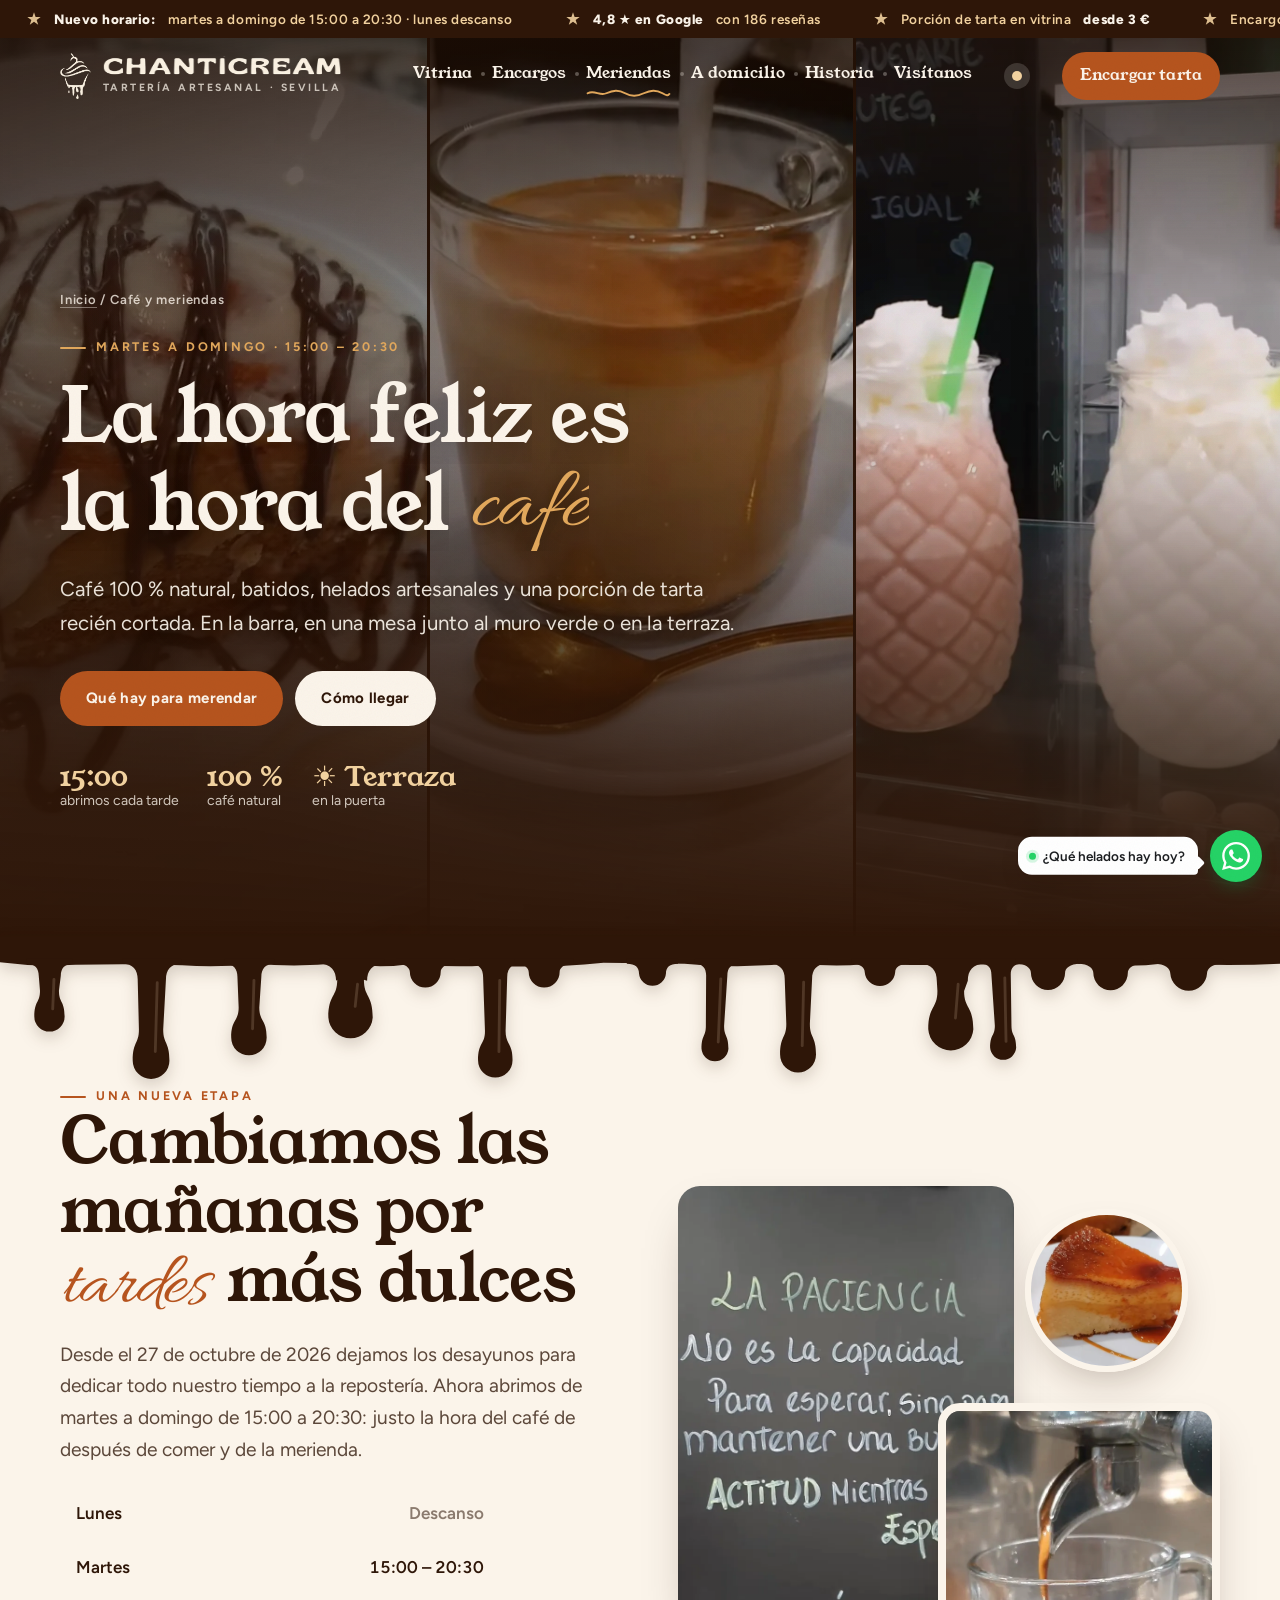
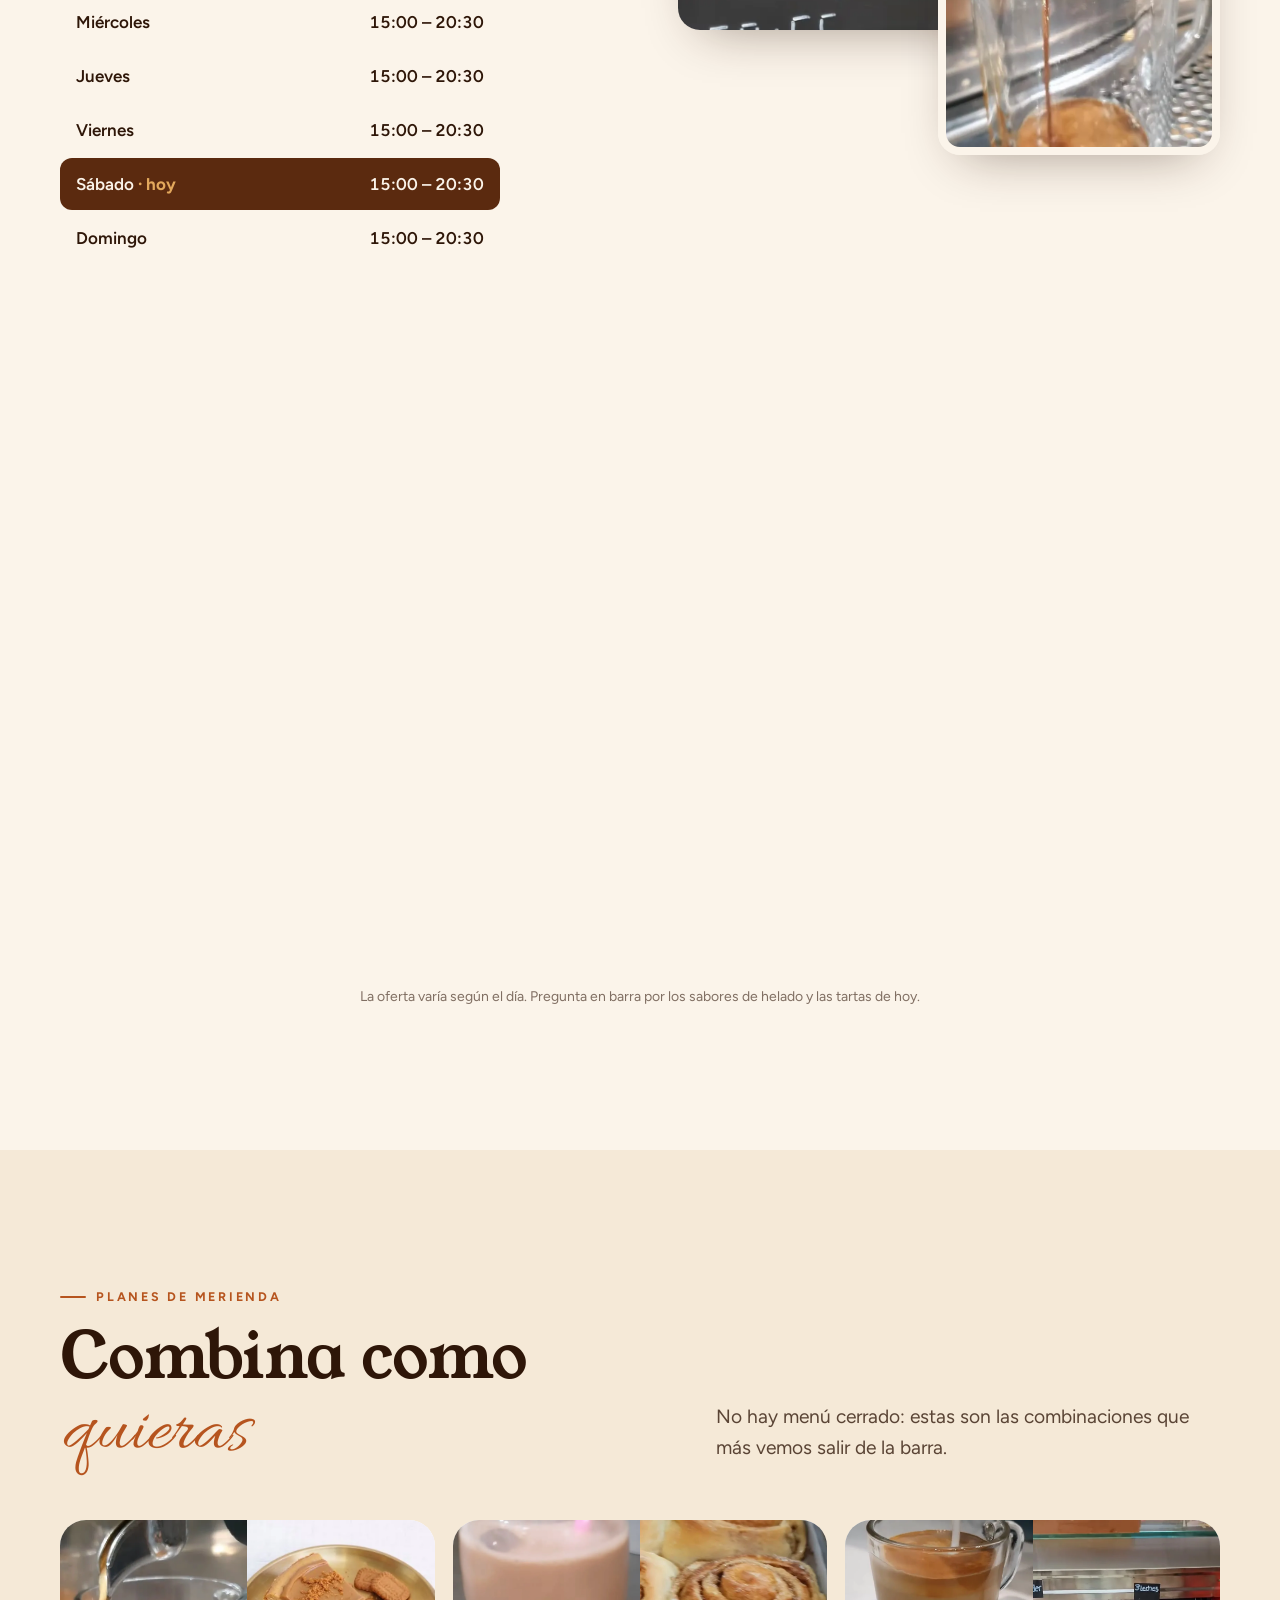
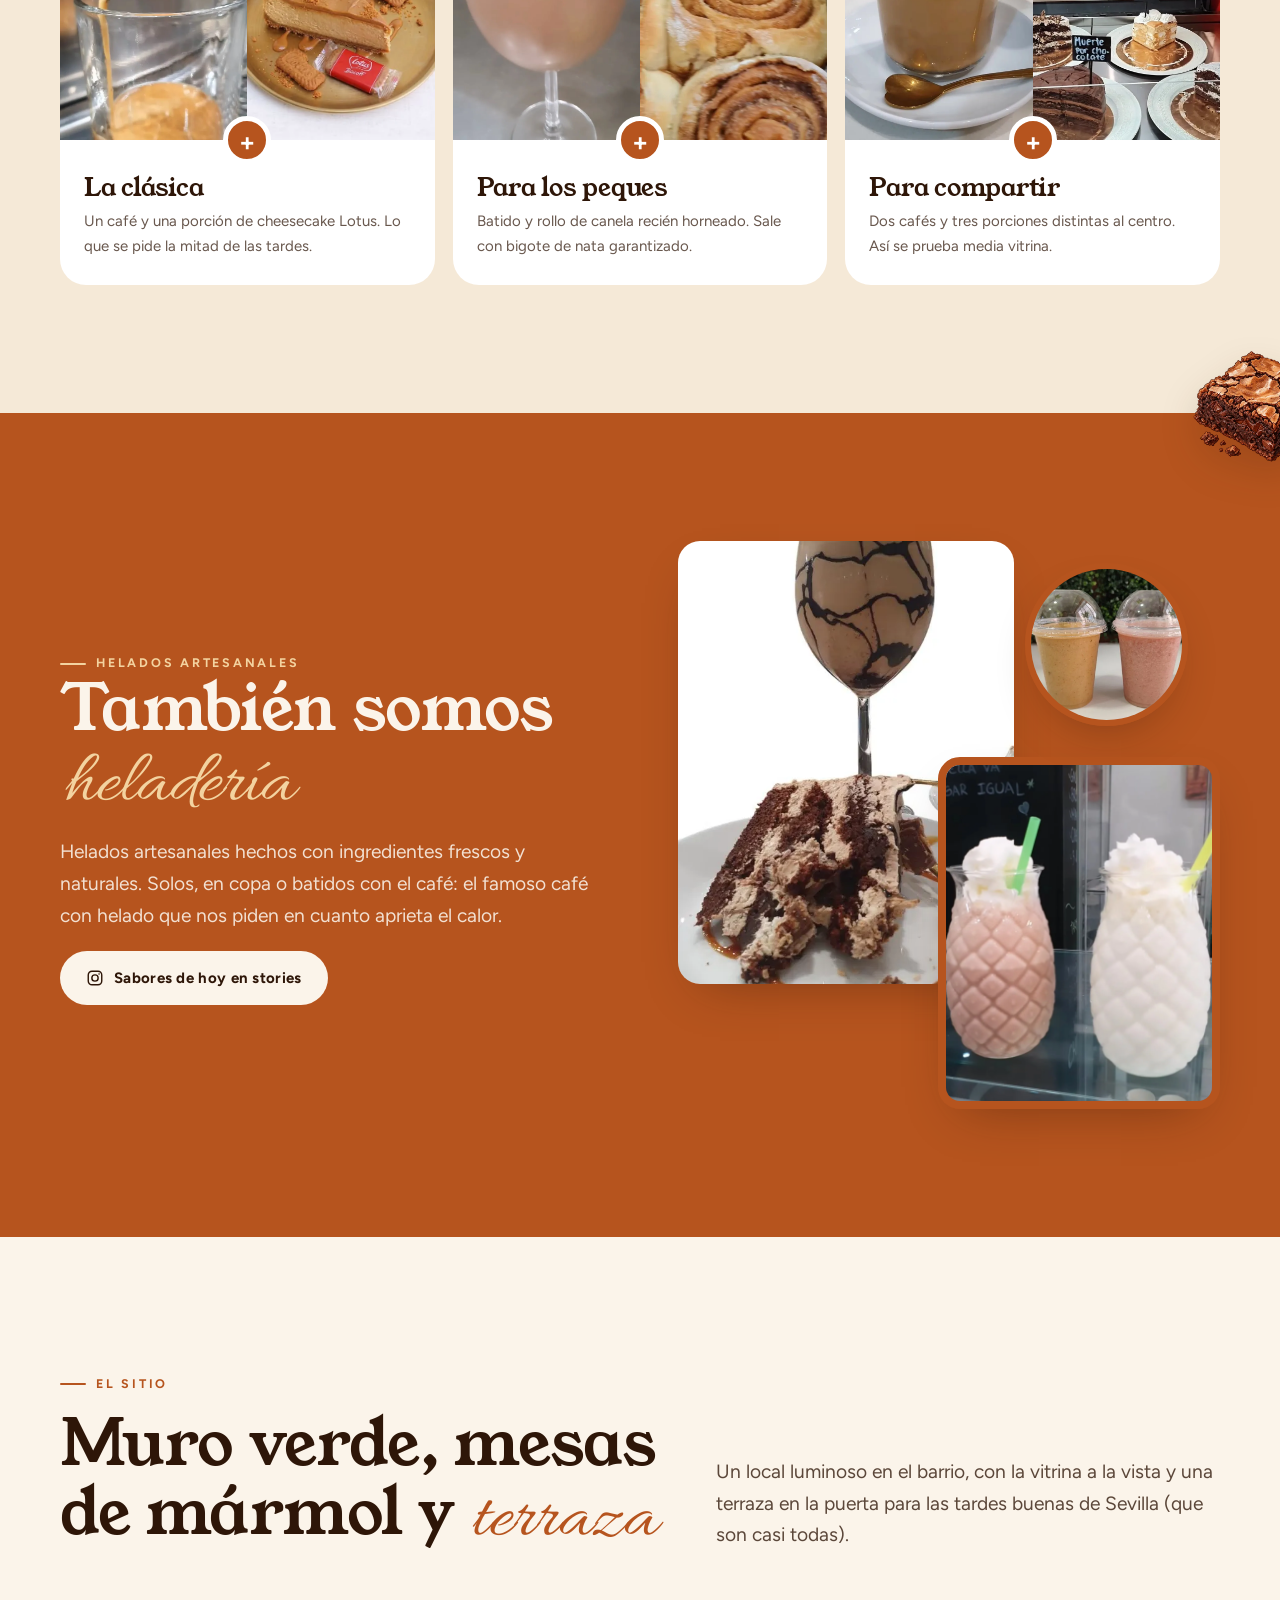
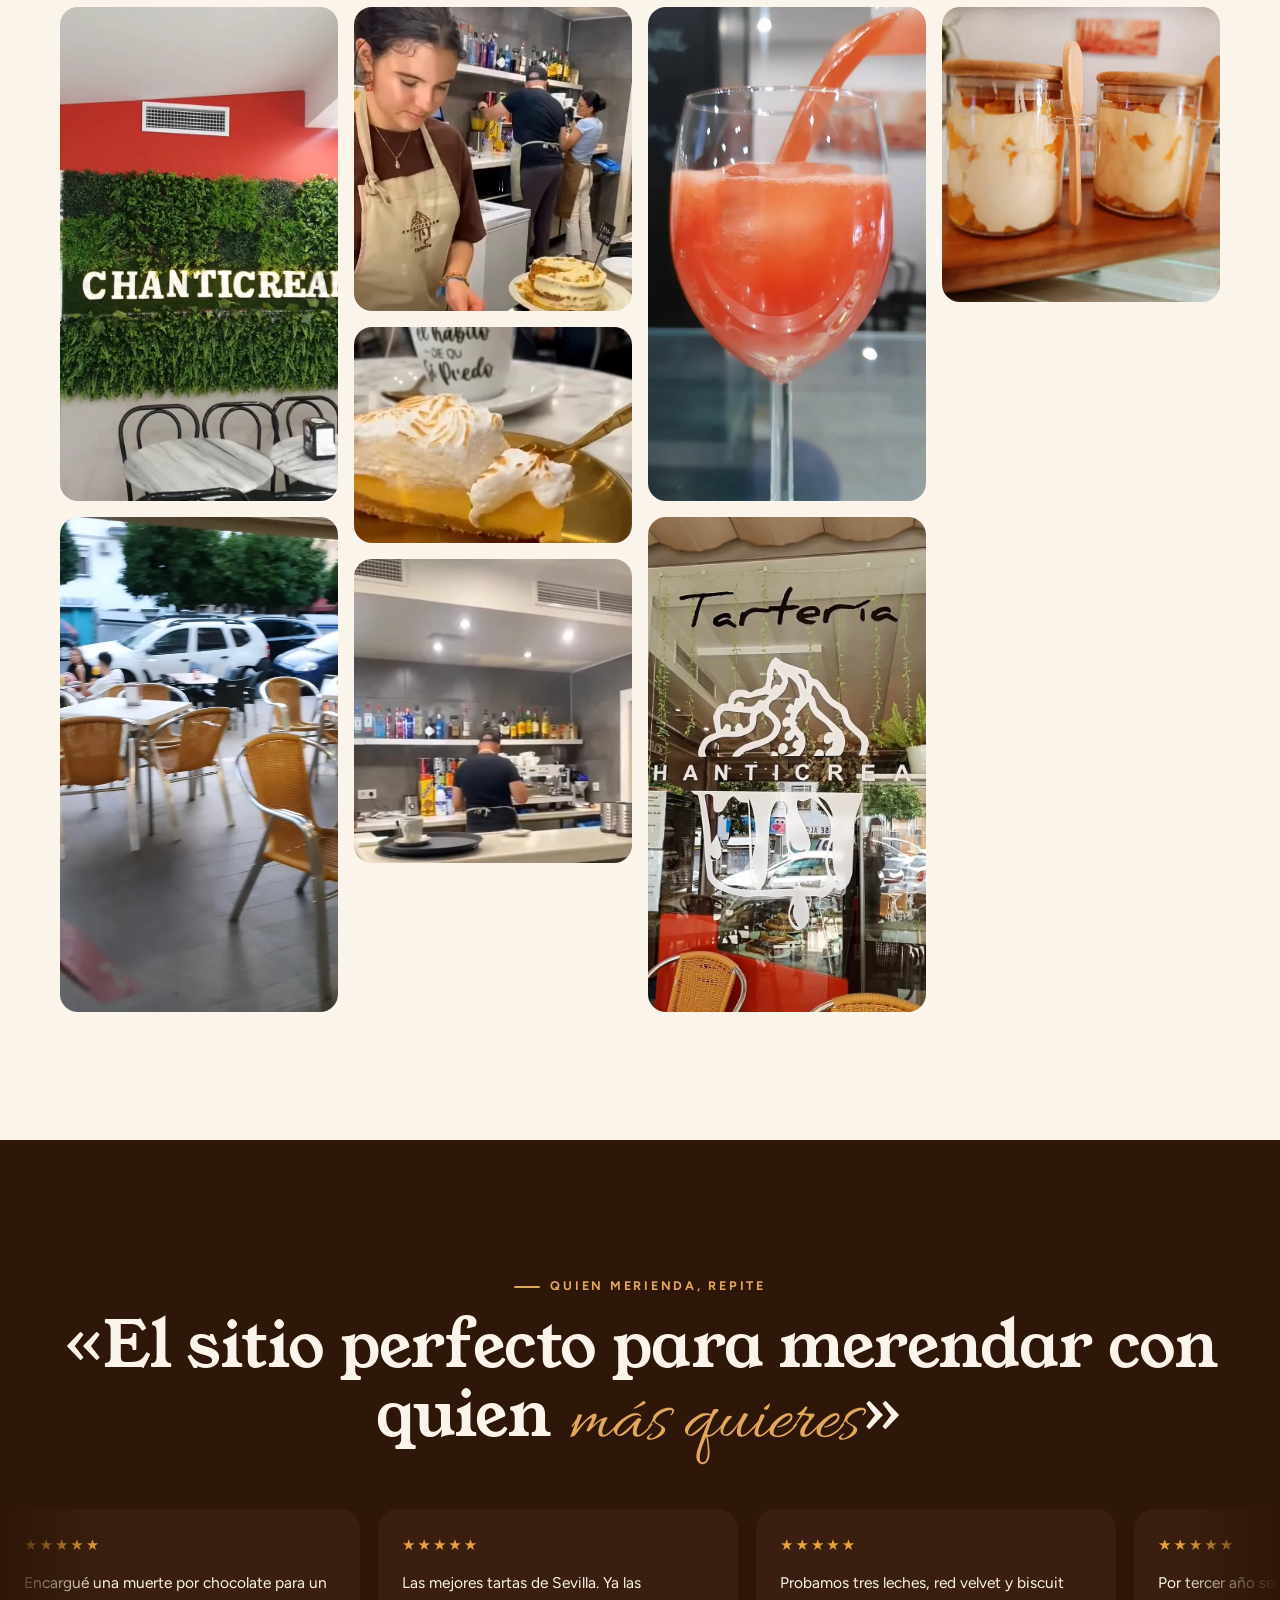
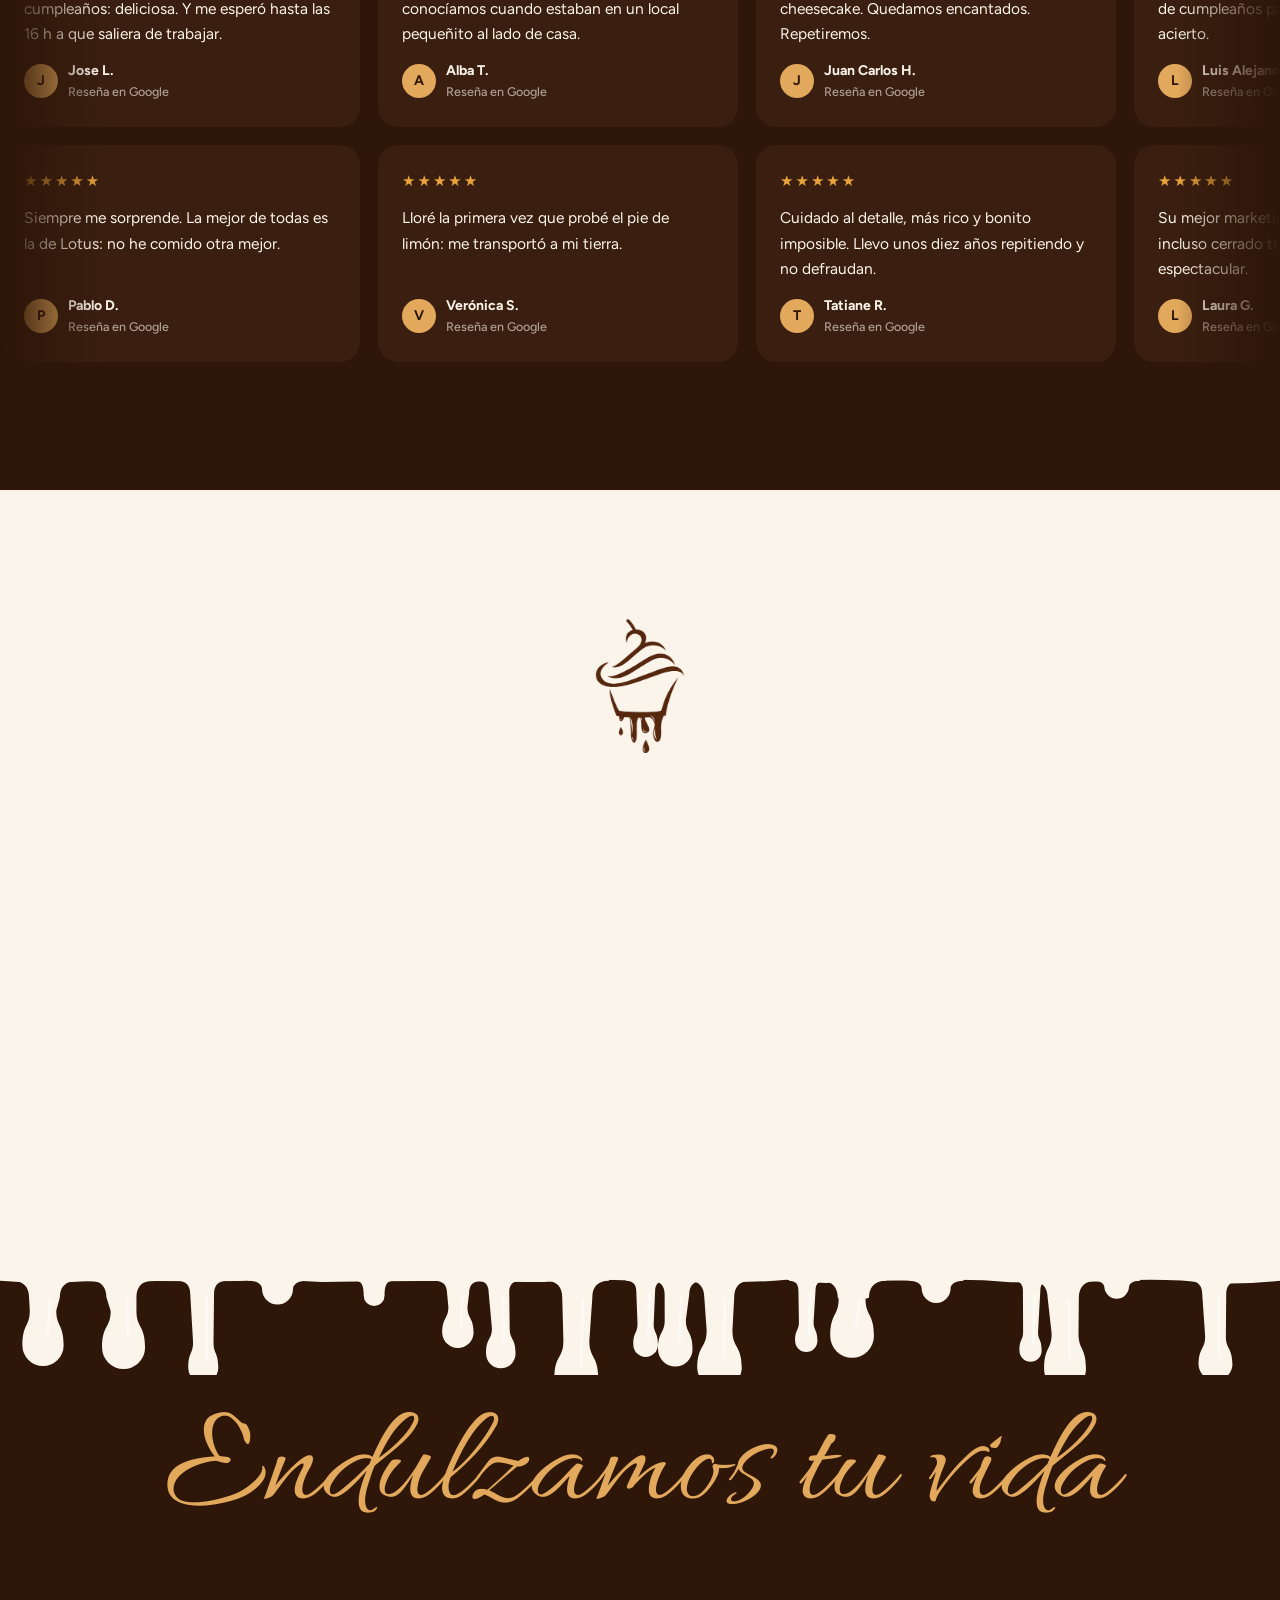
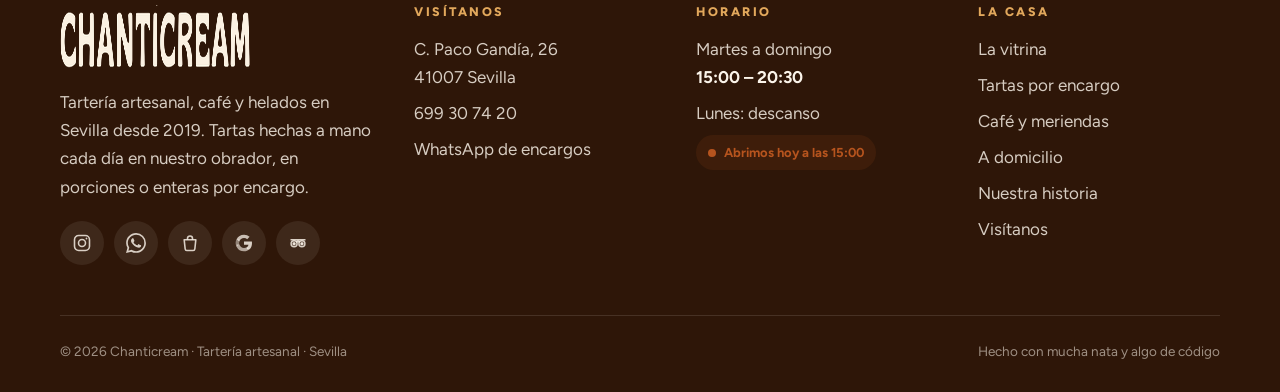
<file: meriendas.html>
<!doctype html>
<html lang="es">
<head>
<meta charset="utf-8">
<meta name="viewport" content="width=device-width, initial-scale=1, viewport-fit=cover">
<title>Café y meriendas en Nervión · Chanticream Sevilla</title>
<meta name="description" content="Meriendas en Sevilla con tartas artesanales, café 100 % natural, batidos, smoothies y helados artesanales. Terraza en C. Paco Gandía 26. Martes a domingo de 15:00 a 20:30.">
<meta name="theme-color" content="#2e1608">
<meta property="og:type" content="website">
<meta property="og:site_name" content="Chanticream">
<link rel="canonical" href="https://sefiro888.github.io/chanticream/meriendas.html">
<meta property="og:url" content="https://sefiro888.github.io/chanticream/meriendas.html">
<meta property="og:title" content="Café y meriendas en Nervión · Chanticream Sevilla">
<meta property="og:description" content="Meriendas en Sevilla con tartas artesanales, café 100 % natural, batidos, smoothies y helados artesanales. Terraza en C. Paco Gandía 26. Martes a domingo de 15:00 a 20:30.">
<meta property="og:image" content="https://sefiro888.github.io/chanticream/assets/img/marca/compartir.jpg">
<meta property="og:image:secure_url" content="https://sefiro888.github.io/chanticream/assets/img/marca/compartir.jpg">
<meta property="og:image:type" content="image/jpeg">
<meta property="og:image:width" content="1200">
<meta property="og:image:height" content="630">
<meta property="og:image:alt" content="Logo de Chanticream junto a porciones de muerte por chocolate y red velvet">
<meta property="og:locale" content="es_ES">
<meta name="twitter:card" content="summary_large_image">
<meta name="twitter:title" content="Café y meriendas en Nervión · Chanticream Sevilla">
<meta name="twitter:description" content="Meriendas en Sevilla con tartas artesanales, café 100 % natural, batidos, smoothies y helados artesanales. Terraza en C. Paco Gandía 26. Martes a domingo de 15:00 a 20:30.">
<meta name="twitter:image" content="https://sefiro888.github.io/chanticream/assets/img/marca/compartir.jpg">
<link rel="icon" href="assets/img/marca/favicon.png" type="image/png">
<link rel="apple-touch-icon" href="assets/img/marca/apple-touch-icon.png">
<link rel="preconnect" href="https://fonts.googleapis.com">
<link rel="preconnect" href="https://fonts.gstatic.com" crossorigin>
<link href="https://fonts.googleapis.com/css2?family=Allura&family=Caveat:wght@500;700&family=Figtree:ital,wght@0,400..800;1,400..800&family=Young+Serif&display=swap" rel="stylesheet">
<link rel="stylesheet" href="assets/css/site.css?v=2610281106">

</head>
<body class="con-hero" data-pagina="meriendas">


<a class="saltar" href="#contenido">Saltar al contenido</a>
<div class="ticker" role="region" aria-label="Avisos de Chanticream"><div class="ticker__pista"><span class="ticker__item"><svg class="ticker__sep" viewBox="0 0 24 24" fill="currentColor" aria-hidden="true"><path d="M12 2l2.4 6.9H22l-6 4.6 2.3 7.1L12 16.3 5.7 20.6 8 13.5l-6-4.6h7.6Z"/></svg><b>Nuevo horario:</b> martes a domingo de 15:00 a 20:30 · lunes descanso</span><span class="ticker__item"><svg class="ticker__sep" viewBox="0 0 24 24" fill="currentColor" aria-hidden="true"><path d="M12 2l2.4 6.9H22l-6 4.6 2.3 7.1L12 16.3 5.7 20.6 8 13.5l-6-4.6h7.6Z"/></svg><b>4,8 ★ en Google</b> con 186 reseñas</span><span class="ticker__item"><svg class="ticker__sep" viewBox="0 0 24 24" fill="currentColor" aria-hidden="true"><path d="M12 2l2.4 6.9H22l-6 4.6 2.3 7.1L12 16.3 5.7 20.6 8 13.5l-6-4.6h7.6Z"/></svg>Porción de tarta en vitrina <b>desde 3 €</b></span><span class="ticker__item"><svg class="ticker__sep" viewBox="0 0 24 24" fill="currentColor" aria-hidden="true"><path d="M12 2l2.4 6.9H22l-6 4.6 2.3 7.1L12 16.3 5.7 20.6 8 13.5l-6-4.6h7.6Z"/></svg>Encargos por WhatsApp con <b>2 días</b> de antelación · <a href="https://wa.me/34699307420" target="_blank" rel="noopener">699 30 74 20</a></span><span class="ticker__item"><svg class="ticker__sep" viewBox="0 0 24 24" fill="currentColor" aria-hidden="true"><path d="M12 2l2.4 6.9H22l-6 4.6 2.3 7.1L12 16.3 5.7 20.6 8 13.5l-6-4.6h7.6Z"/></svg>También en <a href="https://www.ubereats.com/es/store/chanticream/9y39RoR6Vyi58FifijCMCQ" target="_blank" rel="noopener">Uber Eats</a> · a domicilio de 15:30 a 20:30</span><span class="ticker__item"><svg class="ticker__sep" viewBox="0 0 24 24" fill="currentColor" aria-hidden="true"><path d="M12 2l2.4 6.9H22l-6 4.6 2.3 7.1L12 16.3 5.7 20.6 8 13.5l-6-4.6h7.6Z"/></svg><b>Helados artesanales</b>, café 100 % natural y batidos</span><span class="ticker__item"><svg class="ticker__sep" viewBox="0 0 24 24" fill="currentColor" aria-hidden="true"><path d="M12 2l2.4 6.9H22l-6 4.6 2.3 7.1L12 16.3 5.7 20.6 8 13.5l-6-4.6h7.6Z"/></svg>Opciones <b>sin gluten y sin lactosa</b> por encargo</span><span class="ticker__item"><svg class="ticker__sep" viewBox="0 0 24 24" fill="currentColor" aria-hidden="true"><path d="M12 2l2.4 6.9H22l-6 4.6 2.3 7.1L12 16.3 5.7 20.6 8 13.5l-6-4.6h7.6Z"/></svg>Tartería artesanal en Sevilla <b>desde 2019</b></span><span aria-hidden="true" style="display:contents"><span class="ticker__item"><svg class="ticker__sep" viewBox="0 0 24 24" fill="currentColor" aria-hidden="true"><path d="M12 2l2.4 6.9H22l-6 4.6 2.3 7.1L12 16.3 5.7 20.6 8 13.5l-6-4.6h7.6Z"/></svg><b>Nuevo horario:</b> martes a domingo de 15:00 a 20:30 · lunes descanso</span><span class="ticker__item"><svg class="ticker__sep" viewBox="0 0 24 24" fill="currentColor" aria-hidden="true"><path d="M12 2l2.4 6.9H22l-6 4.6 2.3 7.1L12 16.3 5.7 20.6 8 13.5l-6-4.6h7.6Z"/></svg><b>4,8 ★ en Google</b> con 186 reseñas</span><span class="ticker__item"><svg class="ticker__sep" viewBox="0 0 24 24" fill="currentColor" aria-hidden="true"><path d="M12 2l2.4 6.9H22l-6 4.6 2.3 7.1L12 16.3 5.7 20.6 8 13.5l-6-4.6h7.6Z"/></svg>Porción de tarta en vitrina <b>desde 3 €</b></span><span class="ticker__item"><svg class="ticker__sep" viewBox="0 0 24 24" fill="currentColor" aria-hidden="true"><path d="M12 2l2.4 6.9H22l-6 4.6 2.3 7.1L12 16.3 5.7 20.6 8 13.5l-6-4.6h7.6Z"/></svg>Encargos por WhatsApp con <b>2 días</b> de antelación · <a href="https://wa.me/34699307420" target="_blank" rel="noopener">699 30 74 20</a></span><span class="ticker__item"><svg class="ticker__sep" viewBox="0 0 24 24" fill="currentColor" aria-hidden="true"><path d="M12 2l2.4 6.9H22l-6 4.6 2.3 7.1L12 16.3 5.7 20.6 8 13.5l-6-4.6h7.6Z"/></svg>También en <a href="https://www.ubereats.com/es/store/chanticream/9y39RoR6Vyi58FifijCMCQ" target="_blank" rel="noopener">Uber Eats</a> · a domicilio de 15:30 a 20:30</span><span class="ticker__item"><svg class="ticker__sep" viewBox="0 0 24 24" fill="currentColor" aria-hidden="true"><path d="M12 2l2.4 6.9H22l-6 4.6 2.3 7.1L12 16.3 5.7 20.6 8 13.5l-6-4.6h7.6Z"/></svg><b>Helados artesanales</b>, café 100 % natural y batidos</span><span class="ticker__item"><svg class="ticker__sep" viewBox="0 0 24 24" fill="currentColor" aria-hidden="true"><path d="M12 2l2.4 6.9H22l-6 4.6 2.3 7.1L12 16.3 5.7 20.6 8 13.5l-6-4.6h7.6Z"/></svg>Opciones <b>sin gluten y sin lactosa</b> por encargo</span><span class="ticker__item"><svg class="ticker__sep" viewBox="0 0 24 24" fill="currentColor" aria-hidden="true"><path d="M12 2l2.4 6.9H22l-6 4.6 2.3 7.1L12 16.3 5.7 20.6 8 13.5l-6-4.6h7.6Z"/></svg>Tartería artesanal en Sevilla <b>desde 2019</b></span></span></div></div>
<header class="header" id="header">
  <div class="wrap header__in">
    <a class="marca" href="index.html" aria-label="Chanticream, ir al inicio">
      <img class="marca__ico choco" src="assets/img/marca/cupcake.png" alt="" width="234" height="351">
      <img class="marca__ico crema" src="assets/img/marca/cupcake-crema.png" alt="" width="234" height="351">
      <span class="marca__txt">
        <img class="marca__wm choco" src="assets/img/marca/wordmark.png" alt="Chanticream" width="600" height="65">
        <img class="marca__wm crema" src="assets/img/marca/wordmark-crema.png" alt="" width="600" height="65">
        <span class="marca__sub">Tartería artesanal · Sevilla</span>
      </span>
    </a>
    <nav class="nav" aria-label="Principal"><a href="la-vitrina.html"><span>Vitrina</span><svg class="garabato" viewBox="0 0 100 12" preserveAspectRatio="none" aria-hidden="true"><path d="M2 7c8-5 14 4 22 0s14-5 22 0 14 4 22 0 14-5 22 0 6 2 8 1"/></svg></a><a href="encargos.html"><span>Encargos</span><svg class="garabato" viewBox="0 0 100 12" preserveAspectRatio="none" aria-hidden="true"><path d="M2 7c8-5 14 4 22 0s14-5 22 0 14 4 22 0 14-5 22 0 6 2 8 1"/></svg></a><a href="meriendas.html" aria-current="page"><span>Meriendas</span><svg class="garabato" viewBox="0 0 100 12" preserveAspectRatio="none" aria-hidden="true"><path d="M2 7c8-5 14 4 22 0s14-5 22 0 14 4 22 0 14-5 22 0 6 2 8 1"/></svg></a><a href="a-domicilio.html"><span>A domicilio</span><svg class="garabato" viewBox="0 0 100 12" preserveAspectRatio="none" aria-hidden="true"><path d="M2 7c8-5 14 4 22 0s14-5 22 0 14 4 22 0 14-5 22 0 6 2 8 1"/></svg></a><a href="nuestra-historia.html"><span>Historia</span><svg class="garabato" viewBox="0 0 100 12" preserveAspectRatio="none" aria-hidden="true"><path d="M2 7c8-5 14 4 22 0s14-5 22 0 14 4 22 0 14-5 22 0 6 2 8 1"/></svg></a><a href="visitanos.html"><span>Visítanos</span><svg class="garabato" viewBox="0 0 100 12" preserveAspectRatio="none" aria-hidden="true"><path d="M2 7c8-5 14 4 22 0s14-5 22 0 14 4 22 0 14-5 22 0 6 2 8 1"/></svg></a></nav>
    <span class="estado" data-estado data-abierto="1">Abierto</span>
    <a class="btn btn--caramelo btn--sm header__cta" href="encargos.html#configura">Encargar tarta</a>
    <button class="burger" aria-label="Abrir menú" aria-expanded="false" aria-controls="menu-movil"><span></span><span></span><span></span></button>
  </div>
</header>
<div class="menu-movil" id="menu-movil">
  <div class="menu-movil__goteo"><svg viewBox="0 0 1440 170" preserveAspectRatio="xMidYMin slice" aria-hidden="true" fill="currentColor"><path d="M0,0 H1440 V30 Q1404,31.7 1369,31.2 Q1325,33.8 1281,29.0 Q1239,32.4 1197,31.0 Q1154,28.5 1110,31.1 Q1072,28.4 1033,30.4 Q970,32.3 906,29.2 Q834,27.9 761,28.6 Q700,30.4 640,29.2 Q580,30.6 520,31.8 Q472,34.2 424,30.0 Q354,27.6 284,28.7 Q238,30.6 191,29.2 Q132,27.3 73,31.1 Q36,33.5 0,29.3 Z"/><path class="hilo" style="--d:5.9s;--r:-0.2s" d="M32.0,24 H82.0 V30 C73.7,30 70.1,33.5 70.1,43.7 A13.1,13.1 0 0 1 43.9,43.7 C43.9,33.5 40.3,30 32.0,30 Z"/><path class="hilo" style="--d:8.0s;--r:-0.8s" d="M110.6,24 H170.0 V30 C159.1,30 154.4,36.2 154.4,45.6 L151.5,94.1 C151.5,109.6 158.7,106.7 158.7,127.0 A19.4,19.4 0 0 1 120.0,127.0 C120.0,106.7 127.2,109.6 127.2,94.1 L126.1,45.6 C126.1,36.2 121.4,30 110.6,30 Z"/><path class="hilo" style="--d:8.4s;--r:-2.5s" d="M189.0,24 H254.2 V30 C243.3,30 238.7,34.6 238.7,45.6 A17.2,17.2 0 0 1 204.4,45.6 C204.4,34.6 199.8,30 189.0,30 Z"/><path class="hilo" style="--d:8.6s;--r:-5.6s" d="M255.6,24 H328.2 V30 C314.9,30 309.2,37.6 309.2,49.0 L304.7,88.6 C304.7,107.9 314.1,104.3 314.1,129.7 A24.2,24.2 0 0 1 265.6,129.7 C265.6,104.3 275.0,107.9 275.0,88.6 L274.6,49.0 C274.6,37.6 268.9,30 255.6,30 Z"/><path class="hilo" style="--d:7.9s;--r:-2.1s" d="M342.7,24 H388.2 V30 C379.8,30 376.3,34.8 376.3,41.9 L372.5,87.6 C372.5,99.2 377.6,97.0 377.6,112.2 A14.4,14.4 0 0 1 348.8,112.2 C348.8,97.0 353.9,99.2 353.9,87.6 L354.6,41.9 C354.6,34.8 351.1,30 342.7,30 Z"/><path class="hilo" style="--d:7.0s;--r:-5.5s" d="M459.5,24 H504.7 V30 C496.4,30 492.8,34.7 492.8,41.8 L493.1,106.4 C493.1,117.9 498.2,115.8 498.2,130.8 A14.3,14.3 0 0 1 469.5,130.8 C469.5,115.8 474.6,117.9 474.6,106.4 L471.4,41.8 C471.4,34.7 467.8,30 459.5,30 Z"/><path class="hilo" style="--d:7.4s;--r:-6.3s" d="M511.2,24 H594.0 V30 C580.3,30 574.4,35.9 574.4,41.8 A21.8,21.8 0 0 1 530.8,41.8 C530.8,35.9 524.9,30 511.2,30 Z"/><path class="hilo" style="--d:6.0s;--r:-4.6s" d="M639.6,24 H704.8 V30 C692.8,30 687.7,36.8 687.7,47.1 L686.9,108.8 C686.9,126.5 695.6,123.2 695.6,146.4 A22.1,22.1 0 0 1 651.4,146.4 C651.4,123.2 660.2,126.5 660.2,108.8 L656.7,47.1 C656.7,36.8 651.5,30 639.6,30 Z"/><path class="hilo" style="--d:5.2s;--r:-0.6s" d="M758.1,24 H796.4 V30 C789.3,30 786.3,34.0 786.3,40.0 L783.4,84.2 C783.4,93.9 787.8,92.1 787.8,105.0 A12.2,12.2 0 0 1 763.4,105.0 C763.4,92.1 767.8,93.9 767.8,84.2 L768.1,40.0 C768.1,34.0 765.1,30 758.1,30 Z"/><path class="hilo" style="--d:6.2s;--r:-1.1s" d="M856.9,24 H917.9 V30 C906.8,30 902.0,36.4 902.0,46.0 L901.5,67.5 C901.5,82.6 908.0,79.7 908.0,99.6 A18.9,18.9 0 0 1 870.1,99.6 C870.1,79.7 876.6,82.6 876.6,67.5 L872.9,46.0 C872.9,36.4 868.1,30 856.9,30 Z"/><path class="hilo" style="--d:7.0s;--r:-1.6s" d="M956.9,24 H1020.1 V30 C1009.6,30 1005.1,34.5 1005.1,41.5 A16.6,16.6 0 0 1 971.8,41.5 C971.8,34.5 967.3,30 956.9,30 Z"/><path class="hilo" style="--d:6.9s;--r:-0.9s" d="M1029.2,24 H1090.3 V30 C1080.2,30 1075.9,34.3 1075.9,42.3 A16.1,16.1 0 0 1 1043.7,42.3 C1043.7,34.3 1039.4,30 1029.2,30 Z"/><path class="hilo" style="--d:8.1s;--r:-0.3s" d="M1095.5,24 H1146.4 V30 C1137.1,30 1133.1,35.3 1133.1,43.3 L1130.8,78.8 C1130.8,91.4 1136.1,89.0 1136.1,105.6 A15.7,15.7 0 0 1 1104.6,105.6 C1104.6,89.0 1109.9,91.4 1109.9,78.8 L1108.8,43.3 C1108.8,35.3 1104.8,30 1095.5,30 Z"/><path class="hilo" style="--d:8.5s;--r:-1.7s" d="M1148.9,24 H1199.4 V30 C1191.1,30 1187.5,33.6 1187.5,37.2 A13.3,13.3 0 0 1 1160.9,37.2 C1160.9,33.6 1157.3,30 1148.9,30 Z"/><path class="hilo" style="--d:5.1s;--r:-3.2s" d="M1230.3,24 H1277.2 V30 C1268.6,30 1264.9,34.9 1264.9,42.3 L1265.0,104.6 C1265.0,117.6 1271.5,115.1 1271.5,132.1 A16.2,16.2 0 0 1 1239.2,132.1 C1239.2,115.1 1245.8,117.6 1245.8,104.6 L1242.6,42.3 C1242.6,34.9 1238.9,30 1230.3,30 Z"/><path class="hilo" style="--d:8.3s;--r:-3.2s" d="M1302.4,24 H1347.8 V30 C1339.5,30 1335.9,34.8 1335.9,41.9 L1333.9,83.1 C1333.9,95.7 1340.4,93.3 1340.4,109.8 A15.7,15.7 0 0 1 1308.9,109.8 C1308.9,93.3 1315.3,95.7 1315.3,83.1 L1314.3,41.9 C1314.3,34.8 1310.7,30 1302.4,30 Z"/><path class="hilo" style="--d:5.9s;--r:-5.7s" d="M1360.8,24 H1410.7 V30 C1401.6,30 1397.7,35.2 1397.7,43.1 L1394.1,118.8 C1394.1,131.4 1399.6,129.0 1399.6,145.6 A15.8,15.8 0 0 1 1368.1,145.6 C1368.1,129.0 1373.6,131.4 1373.6,118.8 L1373.9,43.1 C1373.9,35.2 1369.9,30 1360.8,30 Z"/><path class="brillo" d="M145.6,49.6 L143.6,117.4 M298.4,53.0 L295.0,117.6 M369.6,45.9 L366.4,105.0 M486.2,45.8 L487.1,123.6 M678.1,51.1 L678.2,135.3 M780.7,44.0 L778.3,98.8 M893.0,50.0 L893.4,90.1 M1125.5,47.3 L1124.0,97.7 M1258.0,46.3 L1258.7,124.0 M1329.2,45.9 L1327.9,102.0 M1390.3,47.1 L1387.4,137.7"/></svg></div>
  <p class="menu-movil__lema">Endulzamos tu vida</p>
  <nav class="menu-movil__lista" aria-label="Menú"><a class="mm-link" href="index.html" style="transition-delay:0.15s"><img src="assets/img/deco/cupcake.webp" alt="" loading="lazy"><span><b>Inicio</b><small>volver a la entrada</small></span></a><a class="mm-link" href="la-vitrina.html" style="transition-delay:0.20s"><img src="assets/img/deco/red-velvet.webp" alt="" loading="lazy"><span><b>La vitrina</b><small>las porciones de hoy</small></span></a><a class="mm-link" href="encargos.html" style="transition-delay:0.25s"><img src="assets/img/deco/manga.webp" alt="" loading="lazy"><span><b>Tartas por encargo</b><small>tu tarta, a tu manera</small></span></a><a class="mm-link" href="meriendas.html" aria-current="page" style="transition-delay:0.30s"><img src="assets/img/deco/cafe.webp" alt="" loading="lazy"><span><b>Café y meriendas</b><small>café, helados y batidos</small></span></a><a class="mm-link" href="a-domicilio.html" style="transition-delay:0.35s"><img src="assets/img/deco/brownie.webp" alt="" loading="lazy"><span><b>A domicilio</b><small>en casa con Uber Eats</small></span></a><a class="mm-link" href="nuestra-historia.html" style="transition-delay:0.40s"><img src="assets/img/deco/batidor-espatula.webp" alt="" loading="lazy"><span><b>Nuestra historia</b><small>Paul, Andreina y desde 2019</small></span></a><a class="mm-link" href="visitanos.html" style="transition-delay:0.45s"><img src="assets/img/deco/fresas.webp" alt="" loading="lazy"><span><b>Visítanos</b><small>C. Paco Gandía, 26</small></span></a></nav>
  <div class="menu-movil__pie">
    <div>C. Paco Gandía, 26 · 41007 Sevilla<br>Martes a domingo · 15:00 a 20:30</div>
    <div class="ctas">
      <a class="btn btn--wa" href="https://wa.me/34699307420" target="_blank" rel="noopener"><svg viewBox="0 0 24 24" fill="currentColor"><path d="M17.47 14.38c-.3-.15-1.76-.87-2.03-.97-.27-.1-.47-.15-.67.15-.2.3-.77.97-.94 1.16-.17.2-.35.22-.64.07-.3-.15-1.26-.46-2.39-1.47-.88-.79-1.48-1.76-1.65-2.06-.17-.3-.02-.46.13-.6.13-.14.3-.35.45-.52.15-.18.2-.3.3-.5.1-.2.05-.37-.03-.52-.07-.15-.67-1.61-.92-2.21-.24-.58-.49-.5-.67-.51h-.57c-.2 0-.52.07-.79.37-.27.3-1.04 1.02-1.04 2.48 0 1.46 1.07 2.88 1.21 3.07.15.2 2.1 3.2 5.08 4.49.71.31 1.26.49 1.7.63.71.22 1.36.19 1.87.12.57-.09 1.76-.72 2-1.41.25-.7.25-1.29.18-1.42-.08-.12-.27-.2-.57-.34m-5.42 7.4h-.01a9.87 9.87 0 0 1-5.03-1.38l-.36-.21-3.74.98 1-3.65-.24-.37a9.86 9.86 0 0 1-1.51-5.26c0-5.45 4.44-9.88 9.89-9.88 2.64 0 5.12 1.03 6.99 2.9a9.82 9.82 0 0 1 2.89 6.99c0 5.45-4.44 9.88-9.88 9.88m8.41-18.3A11.82 11.82 0 0 0 12.05 0C5.5 0 .16 5.34.16 11.89c0 2.1.55 4.14 1.59 5.95L.06 24l6.3-1.65a11.88 11.88 0 0 0 5.68 1.45h.01c6.55 0 11.89-5.34 11.89-11.89a11.82 11.82 0 0 0-3.48-8.41Z"/></svg><span>WhatsApp</span></a>
      <a class="btn btn--nata" href="https://www.instagram.com/chanticream/" target="_blank" rel="noopener"><svg viewBox="0 0 24 24" fill="none" stroke="currentColor" stroke-width="1.9"><rect x="3" y="3" width="18" height="18" rx="5"/><circle cx="12" cy="12" r="4.2"/><circle cx="17.4" cy="6.6" r="1.1" fill="currentColor" stroke="none"/></svg><span>Instagram</span></a>
    </div>
  </div>
</div>
<main id="contenido">
<section class="hero" aria-labelledby="h-meriendas">
  <div class="hero__fotos" style="--n:3">
    <figure class="hero__foto" style="margin:0"><img src="assets/img/reel/rollo-chocolate.webp" alt="Rollo de canela con chocolate" fetchpriority="high"></figure>
    <figure class="hero__foto hero__foto--movil" style="margin:0"><img src="assets/img/reel/latte.webp" alt="Café con leche recién servido" fetchpriority="high"></figure>
    <figure class="hero__foto" style="margin:0"><img src="assets/img/reel/batidos.webp" alt="Batidos con nata en vasos con forma de piña"></figure>
  </div>
  <div class="wrap hero__in">
    <nav class="miga" aria-label="Migas"><a href="index.html">Inicio</a> / Café y meriendas</nav>
    <span class="eyebrow">Martes a domingo · 15:00 – 20:30</span>
    <h1 id="h-meriendas" data-sube style="margin-top:18px">La hora feliz es la hora del <em>café</em></h1>
    <p class="hero__txt">Café 100 % natural, batidos, helados artesanales y una porción de tarta recién cortada. En la barra, en una mesa junto al muro verde o en la terraza.</p>
    <div class="ctas">
      <a class="btn btn--caramelo" href="#pizarra">Qué hay para merendar</a>
      <a class="btn btn--nata" href="visitanos.html">Cómo llegar</a>
    </div>
    <div class="hero__datos">
      <div><b>15:00</b><span>abrimos cada tarde</span></div>
      <div><b>100 %</b><span>café natural</span></div>
      <div><b>☀ Terraza</b><span>en la puerta</span></div>
    </div>
  </div>
</section>
<div class="goteo"><svg viewBox="0 0 1440 170" preserveAspectRatio="xMidYMin slice" aria-hidden="true" fill="currentColor"><path d="M0,0 H1440 V30 Q1376,33.1 1311,29.4 Q1264,35.7 1218,28.5 Q1151,31.6 1084,30.6 Q1028,32.5 972,30.7 Q934,34.3 897,29.1 Q834,36.5 770,30.0 Q724,29.4 679,28.9 Q612,35.7 545,32.0 Q506,34.7 467,29.8 Q426,36.2 384,29.2 Q335,34.3 286,30.0 Q246,34.7 205,31.7 Q145,29.8 85,31.3 Q42,34.1 0,28.5 Z"/><path class="hilo" style="--d:8.6s;--r:-1.0s" d="M29.9,24 H82.1 V30 C72.5,30 68.4,35.5 68.4,43.7 L66.3,60.4 C66.3,74.1 72.7,71.5 72.7,89.4 A17.0,17.0 0 0 1 38.6,89.4 C38.6,71.5 45.0,74.1 45.0,60.4 L43.6,43.7 C43.6,35.5 39.5,30 29.9,30 Z"/><path class="hilo" style="--d:5.5s;--r:-5.1s" d="M137.5,24 H204.2 V30 C191.9,30 186.7,37.0 186.7,47.5 L183.6,104.1 C183.6,120.6 190.6,117.5 190.6,139.1 A20.6,20.6 0 0 1 149.3,139.1 C149.3,117.5 156.3,120.6 156.3,104.1 L154.9,47.5 C154.9,37.0 149.7,30 137.5,30 Z"/><path class="hilo" style="--d:7.6s;--r:-0.7s" d="M252.3,24 H308.9 V30 C298.5,30 294.0,35.9 294.0,44.8 L291.7,79.3 C291.7,95.3 300.0,92.3 300.0,113.2 A19.9,19.9 0 0 1 260.1,113.2 C260.1,92.3 268.5,95.3 268.5,79.3 L267.1,44.8 C267.1,35.9 262.7,30 252.3,30 Z"/><path class="hilo" style="--d:7.7s;--r:-6.6s" d="M358.9,24 H432.2 V30 C418.7,30 413.0,37.7 413.0,49.2 L409.4,48.0 C409.4,68.0 419.3,64.3 419.3,90.5 A25.0,25.0 0 0 1 369.4,90.5 C369.4,64.3 379.4,68.0 379.4,48.0 L378.1,49.2 C378.1,37.7 372.3,30 358.9,30 Z"/><path class="hilo" style="--d:8.5s;--r:-3.4s" d="M445.5,24 H511.4 V30 C500.4,30 495.8,34.7 495.8,39.4 A17.3,17.3 0 0 1 461.1,39.4 C461.1,34.7 456.4,30 445.5,30 Z"/><path class="hilo" style="--d:7.8s;--r:-6.7s" d="M528.6,24 H585.5 V30 C575.1,30 570.6,36.0 570.6,44.9 L568.8,105.7 C568.8,121.3 576.6,118.3 576.6,138.7 A19.4,19.4 0 0 1 537.8,138.7 C537.8,118.3 545.6,121.3 545.6,105.7 L543.5,44.9 C543.5,36.0 539.1,30 528.6,30 Z"/><path class="hilo" style="--d:6.6s;--r:-6.5s" d="M579.1,24 H645.3 V30 C634.3,30 629.6,34.7 629.6,39.4 A17.4,17.4 0 0 1 594.8,39.4 C594.8,34.7 590.0,30 579.1,30 Z"/><path class="hilo" style="--d:5.0s;--r:-0.6s" d="M705.2,24 H762.8 V30 C753.3,30 749.2,34.1 749.2,41.0 A15.2,15.2 0 0 1 718.9,41.0 C718.9,34.1 714.8,30 705.2,30 Z"/><path class="hilo" style="--d:5.1s;--r:-4.0s" d="M781.3,24 H831.4 V30 C822.2,30 818.3,35.2 818.3,43.1 L814.6,100.0 C814.6,112.1 819.5,109.8 819.5,125.8 A15.2,15.2 0 0 1 789.2,125.8 C789.2,109.8 794.1,112.1 794.1,100.0 L794.4,43.1 C794.4,35.2 790.5,30 781.3,30 Z"/><path class="hilo" style="--d:8.9s;--r:-3.6s" d="M865.9,24 H930.5 V30 C918.7,30 913.6,36.8 913.6,46.9 L911.1,97.9 C911.1,114.1 918.0,111.1 918.0,132.3 A20.2,20.2 0 0 1 877.6,132.3 C877.6,111.1 884.6,114.1 884.6,97.9 L882.8,46.9 C882.8,36.8 877.7,30 865.9,30 Z"/><path class="hilo" style="--d:6.2s;--r:-4.3s" d="M957.4,24 H1022.6 V30 C1011.8,30 1007.1,34.6 1007.1,39.3 A17.2,17.2 0 0 1 972.8,39.3 C972.8,34.6 968.2,30 957.4,30 Z"/><path class="hilo" style="--d:5.5s;--r:-0.8s" d="M1034.7,24 H1108.0 V30 C1094.5,30 1088.8,37.7 1088.8,49.2 L1084.6,60.7 C1084.6,81.0 1095.0,77.2 1095.0,103.8 A25.4,25.4 0 0 1 1044.3,103.8 C1044.3,77.2 1054.6,81.0 1054.6,60.7 L1053.9,49.2 C1053.9,37.7 1048.1,30 1034.7,30 Z"/><path class="hilo" style="--d:5.6s;--r:-3.1s" d="M1103.4,24 H1149.1 V30 C1140.7,30 1137.1,34.8 1137.1,42.0 L1137.9,99.8 C1137.9,111.5 1143.2,109.3 1143.2,124.7 A14.7,14.7 0 0 1 1113.9,124.7 C1113.9,109.3 1119.2,111.5 1119.2,99.8 L1115.3,42.0 C1115.3,34.8 1111.8,30 1103.4,30 Z"/><path class="hilo" style="--d:5.5s;--r:-2.3s" d="M1142.5,24 H1215.5 V30 C1203.4,30 1198.2,35.2 1198.2,40.4 A19.2,19.2 0 0 1 1159.8,40.4 C1159.8,35.2 1154.6,30 1142.5,30 Z"/><path class="hilo" style="--d:8.5s;--r:-1.4s" d="M1212.6,24 H1286.3 V30 C1274.1,30 1268.8,35.2 1268.8,40.5 A19.4,19.4 0 0 1 1230.0,40.5 C1230.0,35.2 1224.8,30 1212.6,30 Z"/><path class="hilo" style="--d:5.4s;--r:-0.3s" d="M1297.9,24 H1376.5 V30 C1363.5,30 1357.9,35.6 1357.9,41.2 A20.7,20.7 0 0 1 1316.6,41.2 C1316.6,35.6 1311.0,30 1297.9,30 Z"/><path class="brillo" d="M60.7,47.7 L59.3,80.9 M176.9,51.5 L174.7,128.8 M285.7,48.8 L284.1,103.2 M402.2,53.2 L399.6,78.0 M562.2,48.9 L561.3,129.0 M810.9,47.1 L808.0,118.2 M904.1,50.9 L902.5,122.2 M1077.9,53.2 L1074.9,91.1 M1130.4,46.0 L1131.8,117.4"/><path class="gota" d="M557.2,149.8 C565.9,162.5 566.9,170.2 566.9,172.2 A9.7,9.7 0 0 1 547.5,172.2 C547.5,170.2 548.5,162.5 557.2,149.8 Z"/><path class="gota" d="M897.8,143.2 C906.9,156.4 907.9,164.4 907.9,166.4 A10.1,10.1 0 0 1 887.7,166.4 C887.7,164.4 888.8,156.4 897.8,143.2 Z"/><path class="gota" d="M1128.6,136.5 C1135.1,146.0 1135.9,151.9 1135.9,153.3 A7.3,7.3 0 0 1 1121.2,153.3 C1121.2,151.9 1122.0,146.0 1128.6,136.5 Z"/></svg></div>

<!-- NUEVO HORARIO -->
<section class="sec" style="padding-top:clamp(100px,11vw,150px)">
<img class="deco deco--der deco--abajo" src="assets/img/deco/cafe.webp" alt="" aria-hidden="true" loading="lazy">
  <div class="wrap duo">
    <div>
      <span class="eyebrow rv">Una nueva etapa</span>
      <h2 class="titulo rv" data-d="1">Cambiamos las mañanas por <em>tardes</em> más dulces</h2>
      <p class="lead rv" data-d="2" style="margin-top:20px">Desde el 27 de octubre de 2026 dejamos los desayunos para dedicar todo nuestro tiempo a la repostería. Ahora abrimos de martes a domingo de 15:00 a 20:30: justo la hora del café de después de comer y de la merienda.</p>
      <ul class="horario rv" data-d="3" data-horario style="max-width:440px;margin-top:22px"></ul>
    </div>
    <div class="collage rv" data-d="2">
      <figure class="c1"><img src="assets/img/reel/pizarra-cafe.webp" alt="Pizarra de Chanticream: Café, la hora feliz" loading="lazy" style="object-position:50% 70%"></figure>
      <figure class="c2"><img src="assets/img/reel/espresso.webp" alt="Espresso cayendo en la taza" loading="lazy"></figure>
      <figure class="c3"><img src="assets/img/reel/flan-plato.webp" alt="Porción de tarta flan con caramelo" loading="lazy"></figure>
    </div>
  </div>
</section>

<!-- PIZARRA DE MERIENDAS -->
<section class="sec" id="pizarra" style="padding-top:0">
<img class="deco deco--izq deco--arriba" src="assets/img/deco/cinta-chocolate.webp" alt="" aria-hidden="true" loading="lazy">
  <div class="wrap">
    <div class="cabecera cabecera--centro">
      <span class="eyebrow rv">La pizarra</span>
      <h2 class="titulo rv" data-d="1">¿Qué te <em>pones</em> hoy?</h2>
    </div>
    <div class="menu-tablero rv">
      <div>
        <h3>Cafés</h3>
        <ul>
          <li>Espresso y cortado<small>100 % natural, molido al momento</small></li>
          <li>Café con leche y capuchino</li>
          <li>Café con helado batido<small>el favorito de las tardes de calor</small></li>
          <li>Infusiones</li>
        </ul>
      </div>
      <div>
        <h3>Fresquitos</h3>
        <ul>
          <li>Helados artesanales<small>sabores que cambian con la temporada</small></li>
          <li>Batidos de chocolate, vainilla y fresa</li>
          <li>Smoothies de fresa y de calabaza</li>
          <li>Zumos y refrescos</li>
        </ul>
      </div>
      <div>
        <h3>Para acompañar</h3>
        <ul>
          <li>Porción de tarta · 3 €<small>más de quince en vitrina</small></li>
          <li>Rollos de canela<small>con glaseado o con chocolate y Oreo</small></li>
          <li>Brownie y galletas de la casa</li>
          <li>Yogur griego con fruta y müesli</li>
          <li>Cachitos de jamón y bacon</li>
        </ul>
      </div>
    </div>
    <p class="nota" style="text-align:center;margin-top:18px">La oferta varía según el día. Pregunta en barra por los sabores de helado y las tartas de hoy.</p>
  </div>
</section>

<!-- PLANES -->
<section class="sec sec--crema">
<img class="deco deco--der deco--abajo" src="assets/img/deco/brownie.webp" alt="" aria-hidden="true" loading="lazy">
  <div class="wrap">
    <div class="cabecera cabecera--split">
      <div>
        <span class="eyebrow rv">Planes de merienda</span>
        <h2 class="titulo rv" data-d="1">Combina como <em>quieras</em></h2>
      </div>
      <p class="lead rv" data-d="2">No hay menú cerrado: estas son las combinaciones que más vemos salir de la barra.</p>
    </div>
    <div class="combos">
      <article class="combo rv" data-d="1">
        <div class="combo__fotos"><img src="assets/img/reel/espresso-taza.webp" alt="Café" loading="lazy"><img src="assets/img/carta/cheesecake-lotus.webp" alt="Cheesecake Lotus" loading="lazy"></div>
        <span class="combo__mas" aria-hidden="true">+</span>
        <div class="combo__txt"><h3>La clásica</h3><p>Un café y una porción de cheesecake Lotus. Lo que se pide la mitad de las tardes.</p></div>
      </article>
      <article class="combo rv" data-d="2">
        <div class="combo__fotos"><img src="assets/img/reel/batido-fresa.webp" alt="Batido de fresa" loading="lazy"><img src="assets/img/reel/rollos-bandeja.webp" alt="Rollos de canela" loading="lazy"></div>
        <span class="combo__mas" aria-hidden="true">+</span>
        <div class="combo__txt"><h3>Para los peques</h3><p>Batido y rollo de canela recién horneado. Sale con bigote de nata garantizado.</p></div>
      </article>
      <article class="combo rv" data-d="3">
        <div class="combo__fotos"><img src="assets/img/reel/latte.webp" alt="Café con leche" loading="lazy"><img src="assets/img/reel/vitrina-chocolate.webp" alt="Porciones de tarta" loading="lazy"></div>
        <span class="combo__mas" aria-hidden="true">+</span>
        <div class="combo__txt"><h3>Para compartir</h3><p>Dos cafés y tres porciones distintas al centro. Así se prueba media vitrina.</p></div>
      </article>
    </div>
  </div>
</section>

<!-- HELADOS -->
<section class="sec sec--caramelo" style="overflow:hidden">
  <div class="wrap duo">
    <div>
      <span class="eyebrow rv">Helados artesanales</span>
      <h2 class="titulo rv" data-d="1">También somos <em>heladería</em></h2>
      <p class="lead rv" data-d="2" style="margin-top:20px;color:rgba(251,244,234,.88)">Helados artesanales hechos con ingredientes frescos y naturales. Solos, en copa o batidos con el café: el famoso café con helado que nos piden en cuanto aprieta el calor.</p>
      <div class="ctas rv" data-d="3"><a class="btn btn--nata" href="https://www.instagram.com/chanticream/" target="_blank" rel="noopener"><svg viewBox="0 0 24 24" fill="none" stroke="currentColor" stroke-width="1.9"><rect x="3" y="3" width="18" height="18" rx="5"/><circle cx="12" cy="12" r="4.2"/><circle cx="17.4" cy="6.6" r="1.1" fill="currentColor" stroke="none"/></svg><span>Sabores de hoy en stories</span></a></div>
    </div>
    <div class="collage rv" data-d="2">
      <figure class="c1"><img src="assets/img/ig/copa-chocolate.webp" alt="Copa de chocolate con nata" loading="lazy"></figure>
      <figure class="c2" style="border-color:var(--caramelo)"><img src="assets/img/reel/batidos.webp" alt="Batidos con nata" loading="lazy"></figure>
      <figure class="c3" style="border-color:var(--caramelo)"><img src="assets/img/ig/smoothies.webp" alt="Smoothies de fresa y calabaza" loading="lazy"></figure>
    </div>
  </div>
</section>

<!-- EL LOCAL -->
<section class="sec">
<img class="deco deco--izq deco--arriba" src="assets/img/deco/limones.webp" alt="" aria-hidden="true" loading="lazy">
  <div class="wrap">
    <div class="cabecera cabecera--split">
      <div>
        <span class="eyebrow rv">El sitio</span>
        <h2 class="titulo rv" data-d="1">Muro verde, mesas de mármol y <em>terraza</em></h2>
      </div>
      <p class="lead rv" data-d="2">Un local luminoso en el barrio, con la vitrina a la vista y una terraza en la puerta para las tardes buenas de Sevilla (que son casi todas).</p>
    </div>
    <div class="masonry rv" data-galeria style="columns:4 220px">
      <figure><img src="assets/img/reel/muro-logo.webp" alt="Muro verde con el nombre de Chanticream" loading="lazy"><figcaption>Nuestro muro verde</figcaption></figure>
      <figure><img src="assets/img/reel/terraza.webp" alt="Terraza de Chanticream" loading="lazy"><figcaption>La terraza</figcaption></figure>
      <figure><img src="assets/img/reel/servicio.webp" alt="Sirviendo porciones de tarta en la barra" loading="lazy"><figcaption>Porciones al momento</figcaption></figure>
      <figure><img src="assets/img/reel/pie-limon-dorado.webp" alt="Pie de limón en plato dorado" loading="lazy"><figcaption>Pie de limón</figcaption></figure>
      <figure><img src="assets/img/reel/barra.webp" alt="Barra y cafetería" loading="lazy"><figcaption>La barra</figcaption></figure>
      <figure><img src="assets/img/reel/refresco.webp" alt="Bebida fría en copa" loading="lazy"><figcaption>Algo fresquito</figcaption></figure>
      <figure><img src="assets/img/reel/fachada.webp" alt="Fachada de la tartería Chanticream" loading="lazy"><figcaption>La fachada</figcaption></figure>
      <figure><img src="assets/img/ig/yogur-melocoton.webp" alt="Yogur griego con crema de melocotón" loading="lazy"><figcaption>Yogur con melocotón</figcaption></figure>
    </div>
  </div>
</section>

<!-- RESEÑAS -->
<section class="sec sec--choco" style="overflow:hidden">
<img class="deco deco--der deco--arriba" src="assets/img/deco/guirnalda.webp" alt="" aria-hidden="true" loading="lazy">
  <div class="wrap">
    <div class="cabecera cabecera--centro">
      <span class="eyebrow rv">Quien merienda, repite</span>
      <h2 class="titulo rv" data-d="1">«El sitio perfecto para merendar con quien <em>más quieres</em>»</h2>
    </div>
  </div>
  <div class="resenas" data-resenas></div>
</section>

<section class="sec cta-final">
  <div class="wrap">
    <img class="cta-final__cupcake" src="assets/img/marca/cupcake.png" alt="">
    <h2 class="titulo rv">Hoy, a las 15:00, <em>la cafetera</em> ya está caliente</h2>
    <p class="lead rv" data-d="1" style="margin:18px auto 0"><span class="estado" data-estado data-abierto="1">Abierto</span></p>
    <div class="ctas rv" data-d="2"><a class="btn" href="https://www.google.com/maps/dir/?api=1&destination=Cafeter%C3%ADa%20Tarter%C3%ADa%20Chanticream%2C%20C.%20Paco%20Gand%C3%ADa%2026%2C%2041007%20Sevilla" target="_blank" rel="noopener"><svg viewBox="0 0 24 24" fill="none" stroke="currentColor" stroke-width="1.9"><path d="M12 21s-7-6.2-7-11.5a7 7 0 0 1 14 0C19 14.8 12 21 12 21Z"/><circle cx="12" cy="9.5" r="2.5"/></svg><span>Cómo llegar</span></a><a class="btn btn--linea" href="la-vitrina.html"><span>Ver la vitrina</span></a></div>
  </div>
</section>

</main>

<footer class="footer">
  <div class="goteo-top"><svg viewBox="0 0 1440 170" preserveAspectRatio="xMidYMin slice" aria-hidden="true" fill="currentColor"><path d="M0,0 H1440 V30 Q1384,36.5 1329,29.9 Q1291,27.7 1253,30.4 Q1195,32.8 1137,31.7 Q1088,27.4 1040,30.0 Q1001,29.4 962,30.4 Q924,35.3 885,28.9 Q836,33.3 787,30.5 Q748,32.8 710,29.9 Q661,27.5 612,31.5 Q558,31.2 505,30.4 Q434,30.1 362,31.4 Q316,28.0 269,30.5 Q222,30.7 175,30.4 Q136,32.6 97,30.7 Q48,33.8 0,30.0 Z"/><path class="hilo" style="--d:8.1s;--r:-0.7s" d="M13.6,24 H86.4 V30 C73.0,30 67.3,37.6 67.3,49.0 L63.3,63.5 C63.3,82.0 71.6,78.5 71.6,102.9 A23.2,23.2 0 0 1 25.2,102.9 C25.2,78.5 33.5,82.0 33.5,63.5 L32.7,49.0 C32.7,37.6 27.0,30 13.6,30 Z"/><path class="hilo" style="--d:5.5s;--r:-2.3s" d="M101.2,24 H172.1 V30 C159.1,30 153.5,37.4 153.5,48.6 L153.5,64.2 C153.5,83.5 163.2,79.9 163.2,105.3 A24.2,24.2 0 0 1 114.8,105.3 C114.8,79.9 124.5,83.5 124.5,64.2 L119.7,48.6 C119.7,37.4 114.2,30 101.2,30 Z"/><path class="hilo" style="--d:8.5s;--r:-2.7s" d="M199.2,24 H255.5 V30 C245.2,30 240.8,35.9 240.8,44.7 L240.2,99.4 C240.2,112.9 245.6,110.4 245.6,128.1 A16.9,16.9 0 0 1 211.8,128.1 C211.8,110.4 217.2,112.9 217.2,99.4 L214.0,44.7 C214.0,35.9 209.6,30 199.2,30 Z"/><path class="hilo" style="--d:8.4s;--r:-7.9s" d="M279.2,24 H345.2 V30 C334.2,30 329.6,34.7 329.6,39.4 A17.4,17.4 0 0 1 294.8,39.4 C294.8,34.7 290.1,30 279.2,30 Z"/><path class="hilo" style="--d:6.2s;--r:-3.6s" d="M398.7,24 H443.2 V30 C435.8,30 432.6,33.2 432.6,46.9 A11.7,11.7 0 0 1 409.2,46.9 C409.2,33.2 406.1,30 398.7,30 Z"/><path class="hilo" style="--d:5.7s;--r:-0.7s" d="M489.2,24 H541.6 V30 C532.0,30 527.8,35.5 527.8,43.7 L525.9,59.3 C525.9,73.4 532.8,70.8 532.8,89.4 A17.7,17.7 0 0 1 497.5,89.4 C497.5,70.8 504.4,73.4 504.4,59.3 L502.9,43.7 C502.9,35.5 498.8,30 489.2,30 Z"/><path class="hilo" style="--d:7.0s;--r:-1.2s" d="M537.0,24 H585.6 V30 C576.7,30 572.9,35.1 572.9,42.7 L573.4,83.6 C573.4,96.9 580.0,94.4 580.0,111.9 A16.6,16.6 0 0 1 546.8,111.9 C546.8,94.4 553.4,96.9 553.4,83.6 L549.7,42.7 C549.7,35.1 545.9,30 537.0,30 Z"/><path class="hilo" style="--d:6.4s;--r:-5.7s" d="M613.9,24 H685.1 V30 C672.0,30 666.4,37.5 666.4,48.6 L663.0,97.9 C663.0,117.6 673.0,113.9 673.0,139.8 A24.7,24.7 0 0 1 623.7,139.8 C623.7,113.9 633.8,117.6 633.8,97.9 L632.5,48.6 C632.5,37.5 626.9,30 613.9,30 Z"/><path class="hilo" style="--d:7.4s;--r:-1.9s" d="M704.2,24 H748.6 V30 C740.5,30 737.0,34.7 737.0,41.6 L735.4,78.5 C735.4,89.5 740.2,87.5 740.2,102.0 A13.8,13.8 0 0 1 712.5,102.0 C712.5,87.5 717.2,89.5 717.2,78.5 L715.8,41.6 C715.8,34.7 712.3,30 704.2,30 Z"/><path class="hilo" style="--d:8.4s;--r:-8.0s" d="M732.6,24 H790.6 V30 C779.9,30 775.4,36.1 775.4,45.2 L771.6,74.2 C771.6,89.7 779.1,86.8 779.1,107.1 A19.4,19.4 0 0 1 740.3,107.1 C740.3,86.8 747.8,89.7 747.8,74.2 L747.7,45.2 C747.7,36.1 743.2,30 732.6,30 Z"/><path class="hilo" style="--d:6.6s;--r:-3.2s" d="M773.8,24 H844.5 V30 C831.6,30 826.0,37.4 826.0,48.5 L824.0,86.2 C824.0,106.3 834.5,102.5 834.5,128.8 A25.1,25.1 0 0 1 784.4,128.8 C784.4,102.5 795.0,106.3 795.0,86.2 L792.3,48.5 C792.3,37.4 786.8,30 773.8,30 Z"/><path class="hilo" style="--d:5.2s;--r:-0.0s" d="M887.7,24 H928.0 V30 C920.6,30 917.5,34.2 917.5,40.6 L915.3,76.5 C915.3,86.5 919.6,84.6 919.6,97.7 A12.5,12.5 0 0 1 894.5,97.7 C894.5,84.6 898.8,86.5 898.8,76.5 L898.2,40.6 C898.2,34.2 895.1,30 887.7,30 Z"/><path class="hilo" style="--d:6.5s;--r:-4.1s" d="M923.2,24 H996.9 V30 C983.4,30 977.6,37.7 977.6,49.3 L973.7,50.4 C973.7,70.1 983.2,66.4 983.2,92.2 A24.6,24.6 0 0 1 934.0,92.2 C934.0,66.4 943.5,70.1 943.5,50.4 L942.5,49.3 C942.5,37.7 936.7,30 923.2,30 Z"/><path class="hilo" style="--d:7.0s;--r:-6.8s" d="M1022.3,24 H1084.0 V30 C1073.7,30 1069.4,34.4 1069.4,38.8 A16.2,16.2 0 0 1 1036.9,38.8 C1036.9,34.4 1032.6,30 1022.3,30 Z"/><path class="hilo" style="--d:8.3s;--r:-1.3s" d="M1140.1,24 H1181.1 V30 C1173.6,30 1170.4,34.3 1170.4,40.8 L1167.8,87.4 C1167.8,97.3 1171.9,95.5 1171.9,108.6 A12.5,12.5 0 0 1 1146.9,108.6 C1146.9,95.5 1151.0,97.3 1151.0,87.4 L1150.8,40.8 C1150.8,34.3 1147.6,30 1140.1,30 Z"/><path class="hilo" style="--d:8.0s;--r:-2.4s" d="M1159.2,24 H1233.0 V30 C1219.5,30 1213.7,37.7 1213.7,49.3 L1213.3,89.4 C1213.3,108.2 1221.7,104.7 1221.7,129.4 A23.5,23.5 0 0 1 1174.6,129.4 C1174.6,104.7 1183.1,108.2 1183.1,89.4 L1178.6,49.3 C1178.6,37.7 1172.8,30 1159.2,30 Z"/><path class="hilo" style="--d:5.7s;--r:-4.4s" d="M1229.9,24 H1282.6 V30 C1273.9,30 1270.1,33.7 1270.1,37.5 A13.9,13.9 0 0 1 1242.4,37.5 C1242.4,33.7 1238.6,30 1229.9,30 Z"/><path class="hilo" style="--d:8.0s;--r:-1.6s" d="M1337.6,24 H1394.4 V30 C1384.0,30 1379.5,36.0 1379.5,44.9 L1379.1,92.4 C1379.1,107.6 1386.5,104.8 1386.5,124.8 A19.1,19.1 0 0 1 1348.4,124.8 C1348.4,104.8 1355.8,107.6 1355.8,92.4 L1352.5,44.9 C1352.5,36.0 1348.0,30 1337.6,30 Z"/><path class="brillo" d="M56.6,53.0 L53.6,91.3 M143.0,52.6 L144.1,93.2 M232.5,48.7 L232.7,119.7 M520.1,47.7 L518.9,80.5 M565.7,46.7 L566.9,103.6 M655.9,52.6 L653.5,127.5 M730.4,45.6 L729.5,95.1 M766.8,49.2 L763.8,97.4 M815.6,52.5 L814.5,116.3 M911.5,44.6 L909.9,91.5 M966.7,53.3 L963.9,79.9 M1164.3,44.8 L1162.3,102.3 M1202.8,53.3 L1203.5,117.6 M1371.1,48.9 L1371.5,115.3"/></svg></div>
  <div class="wrap">
    <p class="footer__lema" aria-hidden="true">Endulzamos tu vida</p>
    <div class="footer__grid">
      <div>
        <img class="footer__logo" src="assets/img/marca/wordmark-crema.png" alt="Chanticream" width="600" height="65">
        <p>Tartería artesanal, café y helados en Sevilla desde 2019. Tartas hechas a mano cada día en nuestro obrador, en porciones o enteras por encargo.</p>
        <div class="footer__redes">
          <a href="https://www.instagram.com/chanticream/" target="_blank" rel="noopener" aria-label="Instagram"><svg viewBox="0 0 24 24" fill="none" stroke="currentColor" stroke-width="1.9"><rect x="3" y="3" width="18" height="18" rx="5"/><circle cx="12" cy="12" r="4.2"/><circle cx="17.4" cy="6.6" r="1.1" fill="currentColor" stroke="none"/></svg></a>
          <a href="https://wa.me/34699307420" target="_blank" rel="noopener" aria-label="WhatsApp"><svg viewBox="0 0 24 24" fill="currentColor"><path d="M17.47 14.38c-.3-.15-1.76-.87-2.03-.97-.27-.1-.47-.15-.67.15-.2.3-.77.97-.94 1.16-.17.2-.35.22-.64.07-.3-.15-1.26-.46-2.39-1.47-.88-.79-1.48-1.76-1.65-2.06-.17-.3-.02-.46.13-.6.13-.14.3-.35.45-.52.15-.18.2-.3.3-.5.1-.2.05-.37-.03-.52-.07-.15-.67-1.61-.92-2.21-.24-.58-.49-.5-.67-.51h-.57c-.2 0-.52.07-.79.37-.27.3-1.04 1.02-1.04 2.48 0 1.46 1.07 2.88 1.21 3.07.15.2 2.1 3.2 5.08 4.49.71.31 1.26.49 1.7.63.71.22 1.36.19 1.87.12.57-.09 1.76-.72 2-1.41.25-.7.25-1.29.18-1.42-.08-.12-.27-.2-.57-.34m-5.42 7.4h-.01a9.87 9.87 0 0 1-5.03-1.38l-.36-.21-3.74.98 1-3.65-.24-.37a9.86 9.86 0 0 1-1.51-5.26c0-5.45 4.44-9.88 9.89-9.88 2.64 0 5.12 1.03 6.99 2.9a9.82 9.82 0 0 1 2.89 6.99c0 5.45-4.44 9.88-9.88 9.88m8.41-18.3A11.82 11.82 0 0 0 12.05 0C5.5 0 .16 5.34.16 11.89c0 2.1.55 4.14 1.59 5.95L.06 24l6.3-1.65a11.88 11.88 0 0 0 5.68 1.45h.01c6.55 0 11.89-5.34 11.89-11.89a11.82 11.82 0 0 0-3.48-8.41Z"/></svg></a>
          <a href="https://www.ubereats.com/es/store/chanticream/9y39RoR6Vyi58FifijCMCQ" target="_blank" rel="noopener" aria-label="Uber Eats"><svg viewBox="0 0 24 24" fill="none" stroke="currentColor" stroke-width="1.9" stroke-linejoin="round"><path d="M5 8h14l-1.2 11.2a2 2 0 0 1-2 1.8H8.2a2 2 0 0 1-2-1.8Z"/><path d="M9 8V6.5a3 3 0 0 1 6 0V8"/></svg></a>
          <a href="https://share.google/k1YmTiH8C81n2Nbo4" target="_blank" rel="noopener" aria-label="Google"><svg viewBox="0 0 24 24" fill="currentColor"><path d="M21.6 12.23c0-.7-.06-1.37-.18-2.02H12v3.82h5.39a4.6 4.6 0 0 1-2 3.02v2.5h3.24c1.9-1.75 2.97-4.32 2.97-7.32Z"/><path d="M12 22c2.7 0 4.97-.9 6.63-2.43l-3.24-2.5c-.9.6-2.04.96-3.39.96-2.6 0-4.81-1.76-5.6-4.12H3.06v2.58A10 10 0 0 0 12 22Z" opacity=".75"/><path d="M6.4 13.9a6 6 0 0 1 0-3.82V7.5H3.06a10 10 0 0 0 0 8.98Z" opacity=".55"/><path d="M12 5.98c1.47 0 2.79.5 3.83 1.5l2.87-2.87A9.6 9.6 0 0 0 12 2a10 10 0 0 0-8.94 5.5L6.4 10.08C7.19 7.74 9.4 5.98 12 5.98Z" opacity=".9"/></svg></a>
          <a href="https://www.tripadvisor.es/Restaurant_Review-g187443-d23841627-Reviews-Chanticream_Heladeria_Pasteleria_Cafe-Seville_Province_of_Seville_Andalucia.html" target="_blank" rel="noopener" aria-label="Tripadvisor"><svg viewBox="0 0 24 24" fill="none" stroke="currentColor" stroke-width="1.8"><circle cx="7.3" cy="13" r="3.6"/><circle cx="16.7" cy="13" r="3.6"/><circle cx="7.3" cy="13" r="1.2" fill="currentColor"/><circle cx="16.7" cy="13" r="1.2" fill="currentColor"/><path d="M3 8.2h18M12 8.2l-1.6 2.4h3.2Z" stroke-linejoin="round"/></svg></a>
        </div>
      </div>
      <div>
        <h4>Visítanos</h4>
        <ul>
          <li><a href="https://www.google.com/maps/dir/?api=1&destination=Cafeter%C3%ADa%20Tarter%C3%ADa%20Chanticream%2C%20C.%20Paco%20Gand%C3%ADa%2026%2C%2041007%20Sevilla" target="_blank" rel="noopener">C. Paco Gandía, 26<br>41007 Sevilla</a></li>
          <li><a href="tel:+34699307420">699 30 74 20</a></li>
          <li><a href="https://wa.me/34699307420" target="_blank" rel="noopener">WhatsApp de encargos</a></li>
        </ul>
      </div>
      <div>
        <h4>Horario</h4>
        <ul>
          <li>Martes a domingo<br><b style="color:var(--nata)">15:00 – 20:30</b></li>
          <li>Lunes: descanso</li>
          <li><span class="estado" data-estado data-abierto="1">Abierto</span></li>
        </ul>
      </div>
      <div>
        <h4>La casa</h4>
        <ul>
          <li><a href="la-vitrina.html">La vitrina</a></li><li><a href="encargos.html">Tartas por encargo</a></li><li><a href="meriendas.html">Café y meriendas</a></li><li><a href="a-domicilio.html">A domicilio</a></li><li><a href="nuestra-historia.html">Nuestra historia</a></li><li><a href="visitanos.html">Visítanos</a></li>
        </ul>
      </div>
    </div>
    <div class="footer__legal">
      <span>© <span data-anio>2026</span> Chanticream · Tartería artesanal · Sevilla</span>
      <span>Hecho con mucha nata y algo de código</span>
    </div>
  </div>
</footer>
<div class="wa" data-wa="meriendas">
  <a class="wa-flot" href="https://wa.me/34699307420?text=Hola%2C%20%C2%BFqu%C3%A9%20helados%20y%20tartas%20ten%C3%A9is%20hoy%3F" target="_blank" rel="noopener" aria-label="Escríbenos por WhatsApp: ¿Qué helados hay hoy?"><svg viewBox="0 0 24 24" fill="currentColor"><path d="M17.47 14.38c-.3-.15-1.76-.87-2.03-.97-.27-.1-.47-.15-.67.15-.2.3-.77.97-.94 1.16-.17.2-.35.22-.64.07-.3-.15-1.26-.46-2.39-1.47-.88-.79-1.48-1.76-1.65-2.06-.17-.3-.02-.46.13-.6.13-.14.3-.35.45-.52.15-.18.2-.3.3-.5.1-.2.05-.37-.03-.52-.07-.15-.67-1.61-.92-2.21-.24-.58-.49-.5-.67-.51h-.57c-.2 0-.52.07-.79.37-.27.3-1.04 1.02-1.04 2.48 0 1.46 1.07 2.88 1.21 3.07.15.2 2.1 3.2 5.08 4.49.71.31 1.26.49 1.7.63.71.22 1.36.19 1.87.12.57-.09 1.76-.72 2-1.41.25-.7.25-1.29.18-1.42-.08-.12-.27-.2-.57-.34m-5.42 7.4h-.01a9.87 9.87 0 0 1-5.03-1.38l-.36-.21-3.74.98 1-3.65-.24-.37a9.86 9.86 0 0 1-1.51-5.26c0-5.45 4.44-9.88 9.89-9.88 2.64 0 5.12 1.03 6.99 2.9a9.82 9.82 0 0 1 2.89 6.99c0 5.45-4.44 9.88-9.88 9.88m8.41-18.3A11.82 11.82 0 0 0 12.05 0C5.5 0 .16 5.34.16 11.89c0 2.1.55 4.14 1.59 5.95L.06 24l6.3-1.65a11.88 11.88 0 0 0 5.68 1.45h.01c6.55 0 11.89-5.34 11.89-11.89a11.82 11.82 0 0 0-3.48-8.41Z"/></svg><span class="wa__tip" aria-hidden="true">¿Qué helados hay hoy?</span></a>
</div>

<script src="assets/js/datos.js?v=2610281106"></script>
<script src="assets/js/site.js?v=2610281106"></script>
</body>
</html>
</file>
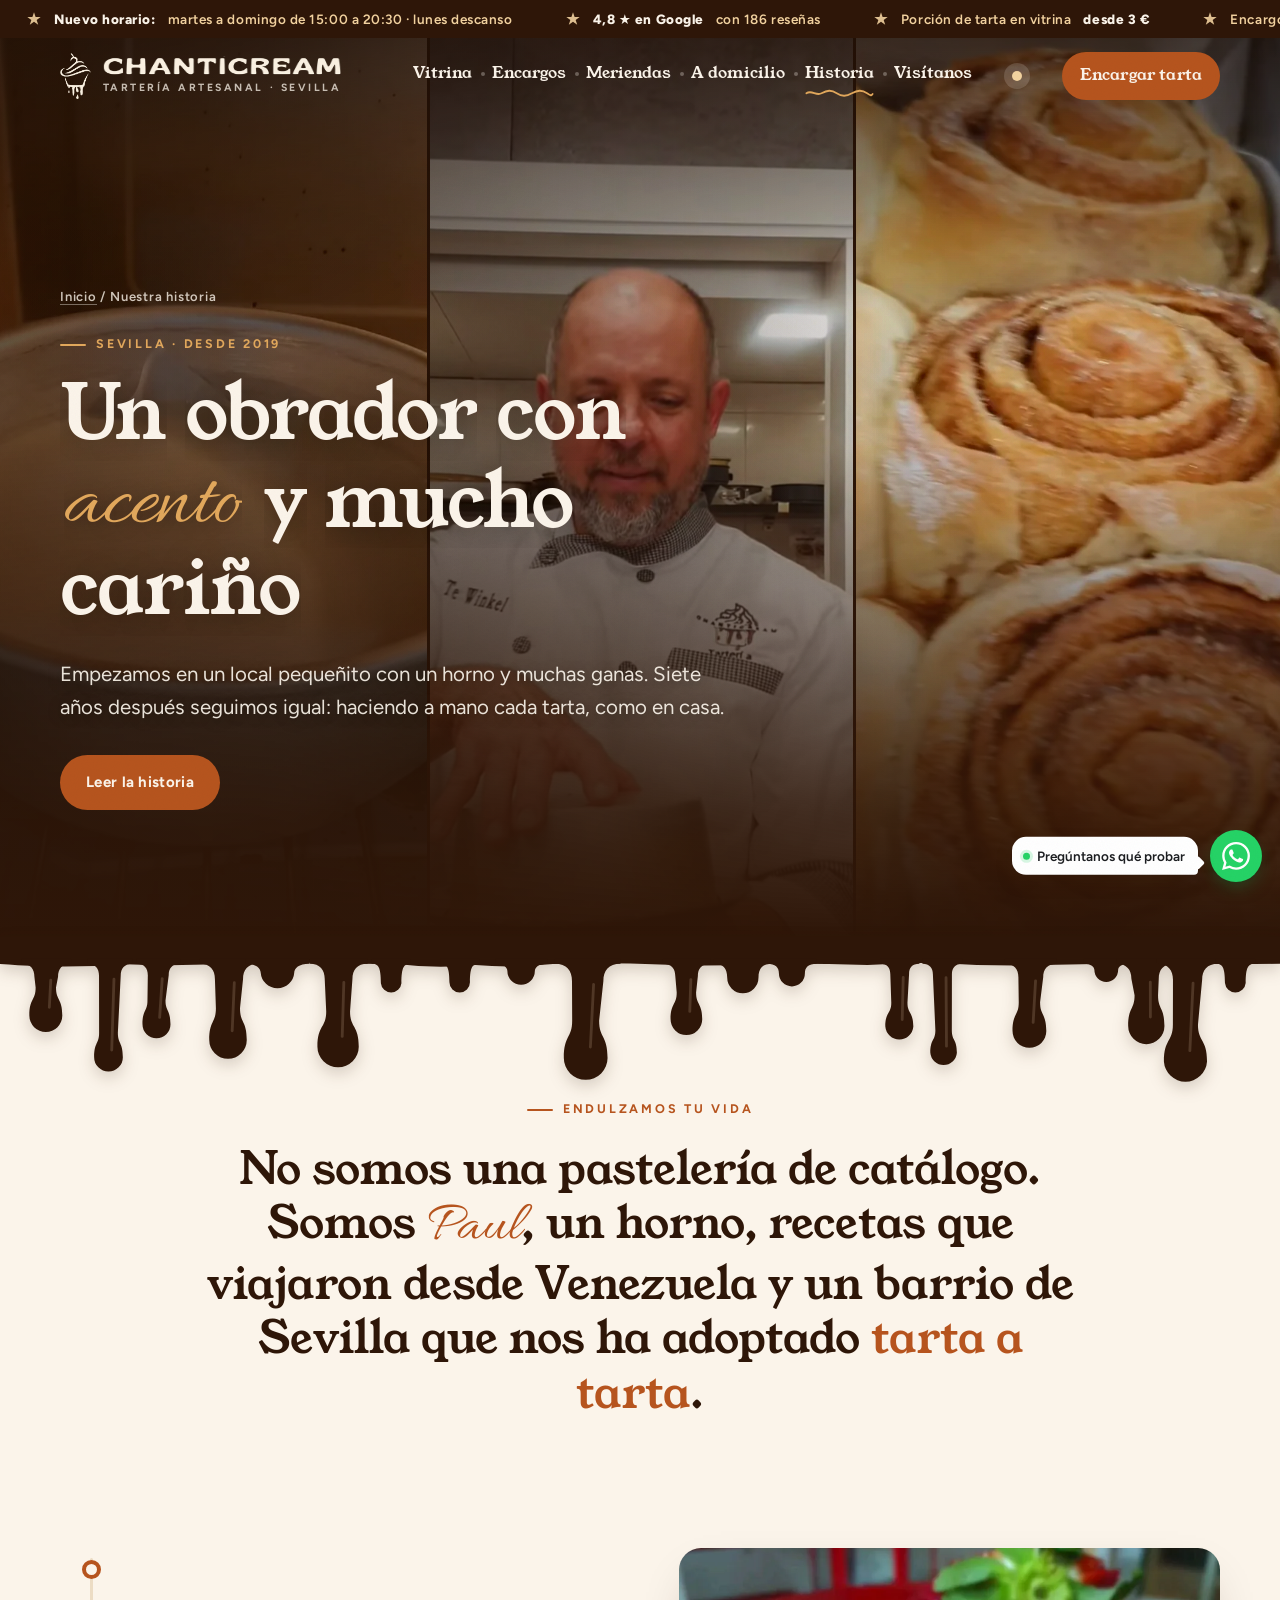
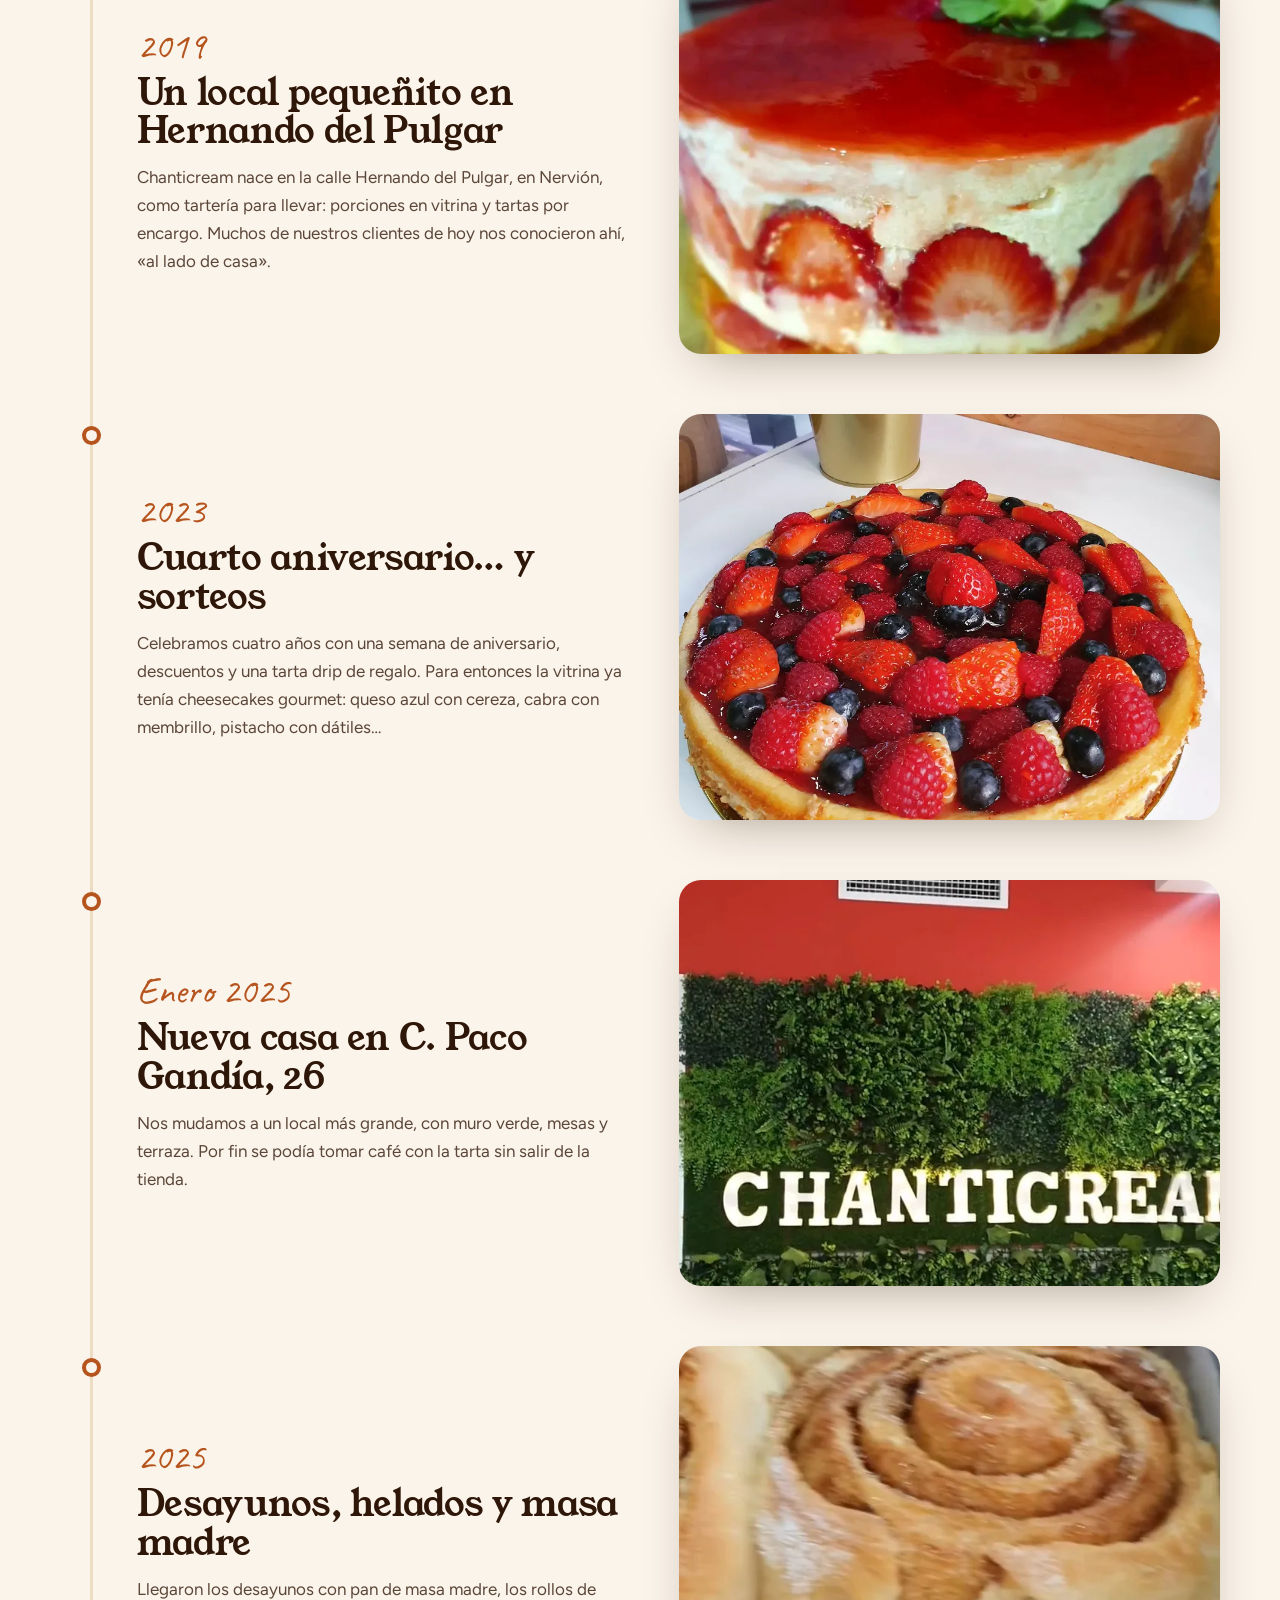
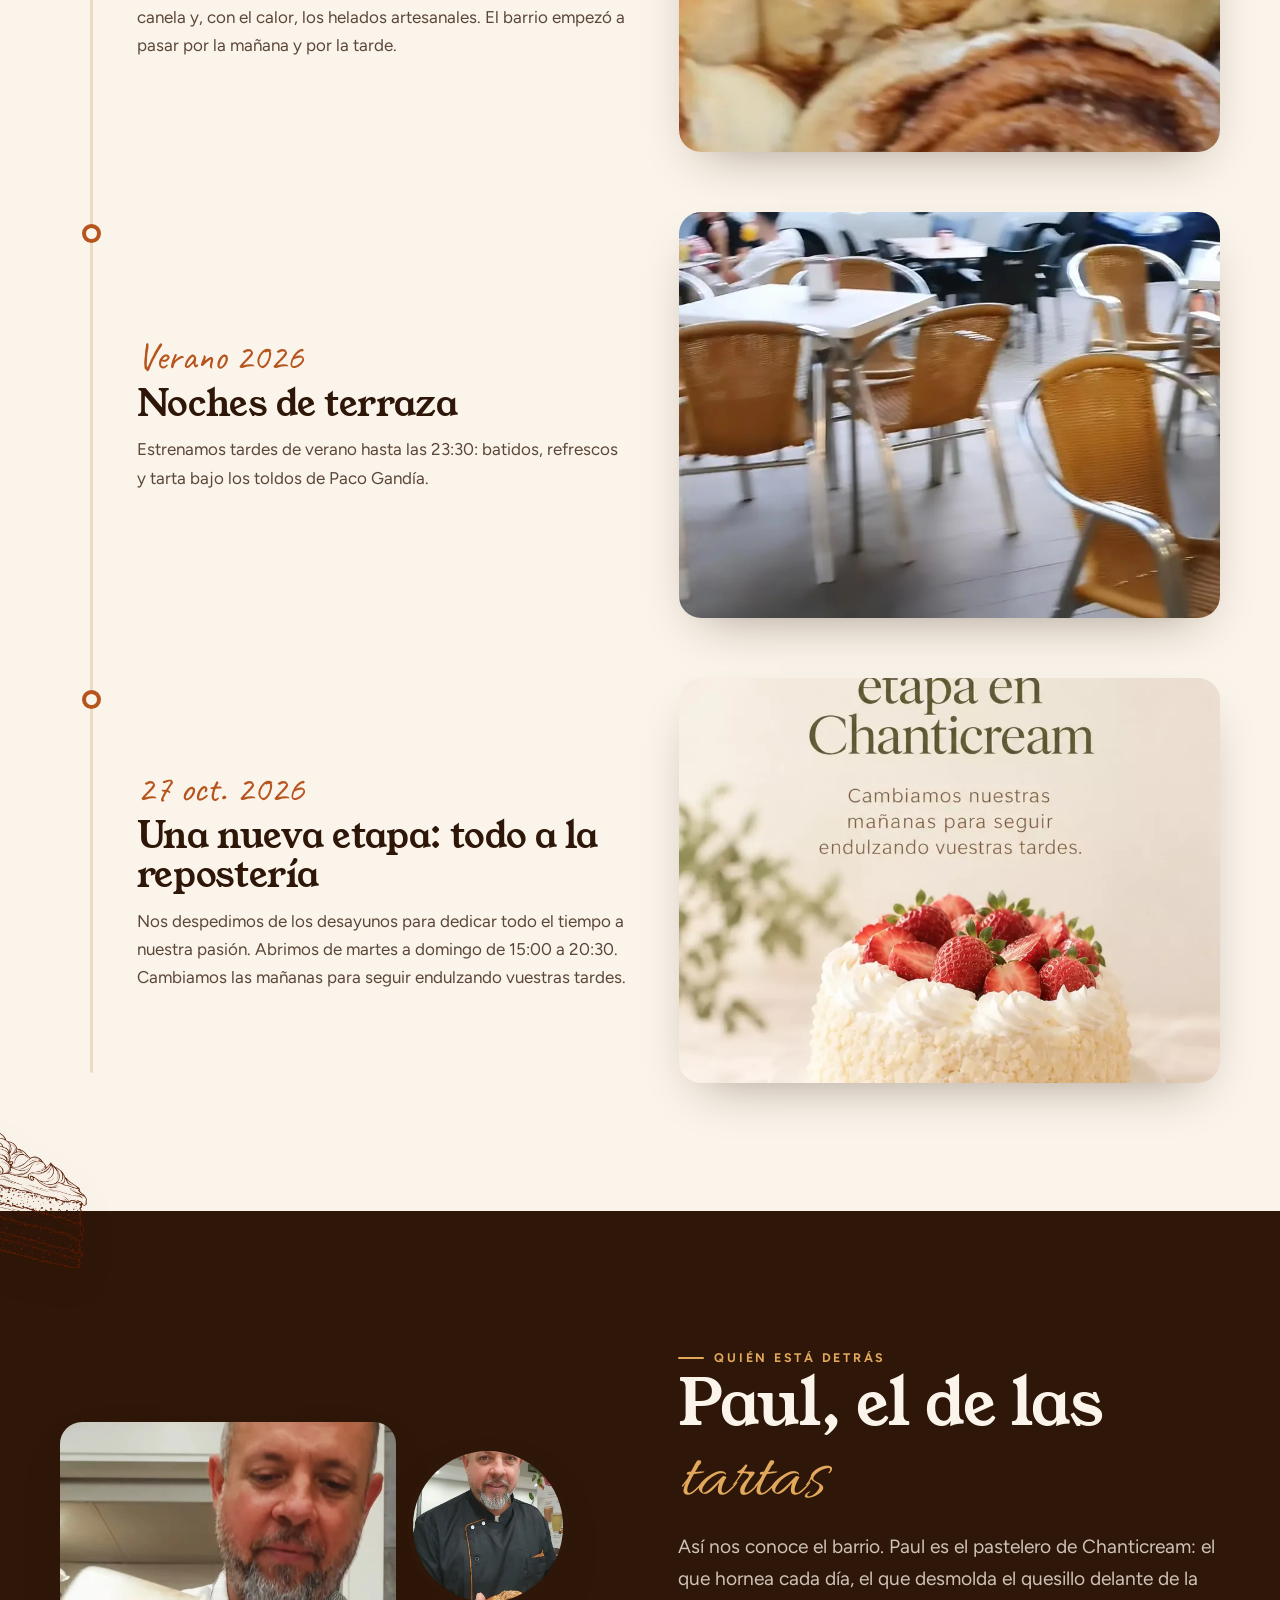
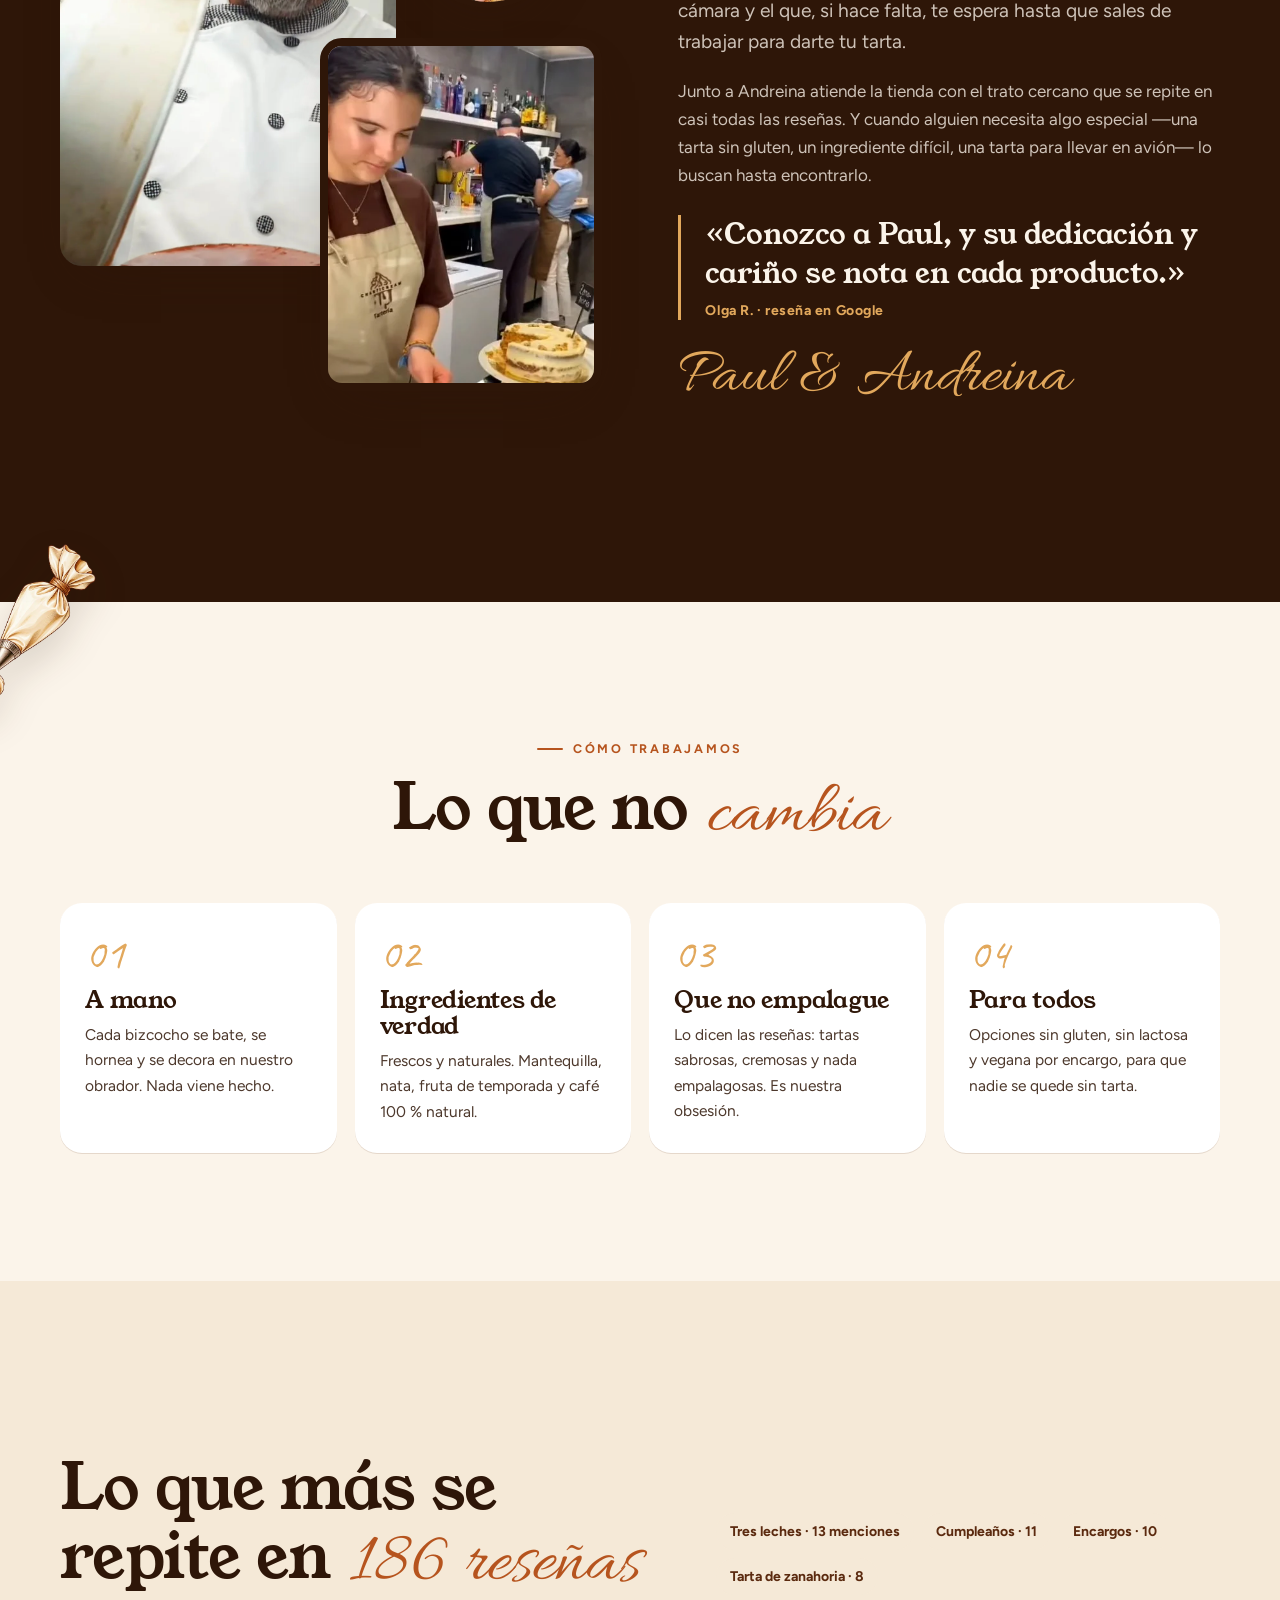
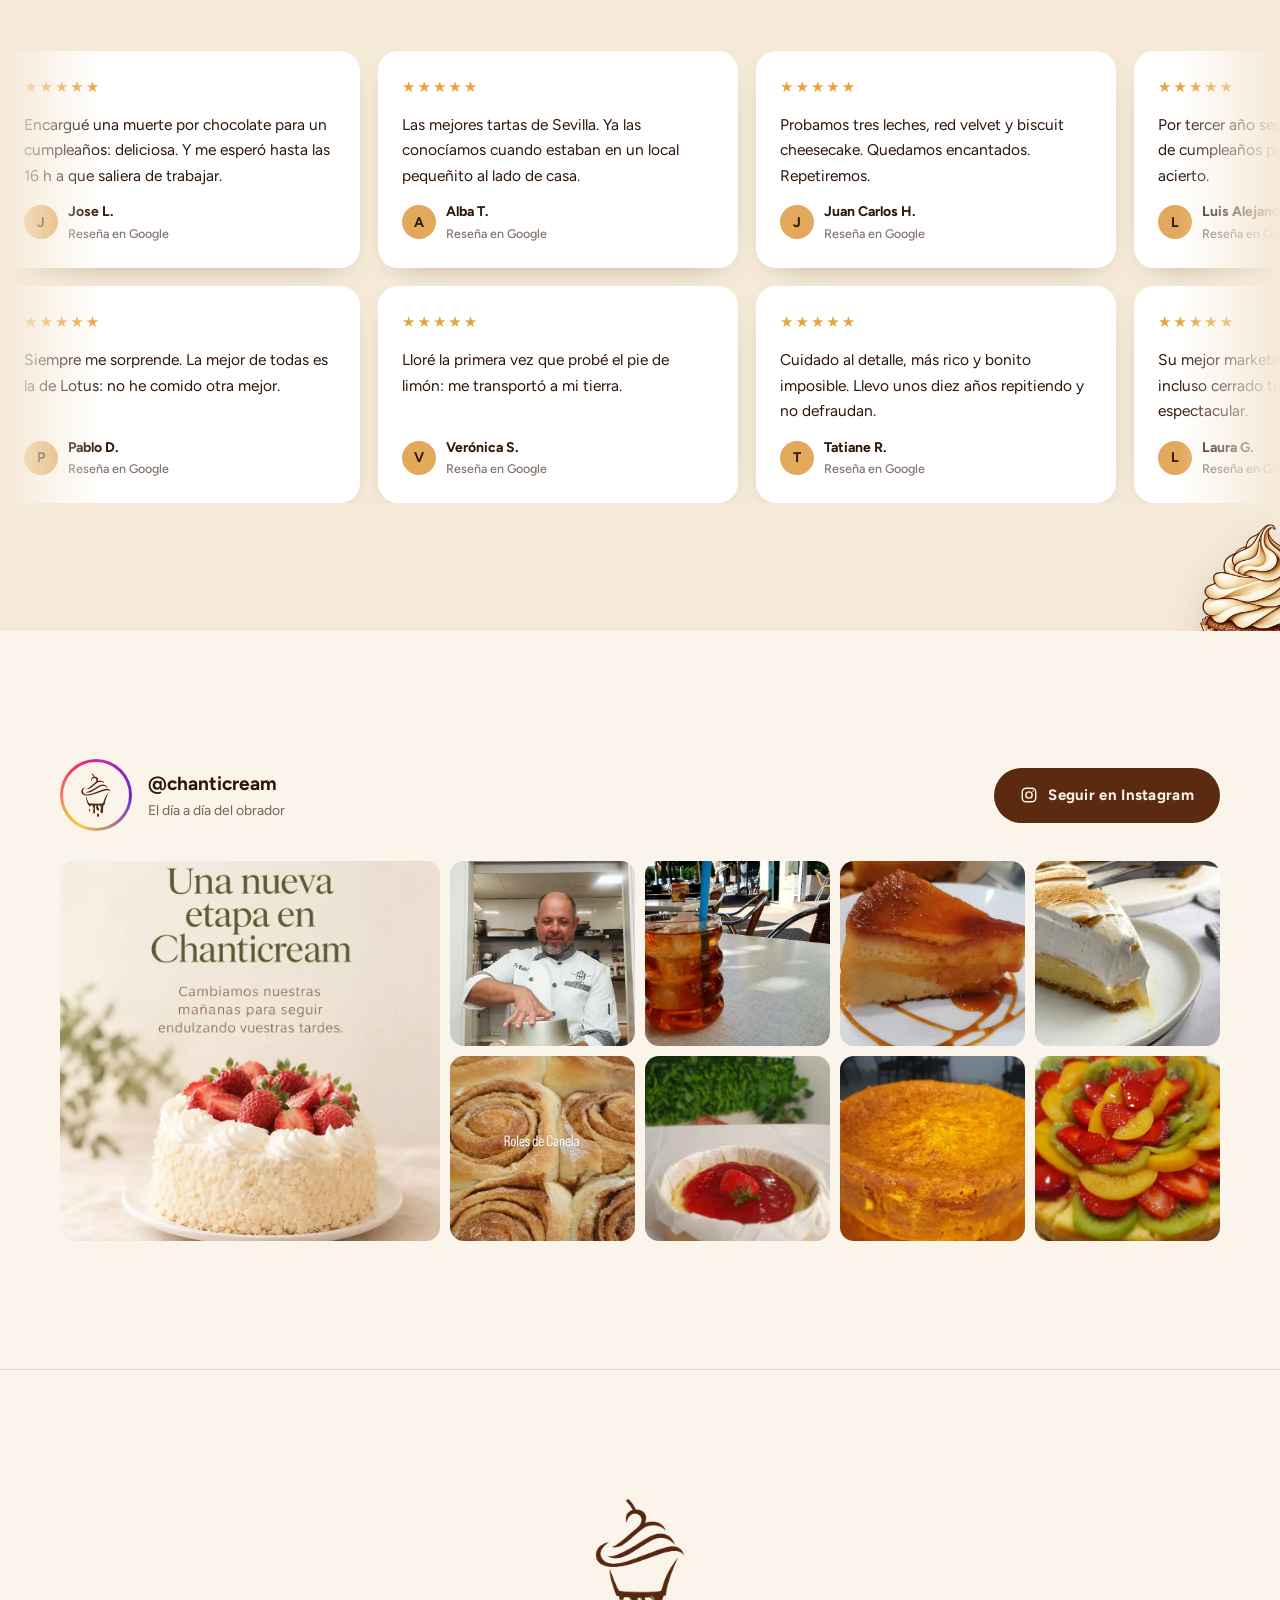
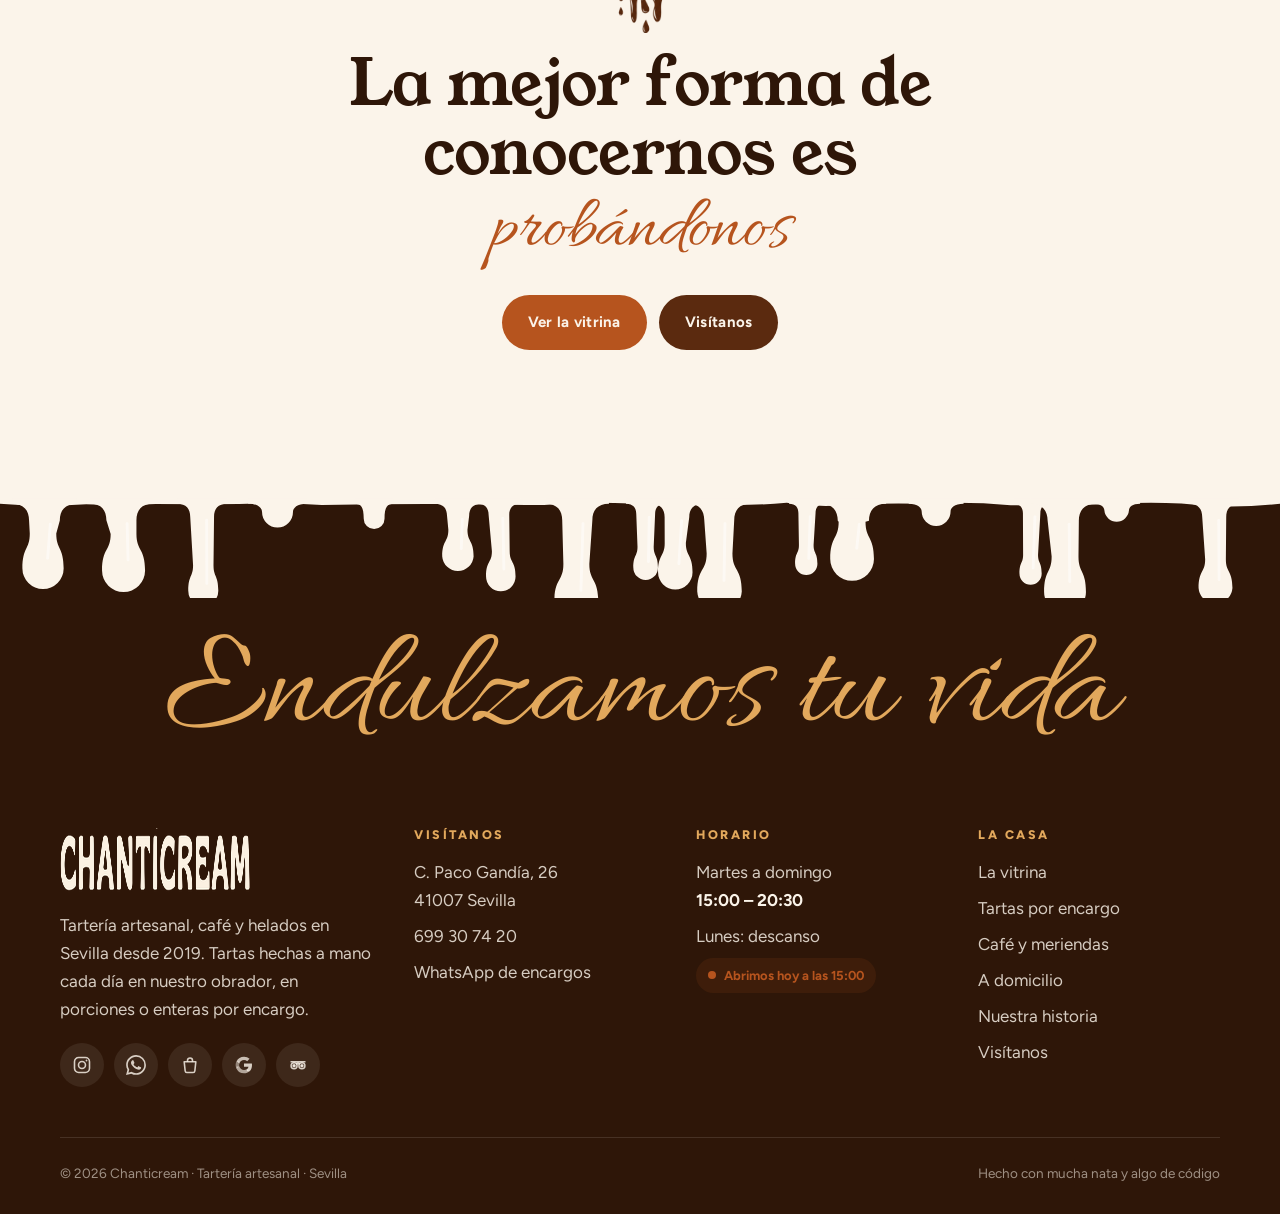
<file: nuestra-historia.html>
<!doctype html>
<html lang="es">
<head>
<meta charset="utf-8">
<meta name="viewport" content="width=device-width, initial-scale=1, viewport-fit=cover">
<title>Nuestra historia · Chanticream, tartería artesanal en Sevilla desde 2019</title>
<meta name="description" content="Chanticream nació en 2019 en un local pequeñito de Nervión. Hoy, en C. Paco Gandía 26, Paul sigue horneando cada tarta a mano con recetas de casa y acento venezolano.">
<meta name="theme-color" content="#2e1608">
<meta property="og:type" content="website">
<meta property="og:site_name" content="Chanticream">
<link rel="canonical" href="https://sefiro888.github.io/chanticream/nuestra-historia.html">
<meta property="og:url" content="https://sefiro888.github.io/chanticream/nuestra-historia.html">
<meta property="og:title" content="Nuestra historia · Chanticream, tartería artesanal en Sevilla desde 2019">
<meta property="og:description" content="Chanticream nació en 2019 en un local pequeñito de Nervión. Hoy, en C. Paco Gandía 26, Paul sigue horneando cada tarta a mano con recetas de casa y acento venezolano.">
<meta property="og:image" content="https://sefiro888.github.io/chanticream/assets/img/marca/compartir.jpg">
<meta property="og:image:secure_url" content="https://sefiro888.github.io/chanticream/assets/img/marca/compartir.jpg">
<meta property="og:image:type" content="image/jpeg">
<meta property="og:image:width" content="1200">
<meta property="og:image:height" content="630">
<meta property="og:image:alt" content="Logo de Chanticream junto a porciones de muerte por chocolate y red velvet">
<meta property="og:locale" content="es_ES">
<meta name="twitter:card" content="summary_large_image">
<meta name="twitter:title" content="Nuestra historia · Chanticream, tartería artesanal en Sevilla desde 2019">
<meta name="twitter:description" content="Chanticream nació en 2019 en un local pequeñito de Nervión. Hoy, en C. Paco Gandía 26, Paul sigue horneando cada tarta a mano con recetas de casa y acento venezolano.">
<meta name="twitter:image" content="https://sefiro888.github.io/chanticream/assets/img/marca/compartir.jpg">
<link rel="icon" href="assets/img/marca/favicon.png" type="image/png">
<link rel="apple-touch-icon" href="assets/img/marca/apple-touch-icon.png">
<link rel="preconnect" href="https://fonts.googleapis.com">
<link rel="preconnect" href="https://fonts.gstatic.com" crossorigin>
<link href="https://fonts.googleapis.com/css2?family=Allura&family=Caveat:wght@500;700&family=Figtree:ital,wght@0,400..800;1,400..800&family=Young+Serif&display=swap" rel="stylesheet">
<link rel="stylesheet" href="assets/css/site.css?v=2610281106">

</head>
<body class="con-hero" data-pagina="historia">


<a class="saltar" href="#contenido">Saltar al contenido</a>
<div class="ticker" role="region" aria-label="Avisos de Chanticream"><div class="ticker__pista"><span class="ticker__item"><svg class="ticker__sep" viewBox="0 0 24 24" fill="currentColor" aria-hidden="true"><path d="M12 2l2.4 6.9H22l-6 4.6 2.3 7.1L12 16.3 5.7 20.6 8 13.5l-6-4.6h7.6Z"/></svg><b>Nuevo horario:</b> martes a domingo de 15:00 a 20:30 · lunes descanso</span><span class="ticker__item"><svg class="ticker__sep" viewBox="0 0 24 24" fill="currentColor" aria-hidden="true"><path d="M12 2l2.4 6.9H22l-6 4.6 2.3 7.1L12 16.3 5.7 20.6 8 13.5l-6-4.6h7.6Z"/></svg><b>4,8 ★ en Google</b> con 186 reseñas</span><span class="ticker__item"><svg class="ticker__sep" viewBox="0 0 24 24" fill="currentColor" aria-hidden="true"><path d="M12 2l2.4 6.9H22l-6 4.6 2.3 7.1L12 16.3 5.7 20.6 8 13.5l-6-4.6h7.6Z"/></svg>Porción de tarta en vitrina <b>desde 3 €</b></span><span class="ticker__item"><svg class="ticker__sep" viewBox="0 0 24 24" fill="currentColor" aria-hidden="true"><path d="M12 2l2.4 6.9H22l-6 4.6 2.3 7.1L12 16.3 5.7 20.6 8 13.5l-6-4.6h7.6Z"/></svg>Encargos por WhatsApp con <b>2 días</b> de antelación · <a href="https://wa.me/34699307420" target="_blank" rel="noopener">699 30 74 20</a></span><span class="ticker__item"><svg class="ticker__sep" viewBox="0 0 24 24" fill="currentColor" aria-hidden="true"><path d="M12 2l2.4 6.9H22l-6 4.6 2.3 7.1L12 16.3 5.7 20.6 8 13.5l-6-4.6h7.6Z"/></svg>También en <a href="https://www.ubereats.com/es/store/chanticream/9y39RoR6Vyi58FifijCMCQ" target="_blank" rel="noopener">Uber Eats</a> · a domicilio de 15:30 a 20:30</span><span class="ticker__item"><svg class="ticker__sep" viewBox="0 0 24 24" fill="currentColor" aria-hidden="true"><path d="M12 2l2.4 6.9H22l-6 4.6 2.3 7.1L12 16.3 5.7 20.6 8 13.5l-6-4.6h7.6Z"/></svg><b>Helados artesanales</b>, café 100 % natural y batidos</span><span class="ticker__item"><svg class="ticker__sep" viewBox="0 0 24 24" fill="currentColor" aria-hidden="true"><path d="M12 2l2.4 6.9H22l-6 4.6 2.3 7.1L12 16.3 5.7 20.6 8 13.5l-6-4.6h7.6Z"/></svg>Opciones <b>sin gluten y sin lactosa</b> por encargo</span><span class="ticker__item"><svg class="ticker__sep" viewBox="0 0 24 24" fill="currentColor" aria-hidden="true"><path d="M12 2l2.4 6.9H22l-6 4.6 2.3 7.1L12 16.3 5.7 20.6 8 13.5l-6-4.6h7.6Z"/></svg>Tartería artesanal en Sevilla <b>desde 2019</b></span><span aria-hidden="true" style="display:contents"><span class="ticker__item"><svg class="ticker__sep" viewBox="0 0 24 24" fill="currentColor" aria-hidden="true"><path d="M12 2l2.4 6.9H22l-6 4.6 2.3 7.1L12 16.3 5.7 20.6 8 13.5l-6-4.6h7.6Z"/></svg><b>Nuevo horario:</b> martes a domingo de 15:00 a 20:30 · lunes descanso</span><span class="ticker__item"><svg class="ticker__sep" viewBox="0 0 24 24" fill="currentColor" aria-hidden="true"><path d="M12 2l2.4 6.9H22l-6 4.6 2.3 7.1L12 16.3 5.7 20.6 8 13.5l-6-4.6h7.6Z"/></svg><b>4,8 ★ en Google</b> con 186 reseñas</span><span class="ticker__item"><svg class="ticker__sep" viewBox="0 0 24 24" fill="currentColor" aria-hidden="true"><path d="M12 2l2.4 6.9H22l-6 4.6 2.3 7.1L12 16.3 5.7 20.6 8 13.5l-6-4.6h7.6Z"/></svg>Porción de tarta en vitrina <b>desde 3 €</b></span><span class="ticker__item"><svg class="ticker__sep" viewBox="0 0 24 24" fill="currentColor" aria-hidden="true"><path d="M12 2l2.4 6.9H22l-6 4.6 2.3 7.1L12 16.3 5.7 20.6 8 13.5l-6-4.6h7.6Z"/></svg>Encargos por WhatsApp con <b>2 días</b> de antelación · <a href="https://wa.me/34699307420" target="_blank" rel="noopener">699 30 74 20</a></span><span class="ticker__item"><svg class="ticker__sep" viewBox="0 0 24 24" fill="currentColor" aria-hidden="true"><path d="M12 2l2.4 6.9H22l-6 4.6 2.3 7.1L12 16.3 5.7 20.6 8 13.5l-6-4.6h7.6Z"/></svg>También en <a href="https://www.ubereats.com/es/store/chanticream/9y39RoR6Vyi58FifijCMCQ" target="_blank" rel="noopener">Uber Eats</a> · a domicilio de 15:30 a 20:30</span><span class="ticker__item"><svg class="ticker__sep" viewBox="0 0 24 24" fill="currentColor" aria-hidden="true"><path d="M12 2l2.4 6.9H22l-6 4.6 2.3 7.1L12 16.3 5.7 20.6 8 13.5l-6-4.6h7.6Z"/></svg><b>Helados artesanales</b>, café 100 % natural y batidos</span><span class="ticker__item"><svg class="ticker__sep" viewBox="0 0 24 24" fill="currentColor" aria-hidden="true"><path d="M12 2l2.4 6.9H22l-6 4.6 2.3 7.1L12 16.3 5.7 20.6 8 13.5l-6-4.6h7.6Z"/></svg>Opciones <b>sin gluten y sin lactosa</b> por encargo</span><span class="ticker__item"><svg class="ticker__sep" viewBox="0 0 24 24" fill="currentColor" aria-hidden="true"><path d="M12 2l2.4 6.9H22l-6 4.6 2.3 7.1L12 16.3 5.7 20.6 8 13.5l-6-4.6h7.6Z"/></svg>Tartería artesanal en Sevilla <b>desde 2019</b></span></span></div></div>
<header class="header" id="header">
  <div class="wrap header__in">
    <a class="marca" href="index.html" aria-label="Chanticream, ir al inicio">
      <img class="marca__ico choco" src="assets/img/marca/cupcake.png" alt="" width="234" height="351">
      <img class="marca__ico crema" src="assets/img/marca/cupcake-crema.png" alt="" width="234" height="351">
      <span class="marca__txt">
        <img class="marca__wm choco" src="assets/img/marca/wordmark.png" alt="Chanticream" width="600" height="65">
        <img class="marca__wm crema" src="assets/img/marca/wordmark-crema.png" alt="" width="600" height="65">
        <span class="marca__sub">Tartería artesanal · Sevilla</span>
      </span>
    </a>
    <nav class="nav" aria-label="Principal"><a href="la-vitrina.html"><span>Vitrina</span><svg class="garabato" viewBox="0 0 100 12" preserveAspectRatio="none" aria-hidden="true"><path d="M2 7c8-5 14 4 22 0s14-5 22 0 14 4 22 0 14-5 22 0 6 2 8 1"/></svg></a><a href="encargos.html"><span>Encargos</span><svg class="garabato" viewBox="0 0 100 12" preserveAspectRatio="none" aria-hidden="true"><path d="M2 7c8-5 14 4 22 0s14-5 22 0 14 4 22 0 14-5 22 0 6 2 8 1"/></svg></a><a href="meriendas.html"><span>Meriendas</span><svg class="garabato" viewBox="0 0 100 12" preserveAspectRatio="none" aria-hidden="true"><path d="M2 7c8-5 14 4 22 0s14-5 22 0 14 4 22 0 14-5 22 0 6 2 8 1"/></svg></a><a href="a-domicilio.html"><span>A domicilio</span><svg class="garabato" viewBox="0 0 100 12" preserveAspectRatio="none" aria-hidden="true"><path d="M2 7c8-5 14 4 22 0s14-5 22 0 14 4 22 0 14-5 22 0 6 2 8 1"/></svg></a><a href="nuestra-historia.html" aria-current="page"><span>Historia</span><svg class="garabato" viewBox="0 0 100 12" preserveAspectRatio="none" aria-hidden="true"><path d="M2 7c8-5 14 4 22 0s14-5 22 0 14 4 22 0 14-5 22 0 6 2 8 1"/></svg></a><a href="visitanos.html"><span>Visítanos</span><svg class="garabato" viewBox="0 0 100 12" preserveAspectRatio="none" aria-hidden="true"><path d="M2 7c8-5 14 4 22 0s14-5 22 0 14 4 22 0 14-5 22 0 6 2 8 1"/></svg></a></nav>
    <span class="estado" data-estado data-abierto="1">Abierto</span>
    <a class="btn btn--caramelo btn--sm header__cta" href="encargos.html#configura">Encargar tarta</a>
    <button class="burger" aria-label="Abrir menú" aria-expanded="false" aria-controls="menu-movil"><span></span><span></span><span></span></button>
  </div>
</header>
<div class="menu-movil" id="menu-movil">
  <div class="menu-movil__goteo"><svg viewBox="0 0 1440 170" preserveAspectRatio="xMidYMin slice" aria-hidden="true" fill="currentColor"><path d="M0,0 H1440 V30 Q1404,31.7 1369,31.2 Q1325,33.8 1281,29.0 Q1239,32.4 1197,31.0 Q1154,28.5 1110,31.1 Q1072,28.4 1033,30.4 Q970,32.3 906,29.2 Q834,27.9 761,28.6 Q700,30.4 640,29.2 Q580,30.6 520,31.8 Q472,34.2 424,30.0 Q354,27.6 284,28.7 Q238,30.6 191,29.2 Q132,27.3 73,31.1 Q36,33.5 0,29.3 Z"/><path class="hilo" style="--d:5.9s;--r:-0.2s" d="M32.0,24 H82.0 V30 C73.7,30 70.1,33.5 70.1,43.7 A13.1,13.1 0 0 1 43.9,43.7 C43.9,33.5 40.3,30 32.0,30 Z"/><path class="hilo" style="--d:8.0s;--r:-0.8s" d="M110.6,24 H170.0 V30 C159.1,30 154.4,36.2 154.4,45.6 L151.5,94.1 C151.5,109.6 158.7,106.7 158.7,127.0 A19.4,19.4 0 0 1 120.0,127.0 C120.0,106.7 127.2,109.6 127.2,94.1 L126.1,45.6 C126.1,36.2 121.4,30 110.6,30 Z"/><path class="hilo" style="--d:8.4s;--r:-2.5s" d="M189.0,24 H254.2 V30 C243.3,30 238.7,34.6 238.7,45.6 A17.2,17.2 0 0 1 204.4,45.6 C204.4,34.6 199.8,30 189.0,30 Z"/><path class="hilo" style="--d:8.6s;--r:-5.6s" d="M255.6,24 H328.2 V30 C314.9,30 309.2,37.6 309.2,49.0 L304.7,88.6 C304.7,107.9 314.1,104.3 314.1,129.7 A24.2,24.2 0 0 1 265.6,129.7 C265.6,104.3 275.0,107.9 275.0,88.6 L274.6,49.0 C274.6,37.6 268.9,30 255.6,30 Z"/><path class="hilo" style="--d:7.9s;--r:-2.1s" d="M342.7,24 H388.2 V30 C379.8,30 376.3,34.8 376.3,41.9 L372.5,87.6 C372.5,99.2 377.6,97.0 377.6,112.2 A14.4,14.4 0 0 1 348.8,112.2 C348.8,97.0 353.9,99.2 353.9,87.6 L354.6,41.9 C354.6,34.8 351.1,30 342.7,30 Z"/><path class="hilo" style="--d:7.0s;--r:-5.5s" d="M459.5,24 H504.7 V30 C496.4,30 492.8,34.7 492.8,41.8 L493.1,106.4 C493.1,117.9 498.2,115.8 498.2,130.8 A14.3,14.3 0 0 1 469.5,130.8 C469.5,115.8 474.6,117.9 474.6,106.4 L471.4,41.8 C471.4,34.7 467.8,30 459.5,30 Z"/><path class="hilo" style="--d:7.4s;--r:-6.3s" d="M511.2,24 H594.0 V30 C580.3,30 574.4,35.9 574.4,41.8 A21.8,21.8 0 0 1 530.8,41.8 C530.8,35.9 524.9,30 511.2,30 Z"/><path class="hilo" style="--d:6.0s;--r:-4.6s" d="M639.6,24 H704.8 V30 C692.8,30 687.7,36.8 687.7,47.1 L686.9,108.8 C686.9,126.5 695.6,123.2 695.6,146.4 A22.1,22.1 0 0 1 651.4,146.4 C651.4,123.2 660.2,126.5 660.2,108.8 L656.7,47.1 C656.7,36.8 651.5,30 639.6,30 Z"/><path class="hilo" style="--d:5.2s;--r:-0.6s" d="M758.1,24 H796.4 V30 C789.3,30 786.3,34.0 786.3,40.0 L783.4,84.2 C783.4,93.9 787.8,92.1 787.8,105.0 A12.2,12.2 0 0 1 763.4,105.0 C763.4,92.1 767.8,93.9 767.8,84.2 L768.1,40.0 C768.1,34.0 765.1,30 758.1,30 Z"/><path class="hilo" style="--d:6.2s;--r:-1.1s" d="M856.9,24 H917.9 V30 C906.8,30 902.0,36.4 902.0,46.0 L901.5,67.5 C901.5,82.6 908.0,79.7 908.0,99.6 A18.9,18.9 0 0 1 870.1,99.6 C870.1,79.7 876.6,82.6 876.6,67.5 L872.9,46.0 C872.9,36.4 868.1,30 856.9,30 Z"/><path class="hilo" style="--d:7.0s;--r:-1.6s" d="M956.9,24 H1020.1 V30 C1009.6,30 1005.1,34.5 1005.1,41.5 A16.6,16.6 0 0 1 971.8,41.5 C971.8,34.5 967.3,30 956.9,30 Z"/><path class="hilo" style="--d:6.9s;--r:-0.9s" d="M1029.2,24 H1090.3 V30 C1080.2,30 1075.9,34.3 1075.9,42.3 A16.1,16.1 0 0 1 1043.7,42.3 C1043.7,34.3 1039.4,30 1029.2,30 Z"/><path class="hilo" style="--d:8.1s;--r:-0.3s" d="M1095.5,24 H1146.4 V30 C1137.1,30 1133.1,35.3 1133.1,43.3 L1130.8,78.8 C1130.8,91.4 1136.1,89.0 1136.1,105.6 A15.7,15.7 0 0 1 1104.6,105.6 C1104.6,89.0 1109.9,91.4 1109.9,78.8 L1108.8,43.3 C1108.8,35.3 1104.8,30 1095.5,30 Z"/><path class="hilo" style="--d:8.5s;--r:-1.7s" d="M1148.9,24 H1199.4 V30 C1191.1,30 1187.5,33.6 1187.5,37.2 A13.3,13.3 0 0 1 1160.9,37.2 C1160.9,33.6 1157.3,30 1148.9,30 Z"/><path class="hilo" style="--d:5.1s;--r:-3.2s" d="M1230.3,24 H1277.2 V30 C1268.6,30 1264.9,34.9 1264.9,42.3 L1265.0,104.6 C1265.0,117.6 1271.5,115.1 1271.5,132.1 A16.2,16.2 0 0 1 1239.2,132.1 C1239.2,115.1 1245.8,117.6 1245.8,104.6 L1242.6,42.3 C1242.6,34.9 1238.9,30 1230.3,30 Z"/><path class="hilo" style="--d:8.3s;--r:-3.2s" d="M1302.4,24 H1347.8 V30 C1339.5,30 1335.9,34.8 1335.9,41.9 L1333.9,83.1 C1333.9,95.7 1340.4,93.3 1340.4,109.8 A15.7,15.7 0 0 1 1308.9,109.8 C1308.9,93.3 1315.3,95.7 1315.3,83.1 L1314.3,41.9 C1314.3,34.8 1310.7,30 1302.4,30 Z"/><path class="hilo" style="--d:5.9s;--r:-5.7s" d="M1360.8,24 H1410.7 V30 C1401.6,30 1397.7,35.2 1397.7,43.1 L1394.1,118.8 C1394.1,131.4 1399.6,129.0 1399.6,145.6 A15.8,15.8 0 0 1 1368.1,145.6 C1368.1,129.0 1373.6,131.4 1373.6,118.8 L1373.9,43.1 C1373.9,35.2 1369.9,30 1360.8,30 Z"/><path class="brillo" d="M145.6,49.6 L143.6,117.4 M298.4,53.0 L295.0,117.6 M369.6,45.9 L366.4,105.0 M486.2,45.8 L487.1,123.6 M678.1,51.1 L678.2,135.3 M780.7,44.0 L778.3,98.8 M893.0,50.0 L893.4,90.1 M1125.5,47.3 L1124.0,97.7 M1258.0,46.3 L1258.7,124.0 M1329.2,45.9 L1327.9,102.0 M1390.3,47.1 L1387.4,137.7"/></svg></div>
  <p class="menu-movil__lema">Endulzamos tu vida</p>
  <nav class="menu-movil__lista" aria-label="Menú"><a class="mm-link" href="index.html" style="transition-delay:0.15s"><img src="assets/img/deco/cupcake.webp" alt="" loading="lazy"><span><b>Inicio</b><small>volver a la entrada</small></span></a><a class="mm-link" href="la-vitrina.html" style="transition-delay:0.20s"><img src="assets/img/deco/red-velvet.webp" alt="" loading="lazy"><span><b>La vitrina</b><small>las porciones de hoy</small></span></a><a class="mm-link" href="encargos.html" style="transition-delay:0.25s"><img src="assets/img/deco/manga.webp" alt="" loading="lazy"><span><b>Tartas por encargo</b><small>tu tarta, a tu manera</small></span></a><a class="mm-link" href="meriendas.html" style="transition-delay:0.30s"><img src="assets/img/deco/cafe.webp" alt="" loading="lazy"><span><b>Café y meriendas</b><small>café, helados y batidos</small></span></a><a class="mm-link" href="a-domicilio.html" style="transition-delay:0.35s"><img src="assets/img/deco/brownie.webp" alt="" loading="lazy"><span><b>A domicilio</b><small>en casa con Uber Eats</small></span></a><a class="mm-link" href="nuestra-historia.html" aria-current="page" style="transition-delay:0.40s"><img src="assets/img/deco/batidor-espatula.webp" alt="" loading="lazy"><span><b>Nuestra historia</b><small>Paul, Andreina y desde 2019</small></span></a><a class="mm-link" href="visitanos.html" style="transition-delay:0.45s"><img src="assets/img/deco/fresas.webp" alt="" loading="lazy"><span><b>Visítanos</b><small>C. Paco Gandía, 26</small></span></a></nav>
  <div class="menu-movil__pie">
    <div>C. Paco Gandía, 26 · 41007 Sevilla<br>Martes a domingo · 15:00 a 20:30</div>
    <div class="ctas">
      <a class="btn btn--wa" href="https://wa.me/34699307420" target="_blank" rel="noopener"><svg viewBox="0 0 24 24" fill="currentColor"><path d="M17.47 14.38c-.3-.15-1.76-.87-2.03-.97-.27-.1-.47-.15-.67.15-.2.3-.77.97-.94 1.16-.17.2-.35.22-.64.07-.3-.15-1.26-.46-2.39-1.47-.88-.79-1.48-1.76-1.65-2.06-.17-.3-.02-.46.13-.6.13-.14.3-.35.45-.52.15-.18.2-.3.3-.5.1-.2.05-.37-.03-.52-.07-.15-.67-1.61-.92-2.21-.24-.58-.49-.5-.67-.51h-.57c-.2 0-.52.07-.79.37-.27.3-1.04 1.02-1.04 2.48 0 1.46 1.07 2.88 1.21 3.07.15.2 2.1 3.2 5.08 4.49.71.31 1.26.49 1.7.63.71.22 1.36.19 1.87.12.57-.09 1.76-.72 2-1.41.25-.7.25-1.29.18-1.42-.08-.12-.27-.2-.57-.34m-5.42 7.4h-.01a9.87 9.87 0 0 1-5.03-1.38l-.36-.21-3.74.98 1-3.65-.24-.37a9.86 9.86 0 0 1-1.51-5.26c0-5.45 4.44-9.88 9.89-9.88 2.64 0 5.12 1.03 6.99 2.9a9.82 9.82 0 0 1 2.89 6.99c0 5.45-4.44 9.88-9.88 9.88m8.41-18.3A11.82 11.82 0 0 0 12.05 0C5.5 0 .16 5.34.16 11.89c0 2.1.55 4.14 1.59 5.95L.06 24l6.3-1.65a11.88 11.88 0 0 0 5.68 1.45h.01c6.55 0 11.89-5.34 11.89-11.89a11.82 11.82 0 0 0-3.48-8.41Z"/></svg><span>WhatsApp</span></a>
      <a class="btn btn--nata" href="https://www.instagram.com/chanticream/" target="_blank" rel="noopener"><svg viewBox="0 0 24 24" fill="none" stroke="currentColor" stroke-width="1.9"><rect x="3" y="3" width="18" height="18" rx="5"/><circle cx="12" cy="12" r="4.2"/><circle cx="17.4" cy="6.6" r="1.1" fill="currentColor" stroke="none"/></svg><span>Instagram</span></a>
    </div>
  </div>
</div>
<main id="contenido">
<section class="hero" aria-labelledby="h-historia">
  <div class="hero__fotos" style="--n:3">
    <figure class="hero__foto" style="margin:0"><img src="assets/img/reel/proceso-molde.webp" alt="Bizcocho horneándose en el molde" fetchpriority="high"></figure>
    <figure class="hero__foto hero__foto--movil" style="margin:0"><img src="assets/img/reel/paul-sonrisa.webp" alt="Paul, pastelero de Chanticream, con una tarta flan" fetchpriority="high" style="object-position:50% 30%"></figure>
    <figure class="hero__foto" style="margin:0"><img src="assets/img/reel/rollos-bandeja.webp" alt="Bandeja de rollos de canela recién horneados"></figure>
  </div>
  <div class="wrap hero__in">
    <nav class="miga" aria-label="Migas"><a href="index.html">Inicio</a> / Nuestra historia</nav>
    <span class="eyebrow">Sevilla · desde 2019</span>
    <h1 id="h-historia" data-sube style="margin-top:18px">Un obrador con <em>acento</em> y mucho cariño</h1>
    <p class="hero__txt">Empezamos en un local pequeñito con un horno y muchas ganas. Siete años después seguimos igual: haciendo a mano cada tarta, como en casa.</p>
    <div class="ctas"><a class="btn btn--caramelo" href="#historia">Leer la historia</a></div>
  </div>
</section>
<div class="goteo"><svg viewBox="0 0 1440 170" preserveAspectRatio="xMidYMin slice" aria-hidden="true" fill="currentColor"><path d="M0,0 H1440 V30 Q1372,31.1 1304,29.6 Q1246,29.9 1188,31.2 Q1118,33.6 1049,28.9 Q1012,29.5 976,31.4 Q914,29.5 853,30.3 Q798,33.4 743,30.9 Q682,28.4 622,30.4 Q578,35.1 535,31.6 Q490,35.8 446,30.4 Q398,30.3 350,28.9 Q311,30.1 272,28.8 Q207,33.4 142,30.6 Q81,35.1 20,31.7 Q10,31.3 0,30.5 Z"/><path class="hilo" style="--d:5.5s;--r:-1.2s" d="M24.1,24 H79.9 V30 C69.7,30 65.3,35.8 65.3,44.6 L63.0,56.8 C63.0,71.6 70.1,68.8 70.1,88.3 A18.5,18.5 0 0 1 33.0,88.3 C33.0,68.8 40.1,71.6 40.1,56.8 L38.7,44.6 C38.7,35.8 34.3,30 24.1,30 Z"/><path class="hilo" style="--d:7.2s;--r:-4.0s" d="M97.9,24 H149.3 V30 C139.9,30 135.8,35.4 135.8,43.5 L132.6,107.8 C132.6,120.7 138.2,118.3 138.2,135.2 A16.1,16.1 0 0 1 105.9,135.2 C105.9,118.3 111.5,120.7 111.5,107.8 L111.4,43.5 C111.4,35.4 107.3,30 97.9,30 Z"/><path class="hilo" style="--d:7.3s;--r:-5.7s" d="M153.4,24 H202.8 V30 C193.7,30 189.8,35.2 189.8,42.9 L186.2,71.5 C186.2,84.1 191.8,81.7 191.8,98.2 A15.7,15.7 0 0 1 160.3,98.2 C160.3,81.7 165.9,84.1 165.9,71.5 L166.3,42.9 C166.3,35.2 162.4,30 153.4,30 Z"/><path class="hilo" style="--d:7.9s;--r:-2.5s" d="M224.5,24 H290.7 V30 C278.6,30 273.4,36.9 273.4,47.4 L270.0,80.2 C270.0,97.0 277.6,93.9 277.6,116.0 A21.1,21.1 0 0 1 235.4,116.0 C235.4,93.9 242.9,97.0 242.9,80.2 L241.8,47.4 C241.8,36.9 236.6,30 224.5,30 Z"/><path class="hilo" style="--d:7.5s;--r:-3.9s" d="M276.3,24 H348.0 V30 C336.1,30 331.0,35.1 331.0,40.2 A18.9,18.9 0 0 1 293.3,40.2 C293.3,35.1 288.2,30 276.3,30 Z"/><path class="hilo" style="--d:6.0s;--r:-0.9s" d="M348.2,24 H413.6 V30 C401.6,30 396.5,36.9 396.5,47.1 L393.8,83.9 C393.8,102.5 403.6,99.0 403.6,123.4 A23.2,23.2 0 0 1 357.1,123.4 C357.1,99.0 367.0,102.5 367.0,83.9 L365.3,47.1 C365.3,36.9 360.2,30 348.2,30 Z"/><path class="hilo" style="--d:6.2s;--r:-5.5s" d="M418.1,24 H462.0 V30 C454.7,30 451.6,33.1 451.6,51.9 A11.6,11.6 0 0 1 428.5,51.9 C428.5,33.1 425.4,30 418.1,30 Z"/><path class="hilo" style="--d:5.4s;--r:-4.1s" d="M495.2,24 H539.1 V30 C531.8,30 528.7,33.1 528.7,51.0 A11.5,11.5 0 0 1 505.6,51.0 C505.6,33.1 502.5,30 495.2,30 Z"/><path class="hilo" style="--d:5.3s;--r:-3.4s" d="M556.9,24 H615.6 V30 C605.9,30 601.7,34.2 601.7,38.3 A15.4,15.4 0 0 1 570.8,38.3 C570.8,34.2 566.7,30 556.9,30 Z"/><path class="hilo" style="--d:8.6s;--r:-5.0s" d="M624.1,24 H698.1 V30 C684.6,30 678.8,37.8 678.8,49.4 L674.0,94.3 C674.0,114.0 683.5,110.3 683.5,136.1 A24.6,24.6 0 0 1 634.3,136.1 C634.3,110.3 643.7,114.0 643.7,94.3 L643.5,49.4 C643.5,37.8 637.7,30 624.1,30 Z"/><path class="hilo" style="--d:5.9s;--r:-2.8s" d="M745.8,24 H799.0 V30 C789.2,30 785.1,35.6 785.1,43.9 L783.1,62.3 C783.1,76.6 790.0,73.9 790.0,92.6 A17.8,17.8 0 0 1 754.4,92.6 C754.4,73.9 761.3,76.6 761.3,62.3 L759.7,43.9 C759.7,35.6 755.5,30 745.8,30 Z"/><path class="hilo" style="--d:7.3s;--r:-3.8s" d="M802.3,24 H869.1 V30 C858.1,30 853.3,34.7 853.3,45.7 A17.6,17.6 0 0 1 818.1,45.7 C818.1,34.7 813.4,30 802.3,30 Z"/><path class="hilo" style="--d:8.7s;--r:-4.8s" d="M863.1,24 H918.7 V30 C909.4,30 905.5,33.9 905.5,41.0 A14.6,14.6 0 0 1 876.3,41.0 C876.3,33.9 872.3,30 863.1,30 Z"/><path class="hilo" style="--d:6.8s;--r:-0.6s" d="M990.0,24 H1034.3 V30 C1026.1,30 1022.7,34.6 1022.7,41.6 L1020.9,73.9 C1020.9,86.5 1027.5,84.1 1027.5,100.7 A15.8,15.8 0 0 1 996.0,100.7 C996.0,84.1 1002.7,86.5 1002.7,73.9 L1001.6,41.6 C1001.6,34.6 998.1,30 990.0,30 Z"/><path class="hilo" style="--d:6.8s;--r:-3.0s" d="M1037.7,24 H1082.7 V30 C1074.5,30 1070.9,34.7 1070.9,41.8 L1070.8,104.8 C1070.8,116.8 1076.5,114.5 1076.5,130.2 A15.0,15.0 0 0 1 1046.6,130.2 C1046.6,114.5 1052.3,116.8 1052.3,104.8 L1049.5,41.8 C1049.5,34.7 1045.9,30 1037.7,30 Z"/><path class="hilo" style="--d:5.0s;--r:-4.5s" d="M1130.4,24 H1189.0 V30 C1178.2,30 1173.6,36.1 1173.6,45.3 L1170.1,73.3 C1170.1,88.5 1177.1,85.7 1177.1,105.7 A19.0,19.0 0 0 1 1139.1,105.7 C1139.1,85.7 1146.1,88.5 1146.1,73.3 L1145.7,45.3 C1145.7,36.1 1141.1,30 1130.4,30 Z"/><path class="hilo" style="--d:7.1s;--r:-4.9s" d="M1219.2,24 H1269.9 V30 C1261.5,30 1257.9,33.6 1257.9,37.2 A13.3,13.3 0 0 1 1231.2,37.2 C1231.2,33.6 1227.6,30 1219.2,30 Z"/><path class="hilo" style="--d:8.1s;--r:-6.7s" d="M1255.9,24 H1320.5 V30 C1308.7,30 1303.6,36.8 1303.6,46.9 L1302.8,65.6 C1302.8,81.9 1310.0,78.8 1310.0,100.2 A20.4,20.4 0 0 1 1269.2,100.2 C1269.2,78.8 1276.4,81.9 1276.4,65.6 L1272.8,46.9 C1272.8,36.8 1267.7,30 1255.9,30 Z"/><path class="hilo" style="--d:6.6s;--r:-0.8s" d="M1301.6,24 H1370.4 V30 C1357.8,30 1352.4,37.2 1352.4,48.0 L1347.7,98.8 C1347.7,118.2 1357.9,114.6 1357.9,140.0 A24.3,24.3 0 0 1 1309.4,140.0 C1309.4,114.6 1319.5,118.2 1319.5,98.8 L1319.6,48.0 C1319.6,37.2 1314.2,30 1301.6,30 Z"/><path class="hilo" style="--d:6.0s;--r:-2.2s" d="M1367.6,24 H1411.9 V30 C1404.6,30 1401.4,33.1 1401.4,51.8 A11.7,11.7 0 0 1 1378.1,51.8 C1378.1,33.1 1375.0,30 1367.6,30 Z"/><path class="brillo" d="M57.1,48.6 L55.5,79.0 M128.2,47.5 L125.7,127.1 M182.5,46.9 L179.6,90.4 M263.6,51.4 L261.2,105.5 M386.8,51.1 L385.0,111.8 M667.8,53.4 L664.2,123.8 M777.2,47.9 L776.0,83.7 M1016.1,45.6 L1015.0,92.8 M1064.3,45.8 L1064.8,122.8 M1165.0,49.3 L1162.3,96.1 M1294.1,50.9 L1294.2,90.0 M1342.2,52.0 L1338.6,127.9"/><path class="gota" d="M122.1,146.8 C129.3,157.2 130.1,163.7 130.1,165.3 A8.1,8.1 0 0 1 114.0,165.3 C114.0,163.7 114.8,157.2 122.1,146.8 Z"/><path class="gota" d="M256.5,126.9 C266.0,140.6 267.0,149.0 267.0,151.1 A10.5,10.5 0 0 1 245.9,151.1 C245.9,149.0 247.0,140.6 256.5,126.9 Z"/><path class="gota" d="M380.4,133.9 C390.8,149.0 392.0,158.3 392.0,160.6 A11.6,11.6 0 0 1 368.7,160.6 C368.7,158.3 369.9,149.0 380.4,133.9 Z"/></svg></div>

<!-- MANIFIESTO -->
<section class="sec" style="padding-top:clamp(110px,12vw,160px)">
<img class="deco deco--der deco--abajo" src="assets/img/deco/batidor-espatula.webp" alt="" aria-hidden="true" loading="lazy">
  <div class="wrap" style="max-width:980px;text-align:center">
    <span class="eyebrow rv" style="justify-content:center">Endulzamos tu vida</span>
    <p class="rv" data-d="1" style="font-family:var(--f-display);font-size:clamp(28px,3.4vw,46px);line-height:1.25;margin:22px 0 0">
      No somos una pastelería de catálogo. Somos <span class="script" style="font-size:1.3em">Paul</span>, un horno, recetas que viajaron desde Venezuela y un barrio de Sevilla que nos ha adoptado <span style="color:var(--caramelo)">tarta a tarta</span>.
    </p>
  </div>
</section>

<!-- LÍNEA DE TIEMPO -->
<section class="sec" id="historia" style="padding-top:0">
<img class="deco deco--izq deco--abajo" src="assets/img/deco/tarta-lineas.webp" alt="" aria-hidden="true" loading="lazy">
  <div class="wrap">
    <div class="tiempo">
      <span class="tiempo__barra" aria-hidden="true"></span>
      <article class="hito rv">
        <div><span class="hito__fecha">2019</span><h3>Un local pequeñito en Hernando del Pulgar</h3><p>Chanticream nace en la calle Hernando del Pulgar, en Nervión, como tartería para llevar: porciones en vitrina y tartas por encargo. Muchos de nuestros clientes de hoy nos conocieron ahí, «al lado de casa».</p></div>
        <figure><img src="assets/img/ig/tarta-fraisier.webp" alt="Una de nuestras primeras tartas: tarta fraisier" loading="lazy"></figure>
      </article>
      <article class="hito rv">
        <div><span class="hito__fecha">2023</span><h3>Cuarto aniversario… y sorteos</h3><p>Celebramos cuatro años con una semana de aniversario, descuentos y una tarta drip de regalo. Para entonces la vitrina ya tenía cheesecakes gourmet: queso azul con cereza, cabra con membrillo, pistacho con dátiles…</p></div>
        <figure><img src="assets/img/ig/cheesecake-frutos-rojos.webp" alt="Cheesecake de frutos rojos" loading="lazy"></figure>
      </article>
      <article class="hito rv">
        <div><span class="hito__fecha">Enero 2025</span><h3>Nueva casa en C. Paco Gandía, 26</h3><p>Nos mudamos a un local más grande, con muro verde, mesas y terraza. Por fin se podía tomar café con la tarta sin salir de la tienda.</p></div>
        <figure><img src="assets/img/reel/muro-logo.webp" alt="Muro verde con el logo de Chanticream" loading="lazy" style="object-position:50% 40%"></figure>
      </article>
      <article class="hito rv">
        <div><span class="hito__fecha">2025</span><h3>Desayunos, helados y masa madre</h3><p>Llegaron los desayunos con pan de masa madre, los rollos de canela y, con el calor, los helados artesanales. El barrio empezó a pasar por la mañana y por la tarde.</p></div>
        <figure><img src="assets/img/reel/rollos-bandeja.webp" alt="Bandeja de rollos de canela recién horneados" loading="lazy"></figure>
      </article>
      <article class="hito rv">
        <div><span class="hito__fecha">Verano 2026</span><h3>Noches de terraza</h3><p>Estrenamos tardes de verano hasta las 23:30: batidos, refrescos y tarta bajo los toldos de Paco Gandía.</p></div>
        <figure><img src="assets/img/reel/terraza.webp" alt="Terraza de Chanticream" loading="lazy"></figure>
      </article>
      <article class="hito rv">
        <div><span class="hito__fecha">27 oct. 2026</span><h3>Una nueva etapa: todo a la repostería</h3><p>Nos despedimos de los desayunos para dedicar todo el tiempo a nuestra pasión. Abrimos de martes a domingo de 15:00 a 20:30. Cambiamos las mañanas para seguir endulzando vuestras tardes.</p></div>
        <figure><img src="assets/img/ig/nueva-etapa.webp" alt="Cartel: Una nueva etapa en Chanticream" loading="lazy"></figure>
      </article>
    </div>
  </div>
</section>

<!-- PAUL -->
<section class="sec sec--choco">
  <div class="wrap duo">
    <div class="collage rv">
      <figure class="c1"><img src="assets/img/reel/paul-flan.webp" alt="Paul desmoldando una tarta flan" loading="lazy" style="object-position:50% 25%"></figure>
      <figure class="c2" style="border-color:var(--cacao)"><img src="assets/img/reel/servicio.webp" alt="Sirviendo porciones de tarta" loading="lazy"></figure>
      <figure class="c3" style="border-color:var(--cacao)"><img src="assets/img/ig/paul-rollo.webp" alt="Paul con un rollo de canela" loading="lazy"></figure>
    </div>
    <div>
      <span class="eyebrow rv">Quién está detrás</span>
      <h2 class="titulo rv" data-d="1">Paul, el de las <em>tartas</em></h2>
      <p class="lead rv" data-d="2" style="margin-top:20px">Así nos conoce el barrio. Paul es el pastelero de Chanticream: el que hornea cada día, el que desmolda el quesillo delante de la cámara y el que, si hace falta, te espera hasta que sales de trabajar para darte tu tarta.</p>
      <p class="rv" data-d="3" style="color:rgba(251,244,234,.78)">Junto a Andreina atiende la tienda con el trato cercano que se repite en casi todas las reseñas. Y cuando alguien necesita algo especial —una tarta sin gluten, un ingrediente difícil, una tarta para llevar en avión— lo buscan hasta encontrarlo.</p>
      <blockquote class="cita rv" data-d="4" style="color:var(--nata)">«Conozco a Paul, y su dedicación y cariño se nota en cada producto.»<cite style="color:var(--dulce)">Olga R. · reseña en Google</cite></blockquote>
      <p class="firma rv" style="color:var(--dulce)">Paul &amp; Andreina</p>
    </div>
  </div>
</section>

<!-- VALORES -->
<section class="sec">
<img class="deco deco--izq deco--arriba" src="assets/img/deco/manga.webp" alt="" aria-hidden="true" loading="lazy">
  <div class="wrap">
    <div class="cabecera cabecera--centro">
      <span class="eyebrow rv">Cómo trabajamos</span>
      <h2 class="titulo rv" data-d="1">Lo que no <em>cambia</em></h2>
    </div>
    <div class="pasos">
      <div class="paso rv" data-d="1"><h3>A mano</h3><p>Cada bizcocho se bate, se hornea y se decora en nuestro obrador. Nada viene hecho.</p></div>
      <div class="paso rv" data-d="2"><h3>Ingredientes de verdad</h3><p>Frescos y naturales. Mantequilla, nata, fruta de temporada y café 100 % natural.</p></div>
      <div class="paso rv" data-d="3"><h3>Que no empalague</h3><p>Lo dicen las reseñas: tartas sabrosas, cremosas y nada empalagosas. Es nuestra obsesión.</p></div>
      <div class="paso rv" data-d="4"><h3>Para todos</h3><p>Opciones sin gluten, sin lactosa y vegana por encargo, para que nadie se quede sin tarta.</p></div>
    </div>
  </div>
</section>

<!-- RESEÑAS -->
<section class="sec sec--crema" style="overflow:hidden">
<img class="deco deco--der deco--abajo" src="assets/img/deco/cupcake.webp" alt="" aria-hidden="true" loading="lazy">
  <div class="wrap">
    <div class="cabecera cabecera--split">
      <div>
        <span class="eyebrow rv">El barrio habla</span>
        <h2 class="titulo rv" data-d="1">Lo que más se repite en <em>186 reseñas</em></h2>
      </div>
      <div class="opciones rv" data-d="2">
        <span class="chip">Tres leches · 13 menciones</span><span class="chip">Cumpleaños · 11</span><span class="chip">Encargos · 10</span><span class="chip">Tarta de zanahoria · 8</span>
      </div>
    </div>
  </div>
  <div class="resenas" data-resenas></div>
</section>

<!-- INSTAGRAM -->
<section class="sec">
  <div class="wrap">
    <div class="insta__cab">
      <div class="insta__perfil rv"><span class="insta__avatar"><img src="assets/img/marca/cupcake.png" alt=""></span><div><b>@chanticream</b><small>El día a día del obrador</small></div></div>
      <a class="btn rv" href="https://www.instagram.com/chanticream/" target="_blank" rel="noopener"><svg viewBox="0 0 24 24" fill="none" stroke="currentColor" stroke-width="1.9"><rect x="3" y="3" width="18" height="18" rx="5"/><circle cx="12" cy="12" r="4.2"/><circle cx="17.4" cy="6.6" r="1.1" fill="currentColor" stroke="none"/></svg><span>Seguir en Instagram</span></a>
    </div>
    <div class="insta rv" data-insta="9"></div>
  </div>
</section>

<section class="sec cta-final" style="border-top:1px solid var(--linea)">
  <div class="wrap">
    <img class="cta-final__cupcake" src="assets/img/marca/cupcake.png" alt="">
    <h2 class="titulo rv">La mejor forma de conocernos es <em>probándonos</em></h2>
    <div class="ctas rv" data-d="1"><a class="btn btn--caramelo" href="la-vitrina.html">Ver la vitrina</a><a class="btn" href="visitanos.html">Visítanos</a></div>
  </div>
</section>

</main>

<footer class="footer">
  <div class="goteo-top"><svg viewBox="0 0 1440 170" preserveAspectRatio="xMidYMin slice" aria-hidden="true" fill="currentColor"><path d="M0,0 H1440 V30 Q1384,36.5 1329,29.9 Q1291,27.7 1253,30.4 Q1195,32.8 1137,31.7 Q1088,27.4 1040,30.0 Q1001,29.4 962,30.4 Q924,35.3 885,28.9 Q836,33.3 787,30.5 Q748,32.8 710,29.9 Q661,27.5 612,31.5 Q558,31.2 505,30.4 Q434,30.1 362,31.4 Q316,28.0 269,30.5 Q222,30.7 175,30.4 Q136,32.6 97,30.7 Q48,33.8 0,30.0 Z"/><path class="hilo" style="--d:8.1s;--r:-0.7s" d="M13.6,24 H86.4 V30 C73.0,30 67.3,37.6 67.3,49.0 L63.3,63.5 C63.3,82.0 71.6,78.5 71.6,102.9 A23.2,23.2 0 0 1 25.2,102.9 C25.2,78.5 33.5,82.0 33.5,63.5 L32.7,49.0 C32.7,37.6 27.0,30 13.6,30 Z"/><path class="hilo" style="--d:5.5s;--r:-2.3s" d="M101.2,24 H172.1 V30 C159.1,30 153.5,37.4 153.5,48.6 L153.5,64.2 C153.5,83.5 163.2,79.9 163.2,105.3 A24.2,24.2 0 0 1 114.8,105.3 C114.8,79.9 124.5,83.5 124.5,64.2 L119.7,48.6 C119.7,37.4 114.2,30 101.2,30 Z"/><path class="hilo" style="--d:8.5s;--r:-2.7s" d="M199.2,24 H255.5 V30 C245.2,30 240.8,35.9 240.8,44.7 L240.2,99.4 C240.2,112.9 245.6,110.4 245.6,128.1 A16.9,16.9 0 0 1 211.8,128.1 C211.8,110.4 217.2,112.9 217.2,99.4 L214.0,44.7 C214.0,35.9 209.6,30 199.2,30 Z"/><path class="hilo" style="--d:8.4s;--r:-7.9s" d="M279.2,24 H345.2 V30 C334.2,30 329.6,34.7 329.6,39.4 A17.4,17.4 0 0 1 294.8,39.4 C294.8,34.7 290.1,30 279.2,30 Z"/><path class="hilo" style="--d:6.2s;--r:-3.6s" d="M398.7,24 H443.2 V30 C435.8,30 432.6,33.2 432.6,46.9 A11.7,11.7 0 0 1 409.2,46.9 C409.2,33.2 406.1,30 398.7,30 Z"/><path class="hilo" style="--d:5.7s;--r:-0.7s" d="M489.2,24 H541.6 V30 C532.0,30 527.8,35.5 527.8,43.7 L525.9,59.3 C525.9,73.4 532.8,70.8 532.8,89.4 A17.7,17.7 0 0 1 497.5,89.4 C497.5,70.8 504.4,73.4 504.4,59.3 L502.9,43.7 C502.9,35.5 498.8,30 489.2,30 Z"/><path class="hilo" style="--d:7.0s;--r:-1.2s" d="M537.0,24 H585.6 V30 C576.7,30 572.9,35.1 572.9,42.7 L573.4,83.6 C573.4,96.9 580.0,94.4 580.0,111.9 A16.6,16.6 0 0 1 546.8,111.9 C546.8,94.4 553.4,96.9 553.4,83.6 L549.7,42.7 C549.7,35.1 545.9,30 537.0,30 Z"/><path class="hilo" style="--d:6.4s;--r:-5.7s" d="M613.9,24 H685.1 V30 C672.0,30 666.4,37.5 666.4,48.6 L663.0,97.9 C663.0,117.6 673.0,113.9 673.0,139.8 A24.7,24.7 0 0 1 623.7,139.8 C623.7,113.9 633.8,117.6 633.8,97.9 L632.5,48.6 C632.5,37.5 626.9,30 613.9,30 Z"/><path class="hilo" style="--d:7.4s;--r:-1.9s" d="M704.2,24 H748.6 V30 C740.5,30 737.0,34.7 737.0,41.6 L735.4,78.5 C735.4,89.5 740.2,87.5 740.2,102.0 A13.8,13.8 0 0 1 712.5,102.0 C712.5,87.5 717.2,89.5 717.2,78.5 L715.8,41.6 C715.8,34.7 712.3,30 704.2,30 Z"/><path class="hilo" style="--d:8.4s;--r:-8.0s" d="M732.6,24 H790.6 V30 C779.9,30 775.4,36.1 775.4,45.2 L771.6,74.2 C771.6,89.7 779.1,86.8 779.1,107.1 A19.4,19.4 0 0 1 740.3,107.1 C740.3,86.8 747.8,89.7 747.8,74.2 L747.7,45.2 C747.7,36.1 743.2,30 732.6,30 Z"/><path class="hilo" style="--d:6.6s;--r:-3.2s" d="M773.8,24 H844.5 V30 C831.6,30 826.0,37.4 826.0,48.5 L824.0,86.2 C824.0,106.3 834.5,102.5 834.5,128.8 A25.1,25.1 0 0 1 784.4,128.8 C784.4,102.5 795.0,106.3 795.0,86.2 L792.3,48.5 C792.3,37.4 786.8,30 773.8,30 Z"/><path class="hilo" style="--d:5.2s;--r:-0.0s" d="M887.7,24 H928.0 V30 C920.6,30 917.5,34.2 917.5,40.6 L915.3,76.5 C915.3,86.5 919.6,84.6 919.6,97.7 A12.5,12.5 0 0 1 894.5,97.7 C894.5,84.6 898.8,86.5 898.8,76.5 L898.2,40.6 C898.2,34.2 895.1,30 887.7,30 Z"/><path class="hilo" style="--d:6.5s;--r:-4.1s" d="M923.2,24 H996.9 V30 C983.4,30 977.6,37.7 977.6,49.3 L973.7,50.4 C973.7,70.1 983.2,66.4 983.2,92.2 A24.6,24.6 0 0 1 934.0,92.2 C934.0,66.4 943.5,70.1 943.5,50.4 L942.5,49.3 C942.5,37.7 936.7,30 923.2,30 Z"/><path class="hilo" style="--d:7.0s;--r:-6.8s" d="M1022.3,24 H1084.0 V30 C1073.7,30 1069.4,34.4 1069.4,38.8 A16.2,16.2 0 0 1 1036.9,38.8 C1036.9,34.4 1032.6,30 1022.3,30 Z"/><path class="hilo" style="--d:8.3s;--r:-1.3s" d="M1140.1,24 H1181.1 V30 C1173.6,30 1170.4,34.3 1170.4,40.8 L1167.8,87.4 C1167.8,97.3 1171.9,95.5 1171.9,108.6 A12.5,12.5 0 0 1 1146.9,108.6 C1146.9,95.5 1151.0,97.3 1151.0,87.4 L1150.8,40.8 C1150.8,34.3 1147.6,30 1140.1,30 Z"/><path class="hilo" style="--d:8.0s;--r:-2.4s" d="M1159.2,24 H1233.0 V30 C1219.5,30 1213.7,37.7 1213.7,49.3 L1213.3,89.4 C1213.3,108.2 1221.7,104.7 1221.7,129.4 A23.5,23.5 0 0 1 1174.6,129.4 C1174.6,104.7 1183.1,108.2 1183.1,89.4 L1178.6,49.3 C1178.6,37.7 1172.8,30 1159.2,30 Z"/><path class="hilo" style="--d:5.7s;--r:-4.4s" d="M1229.9,24 H1282.6 V30 C1273.9,30 1270.1,33.7 1270.1,37.5 A13.9,13.9 0 0 1 1242.4,37.5 C1242.4,33.7 1238.6,30 1229.9,30 Z"/><path class="hilo" style="--d:8.0s;--r:-1.6s" d="M1337.6,24 H1394.4 V30 C1384.0,30 1379.5,36.0 1379.5,44.9 L1379.1,92.4 C1379.1,107.6 1386.5,104.8 1386.5,124.8 A19.1,19.1 0 0 1 1348.4,124.8 C1348.4,104.8 1355.8,107.6 1355.8,92.4 L1352.5,44.9 C1352.5,36.0 1348.0,30 1337.6,30 Z"/><path class="brillo" d="M56.6,53.0 L53.6,91.3 M143.0,52.6 L144.1,93.2 M232.5,48.7 L232.7,119.7 M520.1,47.7 L518.9,80.5 M565.7,46.7 L566.9,103.6 M655.9,52.6 L653.5,127.5 M730.4,45.6 L729.5,95.1 M766.8,49.2 L763.8,97.4 M815.6,52.5 L814.5,116.3 M911.5,44.6 L909.9,91.5 M966.7,53.3 L963.9,79.9 M1164.3,44.8 L1162.3,102.3 M1202.8,53.3 L1203.5,117.6 M1371.1,48.9 L1371.5,115.3"/></svg></div>
  <div class="wrap">
    <p class="footer__lema" aria-hidden="true">Endulzamos tu vida</p>
    <div class="footer__grid">
      <div>
        <img class="footer__logo" src="assets/img/marca/wordmark-crema.png" alt="Chanticream" width="600" height="65">
        <p>Tartería artesanal, café y helados en Sevilla desde 2019. Tartas hechas a mano cada día en nuestro obrador, en porciones o enteras por encargo.</p>
        <div class="footer__redes">
          <a href="https://www.instagram.com/chanticream/" target="_blank" rel="noopener" aria-label="Instagram"><svg viewBox="0 0 24 24" fill="none" stroke="currentColor" stroke-width="1.9"><rect x="3" y="3" width="18" height="18" rx="5"/><circle cx="12" cy="12" r="4.2"/><circle cx="17.4" cy="6.6" r="1.1" fill="currentColor" stroke="none"/></svg></a>
          <a href="https://wa.me/34699307420" target="_blank" rel="noopener" aria-label="WhatsApp"><svg viewBox="0 0 24 24" fill="currentColor"><path d="M17.47 14.38c-.3-.15-1.76-.87-2.03-.97-.27-.1-.47-.15-.67.15-.2.3-.77.97-.94 1.16-.17.2-.35.22-.64.07-.3-.15-1.26-.46-2.39-1.47-.88-.79-1.48-1.76-1.65-2.06-.17-.3-.02-.46.13-.6.13-.14.3-.35.45-.52.15-.18.2-.3.3-.5.1-.2.05-.37-.03-.52-.07-.15-.67-1.61-.92-2.21-.24-.58-.49-.5-.67-.51h-.57c-.2 0-.52.07-.79.37-.27.3-1.04 1.02-1.04 2.48 0 1.46 1.07 2.88 1.21 3.07.15.2 2.1 3.2 5.08 4.49.71.31 1.26.49 1.7.63.71.22 1.36.19 1.87.12.57-.09 1.76-.72 2-1.41.25-.7.25-1.29.18-1.42-.08-.12-.27-.2-.57-.34m-5.42 7.4h-.01a9.87 9.87 0 0 1-5.03-1.38l-.36-.21-3.74.98 1-3.65-.24-.37a9.86 9.86 0 0 1-1.51-5.26c0-5.45 4.44-9.88 9.89-9.88 2.64 0 5.12 1.03 6.99 2.9a9.82 9.82 0 0 1 2.89 6.99c0 5.45-4.44 9.88-9.88 9.88m8.41-18.3A11.82 11.82 0 0 0 12.05 0C5.5 0 .16 5.34.16 11.89c0 2.1.55 4.14 1.59 5.95L.06 24l6.3-1.65a11.88 11.88 0 0 0 5.68 1.45h.01c6.55 0 11.89-5.34 11.89-11.89a11.82 11.82 0 0 0-3.48-8.41Z"/></svg></a>
          <a href="https://www.ubereats.com/es/store/chanticream/9y39RoR6Vyi58FifijCMCQ" target="_blank" rel="noopener" aria-label="Uber Eats"><svg viewBox="0 0 24 24" fill="none" stroke="currentColor" stroke-width="1.9" stroke-linejoin="round"><path d="M5 8h14l-1.2 11.2a2 2 0 0 1-2 1.8H8.2a2 2 0 0 1-2-1.8Z"/><path d="M9 8V6.5a3 3 0 0 1 6 0V8"/></svg></a>
          <a href="https://share.google/k1YmTiH8C81n2Nbo4" target="_blank" rel="noopener" aria-label="Google"><svg viewBox="0 0 24 24" fill="currentColor"><path d="M21.6 12.23c0-.7-.06-1.37-.18-2.02H12v3.82h5.39a4.6 4.6 0 0 1-2 3.02v2.5h3.24c1.9-1.75 2.97-4.32 2.97-7.32Z"/><path d="M12 22c2.7 0 4.97-.9 6.63-2.43l-3.24-2.5c-.9.6-2.04.96-3.39.96-2.6 0-4.81-1.76-5.6-4.12H3.06v2.58A10 10 0 0 0 12 22Z" opacity=".75"/><path d="M6.4 13.9a6 6 0 0 1 0-3.82V7.5H3.06a10 10 0 0 0 0 8.98Z" opacity=".55"/><path d="M12 5.98c1.47 0 2.79.5 3.83 1.5l2.87-2.87A9.6 9.6 0 0 0 12 2a10 10 0 0 0-8.94 5.5L6.4 10.08C7.19 7.74 9.4 5.98 12 5.98Z" opacity=".9"/></svg></a>
          <a href="https://www.tripadvisor.es/Restaurant_Review-g187443-d23841627-Reviews-Chanticream_Heladeria_Pasteleria_Cafe-Seville_Province_of_Seville_Andalucia.html" target="_blank" rel="noopener" aria-label="Tripadvisor"><svg viewBox="0 0 24 24" fill="none" stroke="currentColor" stroke-width="1.8"><circle cx="7.3" cy="13" r="3.6"/><circle cx="16.7" cy="13" r="3.6"/><circle cx="7.3" cy="13" r="1.2" fill="currentColor"/><circle cx="16.7" cy="13" r="1.2" fill="currentColor"/><path d="M3 8.2h18M12 8.2l-1.6 2.4h3.2Z" stroke-linejoin="round"/></svg></a>
        </div>
      </div>
      <div>
        <h4>Visítanos</h4>
        <ul>
          <li><a href="https://www.google.com/maps/dir/?api=1&destination=Cafeter%C3%ADa%20Tarter%C3%ADa%20Chanticream%2C%20C.%20Paco%20Gand%C3%ADa%2026%2C%2041007%20Sevilla" target="_blank" rel="noopener">C. Paco Gandía, 26<br>41007 Sevilla</a></li>
          <li><a href="tel:+34699307420">699 30 74 20</a></li>
          <li><a href="https://wa.me/34699307420" target="_blank" rel="noopener">WhatsApp de encargos</a></li>
        </ul>
      </div>
      <div>
        <h4>Horario</h4>
        <ul>
          <li>Martes a domingo<br><b style="color:var(--nata)">15:00 – 20:30</b></li>
          <li>Lunes: descanso</li>
          <li><span class="estado" data-estado data-abierto="1">Abierto</span></li>
        </ul>
      </div>
      <div>
        <h4>La casa</h4>
        <ul>
          <li><a href="la-vitrina.html">La vitrina</a></li><li><a href="encargos.html">Tartas por encargo</a></li><li><a href="meriendas.html">Café y meriendas</a></li><li><a href="a-domicilio.html">A domicilio</a></li><li><a href="nuestra-historia.html">Nuestra historia</a></li><li><a href="visitanos.html">Visítanos</a></li>
        </ul>
      </div>
    </div>
    <div class="footer__legal">
      <span>© <span data-anio>2026</span> Chanticream · Tartería artesanal · Sevilla</span>
      <span>Hecho con mucha nata y algo de código</span>
    </div>
  </div>
</footer>
<div class="wa" data-wa="historia">
  <a class="wa-flot" href="https://wa.me/34699307420?text=Hola%20Chanticream%2C%20%C2%BFqu%C3%A9%20me%20recomend%C3%A1is%20probar%20primero%3F" target="_blank" rel="noopener" aria-label="Escríbenos por WhatsApp: Pregúntanos qué probar"><svg viewBox="0 0 24 24" fill="currentColor"><path d="M17.47 14.38c-.3-.15-1.76-.87-2.03-.97-.27-.1-.47-.15-.67.15-.2.3-.77.97-.94 1.16-.17.2-.35.22-.64.07-.3-.15-1.26-.46-2.39-1.47-.88-.79-1.48-1.76-1.65-2.06-.17-.3-.02-.46.13-.6.13-.14.3-.35.45-.52.15-.18.2-.3.3-.5.1-.2.05-.37-.03-.52-.07-.15-.67-1.61-.92-2.21-.24-.58-.49-.5-.67-.51h-.57c-.2 0-.52.07-.79.37-.27.3-1.04 1.02-1.04 2.48 0 1.46 1.07 2.88 1.21 3.07.15.2 2.1 3.2 5.08 4.49.71.31 1.26.49 1.7.63.71.22 1.36.19 1.87.12.57-.09 1.76-.72 2-1.41.25-.7.25-1.29.18-1.42-.08-.12-.27-.2-.57-.34m-5.42 7.4h-.01a9.87 9.87 0 0 1-5.03-1.38l-.36-.21-3.74.98 1-3.65-.24-.37a9.86 9.86 0 0 1-1.51-5.26c0-5.45 4.44-9.88 9.89-9.88 2.64 0 5.12 1.03 6.99 2.9a9.82 9.82 0 0 1 2.89 6.99c0 5.45-4.44 9.88-9.88 9.88m8.41-18.3A11.82 11.82 0 0 0 12.05 0C5.5 0 .16 5.34.16 11.89c0 2.1.55 4.14 1.59 5.95L.06 24l6.3-1.65a11.88 11.88 0 0 0 5.68 1.45h.01c6.55 0 11.89-5.34 11.89-11.89a11.82 11.82 0 0 0-3.48-8.41Z"/></svg><span class="wa__tip" aria-hidden="true">Pregúntanos qué probar</span></a>
</div>

<script src="assets/js/datos.js?v=2610281106"></script>
<script src="assets/js/site.js?v=2610281106"></script>
</body>
</html>
</file>
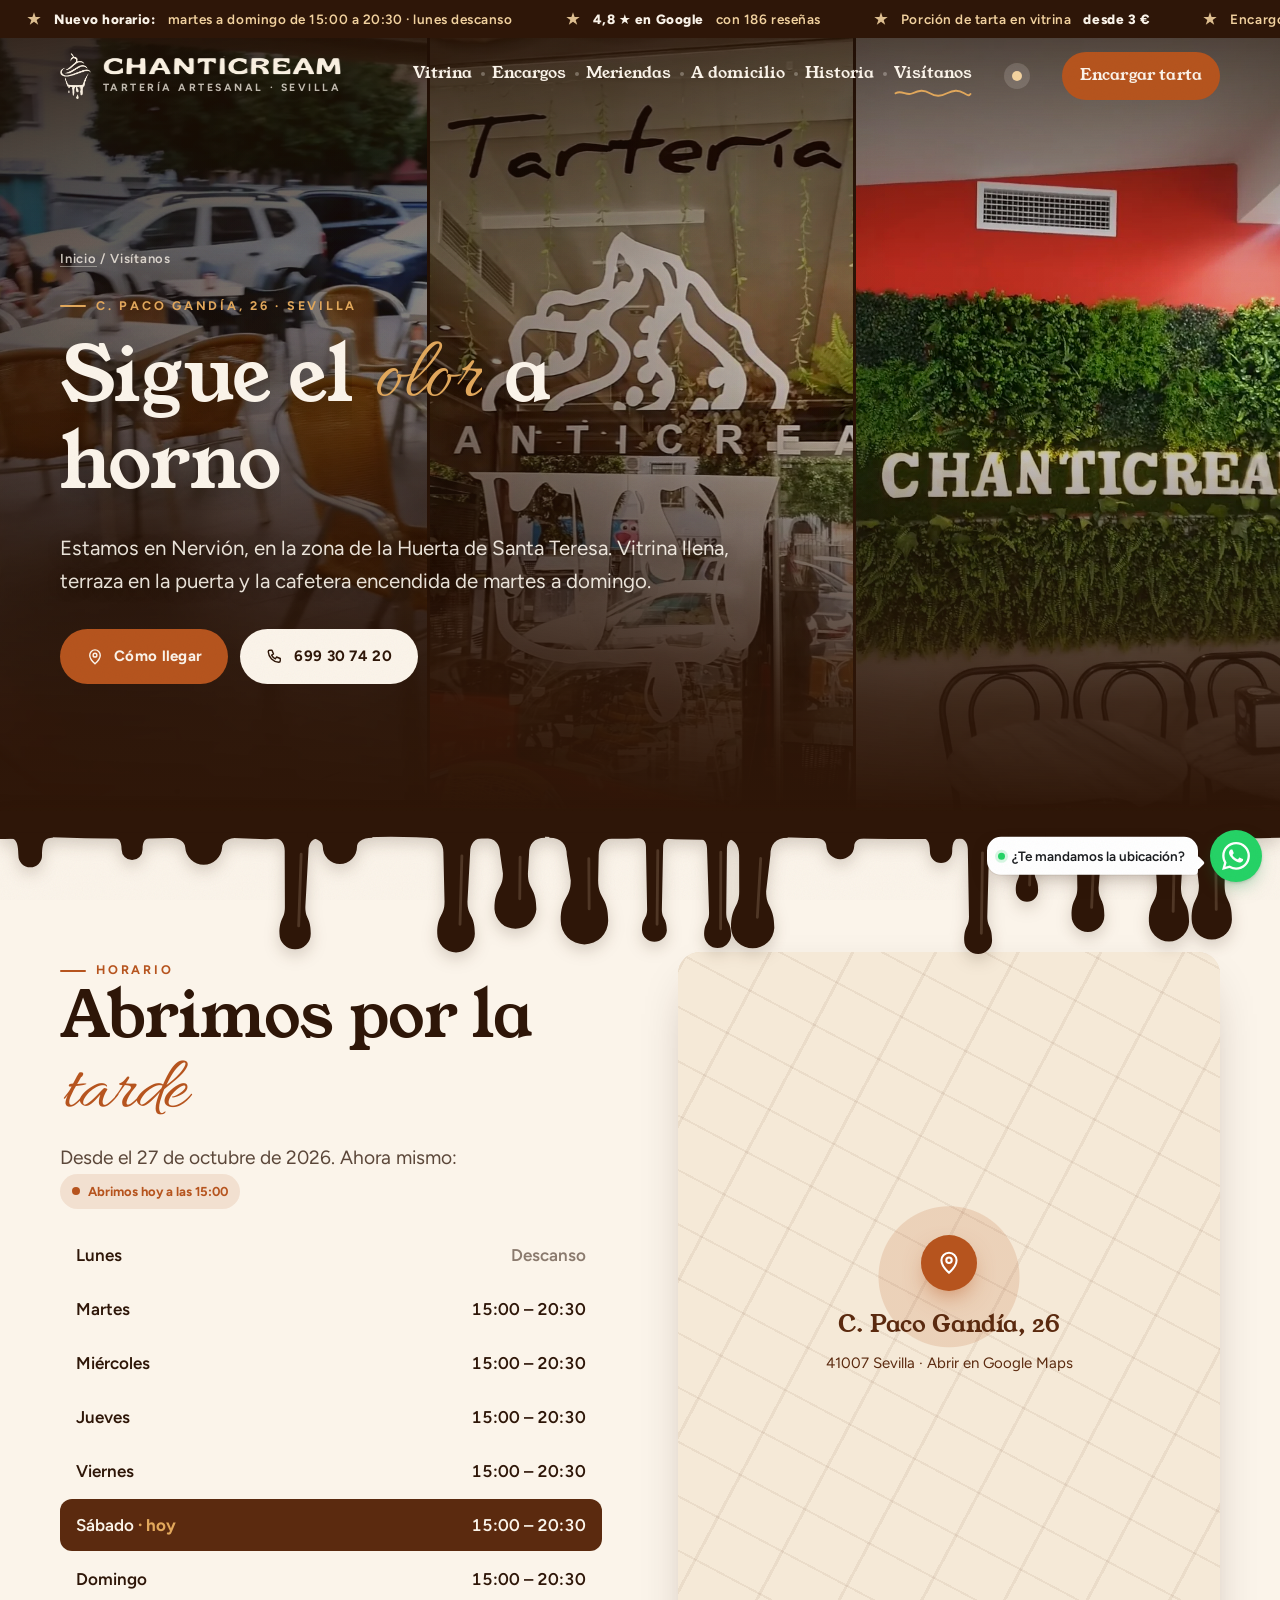
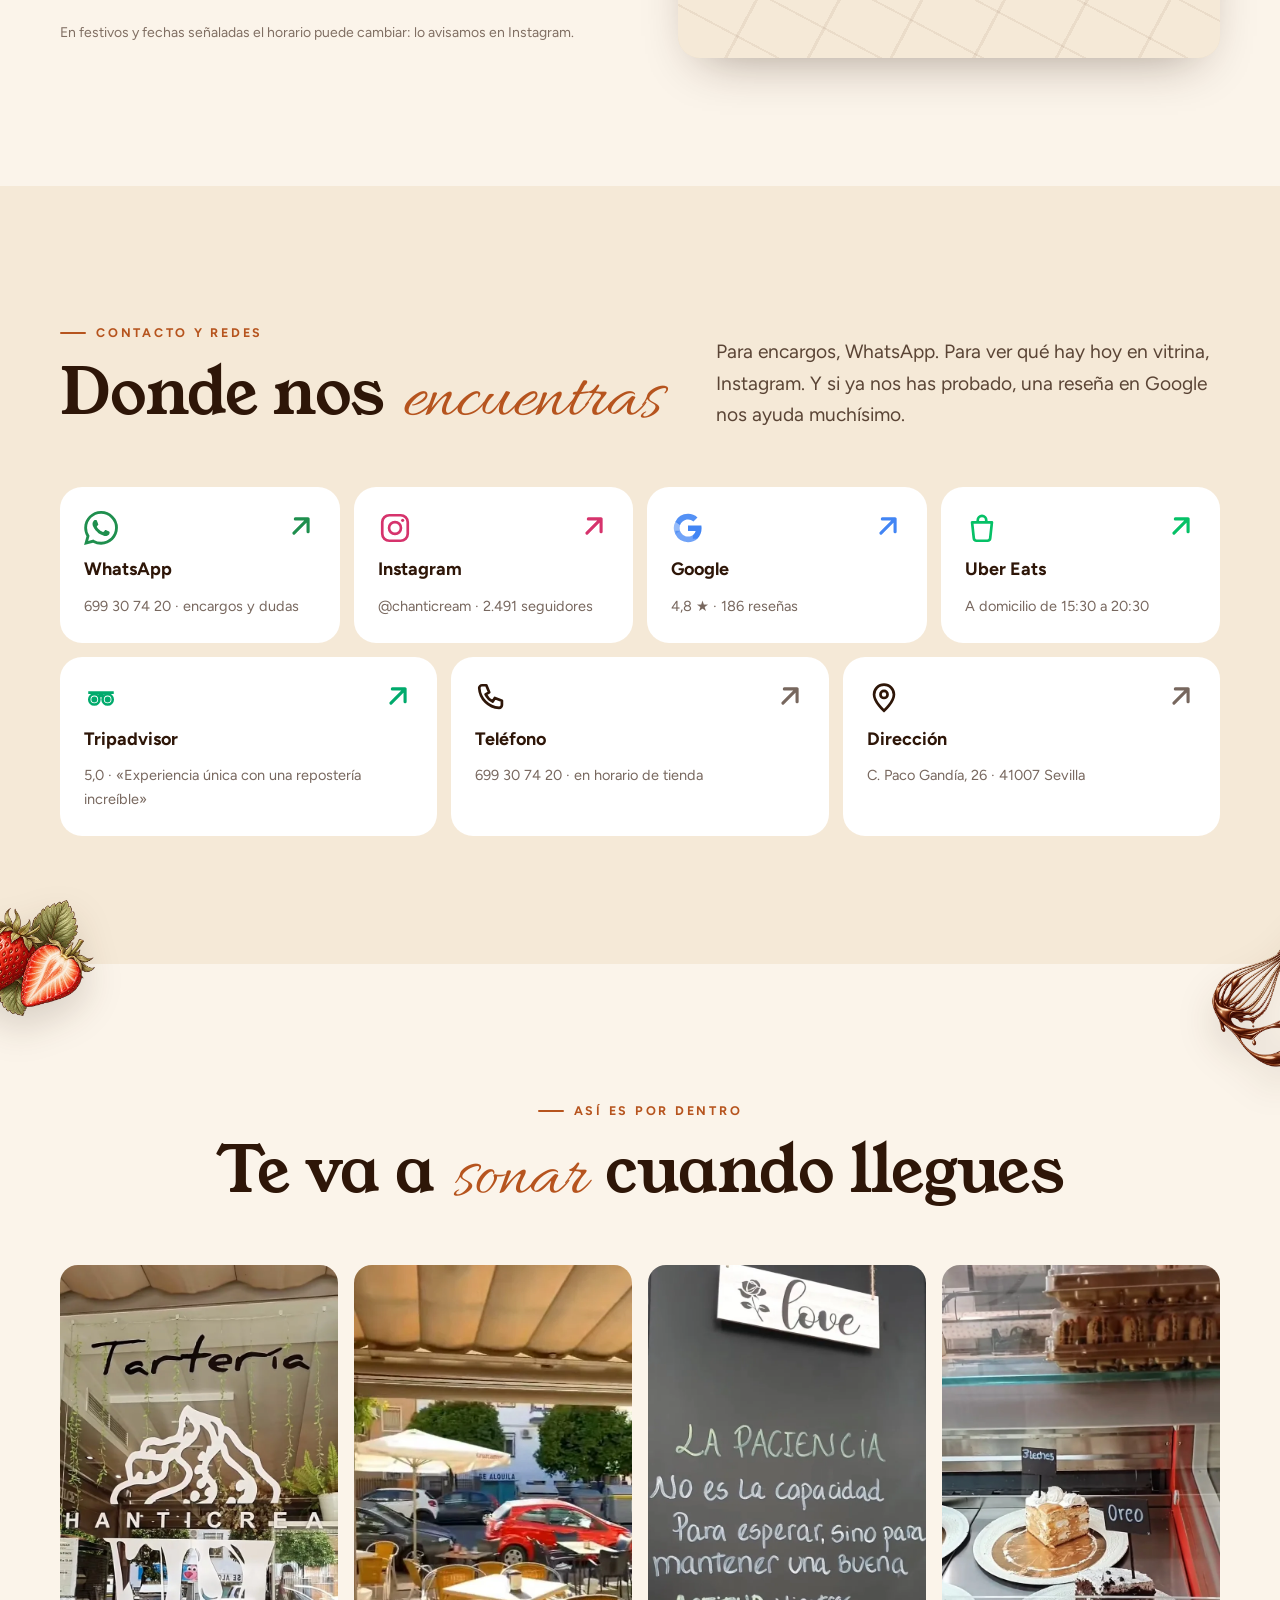
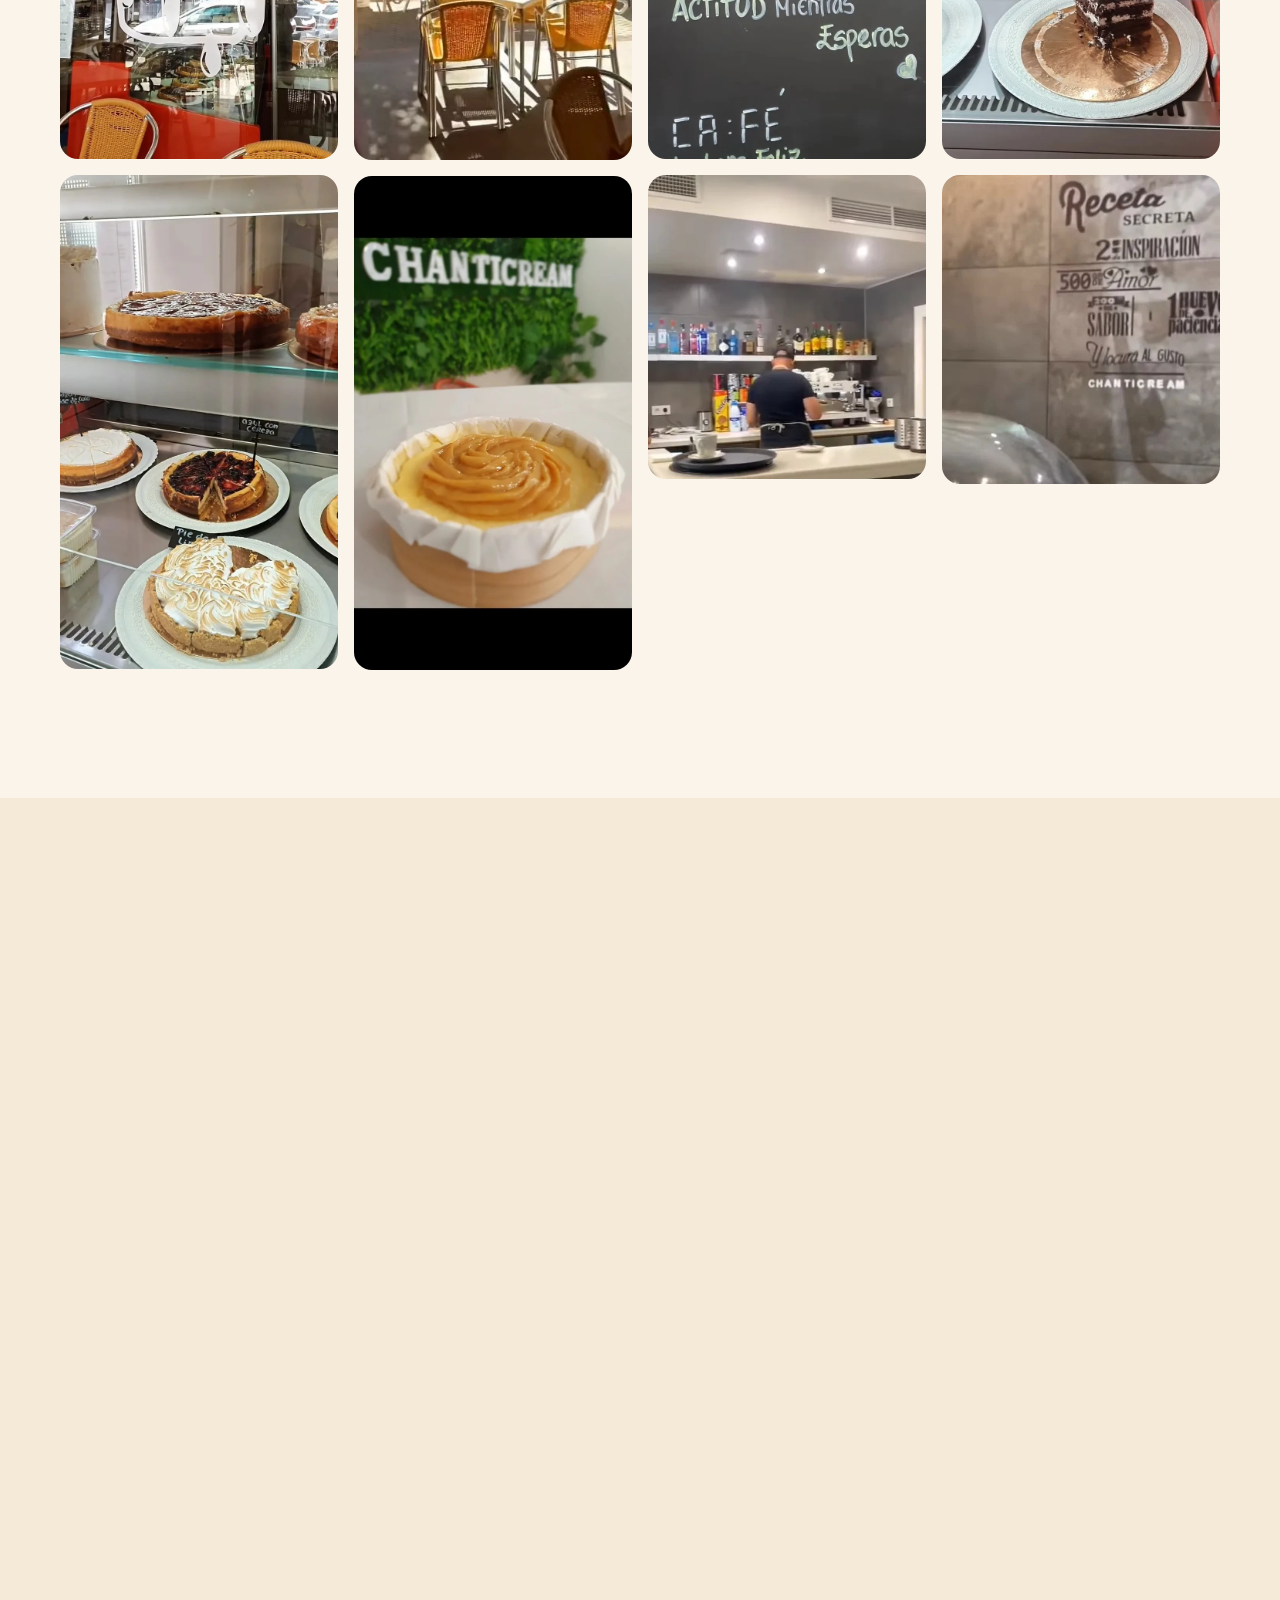
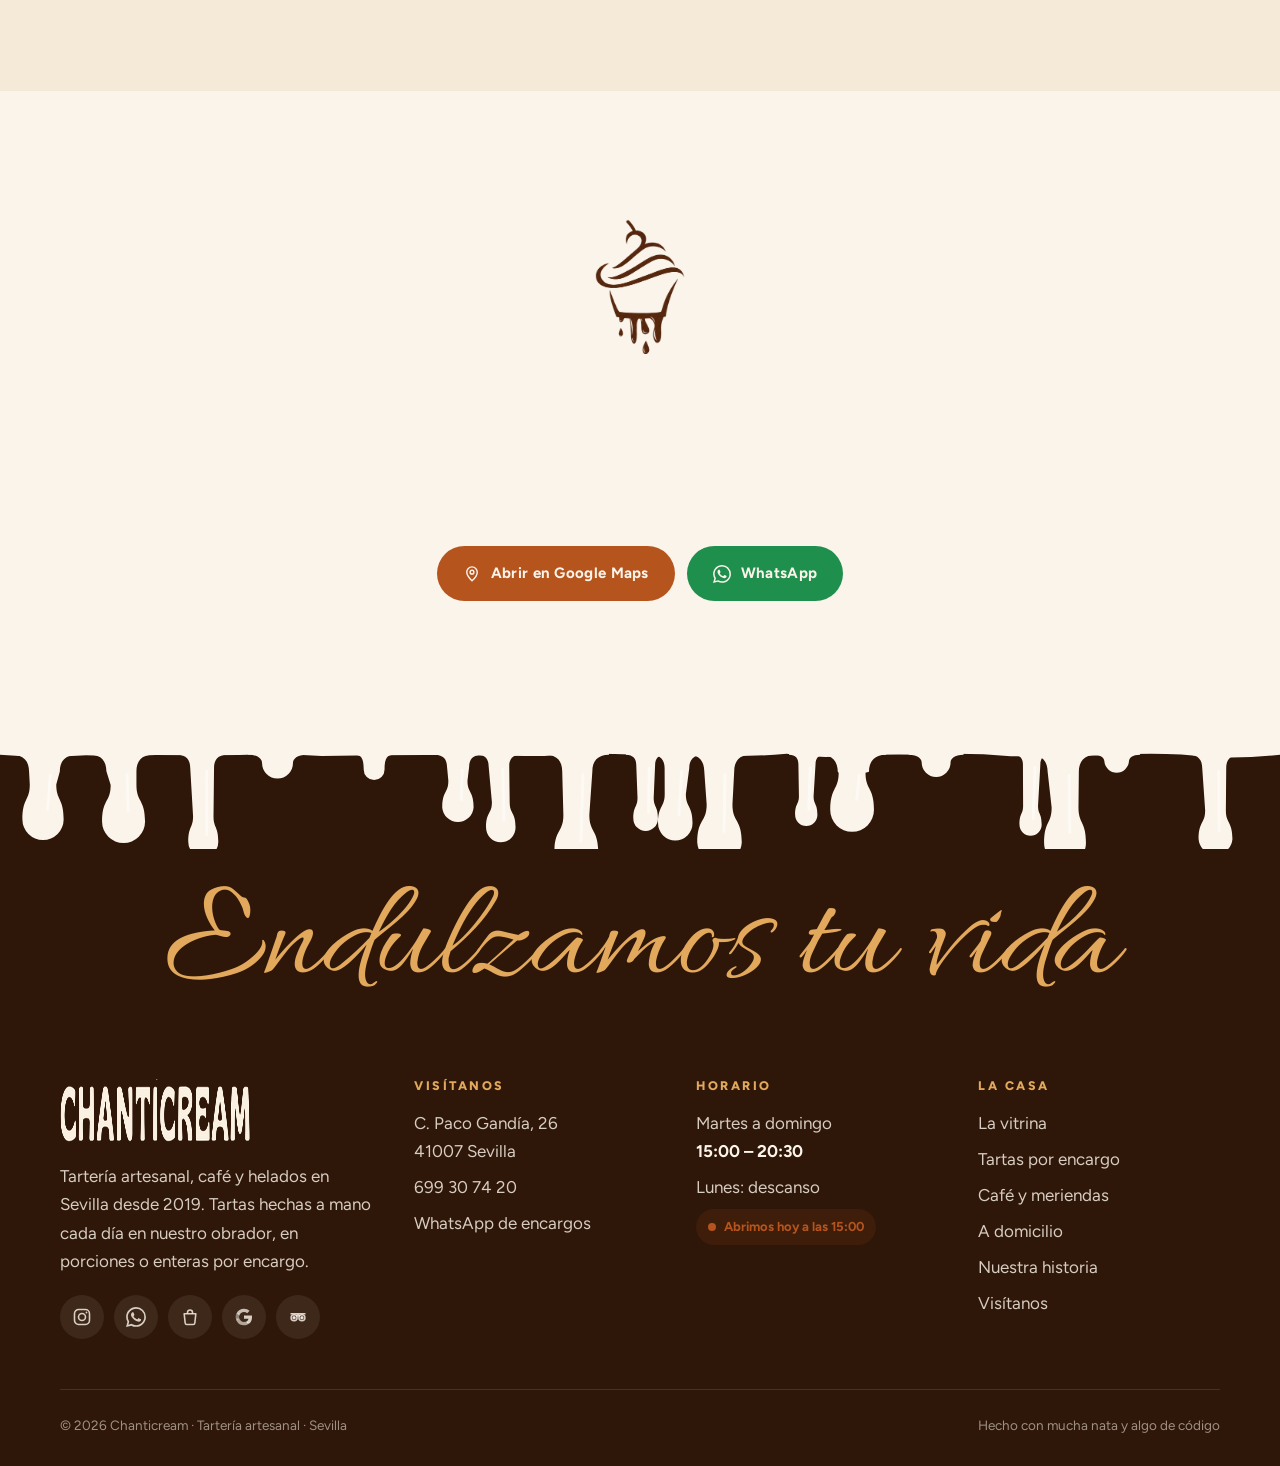
<file: visitanos.html>
<!doctype html>
<html lang="es">
<head>
<meta charset="utf-8">
<meta name="viewport" content="width=device-width, initial-scale=1, viewport-fit=cover">
<title>Visítanos · Horario y cómo llegar · Chanticream, C. Paco Gandía 26, Sevilla</title>
<meta name="description" content="Chanticream está en C. Paco Gandía 26, 41007 Sevilla (Nervión). Abierto de martes a domingo de 15:00 a 20:30. Teléfono y WhatsApp 699 30 74 20.">
<meta name="theme-color" content="#2e1608">
<meta property="og:type" content="website">
<meta property="og:site_name" content="Chanticream">
<link rel="canonical" href="https://sefiro888.github.io/chanticream/visitanos.html">
<meta property="og:url" content="https://sefiro888.github.io/chanticream/visitanos.html">
<meta property="og:title" content="Visítanos · Horario y cómo llegar · Chanticream, C. Paco Gandía 26, Sevilla">
<meta property="og:description" content="Chanticream está en C. Paco Gandía 26, 41007 Sevilla (Nervión). Abierto de martes a domingo de 15:00 a 20:30. Teléfono y WhatsApp 699 30 74 20.">
<meta property="og:image" content="https://sefiro888.github.io/chanticream/assets/img/marca/compartir.jpg">
<meta property="og:image:secure_url" content="https://sefiro888.github.io/chanticream/assets/img/marca/compartir.jpg">
<meta property="og:image:type" content="image/jpeg">
<meta property="og:image:width" content="1200">
<meta property="og:image:height" content="630">
<meta property="og:image:alt" content="Logo de Chanticream junto a porciones de muerte por chocolate y red velvet">
<meta property="og:locale" content="es_ES">
<meta name="twitter:card" content="summary_large_image">
<meta name="twitter:title" content="Visítanos · Horario y cómo llegar · Chanticream, C. Paco Gandía 26, Sevilla">
<meta name="twitter:description" content="Chanticream está en C. Paco Gandía 26, 41007 Sevilla (Nervión). Abierto de martes a domingo de 15:00 a 20:30. Teléfono y WhatsApp 699 30 74 20.">
<meta name="twitter:image" content="https://sefiro888.github.io/chanticream/assets/img/marca/compartir.jpg">
<link rel="icon" href="assets/img/marca/favicon.png" type="image/png">
<link rel="apple-touch-icon" href="assets/img/marca/apple-touch-icon.png">
<link rel="preconnect" href="https://fonts.googleapis.com">
<link rel="preconnect" href="https://fonts.gstatic.com" crossorigin>
<link href="https://fonts.googleapis.com/css2?family=Allura&family=Caveat:wght@500;700&family=Figtree:ital,wght@0,400..800;1,400..800&family=Young+Serif&display=swap" rel="stylesheet">
<link rel="stylesheet" href="assets/css/site.css?v=2610281106">

</head>
<body class="con-hero" data-pagina="visitanos">


<a class="saltar" href="#contenido">Saltar al contenido</a>
<div class="ticker" role="region" aria-label="Avisos de Chanticream"><div class="ticker__pista"><span class="ticker__item"><svg class="ticker__sep" viewBox="0 0 24 24" fill="currentColor" aria-hidden="true"><path d="M12 2l2.4 6.9H22l-6 4.6 2.3 7.1L12 16.3 5.7 20.6 8 13.5l-6-4.6h7.6Z"/></svg><b>Nuevo horario:</b> martes a domingo de 15:00 a 20:30 · lunes descanso</span><span class="ticker__item"><svg class="ticker__sep" viewBox="0 0 24 24" fill="currentColor" aria-hidden="true"><path d="M12 2l2.4 6.9H22l-6 4.6 2.3 7.1L12 16.3 5.7 20.6 8 13.5l-6-4.6h7.6Z"/></svg><b>4,8 ★ en Google</b> con 186 reseñas</span><span class="ticker__item"><svg class="ticker__sep" viewBox="0 0 24 24" fill="currentColor" aria-hidden="true"><path d="M12 2l2.4 6.9H22l-6 4.6 2.3 7.1L12 16.3 5.7 20.6 8 13.5l-6-4.6h7.6Z"/></svg>Porción de tarta en vitrina <b>desde 3 €</b></span><span class="ticker__item"><svg class="ticker__sep" viewBox="0 0 24 24" fill="currentColor" aria-hidden="true"><path d="M12 2l2.4 6.9H22l-6 4.6 2.3 7.1L12 16.3 5.7 20.6 8 13.5l-6-4.6h7.6Z"/></svg>Encargos por WhatsApp con <b>2 días</b> de antelación · <a href="https://wa.me/34699307420" target="_blank" rel="noopener">699 30 74 20</a></span><span class="ticker__item"><svg class="ticker__sep" viewBox="0 0 24 24" fill="currentColor" aria-hidden="true"><path d="M12 2l2.4 6.9H22l-6 4.6 2.3 7.1L12 16.3 5.7 20.6 8 13.5l-6-4.6h7.6Z"/></svg>También en <a href="https://www.ubereats.com/es/store/chanticream/9y39RoR6Vyi58FifijCMCQ" target="_blank" rel="noopener">Uber Eats</a> · a domicilio de 15:30 a 20:30</span><span class="ticker__item"><svg class="ticker__sep" viewBox="0 0 24 24" fill="currentColor" aria-hidden="true"><path d="M12 2l2.4 6.9H22l-6 4.6 2.3 7.1L12 16.3 5.7 20.6 8 13.5l-6-4.6h7.6Z"/></svg><b>Helados artesanales</b>, café 100 % natural y batidos</span><span class="ticker__item"><svg class="ticker__sep" viewBox="0 0 24 24" fill="currentColor" aria-hidden="true"><path d="M12 2l2.4 6.9H22l-6 4.6 2.3 7.1L12 16.3 5.7 20.6 8 13.5l-6-4.6h7.6Z"/></svg>Opciones <b>sin gluten y sin lactosa</b> por encargo</span><span class="ticker__item"><svg class="ticker__sep" viewBox="0 0 24 24" fill="currentColor" aria-hidden="true"><path d="M12 2l2.4 6.9H22l-6 4.6 2.3 7.1L12 16.3 5.7 20.6 8 13.5l-6-4.6h7.6Z"/></svg>Tartería artesanal en Sevilla <b>desde 2019</b></span><span aria-hidden="true" style="display:contents"><span class="ticker__item"><svg class="ticker__sep" viewBox="0 0 24 24" fill="currentColor" aria-hidden="true"><path d="M12 2l2.4 6.9H22l-6 4.6 2.3 7.1L12 16.3 5.7 20.6 8 13.5l-6-4.6h7.6Z"/></svg><b>Nuevo horario:</b> martes a domingo de 15:00 a 20:30 · lunes descanso</span><span class="ticker__item"><svg class="ticker__sep" viewBox="0 0 24 24" fill="currentColor" aria-hidden="true"><path d="M12 2l2.4 6.9H22l-6 4.6 2.3 7.1L12 16.3 5.7 20.6 8 13.5l-6-4.6h7.6Z"/></svg><b>4,8 ★ en Google</b> con 186 reseñas</span><span class="ticker__item"><svg class="ticker__sep" viewBox="0 0 24 24" fill="currentColor" aria-hidden="true"><path d="M12 2l2.4 6.9H22l-6 4.6 2.3 7.1L12 16.3 5.7 20.6 8 13.5l-6-4.6h7.6Z"/></svg>Porción de tarta en vitrina <b>desde 3 €</b></span><span class="ticker__item"><svg class="ticker__sep" viewBox="0 0 24 24" fill="currentColor" aria-hidden="true"><path d="M12 2l2.4 6.9H22l-6 4.6 2.3 7.1L12 16.3 5.7 20.6 8 13.5l-6-4.6h7.6Z"/></svg>Encargos por WhatsApp con <b>2 días</b> de antelación · <a href="https://wa.me/34699307420" target="_blank" rel="noopener">699 30 74 20</a></span><span class="ticker__item"><svg class="ticker__sep" viewBox="0 0 24 24" fill="currentColor" aria-hidden="true"><path d="M12 2l2.4 6.9H22l-6 4.6 2.3 7.1L12 16.3 5.7 20.6 8 13.5l-6-4.6h7.6Z"/></svg>También en <a href="https://www.ubereats.com/es/store/chanticream/9y39RoR6Vyi58FifijCMCQ" target="_blank" rel="noopener">Uber Eats</a> · a domicilio de 15:30 a 20:30</span><span class="ticker__item"><svg class="ticker__sep" viewBox="0 0 24 24" fill="currentColor" aria-hidden="true"><path d="M12 2l2.4 6.9H22l-6 4.6 2.3 7.1L12 16.3 5.7 20.6 8 13.5l-6-4.6h7.6Z"/></svg><b>Helados artesanales</b>, café 100 % natural y batidos</span><span class="ticker__item"><svg class="ticker__sep" viewBox="0 0 24 24" fill="currentColor" aria-hidden="true"><path d="M12 2l2.4 6.9H22l-6 4.6 2.3 7.1L12 16.3 5.7 20.6 8 13.5l-6-4.6h7.6Z"/></svg>Opciones <b>sin gluten y sin lactosa</b> por encargo</span><span class="ticker__item"><svg class="ticker__sep" viewBox="0 0 24 24" fill="currentColor" aria-hidden="true"><path d="M12 2l2.4 6.9H22l-6 4.6 2.3 7.1L12 16.3 5.7 20.6 8 13.5l-6-4.6h7.6Z"/></svg>Tartería artesanal en Sevilla <b>desde 2019</b></span></span></div></div>
<header class="header" id="header">
  <div class="wrap header__in">
    <a class="marca" href="index.html" aria-label="Chanticream, ir al inicio">
      <img class="marca__ico choco" src="assets/img/marca/cupcake.png" alt="" width="234" height="351">
      <img class="marca__ico crema" src="assets/img/marca/cupcake-crema.png" alt="" width="234" height="351">
      <span class="marca__txt">
        <img class="marca__wm choco" src="assets/img/marca/wordmark.png" alt="Chanticream" width="600" height="65">
        <img class="marca__wm crema" src="assets/img/marca/wordmark-crema.png" alt="" width="600" height="65">
        <span class="marca__sub">Tartería artesanal · Sevilla</span>
      </span>
    </a>
    <nav class="nav" aria-label="Principal"><a href="la-vitrina.html"><span>Vitrina</span><svg class="garabato" viewBox="0 0 100 12" preserveAspectRatio="none" aria-hidden="true"><path d="M2 7c8-5 14 4 22 0s14-5 22 0 14 4 22 0 14-5 22 0 6 2 8 1"/></svg></a><a href="encargos.html"><span>Encargos</span><svg class="garabato" viewBox="0 0 100 12" preserveAspectRatio="none" aria-hidden="true"><path d="M2 7c8-5 14 4 22 0s14-5 22 0 14 4 22 0 14-5 22 0 6 2 8 1"/></svg></a><a href="meriendas.html"><span>Meriendas</span><svg class="garabato" viewBox="0 0 100 12" preserveAspectRatio="none" aria-hidden="true"><path d="M2 7c8-5 14 4 22 0s14-5 22 0 14 4 22 0 14-5 22 0 6 2 8 1"/></svg></a><a href="a-domicilio.html"><span>A domicilio</span><svg class="garabato" viewBox="0 0 100 12" preserveAspectRatio="none" aria-hidden="true"><path d="M2 7c8-5 14 4 22 0s14-5 22 0 14 4 22 0 14-5 22 0 6 2 8 1"/></svg></a><a href="nuestra-historia.html"><span>Historia</span><svg class="garabato" viewBox="0 0 100 12" preserveAspectRatio="none" aria-hidden="true"><path d="M2 7c8-5 14 4 22 0s14-5 22 0 14 4 22 0 14-5 22 0 6 2 8 1"/></svg></a><a href="visitanos.html" aria-current="page"><span>Visítanos</span><svg class="garabato" viewBox="0 0 100 12" preserveAspectRatio="none" aria-hidden="true"><path d="M2 7c8-5 14 4 22 0s14-5 22 0 14 4 22 0 14-5 22 0 6 2 8 1"/></svg></a></nav>
    <span class="estado" data-estado data-abierto="1">Abierto</span>
    <a class="btn btn--caramelo btn--sm header__cta" href="encargos.html#configura">Encargar tarta</a>
    <button class="burger" aria-label="Abrir menú" aria-expanded="false" aria-controls="menu-movil"><span></span><span></span><span></span></button>
  </div>
</header>
<div class="menu-movil" id="menu-movil">
  <div class="menu-movil__goteo"><svg viewBox="0 0 1440 170" preserveAspectRatio="xMidYMin slice" aria-hidden="true" fill="currentColor"><path d="M0,0 H1440 V30 Q1404,31.7 1369,31.2 Q1325,33.8 1281,29.0 Q1239,32.4 1197,31.0 Q1154,28.5 1110,31.1 Q1072,28.4 1033,30.4 Q970,32.3 906,29.2 Q834,27.9 761,28.6 Q700,30.4 640,29.2 Q580,30.6 520,31.8 Q472,34.2 424,30.0 Q354,27.6 284,28.7 Q238,30.6 191,29.2 Q132,27.3 73,31.1 Q36,33.5 0,29.3 Z"/><path class="hilo" style="--d:5.9s;--r:-0.2s" d="M32.0,24 H82.0 V30 C73.7,30 70.1,33.5 70.1,43.7 A13.1,13.1 0 0 1 43.9,43.7 C43.9,33.5 40.3,30 32.0,30 Z"/><path class="hilo" style="--d:8.0s;--r:-0.8s" d="M110.6,24 H170.0 V30 C159.1,30 154.4,36.2 154.4,45.6 L151.5,94.1 C151.5,109.6 158.7,106.7 158.7,127.0 A19.4,19.4 0 0 1 120.0,127.0 C120.0,106.7 127.2,109.6 127.2,94.1 L126.1,45.6 C126.1,36.2 121.4,30 110.6,30 Z"/><path class="hilo" style="--d:8.4s;--r:-2.5s" d="M189.0,24 H254.2 V30 C243.3,30 238.7,34.6 238.7,45.6 A17.2,17.2 0 0 1 204.4,45.6 C204.4,34.6 199.8,30 189.0,30 Z"/><path class="hilo" style="--d:8.6s;--r:-5.6s" d="M255.6,24 H328.2 V30 C314.9,30 309.2,37.6 309.2,49.0 L304.7,88.6 C304.7,107.9 314.1,104.3 314.1,129.7 A24.2,24.2 0 0 1 265.6,129.7 C265.6,104.3 275.0,107.9 275.0,88.6 L274.6,49.0 C274.6,37.6 268.9,30 255.6,30 Z"/><path class="hilo" style="--d:7.9s;--r:-2.1s" d="M342.7,24 H388.2 V30 C379.8,30 376.3,34.8 376.3,41.9 L372.5,87.6 C372.5,99.2 377.6,97.0 377.6,112.2 A14.4,14.4 0 0 1 348.8,112.2 C348.8,97.0 353.9,99.2 353.9,87.6 L354.6,41.9 C354.6,34.8 351.1,30 342.7,30 Z"/><path class="hilo" style="--d:7.0s;--r:-5.5s" d="M459.5,24 H504.7 V30 C496.4,30 492.8,34.7 492.8,41.8 L493.1,106.4 C493.1,117.9 498.2,115.8 498.2,130.8 A14.3,14.3 0 0 1 469.5,130.8 C469.5,115.8 474.6,117.9 474.6,106.4 L471.4,41.8 C471.4,34.7 467.8,30 459.5,30 Z"/><path class="hilo" style="--d:7.4s;--r:-6.3s" d="M511.2,24 H594.0 V30 C580.3,30 574.4,35.9 574.4,41.8 A21.8,21.8 0 0 1 530.8,41.8 C530.8,35.9 524.9,30 511.2,30 Z"/><path class="hilo" style="--d:6.0s;--r:-4.6s" d="M639.6,24 H704.8 V30 C692.8,30 687.7,36.8 687.7,47.1 L686.9,108.8 C686.9,126.5 695.6,123.2 695.6,146.4 A22.1,22.1 0 0 1 651.4,146.4 C651.4,123.2 660.2,126.5 660.2,108.8 L656.7,47.1 C656.7,36.8 651.5,30 639.6,30 Z"/><path class="hilo" style="--d:5.2s;--r:-0.6s" d="M758.1,24 H796.4 V30 C789.3,30 786.3,34.0 786.3,40.0 L783.4,84.2 C783.4,93.9 787.8,92.1 787.8,105.0 A12.2,12.2 0 0 1 763.4,105.0 C763.4,92.1 767.8,93.9 767.8,84.2 L768.1,40.0 C768.1,34.0 765.1,30 758.1,30 Z"/><path class="hilo" style="--d:6.2s;--r:-1.1s" d="M856.9,24 H917.9 V30 C906.8,30 902.0,36.4 902.0,46.0 L901.5,67.5 C901.5,82.6 908.0,79.7 908.0,99.6 A18.9,18.9 0 0 1 870.1,99.6 C870.1,79.7 876.6,82.6 876.6,67.5 L872.9,46.0 C872.9,36.4 868.1,30 856.9,30 Z"/><path class="hilo" style="--d:7.0s;--r:-1.6s" d="M956.9,24 H1020.1 V30 C1009.6,30 1005.1,34.5 1005.1,41.5 A16.6,16.6 0 0 1 971.8,41.5 C971.8,34.5 967.3,30 956.9,30 Z"/><path class="hilo" style="--d:6.9s;--r:-0.9s" d="M1029.2,24 H1090.3 V30 C1080.2,30 1075.9,34.3 1075.9,42.3 A16.1,16.1 0 0 1 1043.7,42.3 C1043.7,34.3 1039.4,30 1029.2,30 Z"/><path class="hilo" style="--d:8.1s;--r:-0.3s" d="M1095.5,24 H1146.4 V30 C1137.1,30 1133.1,35.3 1133.1,43.3 L1130.8,78.8 C1130.8,91.4 1136.1,89.0 1136.1,105.6 A15.7,15.7 0 0 1 1104.6,105.6 C1104.6,89.0 1109.9,91.4 1109.9,78.8 L1108.8,43.3 C1108.8,35.3 1104.8,30 1095.5,30 Z"/><path class="hilo" style="--d:8.5s;--r:-1.7s" d="M1148.9,24 H1199.4 V30 C1191.1,30 1187.5,33.6 1187.5,37.2 A13.3,13.3 0 0 1 1160.9,37.2 C1160.9,33.6 1157.3,30 1148.9,30 Z"/><path class="hilo" style="--d:5.1s;--r:-3.2s" d="M1230.3,24 H1277.2 V30 C1268.6,30 1264.9,34.9 1264.9,42.3 L1265.0,104.6 C1265.0,117.6 1271.5,115.1 1271.5,132.1 A16.2,16.2 0 0 1 1239.2,132.1 C1239.2,115.1 1245.8,117.6 1245.8,104.6 L1242.6,42.3 C1242.6,34.9 1238.9,30 1230.3,30 Z"/><path class="hilo" style="--d:8.3s;--r:-3.2s" d="M1302.4,24 H1347.8 V30 C1339.5,30 1335.9,34.8 1335.9,41.9 L1333.9,83.1 C1333.9,95.7 1340.4,93.3 1340.4,109.8 A15.7,15.7 0 0 1 1308.9,109.8 C1308.9,93.3 1315.3,95.7 1315.3,83.1 L1314.3,41.9 C1314.3,34.8 1310.7,30 1302.4,30 Z"/><path class="hilo" style="--d:5.9s;--r:-5.7s" d="M1360.8,24 H1410.7 V30 C1401.6,30 1397.7,35.2 1397.7,43.1 L1394.1,118.8 C1394.1,131.4 1399.6,129.0 1399.6,145.6 A15.8,15.8 0 0 1 1368.1,145.6 C1368.1,129.0 1373.6,131.4 1373.6,118.8 L1373.9,43.1 C1373.9,35.2 1369.9,30 1360.8,30 Z"/><path class="brillo" d="M145.6,49.6 L143.6,117.4 M298.4,53.0 L295.0,117.6 M369.6,45.9 L366.4,105.0 M486.2,45.8 L487.1,123.6 M678.1,51.1 L678.2,135.3 M780.7,44.0 L778.3,98.8 M893.0,50.0 L893.4,90.1 M1125.5,47.3 L1124.0,97.7 M1258.0,46.3 L1258.7,124.0 M1329.2,45.9 L1327.9,102.0 M1390.3,47.1 L1387.4,137.7"/></svg></div>
  <p class="menu-movil__lema">Endulzamos tu vida</p>
  <nav class="menu-movil__lista" aria-label="Menú"><a class="mm-link" href="index.html" style="transition-delay:0.15s"><img src="assets/img/deco/cupcake.webp" alt="" loading="lazy"><span><b>Inicio</b><small>volver a la entrada</small></span></a><a class="mm-link" href="la-vitrina.html" style="transition-delay:0.20s"><img src="assets/img/deco/red-velvet.webp" alt="" loading="lazy"><span><b>La vitrina</b><small>las porciones de hoy</small></span></a><a class="mm-link" href="encargos.html" style="transition-delay:0.25s"><img src="assets/img/deco/manga.webp" alt="" loading="lazy"><span><b>Tartas por encargo</b><small>tu tarta, a tu manera</small></span></a><a class="mm-link" href="meriendas.html" style="transition-delay:0.30s"><img src="assets/img/deco/cafe.webp" alt="" loading="lazy"><span><b>Café y meriendas</b><small>café, helados y batidos</small></span></a><a class="mm-link" href="a-domicilio.html" style="transition-delay:0.35s"><img src="assets/img/deco/brownie.webp" alt="" loading="lazy"><span><b>A domicilio</b><small>en casa con Uber Eats</small></span></a><a class="mm-link" href="nuestra-historia.html" style="transition-delay:0.40s"><img src="assets/img/deco/batidor-espatula.webp" alt="" loading="lazy"><span><b>Nuestra historia</b><small>Paul, Andreina y desde 2019</small></span></a><a class="mm-link" href="visitanos.html" aria-current="page" style="transition-delay:0.45s"><img src="assets/img/deco/fresas.webp" alt="" loading="lazy"><span><b>Visítanos</b><small>C. Paco Gandía, 26</small></span></a></nav>
  <div class="menu-movil__pie">
    <div>C. Paco Gandía, 26 · 41007 Sevilla<br>Martes a domingo · 15:00 a 20:30</div>
    <div class="ctas">
      <a class="btn btn--wa" href="https://wa.me/34699307420" target="_blank" rel="noopener"><svg viewBox="0 0 24 24" fill="currentColor"><path d="M17.47 14.38c-.3-.15-1.76-.87-2.03-.97-.27-.1-.47-.15-.67.15-.2.3-.77.97-.94 1.16-.17.2-.35.22-.64.07-.3-.15-1.26-.46-2.39-1.47-.88-.79-1.48-1.76-1.65-2.06-.17-.3-.02-.46.13-.6.13-.14.3-.35.45-.52.15-.18.2-.3.3-.5.1-.2.05-.37-.03-.52-.07-.15-.67-1.61-.92-2.21-.24-.58-.49-.5-.67-.51h-.57c-.2 0-.52.07-.79.37-.27.3-1.04 1.02-1.04 2.48 0 1.46 1.07 2.88 1.21 3.07.15.2 2.1 3.2 5.08 4.49.71.31 1.26.49 1.7.63.71.22 1.36.19 1.87.12.57-.09 1.76-.72 2-1.41.25-.7.25-1.29.18-1.42-.08-.12-.27-.2-.57-.34m-5.42 7.4h-.01a9.87 9.87 0 0 1-5.03-1.38l-.36-.21-3.74.98 1-3.65-.24-.37a9.86 9.86 0 0 1-1.51-5.26c0-5.45 4.44-9.88 9.89-9.88 2.64 0 5.12 1.03 6.99 2.9a9.82 9.82 0 0 1 2.89 6.99c0 5.45-4.44 9.88-9.88 9.88m8.41-18.3A11.82 11.82 0 0 0 12.05 0C5.5 0 .16 5.34.16 11.89c0 2.1.55 4.14 1.59 5.95L.06 24l6.3-1.65a11.88 11.88 0 0 0 5.68 1.45h.01c6.55 0 11.89-5.34 11.89-11.89a11.82 11.82 0 0 0-3.48-8.41Z"/></svg><span>WhatsApp</span></a>
      <a class="btn btn--nata" href="https://www.instagram.com/chanticream/" target="_blank" rel="noopener"><svg viewBox="0 0 24 24" fill="none" stroke="currentColor" stroke-width="1.9"><rect x="3" y="3" width="18" height="18" rx="5"/><circle cx="12" cy="12" r="4.2"/><circle cx="17.4" cy="6.6" r="1.1" fill="currentColor" stroke="none"/></svg><span>Instagram</span></a>
    </div>
  </div>
</div>
<main id="contenido">
<section class="hero hero--media" aria-labelledby="h-visitanos">
  <div class="hero__fotos" style="--n:3">
    <figure class="hero__foto" style="margin:0"><img src="assets/img/reel/terraza.webp" alt="Terraza de Chanticream" fetchpriority="high"></figure>
    <figure class="hero__foto hero__foto--movil" style="margin:0"><img src="assets/img/reel/fachada.webp" alt="Fachada de la Tartería Chanticream con su logo en el cristal" fetchpriority="high"></figure>
    <figure class="hero__foto" style="margin:0"><img src="assets/img/reel/muro-logo.webp" alt="Interior con el muro verde de Chanticream"></figure>
  </div>
  <div class="wrap hero__in">
    <nav class="miga" aria-label="Migas"><a href="index.html">Inicio</a> / Visítanos</nav>
    <span class="eyebrow">C. Paco Gandía, 26 · Sevilla</span>
    <h1 id="h-visitanos" data-sube style="margin-top:18px">Sigue el <em>olor</em> a horno</h1>
    <p class="hero__txt">Estamos en Nervión, en la zona de la Huerta de Santa Teresa. Vitrina llena, terraza en la puerta y la cafetera encendida de martes a domingo.</p>
    <div class="ctas">
      <a class="btn btn--caramelo" href="https://www.google.com/maps/dir/?api=1&destination=Cafeter%C3%ADa%20Tarter%C3%ADa%20Chanticream%2C%20C.%20Paco%20Gand%C3%ADa%2026%2C%2041007%20Sevilla" target="_blank" rel="noopener"><svg viewBox="0 0 24 24" fill="none" stroke="currentColor" stroke-width="1.9"><path d="M12 21s-7-6.2-7-11.5a7 7 0 0 1 14 0C19 14.8 12 21 12 21Z"/><circle cx="12" cy="9.5" r="2.5"/></svg><span>Cómo llegar</span></a>
      <a class="btn btn--nata" href="tel:+34699307420"><svg viewBox="0 0 24 24" fill="none" stroke="currentColor" stroke-width="1.9" stroke-linecap="round" stroke-linejoin="round"><path d="M5 3h3l2 5-2.5 1.5a11 11 0 0 0 5 5L14 12l5 2v3a2 2 0 0 1-2 2A15 15 0 0 1 3 5a2 2 0 0 1 2-2"/></svg><span>699 30 74 20</span></a>
    </div>
  </div>
</section>
<div class="goteo"><svg viewBox="0 0 1440 170" preserveAspectRatio="xMidYMin slice" aria-hidden="true" fill="currentColor"><path d="M0,0 H1440 V30 Q1394,31.2 1349,30.0 Q1296,31.8 1243,29.3 Q1178,35.1 1113,30.3 Q1046,32.3 979,31.3 Q944,30.7 908,30.5 Q869,28.4 830,31.1 Q780,33.9 731,30.0 Q670,33.2 609,28.6 Q553,32.4 497,30.9 Q438,27.2 380,31.1 Q340,28.2 299,31.7 Q235,28.6 171,31.0 Q110,31.8 50,29.2 Q25,31.7 0,31.4 Z"/><path class="hilo" style="--d:8.6s;--r:-6.5s" d="M8.7,24 H59.3 V30 C50.9,30 47.3,33.6 47.3,50.1 A13.3,13.3 0 0 1 20.7,50.1 C20.7,33.6 17.1,30 8.7,30 Z"/><path class="hilo" style="--d:7.2s;--r:-2.8s" d="M126.2,24 H171.0 V30 C163.5,30 160.4,33.2 160.4,43.4 A11.8,11.8 0 0 1 136.8,43.4 C136.8,33.2 133.6,30 126.2,30 Z"/><path class="hilo" style="--d:6.5s;--r:-2.9s" d="M189.7,24 H268.6 V30 C255.5,30 249.9,35.6 249.9,41.2 A20.8,20.8 0 0 1 208.4,41.2 C208.4,35.6 202.8,30 189.7,30 Z"/><path class="hilo" style="--d:8.9s;--r:-0.0s" d="M305.6,24 H361.7 V30 C351.4,30 347.0,35.9 347.0,44.7 L343.5,108.1 C343.5,122.2 349.6,119.6 349.6,138.0 A17.6,17.6 0 0 1 314.4,138.0 C314.4,119.6 320.5,122.2 320.5,108.1 L320.3,44.7 C320.3,35.9 315.9,30 305.6,30 Z"/><path class="hilo" style="--d:7.4s;--r:-4.1s" d="M345.9,24 H418.9 V30 C406.8,30 401.6,35.2 401.6,40.4 A19.2,19.2 0 0 1 363.2,40.4 C363.2,35.2 358.0,30 345.9,30 Z"/><path class="hilo" style="--d:8.7s;--r:-2.1s" d="M482.3,24 H545.4 V30 C533.8,30 528.9,36.6 528.9,46.5 L525.9,102.1 C525.9,119.0 534.2,115.8 534.2,138.0 A21.1,21.1 0 0 1 491.9,138.0 C491.9,115.8 500.1,119.0 500.1,102.1 L498.8,46.5 C498.8,36.6 493.9,30 482.3,30 Z"/><path class="hilo" style="--d:7.7s;--r:-6.9s" d="M544.6,24 H613.2 V30 C600.6,30 595.2,37.2 595.2,48.0 L593.9,70.4 C593.9,89.3 603.4,85.7 603.4,110.5 A23.6,23.6 0 0 1 556.3,110.5 C556.3,85.7 565.8,89.3 565.8,70.4 L562.6,48.0 C562.6,37.2 557.2,30 544.6,30 Z"/><path class="hilo" style="--d:6.5s;--r:-1.6s" d="M618.0,24 H693.1 V30 C679.4,30 673.5,37.9 673.5,49.7 L672.9,78.1 C672.9,99.4 684.2,95.4 684.2,123.4 A26.7,26.7 0 0 1 630.8,123.4 C630.8,95.4 642.1,99.4 642.1,78.1 L637.7,49.7 C637.7,37.9 631.7,30 618.0,30 Z"/><path class="hilo" style="--d:5.2s;--r:-1.3s" d="M716.1,24 H756.6 V30 C749.2,30 746.0,34.2 746.0,40.6 L744.6,110.7 C744.6,121.9 750.2,119.8 750.2,134.4 A14.0,14.0 0 0 1 722.3,134.4 C722.3,119.8 728.0,121.9 728.0,110.7 L726.7,40.6 C726.7,34.2 723.6,30 716.1,30 Z"/><path class="hilo" style="--d:5.6s;--r:-4.1s" d="M783.0,24 H830.2 V30 C821.6,30 817.8,34.9 817.8,42.4 L817.0,114.5 C817.0,126.6 822.5,124.3 822.5,140.2 A15.2,15.2 0 0 1 792.2,140.2 C792.2,124.3 797.7,126.6 797.7,114.5 L795.4,42.4 C795.4,34.9 791.7,30 783.0,30 Z"/><path class="hilo" style="--d:8.4s;--r:-6.6s" d="M812.1,24 H886.1 V30 C872.5,30 866.7,37.8 866.7,49.4 L861.9,90.3 C861.9,109.8 871.1,106.1 871.1,131.7 A24.4,24.4 0 0 1 822.4,131.7 C822.4,106.1 831.6,109.8 831.6,90.3 L831.5,49.4 C831.5,37.8 825.6,30 812.1,30 Z"/><path class="hilo" style="--d:8.4s;--r:-2.6s" d="M915.5,24 H975.1 V30 C965.3,30 961.0,34.2 961.0,39.9 A15.7,15.7 0 0 1 929.7,39.9 C929.7,34.2 925.4,30 915.5,30 Z"/><path class="hilo" style="--d:6.5s;--r:-0.8s" d="M1034.9,24 H1082.5 V30 C1074.6,30 1071.2,33.4 1071.2,45.9 A12.5,12.5 0 0 1 1046.2,45.9 C1046.2,33.4 1042.8,30 1034.9,30 Z"/><path class="hilo" style="--d:7.7s;--r:-5.8s" d="M1075.7,24 H1125.8 V30 C1116.7,30 1112.7,35.3 1112.7,43.1 L1110.7,118.7 C1110.7,131.2 1116.1,128.9 1116.1,145.3 A15.7,15.7 0 0 1 1084.7,145.3 C1084.7,128.9 1090.1,131.2 1090.1,118.7 L1088.8,43.1 C1088.8,35.3 1084.9,30 1075.7,30 Z"/><path class="hilo" style="--d:5.6s;--r:-4.8s" d="M1135.0,24 H1176.3 V30 C1168.8,30 1165.5,34.3 1165.5,40.8 L1163.9,68.2 C1163.9,78.2 1167.9,76.3 1167.9,89.5 A12.5,12.5 0 0 1 1142.8,89.5 C1142.8,76.3 1146.9,78.2 1146.9,68.2 L1145.8,40.8 C1145.8,34.3 1142.5,30 1135.0,30 Z"/><path class="hilo" style="--d:5.7s;--r:-1.0s" d="M1196.3,24 H1254.4 V30 C1243.8,30 1239.2,36.1 1239.2,45.2 L1235.9,86.3 C1235.9,101.0 1242.4,98.3 1242.4,117.6 A18.4,18.4 0 0 1 1205.5,117.6 C1205.5,98.3 1212.0,101.0 1212.0,86.3 L1211.5,45.2 C1211.5,36.1 1206.9,30 1196.3,30 Z"/><path class="hilo" style="--d:8.0s;--r:-0.5s" d="M1282.1,24 H1348.0 V30 C1335.9,30 1330.8,36.9 1330.8,47.3 L1328.6,85.8 C1328.6,103.9 1337.7,100.5 1337.7,124.2 A22.6,22.6 0 0 1 1292.5,124.2 C1292.5,100.5 1301.6,103.9 1301.6,85.8 L1299.4,47.3 C1299.4,36.9 1294.2,30 1282.1,30 Z"/><path class="hilo" style="--d:5.9s;--r:-5.7s" d="M1326.2,24 H1396.7 V30 C1383.8,30 1378.2,37.4 1378.2,48.5 L1377.7,83.5 C1377.7,101.6 1385.9,98.2 1385.9,122.0 A22.6,22.6 0 0 1 1340.6,122.0 C1340.6,98.2 1348.8,101.6 1348.8,83.5 L1344.7,48.5 C1344.7,37.4 1339.1,30 1326.2,30 Z"/><path class="brillo" d="M338.8,48.7 L336.0,129.3 M519.6,50.5 L517.5,127.5 M585.1,52.0 L584.7,98.7 M662.4,53.7 L662.8,110.1 M740.0,44.6 L739.2,127.5 M810.9,46.4 L810.7,132.6 M855.8,53.4 L852.0,119.5 M1105.3,47.1 L1104.0,137.5 M1159.4,44.8 L1158.3,83.2 M1230.6,49.2 L1228.1,108.4 M1321.0,51.3 L1319.8,112.9 M1367.8,52.5 L1368.3,110.7"/><path class="gota" d="M657.5,133.4 C669.5,150.8 670.8,161.4 670.8,164.1 A13.3,13.3 0 0 1 644.1,164.1 C644.1,161.4 645.5,150.8 657.5,133.4 Z"/><path class="gota" d="M807.3,151.9 C814.2,161.8 814.9,167.9 814.9,169.4 A7.6,7.6 0 0 1 799.8,169.4 C799.8,167.9 800.5,161.8 807.3,151.9 Z"/><path class="gota" d="M846.7,142.1 C857.7,157.9 858.9,167.6 858.9,170.1 A12.2,12.2 0 0 1 834.5,170.1 C834.5,167.6 835.8,157.9 846.7,142.1 Z"/></svg></div>

<!-- DATOS -->
<section class="sec" style="padding-top:clamp(100px,11vw,150px)">
<img class="deco deco--der deco--abajo" src="assets/img/deco/cafe.webp" alt="" aria-hidden="true" loading="lazy">
  <div class="wrap duo" style="align-items:stretch">
    <div>
      <span class="eyebrow rv">Horario</span>
      <h2 class="titulo rv" data-d="1">Abrimos por la <em>tarde</em></h2>
      <p class="lead rv" data-d="2" style="margin:18px 0 6px">Desde el 27 de octubre de 2026. Ahora mismo: <span class="estado" data-estado data-abierto="1">Abierto</span></p>
      <ul class="horario rv" data-d="3" data-horario style="margin-top:20px"></ul>
      <p class="nota rv" style="margin-top:16px">En festivos y fechas señaladas el horario puede cambiar: lo avisamos en Instagram.</p>
    </div>
    <div class="mapa rv" data-d="2">
      <a class="mapa__alt" href="https://www.google.com/maps/dir/?api=1&destination=Cafeter%C3%ADa%20Tarter%C3%ADa%20Chanticream%2C%20C.%20Paco%20Gand%C3%ADa%2026%2C%2041007%20Sevilla" target="_blank" rel="noopener"><span><svg viewBox="0 0 24 24" fill="none" stroke="currentColor" stroke-width="1.9"><path d="M12 21s-7-6.2-7-11.5a7 7 0 0 1 14 0C19 14.8 12 21 12 21Z"/><circle cx="12" cy="9.5" r="2.5"/></svg></span><b>C. Paco Gandía, 26</b>41007 Sevilla · Abrir en Google Maps</a>
      <iframe title="Mapa: Chanticream en C. Paco Gandía 26, Sevilla" loading="lazy" referrerpolicy="no-referrer-when-downgrade" src="https://www.google.com/maps?q=Cafeter%C3%ADa%20Tarter%C3%ADa%20Chanticream%2C%20C.%20Paco%20Gand%C3%ADa%2026%2C%2041007%20Sevilla&z=16&output=embed"></iframe>
    </div>
  </div>
</section>

<!-- CONTACTO / REDES -->
<section class="sec sec--crema">
<img class="deco deco--izq deco--abajo" src="assets/img/deco/fresas.webp" alt="" aria-hidden="true" loading="lazy">
  <div class="wrap">
    <div class="cabecera cabecera--split">
      <div>
        <span class="eyebrow rv">Contacto y redes</span>
        <h2 class="titulo rv" data-d="1">Donde nos <em>encuentras</em></h2>
      </div>
      <p class="lead rv" data-d="2">Para encargos, WhatsApp. Para ver qué hay hoy en vitrina, Instagram. Y si ya nos has probado, una reseña en Google nos ayuda muchísimo.</p>
    </div>
    <div class="redes">
      <a class="red red--wa rv" data-d="1" href="https://wa.me/34699307420" target="_blank" rel="noopener"><svg viewBox="0 0 24 24" fill="currentColor"><path d="M17.47 14.38c-.3-.15-1.76-.87-2.03-.97-.27-.1-.47-.15-.67.15-.2.3-.77.97-.94 1.16-.17.2-.35.22-.64.07-.3-.15-1.26-.46-2.39-1.47-.88-.79-1.48-1.76-1.65-2.06-.17-.3-.02-.46.13-.6.13-.14.3-.35.45-.52.15-.18.2-.3.3-.5.1-.2.05-.37-.03-.52-.07-.15-.67-1.61-.92-2.21-.24-.58-.49-.5-.67-.51h-.57c-.2 0-.52.07-.79.37-.27.3-1.04 1.02-1.04 2.48 0 1.46 1.07 2.88 1.21 3.07.15.2 2.1 3.2 5.08 4.49.71.31 1.26.49 1.7.63.71.22 1.36.19 1.87.12.57-.09 1.76-.72 2-1.41.25-.7.25-1.29.18-1.42-.08-.12-.27-.2-.57-.34m-5.42 7.4h-.01a9.87 9.87 0 0 1-5.03-1.38l-.36-.21-3.74.98 1-3.65-.24-.37a9.86 9.86 0 0 1-1.51-5.26c0-5.45 4.44-9.88 9.89-9.88 2.64 0 5.12 1.03 6.99 2.9a9.82 9.82 0 0 1 2.89 6.99c0 5.45-4.44 9.88-9.88 9.88m8.41-18.3A11.82 11.82 0 0 0 12.05 0C5.5 0 .16 5.34.16 11.89c0 2.1.55 4.14 1.59 5.95L.06 24l6.3-1.65a11.88 11.88 0 0 0 5.68 1.45h.01c6.55 0 11.89-5.34 11.89-11.89a11.82 11.82 0 0 0-3.48-8.41Z"/></svg><b>WhatsApp</b><span>699 30 74 20 · encargos y dudas</span><span class="red__flecha"><svg viewBox="0 0 24 24" fill="none" stroke="currentColor" stroke-width="2.2" stroke-linecap="round" stroke-linejoin="round"><path d="M7 17 17 7M8 7h9v9"/></svg></span></a>
      <a class="red red--ig rv" data-d="2" href="https://www.instagram.com/chanticream/" target="_blank" rel="noopener"><svg viewBox="0 0 24 24" fill="none" stroke="currentColor" stroke-width="1.9"><rect x="3" y="3" width="18" height="18" rx="5"/><circle cx="12" cy="12" r="4.2"/><circle cx="17.4" cy="6.6" r="1.1" fill="currentColor" stroke="none"/></svg><b>Instagram</b><span>@chanticream · 2.491 seguidores</span><span class="red__flecha"><svg viewBox="0 0 24 24" fill="none" stroke="currentColor" stroke-width="2.2" stroke-linecap="round" stroke-linejoin="round"><path d="M7 17 17 7M8 7h9v9"/></svg></span></a>
      <a class="red red--g rv" data-d="3" href="https://share.google/k1YmTiH8C81n2Nbo4" target="_blank" rel="noopener"><svg viewBox="0 0 24 24" fill="currentColor"><path d="M21.6 12.23c0-.7-.06-1.37-.18-2.02H12v3.82h5.39a4.6 4.6 0 0 1-2 3.02v2.5h3.24c1.9-1.75 2.97-4.32 2.97-7.32Z"/><path d="M12 22c2.7 0 4.97-.9 6.63-2.43l-3.24-2.5c-.9.6-2.04.96-3.39.96-2.6 0-4.81-1.76-5.6-4.12H3.06v2.58A10 10 0 0 0 12 22Z" opacity=".75"/><path d="M6.4 13.9a6 6 0 0 1 0-3.82V7.5H3.06a10 10 0 0 0 0 8.98Z" opacity=".55"/><path d="M12 5.98c1.47 0 2.79.5 3.83 1.5l2.87-2.87A9.6 9.6 0 0 0 12 2a10 10 0 0 0-8.94 5.5L6.4 10.08C7.19 7.74 9.4 5.98 12 5.98Z" opacity=".9"/></svg><b>Google</b><span>4,8 ★ · 186 reseñas</span><span class="red__flecha"><svg viewBox="0 0 24 24" fill="none" stroke="currentColor" stroke-width="2.2" stroke-linecap="round" stroke-linejoin="round"><path d="M7 17 17 7M8 7h9v9"/></svg></span></a>
      <a class="red red--uber rv" data-d="4" href="https://www.ubereats.com/es/store/chanticream/9y39RoR6Vyi58FifijCMCQ" target="_blank" rel="noopener"><svg viewBox="0 0 24 24" fill="none" stroke="currentColor" stroke-width="1.9" stroke-linejoin="round"><path d="M5 8h14l-1.2 11.2a2 2 0 0 1-2 1.8H8.2a2 2 0 0 1-2-1.8Z"/><path d="M9 8V6.5a3 3 0 0 1 6 0V8"/></svg><b>Uber Eats</b><span>A domicilio de 15:30 a 20:30</span><span class="red__flecha"><svg viewBox="0 0 24 24" fill="none" stroke="currentColor" stroke-width="2.2" stroke-linecap="round" stroke-linejoin="round"><path d="M7 17 17 7M8 7h9v9"/></svg></span></a>
    </div>
    <div class="redes" style="margin-top:14px;grid-template-columns:repeat(auto-fit,minmax(240px,1fr))">
      <a class="red red--ta rv" href="https://www.tripadvisor.es/Restaurant_Review-g187443-d23841627-Reviews-Chanticream_Heladeria_Pasteleria_Cafe-Seville_Province_of_Seville_Andalucia.html" target="_blank" rel="noopener"><svg viewBox="0 0 24 24" fill="none" stroke="currentColor" stroke-width="1.8"><circle cx="7.3" cy="13" r="3.6"/><circle cx="16.7" cy="13" r="3.6"/><circle cx="7.3" cy="13" r="1.2" fill="currentColor"/><circle cx="16.7" cy="13" r="1.2" fill="currentColor"/><path d="M3 8.2h18M12 8.2l-1.6 2.4h3.2Z" stroke-linejoin="round"/></svg><b>Tripadvisor</b><span>5,0 · «Experiencia única con una repostería increíble»</span><span class="red__flecha"><svg viewBox="0 0 24 24" fill="none" stroke="currentColor" stroke-width="2.2" stroke-linecap="round" stroke-linejoin="round"><path d="M7 17 17 7M8 7h9v9"/></svg></span></a>
      <a class="red rv" data-d="1" href="tel:+34699307420"><svg viewBox="0 0 24 24" fill="none" stroke="currentColor" stroke-width="1.9" stroke-linecap="round" stroke-linejoin="round"><path d="M5 3h3l2 5-2.5 1.5a11 11 0 0 0 5 5L14 12l5 2v3a2 2 0 0 1-2 2A15 15 0 0 1 3 5a2 2 0 0 1 2-2"/></svg><b>Teléfono</b><span>699 30 74 20 · en horario de tienda</span><span class="red__flecha"><svg viewBox="0 0 24 24" fill="none" stroke="currentColor" stroke-width="2.2" stroke-linecap="round" stroke-linejoin="round"><path d="M7 17 17 7M8 7h9v9"/></svg></span></a>
      <a class="red rv" data-d="2" href="https://www.google.com/maps/dir/?api=1&destination=Cafeter%C3%ADa%20Tarter%C3%ADa%20Chanticream%2C%20C.%20Paco%20Gand%C3%ADa%2026%2C%2041007%20Sevilla" target="_blank" rel="noopener"><svg viewBox="0 0 24 24" fill="none" stroke="currentColor" stroke-width="1.9"><path d="M12 21s-7-6.2-7-11.5a7 7 0 0 1 14 0C19 14.8 12 21 12 21Z"/><circle cx="12" cy="9.5" r="2.5"/></svg><b>Dirección</b><span>C. Paco Gandía, 26 · 41007 Sevilla</span><span class="red__flecha"><svg viewBox="0 0 24 24" fill="none" stroke="currentColor" stroke-width="2.2" stroke-linecap="round" stroke-linejoin="round"><path d="M7 17 17 7M8 7h9v9"/></svg></span></a>
    </div>
  </div>
</section>

<!-- EL SITIO -->
<section class="sec">
<img class="deco deco--der deco--arriba" src="assets/img/deco/batidor-chocolate.webp" alt="" aria-hidden="true" loading="lazy">
  <div class="wrap">
    <div class="cabecera cabecera--centro">
      <span class="eyebrow rv">Así es por dentro</span>
      <h2 class="titulo rv" data-d="1">Te va a <em>sonar</em> cuando llegues</h2>
    </div>
    <div class="masonry rv" data-galeria>
      <figure><img src="assets/img/reel/fachada.webp" alt="Fachada de la tartería" loading="lazy"><figcaption>El cristal con nuestro cupcake</figcaption></figure>
      <figure><img src="assets/img/reel/vitrina-cheesecakes.webp" alt="Vitrina de tartas de queso" loading="lazy"><figcaption>La vitrina</figcaption></figure>
      <figure><img src="assets/img/reel/terraza-dia.webp" alt="Terraza con sombrillas" loading="lazy"><figcaption>La terraza</figcaption></figure>
      <figure><img src="assets/img/reel/mini-muro.webp" alt="Mini cheesecake delante del muro verde" loading="lazy"><figcaption>El muro verde</figcaption></figure>
      <figure><img src="assets/img/reel/pizarra-cafe.webp" alt="Pizarra de la cafetería" loading="lazy"><figcaption>La pizarra</figcaption></figure>
      <figure><img src="assets/img/reel/barra.webp" alt="Barra de la cafetería" loading="lazy"><figcaption>La barra</figcaption></figure>
      <figure><img src="assets/img/reel/vitrina-oreo.webp" alt="Porciones de tarta en la vitrina" loading="lazy"><figcaption>Porciones a 3 €</figcaption></figure>
      <figure><img src="assets/img/reel/receta-pared.webp" alt="Pared con la receta secreta de Chanticream: 2 de inspiración, 500 de amor" loading="lazy"><figcaption>Nuestra receta secreta</figcaption></figure>
    </div>
  </div>
</section>

<!-- FAQ -->
<section class="sec sec--crema">
  <div class="wrap">
    <div class="cabecera cabecera--centro">
      <span class="eyebrow rv">Antes de venir</span>
      <h2 class="titulo rv" data-d="1">Preguntas <em>rápidas</em></h2>
    </div>
    <div class="faq rv">
      <details open><summary>¿Seguís sirviendo desayunos?</summary><p>No. Desde el 27 de octubre de 2026 abrimos solo por la tarde, de martes a domingo de 15:00 a 20:30, para dedicarnos de lleno a la repostería.</p></details>
      <details><summary>¿Tenéis terraza?</summary><p>Sí, en la puerta del local. Perfecta para el café con tarta de media tarde.</p></details>
      <details><summary>¿Puedo llevarme las porciones?</summary><p>Claro: te las ponemos en su cajita. Y si quieres la tarta entera, encárgala con 2 días de antelación.</p></details>
      <details><summary>¿Cómo sé qué tartas hay hoy?</summary><p>Lo contamos en las stories de Instagram (@chanticream). También puedes preguntarnos por WhatsApp antes de venir.</p></details>
      <details><summary>¿Abrís los lunes?</summary><p>No, los lunes descansamos. ¡El obrador también necesita su siesta!</p></details>
    </div>
  </div>
</section>

<section class="sec cta-final">
  <div class="wrap">
    <img class="cta-final__cupcake" src="assets/img/marca/cupcake.png" alt="">
    <h2 class="titulo rv">Te guardamos una <em>porción</em></h2>
    <div class="ctas rv" data-d="1">
      <a class="btn btn--caramelo" href="https://www.google.com/maps/dir/?api=1&destination=Cafeter%C3%ADa%20Tarter%C3%ADa%20Chanticream%2C%20C.%20Paco%20Gand%C3%ADa%2026%2C%2041007%20Sevilla" target="_blank" rel="noopener"><svg viewBox="0 0 24 24" fill="none" stroke="currentColor" stroke-width="1.9"><path d="M12 21s-7-6.2-7-11.5a7 7 0 0 1 14 0C19 14.8 12 21 12 21Z"/><circle cx="12" cy="9.5" r="2.5"/></svg><span>Abrir en Google Maps</span></a>
      <a class="btn btn--wa" href="https://wa.me/34699307420" target="_blank" rel="noopener"><svg viewBox="0 0 24 24" fill="currentColor"><path d="M17.47 14.38c-.3-.15-1.76-.87-2.03-.97-.27-.1-.47-.15-.67.15-.2.3-.77.97-.94 1.16-.17.2-.35.22-.64.07-.3-.15-1.26-.46-2.39-1.47-.88-.79-1.48-1.76-1.65-2.06-.17-.3-.02-.46.13-.6.13-.14.3-.35.45-.52.15-.18.2-.3.3-.5.1-.2.05-.37-.03-.52-.07-.15-.67-1.61-.92-2.21-.24-.58-.49-.5-.67-.51h-.57c-.2 0-.52.07-.79.37-.27.3-1.04 1.02-1.04 2.48 0 1.46 1.07 2.88 1.21 3.07.15.2 2.1 3.2 5.08 4.49.71.31 1.26.49 1.7.63.71.22 1.36.19 1.87.12.57-.09 1.76-.72 2-1.41.25-.7.25-1.29.18-1.42-.08-.12-.27-.2-.57-.34m-5.42 7.4h-.01a9.87 9.87 0 0 1-5.03-1.38l-.36-.21-3.74.98 1-3.65-.24-.37a9.86 9.86 0 0 1-1.51-5.26c0-5.45 4.44-9.88 9.89-9.88 2.64 0 5.12 1.03 6.99 2.9a9.82 9.82 0 0 1 2.89 6.99c0 5.45-4.44 9.88-9.88 9.88m8.41-18.3A11.82 11.82 0 0 0 12.05 0C5.5 0 .16 5.34.16 11.89c0 2.1.55 4.14 1.59 5.95L.06 24l6.3-1.65a11.88 11.88 0 0 0 5.68 1.45h.01c6.55 0 11.89-5.34 11.89-11.89a11.82 11.82 0 0 0-3.48-8.41Z"/></svg><span>WhatsApp</span></a>
    </div>
  </div>
</section>

</main>

<footer class="footer">
  <div class="goteo-top"><svg viewBox="0 0 1440 170" preserveAspectRatio="xMidYMin slice" aria-hidden="true" fill="currentColor"><path d="M0,0 H1440 V30 Q1384,36.5 1329,29.9 Q1291,27.7 1253,30.4 Q1195,32.8 1137,31.7 Q1088,27.4 1040,30.0 Q1001,29.4 962,30.4 Q924,35.3 885,28.9 Q836,33.3 787,30.5 Q748,32.8 710,29.9 Q661,27.5 612,31.5 Q558,31.2 505,30.4 Q434,30.1 362,31.4 Q316,28.0 269,30.5 Q222,30.7 175,30.4 Q136,32.6 97,30.7 Q48,33.8 0,30.0 Z"/><path class="hilo" style="--d:8.1s;--r:-0.7s" d="M13.6,24 H86.4 V30 C73.0,30 67.3,37.6 67.3,49.0 L63.3,63.5 C63.3,82.0 71.6,78.5 71.6,102.9 A23.2,23.2 0 0 1 25.2,102.9 C25.2,78.5 33.5,82.0 33.5,63.5 L32.7,49.0 C32.7,37.6 27.0,30 13.6,30 Z"/><path class="hilo" style="--d:5.5s;--r:-2.3s" d="M101.2,24 H172.1 V30 C159.1,30 153.5,37.4 153.5,48.6 L153.5,64.2 C153.5,83.5 163.2,79.9 163.2,105.3 A24.2,24.2 0 0 1 114.8,105.3 C114.8,79.9 124.5,83.5 124.5,64.2 L119.7,48.6 C119.7,37.4 114.2,30 101.2,30 Z"/><path class="hilo" style="--d:8.5s;--r:-2.7s" d="M199.2,24 H255.5 V30 C245.2,30 240.8,35.9 240.8,44.7 L240.2,99.4 C240.2,112.9 245.6,110.4 245.6,128.1 A16.9,16.9 0 0 1 211.8,128.1 C211.8,110.4 217.2,112.9 217.2,99.4 L214.0,44.7 C214.0,35.9 209.6,30 199.2,30 Z"/><path class="hilo" style="--d:8.4s;--r:-7.9s" d="M279.2,24 H345.2 V30 C334.2,30 329.6,34.7 329.6,39.4 A17.4,17.4 0 0 1 294.8,39.4 C294.8,34.7 290.1,30 279.2,30 Z"/><path class="hilo" style="--d:6.2s;--r:-3.6s" d="M398.7,24 H443.2 V30 C435.8,30 432.6,33.2 432.6,46.9 A11.7,11.7 0 0 1 409.2,46.9 C409.2,33.2 406.1,30 398.7,30 Z"/><path class="hilo" style="--d:5.7s;--r:-0.7s" d="M489.2,24 H541.6 V30 C532.0,30 527.8,35.5 527.8,43.7 L525.9,59.3 C525.9,73.4 532.8,70.8 532.8,89.4 A17.7,17.7 0 0 1 497.5,89.4 C497.5,70.8 504.4,73.4 504.4,59.3 L502.9,43.7 C502.9,35.5 498.8,30 489.2,30 Z"/><path class="hilo" style="--d:7.0s;--r:-1.2s" d="M537.0,24 H585.6 V30 C576.7,30 572.9,35.1 572.9,42.7 L573.4,83.6 C573.4,96.9 580.0,94.4 580.0,111.9 A16.6,16.6 0 0 1 546.8,111.9 C546.8,94.4 553.4,96.9 553.4,83.6 L549.7,42.7 C549.7,35.1 545.9,30 537.0,30 Z"/><path class="hilo" style="--d:6.4s;--r:-5.7s" d="M613.9,24 H685.1 V30 C672.0,30 666.4,37.5 666.4,48.6 L663.0,97.9 C663.0,117.6 673.0,113.9 673.0,139.8 A24.7,24.7 0 0 1 623.7,139.8 C623.7,113.9 633.8,117.6 633.8,97.9 L632.5,48.6 C632.5,37.5 626.9,30 613.9,30 Z"/><path class="hilo" style="--d:7.4s;--r:-1.9s" d="M704.2,24 H748.6 V30 C740.5,30 737.0,34.7 737.0,41.6 L735.4,78.5 C735.4,89.5 740.2,87.5 740.2,102.0 A13.8,13.8 0 0 1 712.5,102.0 C712.5,87.5 717.2,89.5 717.2,78.5 L715.8,41.6 C715.8,34.7 712.3,30 704.2,30 Z"/><path class="hilo" style="--d:8.4s;--r:-8.0s" d="M732.6,24 H790.6 V30 C779.9,30 775.4,36.1 775.4,45.2 L771.6,74.2 C771.6,89.7 779.1,86.8 779.1,107.1 A19.4,19.4 0 0 1 740.3,107.1 C740.3,86.8 747.8,89.7 747.8,74.2 L747.7,45.2 C747.7,36.1 743.2,30 732.6,30 Z"/><path class="hilo" style="--d:6.6s;--r:-3.2s" d="M773.8,24 H844.5 V30 C831.6,30 826.0,37.4 826.0,48.5 L824.0,86.2 C824.0,106.3 834.5,102.5 834.5,128.8 A25.1,25.1 0 0 1 784.4,128.8 C784.4,102.5 795.0,106.3 795.0,86.2 L792.3,48.5 C792.3,37.4 786.8,30 773.8,30 Z"/><path class="hilo" style="--d:5.2s;--r:-0.0s" d="M887.7,24 H928.0 V30 C920.6,30 917.5,34.2 917.5,40.6 L915.3,76.5 C915.3,86.5 919.6,84.6 919.6,97.7 A12.5,12.5 0 0 1 894.5,97.7 C894.5,84.6 898.8,86.5 898.8,76.5 L898.2,40.6 C898.2,34.2 895.1,30 887.7,30 Z"/><path class="hilo" style="--d:6.5s;--r:-4.1s" d="M923.2,24 H996.9 V30 C983.4,30 977.6,37.7 977.6,49.3 L973.7,50.4 C973.7,70.1 983.2,66.4 983.2,92.2 A24.6,24.6 0 0 1 934.0,92.2 C934.0,66.4 943.5,70.1 943.5,50.4 L942.5,49.3 C942.5,37.7 936.7,30 923.2,30 Z"/><path class="hilo" style="--d:7.0s;--r:-6.8s" d="M1022.3,24 H1084.0 V30 C1073.7,30 1069.4,34.4 1069.4,38.8 A16.2,16.2 0 0 1 1036.9,38.8 C1036.9,34.4 1032.6,30 1022.3,30 Z"/><path class="hilo" style="--d:8.3s;--r:-1.3s" d="M1140.1,24 H1181.1 V30 C1173.6,30 1170.4,34.3 1170.4,40.8 L1167.8,87.4 C1167.8,97.3 1171.9,95.5 1171.9,108.6 A12.5,12.5 0 0 1 1146.9,108.6 C1146.9,95.5 1151.0,97.3 1151.0,87.4 L1150.8,40.8 C1150.8,34.3 1147.6,30 1140.1,30 Z"/><path class="hilo" style="--d:8.0s;--r:-2.4s" d="M1159.2,24 H1233.0 V30 C1219.5,30 1213.7,37.7 1213.7,49.3 L1213.3,89.4 C1213.3,108.2 1221.7,104.7 1221.7,129.4 A23.5,23.5 0 0 1 1174.6,129.4 C1174.6,104.7 1183.1,108.2 1183.1,89.4 L1178.6,49.3 C1178.6,37.7 1172.8,30 1159.2,30 Z"/><path class="hilo" style="--d:5.7s;--r:-4.4s" d="M1229.9,24 H1282.6 V30 C1273.9,30 1270.1,33.7 1270.1,37.5 A13.9,13.9 0 0 1 1242.4,37.5 C1242.4,33.7 1238.6,30 1229.9,30 Z"/><path class="hilo" style="--d:8.0s;--r:-1.6s" d="M1337.6,24 H1394.4 V30 C1384.0,30 1379.5,36.0 1379.5,44.9 L1379.1,92.4 C1379.1,107.6 1386.5,104.8 1386.5,124.8 A19.1,19.1 0 0 1 1348.4,124.8 C1348.4,104.8 1355.8,107.6 1355.8,92.4 L1352.5,44.9 C1352.5,36.0 1348.0,30 1337.6,30 Z"/><path class="brillo" d="M56.6,53.0 L53.6,91.3 M143.0,52.6 L144.1,93.2 M232.5,48.7 L232.7,119.7 M520.1,47.7 L518.9,80.5 M565.7,46.7 L566.9,103.6 M655.9,52.6 L653.5,127.5 M730.4,45.6 L729.5,95.1 M766.8,49.2 L763.8,97.4 M815.6,52.5 L814.5,116.3 M911.5,44.6 L909.9,91.5 M966.7,53.3 L963.9,79.9 M1164.3,44.8 L1162.3,102.3 M1202.8,53.3 L1203.5,117.6 M1371.1,48.9 L1371.5,115.3"/></svg></div>
  <div class="wrap">
    <p class="footer__lema" aria-hidden="true">Endulzamos tu vida</p>
    <div class="footer__grid">
      <div>
        <img class="footer__logo" src="assets/img/marca/wordmark-crema.png" alt="Chanticream" width="600" height="65">
        <p>Tartería artesanal, café y helados en Sevilla desde 2019. Tartas hechas a mano cada día en nuestro obrador, en porciones o enteras por encargo.</p>
        <div class="footer__redes">
          <a href="https://www.instagram.com/chanticream/" target="_blank" rel="noopener" aria-label="Instagram"><svg viewBox="0 0 24 24" fill="none" stroke="currentColor" stroke-width="1.9"><rect x="3" y="3" width="18" height="18" rx="5"/><circle cx="12" cy="12" r="4.2"/><circle cx="17.4" cy="6.6" r="1.1" fill="currentColor" stroke="none"/></svg></a>
          <a href="https://wa.me/34699307420" target="_blank" rel="noopener" aria-label="WhatsApp"><svg viewBox="0 0 24 24" fill="currentColor"><path d="M17.47 14.38c-.3-.15-1.76-.87-2.03-.97-.27-.1-.47-.15-.67.15-.2.3-.77.97-.94 1.16-.17.2-.35.22-.64.07-.3-.15-1.26-.46-2.39-1.47-.88-.79-1.48-1.76-1.65-2.06-.17-.3-.02-.46.13-.6.13-.14.3-.35.45-.52.15-.18.2-.3.3-.5.1-.2.05-.37-.03-.52-.07-.15-.67-1.61-.92-2.21-.24-.58-.49-.5-.67-.51h-.57c-.2 0-.52.07-.79.37-.27.3-1.04 1.02-1.04 2.48 0 1.46 1.07 2.88 1.21 3.07.15.2 2.1 3.2 5.08 4.49.71.31 1.26.49 1.7.63.71.22 1.36.19 1.87.12.57-.09 1.76-.72 2-1.41.25-.7.25-1.29.18-1.42-.08-.12-.27-.2-.57-.34m-5.42 7.4h-.01a9.87 9.87 0 0 1-5.03-1.38l-.36-.21-3.74.98 1-3.65-.24-.37a9.86 9.86 0 0 1-1.51-5.26c0-5.45 4.44-9.88 9.89-9.88 2.64 0 5.12 1.03 6.99 2.9a9.82 9.82 0 0 1 2.89 6.99c0 5.45-4.44 9.88-9.88 9.88m8.41-18.3A11.82 11.82 0 0 0 12.05 0C5.5 0 .16 5.34.16 11.89c0 2.1.55 4.14 1.59 5.95L.06 24l6.3-1.65a11.88 11.88 0 0 0 5.68 1.45h.01c6.55 0 11.89-5.34 11.89-11.89a11.82 11.82 0 0 0-3.48-8.41Z"/></svg></a>
          <a href="https://www.ubereats.com/es/store/chanticream/9y39RoR6Vyi58FifijCMCQ" target="_blank" rel="noopener" aria-label="Uber Eats"><svg viewBox="0 0 24 24" fill="none" stroke="currentColor" stroke-width="1.9" stroke-linejoin="round"><path d="M5 8h14l-1.2 11.2a2 2 0 0 1-2 1.8H8.2a2 2 0 0 1-2-1.8Z"/><path d="M9 8V6.5a3 3 0 0 1 6 0V8"/></svg></a>
          <a href="https://share.google/k1YmTiH8C81n2Nbo4" target="_blank" rel="noopener" aria-label="Google"><svg viewBox="0 0 24 24" fill="currentColor"><path d="M21.6 12.23c0-.7-.06-1.37-.18-2.02H12v3.82h5.39a4.6 4.6 0 0 1-2 3.02v2.5h3.24c1.9-1.75 2.97-4.32 2.97-7.32Z"/><path d="M12 22c2.7 0 4.97-.9 6.63-2.43l-3.24-2.5c-.9.6-2.04.96-3.39.96-2.6 0-4.81-1.76-5.6-4.12H3.06v2.58A10 10 0 0 0 12 22Z" opacity=".75"/><path d="M6.4 13.9a6 6 0 0 1 0-3.82V7.5H3.06a10 10 0 0 0 0 8.98Z" opacity=".55"/><path d="M12 5.98c1.47 0 2.79.5 3.83 1.5l2.87-2.87A9.6 9.6 0 0 0 12 2a10 10 0 0 0-8.94 5.5L6.4 10.08C7.19 7.74 9.4 5.98 12 5.98Z" opacity=".9"/></svg></a>
          <a href="https://www.tripadvisor.es/Restaurant_Review-g187443-d23841627-Reviews-Chanticream_Heladeria_Pasteleria_Cafe-Seville_Province_of_Seville_Andalucia.html" target="_blank" rel="noopener" aria-label="Tripadvisor"><svg viewBox="0 0 24 24" fill="none" stroke="currentColor" stroke-width="1.8"><circle cx="7.3" cy="13" r="3.6"/><circle cx="16.7" cy="13" r="3.6"/><circle cx="7.3" cy="13" r="1.2" fill="currentColor"/><circle cx="16.7" cy="13" r="1.2" fill="currentColor"/><path d="M3 8.2h18M12 8.2l-1.6 2.4h3.2Z" stroke-linejoin="round"/></svg></a>
        </div>
      </div>
      <div>
        <h4>Visítanos</h4>
        <ul>
          <li><a href="https://www.google.com/maps/dir/?api=1&destination=Cafeter%C3%ADa%20Tarter%C3%ADa%20Chanticream%2C%20C.%20Paco%20Gand%C3%ADa%2026%2C%2041007%20Sevilla" target="_blank" rel="noopener">C. Paco Gandía, 26<br>41007 Sevilla</a></li>
          <li><a href="tel:+34699307420">699 30 74 20</a></li>
          <li><a href="https://wa.me/34699307420" target="_blank" rel="noopener">WhatsApp de encargos</a></li>
        </ul>
      </div>
      <div>
        <h4>Horario</h4>
        <ul>
          <li>Martes a domingo<br><b style="color:var(--nata)">15:00 – 20:30</b></li>
          <li>Lunes: descanso</li>
          <li><span class="estado" data-estado data-abierto="1">Abierto</span></li>
        </ul>
      </div>
      <div>
        <h4>La casa</h4>
        <ul>
          <li><a href="la-vitrina.html">La vitrina</a></li><li><a href="encargos.html">Tartas por encargo</a></li><li><a href="meriendas.html">Café y meriendas</a></li><li><a href="a-domicilio.html">A domicilio</a></li><li><a href="nuestra-historia.html">Nuestra historia</a></li><li><a href="visitanos.html">Visítanos</a></li>
        </ul>
      </div>
    </div>
    <div class="footer__legal">
      <span>© <span data-anio>2026</span> Chanticream · Tartería artesanal · Sevilla</span>
      <span>Hecho con mucha nata y algo de código</span>
    </div>
  </div>
</footer>
<div class="wa" data-wa="visitanos">
  <a class="wa-flot" href="https://wa.me/34699307420?text=Hola%2C%20%C2%BFme%20mand%C3%A1is%20la%20ubicaci%C3%B3n%20del%20local%3F" target="_blank" rel="noopener" aria-label="Escríbenos por WhatsApp: ¿Te mandamos la ubicación?"><svg viewBox="0 0 24 24" fill="currentColor"><path d="M17.47 14.38c-.3-.15-1.76-.87-2.03-.97-.27-.1-.47-.15-.67.15-.2.3-.77.97-.94 1.16-.17.2-.35.22-.64.07-.3-.15-1.26-.46-2.39-1.47-.88-.79-1.48-1.76-1.65-2.06-.17-.3-.02-.46.13-.6.13-.14.3-.35.45-.52.15-.18.2-.3.3-.5.1-.2.05-.37-.03-.52-.07-.15-.67-1.61-.92-2.21-.24-.58-.49-.5-.67-.51h-.57c-.2 0-.52.07-.79.37-.27.3-1.04 1.02-1.04 2.48 0 1.46 1.07 2.88 1.21 3.07.15.2 2.1 3.2 5.08 4.49.71.31 1.26.49 1.7.63.71.22 1.36.19 1.87.12.57-.09 1.76-.72 2-1.41.25-.7.25-1.29.18-1.42-.08-.12-.27-.2-.57-.34m-5.42 7.4h-.01a9.87 9.87 0 0 1-5.03-1.38l-.36-.21-3.74.98 1-3.65-.24-.37a9.86 9.86 0 0 1-1.51-5.26c0-5.45 4.44-9.88 9.89-9.88 2.64 0 5.12 1.03 6.99 2.9a9.82 9.82 0 0 1 2.89 6.99c0 5.45-4.44 9.88-9.88 9.88m8.41-18.3A11.82 11.82 0 0 0 12.05 0C5.5 0 .16 5.34.16 11.89c0 2.1.55 4.14 1.59 5.95L.06 24l6.3-1.65a11.88 11.88 0 0 0 5.68 1.45h.01c6.55 0 11.89-5.34 11.89-11.89a11.82 11.82 0 0 0-3.48-8.41Z"/></svg><span class="wa__tip" aria-hidden="true">¿Te mandamos la ubicación?</span></a>
</div>

<script src="assets/js/datos.js?v=2610281106"></script>
<script src="assets/js/site.js?v=2610281106"></script>
</body>
</html>
</file>
<file: assets/css/site.css>
/* ==========================================================================
   Chanticream · Tartería artesanal · Sevilla
   Paleta sacada del logo: chocolate del cupcake + caramelo del "Endulzamos tu vida"
   ========================================================================== */

:root{
  --cacao:#2e1608;          /* texto profundo */
  --choco:#5b2a0f;          /* chocolate del logo */
  --choco-2:#7a3a17;
  --caramelo:#b6541e;       /* script del logo */
  --caramelo-2:#d06a2c;
  --dulce:#e2a85c;          /* dulce de leche / platos dorados */
  --dulce-2:#f3d3a0;
  --nata:#fbf4ea;           /* fondo crema */
  --nata-2:#f5e9d7;
  --nata-3:#ecdcc4;
  --fresa:#c8384b;          /* red velvet, toldo rojo del local */
  --pistacho:#6f8f4e;       /* muro verde del local */
  --lila:#c7b5e6;           /* fondo de las fotos de Uber Eats */
  --pizarra:#22201e;        /* carteles de tiza de la vitrina */
  --linea:rgba(91,42,15,.14);

  --f-display:"Young Serif", Georgia, serif;
  --f-body:"Figtree", system-ui, -apple-system, "Segoe UI", sans-serif;
  --f-script:"Allura", cursive;
  --f-tiza:"Caveat", "Comic Sans MS", cursive;

  --wrap:1240px;
  --gutter:clamp(16px,4vw,40px);
  --radio:22px;
  --sombra:0 20px 50px -24px rgba(46,22,8,.45);
  --ease:cubic-bezier(.2,.7,.2,1);
  --header-h:76px;
}

*,*::before,*::after{box-sizing:border-box}
html{scroll-behavior:smooth;-webkit-text-size-adjust:100%}
body{
  margin:0;background:var(--nata);color:var(--cacao);
  font-family:var(--f-body);font-size:17px;line-height:1.65;
  -webkit-font-smoothing:antialiased;overflow-x:hidden;
}
img{max-width:100%;display:block}
a{color:inherit}
button{font:inherit;cursor:pointer}
h1,h2,h3,h4{font-family:var(--f-display);font-weight:400;line-height:1.08;margin:0;letter-spacing:-.01em}
p{margin:0 0 1em}
::selection{background:var(--dulce);color:var(--cacao)}
:focus-visible{outline:3px solid var(--caramelo);outline-offset:3px;border-radius:6px}

.wrap{width:100%;max-width:var(--wrap);margin:0 auto;padding:0 var(--gutter)}
.sr{position:absolute!important;width:1px;height:1px;overflow:hidden;clip:rect(0 0 0 0);white-space:nowrap}
.saltar{position:fixed;left:12px;top:-60px;z-index:999;background:var(--cacao);color:var(--nata);padding:10px 16px;border-radius:10px;text-decoration:none}
.saltar:focus{top:12px}

/* grano de papel sobre todo el sitio, muy sutil */
body::after{
  content:"";position:fixed;inset:0;pointer-events:none;z-index:200;opacity:.05;mix-blend-mode:multiply;
  background-image:url("data:image/svg+xml,%3Csvg xmlns='http://www.w3.org/2000/svg' width='160' height='160'%3E%3Cfilter id='n'%3E%3CfeTurbulence type='fractalNoise' baseFrequency='.85' numOctaves='3' stitchTiles='stitch'/%3E%3C/filter%3E%3Crect width='100%25' height='100%25' filter='url(%23n)'/%3E%3C/svg%3E");
}

/* ---------- Tipografía de apoyo ---------- */
.eyebrow{
  display:inline-flex;align-items:center;gap:10px;
  font-family:var(--f-body);font-weight:700;font-size:12.5px;letter-spacing:.22em;text-transform:uppercase;color:var(--caramelo);
}
.eyebrow::before{content:"";width:26px;height:2px;background:currentColor;border-radius:2px}
.script{font-family:var(--f-script);font-weight:400;color:var(--caramelo);letter-spacing:0;line-height:1}
.titulo{font-size:clamp(34px,5.2vw,64px)}
.titulo em,.hero h1 em{font-style:normal;font-family:var(--f-script);color:var(--caramelo);font-size:1.18em;line-height:.8;padding:0 .04em}
.lead{font-size:clamp(17px,1.5vw,20px);color:rgba(46,22,8,.78);max-width:58ch}
.tiza{font-family:var(--f-tiza)}
.cabecera{margin-bottom:clamp(30px,5vw,56px)}
.cabecera .titulo{margin-top:14px}
.cabecera--centro{text-align:center}
.cabecera--centro .eyebrow{justify-content:center}
.cabecera--centro .lead{margin:18px auto 0}
.cabecera--split{display:grid;grid-template-columns:1.1fr .9fr;gap:40px;align-items:end}
.cabecera--split .lead{margin:0}

/* ---------- Botones ---------- */
.btn{
  --bg:var(--choco);--fg:var(--nata);
  display:inline-flex;align-items:center;justify-content:center;gap:10px;
  padding:15px 26px;border-radius:999px;border:0;text-decoration:none;
  background:var(--bg);color:var(--fg);font-weight:700;font-size:15px;letter-spacing:.02em;
  transition:transform .35s var(--ease),box-shadow .35s var(--ease),background .25s;
  position:relative;isolation:isolate;overflow:hidden;white-space:nowrap;
}
.btn::after{content:"";position:absolute;inset:0;background:linear-gradient(110deg,transparent 30%,rgba(255,255,255,.28) 50%,transparent 70%);transform:translateX(-120%);transition:transform .7s var(--ease);z-index:-1}
.btn:hover{transform:translateY(-2px);box-shadow:0 14px 30px -14px rgba(46,22,8,.6)}
.btn:hover::after{transform:translateX(120%)}
.btn svg{width:18px;height:18px;flex:none}
.btn--caramelo{--bg:var(--caramelo)}
.btn--nata{--bg:var(--nata);--fg:var(--cacao)}
.btn--wa{--bg:#1f8f4e}
.btn--uber{--bg:#06c167;--fg:#05200f}
.btn--linea{background:transparent;color:inherit;box-shadow:inset 0 0 0 2px currentColor}
.btn--linea:hover{background:currentColor}
.btn--linea:hover span{color:var(--nata)}
.btn--sm{padding:11px 18px;font-size:14px}
.ctas{display:flex;flex-wrap:wrap;gap:12px}

/* ---------- Ticker superior (banner en movimiento) ---------- */
.ticker{
  position:relative;z-index:60;background:var(--cacao);color:var(--dulce-2);
  font-size:13.5px;font-weight:600;letter-spacing:.04em;overflow:hidden;height:38px;display:flex;align-items:center;
}
.ticker__pista{display:flex;width:max-content;animation:desliza 48s linear infinite}
.ticker:hover .ticker__pista{animation-play-state:paused}
.ticker__item{display:inline-flex;align-items:center;gap:12px;padding:0 26px;white-space:nowrap}
.ticker__item b{color:var(--nata);font-weight:800}
.ticker__item a{color:var(--dulce);text-decoration:none;border-bottom:1px solid rgba(226,168,92,.5)}
.ticker__sep{width:16px;height:16px;flex:none;opacity:.9}
@keyframes desliza{to{transform:translateX(-50%)}}

/* ---------- Header ---------- */
.header{
  position:sticky;top:0;z-index:50;height:var(--header-h);
  transition:background .4s,box-shadow .4s,color .4s;color:var(--cacao);
}
.header__in{height:100%;display:flex;align-items:center;gap:24px}
.marca{display:flex;align-items:center;gap:12px;text-decoration:none;flex:none}
.marca__ico{height:46px;width:auto;transition:transform .5s var(--ease)}
.marca:hover .marca__ico{transform:rotate(-8deg) scale(1.05)}
.marca__txt{display:flex;flex-direction:column;gap:4px}
.marca__wm{height:19px;width:auto}
.marca__sub{font-size:10.5px;font-weight:700;letter-spacing:.24em;text-transform:uppercase;opacity:.75}
.marca .crema{display:none}
.nav{display:flex;align-items:center;gap:4px;margin-left:auto}
.nav a{
  text-decoration:none;font-family:var(--f-display);font-weight:400;font-size:16.5px;padding:8px 11px 12px;position:relative;white-space:nowrap;transition:color .3s;
}
.nav a span{display:inline-block;transition:transform .35s var(--ease)}
.nav a:hover span{transform:translateY(-2px) rotate(-2deg)}
/* subrayado a mano, como una línea de manga pastelera */
.garabato{position:absolute;left:8px;right:8px;bottom:2px;width:calc(100% - 16px);height:9px;overflow:visible;pointer-events:none}
.garabato path{fill:none;stroke:var(--caramelo);stroke-width:2.6;stroke-linecap:round;stroke-dasharray:130;stroke-dashoffset:130;transition:stroke-dashoffset .55s var(--ease)}
.nav a:hover .garabato path{stroke-dashoffset:0}
.nav a[aria-current="page"] .garabato path{stroke-dashoffset:0;stroke:var(--dulce)}
.nav a + a::before{content:"";position:absolute;left:-3px;top:50%;width:4px;height:4px;margin-top:-4px;border-radius:50%;background:currentColor;opacity:.3}
@media (max-width:1520px) and (min-width:1101px){
  .header .estado{font-size:0;padding:8px;gap:0}
  .header .estado::before{width:10px;height:10px}
  .nav a{padding:8px 8px 12px;font-size:15.5px}
}
.header.solido .nav a[aria-current="page"] .garabato path{stroke:var(--caramelo)}
.header__cta{margin-left:8px;flex-shrink:0;white-space:nowrap}
.estado{
  display:inline-flex;align-items:center;gap:8px;font-size:13px;font-weight:700;padding:7px 12px;border-radius:999px;
  background:rgba(111,143,78,.14);color:#3f5a26;white-space:nowrap;
}
.estado::before{content:"";width:8px;height:8px;border-radius:50%;background:currentColor;box-shadow:0 0 0 0 currentColor;animation:late 2s infinite}
.estado[data-abierto="0"]{background:rgba(182,84,30,.12);color:var(--caramelo)}
.estado[data-abierto="0"]::before{animation:none}
@keyframes late{0%{box-shadow:0 0 0 0 rgba(111,143,78,.6)}70%{box-shadow:0 0 0 9px rgba(111,143,78,0)}100%{box-shadow:0 0 0 0 rgba(111,143,78,0)}}

/* header sobre el hero: transparente y en crema */
body.con-hero .header{position:fixed;left:0;right:0;top:38px;color:var(--nata)}
body.con-hero .header .marca .crema{display:block}
body.con-hero .header .marca .choco{display:none}
body.con-hero .header .estado{background:rgba(251,244,234,.16);color:#d8f0bf}
body.con-hero .header .estado[data-abierto="0"]{color:var(--dulce-2)}
.header.solido,body.con-hero .header.solido{
  position:fixed;top:0;background:rgba(251,244,234,.92);color:var(--cacao);
  backdrop-filter:saturate(1.4) blur(14px);-webkit-backdrop-filter:saturate(1.4) blur(14px);
  box-shadow:0 1px 0 var(--linea),0 10px 30px -20px rgba(46,22,8,.4);
}
body.con-hero .header.solido .marca .crema{display:none}
body.con-hero .header.solido .marca .choco{display:block}
body.con-hero .header.solido .estado{background:rgba(111,143,78,.14);color:#3f5a26}
body.con-hero .header.solido .estado[data-abierto="0"]{background:rgba(182,84,30,.12);color:var(--caramelo)}

.burger{display:none;margin-left:auto;width:48px;height:48px;border-radius:50%;border:0;background:transparent;color:inherit;position:relative}
.burger span{position:absolute;left:13px;right:13px;height:2px;background:currentColor;border-radius:2px;transition:transform .4s var(--ease),opacity .3s}
.burger span:nth-child(1){top:18px}.burger span:nth-child(2){top:24px}.burger span:nth-child(3){top:30px}
.menu-abierto .burger span:nth-child(1){transform:translateY(6px) rotate(45deg)}
.menu-abierto .burger span:nth-child(2){opacity:0}
.menu-abierto .burger span:nth-child(3){transform:translateY(-6px) rotate(-45deg)}

/* menú móvil */
.menu-movil{
  position:fixed;inset:0;z-index:45;background:var(--cacao);color:var(--nata);
  padding:calc(var(--header-h) + 50px) var(--gutter) 40px;display:flex;flex-direction:column;gap:6px;
  clip-path:circle(0 at calc(100% - 44px) 60px);transition:clip-path .7s var(--ease);overflow-y:auto;
}
.menu-abierto .menu-movil{clip-path:circle(150% at calc(100% - 44px) 60px)}
.menu-abierto .header{color:var(--nata)!important;background:transparent!important;box-shadow:none!important;backdrop-filter:none!important}
.menu-abierto .header .marca .crema{display:block!important}
.menu-abierto .header .marca .choco{display:none!important}
.menu-movil a.mm-link{
  font-family:var(--f-display);font-size:clamp(30px,8vw,44px);text-decoration:none;line-height:1.25;display:flex;align-items:baseline;gap:14px;
  opacity:0;transform:translateY(20px);transition:opacity .5s,transform .5s var(--ease);
}
.menu-movil a.mm-link small{font-family:var(--f-body);font-size:12px;letter-spacing:.2em;color:var(--dulce);font-weight:700}
.menu-abierto .menu-movil a.mm-link{opacity:1;transform:none}
.menu-movil__pie{margin-top:auto;padding-top:30px;display:grid;gap:14px;font-size:15px;color:var(--dulce-2)}
.menu-movil__pie .ctas .btn{flex:1}

/* ---------- HERO de página ---------- */
.hero{
  position:relative;min-height:min(100svh,920px);display:flex;align-items:flex-end;color:var(--nata);
  overflow:hidden;background:var(--cacao);isolation:isolate;
}
.hero--media{min-height:min(86svh,780px)}
.hero__fotos{position:absolute;inset:0;z-index:-2;display:grid;grid-template-columns:repeat(var(--n,1),1fr)}
.hero__foto{position:relative;overflow:hidden}
.hero__foto img{width:100%;height:100%;object-fit:cover;transform:scale(1.12);filter:saturate(1.12) contrast(1.05);animation:kenburns 18s var(--ease) forwards}
.hero__foto:nth-child(2) img{animation-delay:.15s;animation-name:kenburns2}
.hero__foto:nth-child(3) img{animation-delay:.3s}
.hero__foto + .hero__foto{border-left:3px solid var(--cacao)}
@keyframes kenburns{from{transform:scale(1.18)}to{transform:scale(1.02)}}
@keyframes kenburns2{from{transform:scale(1.02) translateY(2%)}to{transform:scale(1.15) translateY(0)}}
.hero::before{
  content:"";position:absolute;inset:0;z-index:-1;
  background:
    linear-gradient(180deg,rgba(30,14,5,.72) 0%,rgba(30,14,5,.12) 30%,rgba(30,14,5,.1) 45%,rgba(46,22,8,.86) 86%,#2e1608 100%),
    linear-gradient(90deg,rgba(30,14,5,.62) 0%,rgba(30,14,5,.28) 45%,rgba(30,14,5,0) 70%),
    radial-gradient(ellipse at 20% 85%,rgba(30,14,5,.5),transparent 60%);
}
.hero__in{position:relative;width:100%;padding-top:calc(var(--header-h) + 80px);padding-bottom:clamp(96px,10vw,140px)}
.hero h1{font-size:clamp(44px,5.9vw,88px);max-width:14ch;text-shadow:0 4px 30px rgba(0,0,0,.35)}
.hero .eyebrow{color:var(--dulce)}
.hero__txt{font-size:clamp(17px,1.6vw,21px);max-width:52ch;margin:22px 0 30px;color:rgba(251,244,234,.92);text-shadow:0 2px 14px rgba(0,0,0,.4)}
.miga{font-size:13px;font-weight:600;letter-spacing:.06em;margin-bottom:18px;color:rgba(251,244,234,.8)}
.miga a{text-decoration:none;border-bottom:1px solid rgba(251,244,234,.4)}
.hero__datos{display:flex;flex-wrap:wrap;gap:12px 28px;margin-top:34px;font-size:14px}
.hero__datos div{display:flex;flex-direction:column;line-height:1.2}
.hero__datos b{font-family:var(--f-display);font-weight:400;font-size:28px;color:var(--dulce-2)}
.hero__datos span{color:rgba(251,244,234,.8)}

/* palabras que suben */
.sube{display:inline-block;overflow:hidden;vertical-align:bottom;padding-bottom:.08em}
.sube > span{display:inline-block;transform:translateY(105%);animation:sube 1.1s var(--ease) forwards}
@keyframes sube{to{transform:none}}

/* sello giratorio */
.sello{
  position:absolute;right:clamp(16px,5vw,70px);bottom:clamp(120px,15vw,190px);width:clamp(120px,13vw,170px);aspect-ratio:1;z-index:2;
  display:grid;place-items:center;color:var(--dulce-2);
}
.sello svg.anillo{position:absolute;inset:0;width:100%;height:100%;animation:gira 22s linear infinite}
.sello img{width:34%;filter:drop-shadow(0 4px 10px rgba(0,0,0,.35))}
@keyframes gira{to{transform:rotate(360deg)}}

/* goteo de chocolate (el del logo) */
.goteo{--h:max(64px,calc(100vw * 170 / 1440));position:relative;z-index:4;height:var(--h);margin:-1px 0 calc(-1 * var(--h));pointer-events:none;color:var(--cacao)}
.goteo svg{width:100%;height:100%;display:block;overflow:visible;filter:drop-shadow(0 6px 8px rgba(46,22,8,.18))}
.hilo{transform-box:fill-box;transform-origin:50% 0;animation:estira var(--d,7s) ease-in-out var(--r,0s) infinite alternate}
.brillo{fill:none;stroke:rgba(255,226,190,.16);stroke-width:3.2;stroke-linecap:round;animation:estira 7s ease-in-out infinite alternate;transform-box:fill-box;transform-origin:50% 0}
@keyframes estira{from{transform:scaleY(.9)}to{transform:scaleY(1.04)}}
.gota{animation:cae 3.6s cubic-bezier(.55,0,.8,.4) infinite;transform-box:fill-box;transform-origin:center top;opacity:0}
.gota:nth-of-type(2){animation-delay:1.2s}
.gota:nth-of-type(3){animation-delay:2.3s}
@keyframes cae{0%{opacity:0;transform:translateY(-6px) scale(.6)}15%{opacity:1;transform:translateY(0) scale(1)}80%{opacity:1;transform:translateY(28px) scale(1,1.1)}100%{opacity:0;transform:translateY(36px)}}

/* ---------- Secciones ---------- */
.sec{padding:clamp(70px,10vw,130px) 0;position:relative}
.sec--crema{background:var(--nata-2)}
.sec--choco{background:var(--cacao);color:var(--nata)}
.sec--choco .lead{color:rgba(251,244,234,.78)}
.sec--choco .eyebrow{color:var(--dulce)}
.sec--choco .titulo em{color:var(--dulce)}
.sec--caramelo{background:var(--caramelo);color:var(--nata)}
.sec--caramelo .eyebrow{color:var(--dulce-2)}
.sec--caramelo .titulo em{color:var(--dulce-2)}
.sec--lila{background:var(--lila)}
.ola-top,.ola-bot{position:absolute;left:0;right:0;height:40px;color:inherit;pointer-events:none}
.ola-top{top:-39px}.ola-bot{bottom:-39px;transform:scaleY(-1)}

/* reveal */
.rv{opacity:0;transform:translateY(34px);transition:opacity 1s var(--ease),transform 1s var(--ease)}
.rv.visto{opacity:1;transform:none}
.rv[data-d="1"]{transition-delay:.08s}.rv[data-d="2"]{transition-delay:.16s}.rv[data-d="3"]{transition-delay:.24s}.rv[data-d="4"]{transition-delay:.32s}.rv[data-d="5"]{transition-delay:.4s}

/* ---------- Aviso "nueva etapa" ---------- */
.aviso{
  display:grid;grid-template-columns:auto 1fr auto;gap:clamp(18px,3vw,40px);align-items:center;
  background:#fff;border-radius:calc(var(--radio) + 6px);padding:clamp(18px,2.6vw,28px);box-shadow:var(--sombra);
  position:relative;z-index:5;
}
.aviso__img{width:clamp(90px,11vw,140px);aspect-ratio:1;border-radius:18px;overflow:hidden;transform:rotate(-4deg);box-shadow:0 12px 26px -12px rgba(46,22,8,.5)}
.aviso__img img{width:100%;height:100%;object-fit:cover}
.aviso h2{font-size:clamp(22px,2.6vw,32px);margin:6px 0 8px}
.aviso p{margin:0;color:rgba(46,22,8,.75)}
.aviso__horas{display:flex;gap:10px;flex-wrap:wrap;margin-top:12px}
.chip{display:inline-flex;align-items:center;gap:8px;padding:7px 14px;border-radius:999px;background:var(--nata-2);font-size:14px;font-weight:700;color:var(--choco)}
.chip--cerrado{background:transparent;box-shadow:inset 0 0 0 1.5px var(--nata-3);color:rgba(46,22,8,.6)}

/* ---------- Bento de servicios ---------- */
.bento{display:grid;grid-template-columns:repeat(12,1fr);grid-auto-rows:minmax(140px,auto);gap:16px}
.tile{
  position:relative;border-radius:var(--radio);overflow:hidden;text-decoration:none;color:var(--nata);min-height:300px;
  display:flex;flex-direction:column;justify-content:flex-end;padding:clamp(20px,2.4vw,32px);isolation:isolate;background:var(--choco);
}
.tile img{position:absolute;inset:0;width:100%;height:100%;object-fit:cover;z-index:-2;transition:transform 1.2s var(--ease)}
.tile::before{content:"";position:absolute;inset:0;z-index:-1;background:linear-gradient(180deg,rgba(30,14,5,0) 25%,rgba(30,14,5,.88) 100%);transition:opacity .5s}
.tile:hover img{transform:scale(1.07)}
.tile__num{position:absolute;top:20px;left:22px;font-family:var(--f-tiza);font-size:26px;color:var(--dulce-2)}
.tile h3{font-size:clamp(26px,2.8vw,38px)}
.tile p{margin:8px 0 0;color:rgba(251,244,234,.85);max-width:38ch;font-size:15.5px}
.tile__ir{
  position:absolute;top:18px;right:18px;width:50px;height:50px;border-radius:50%;background:var(--nata);color:var(--cacao);
  display:grid;place-items:center;transform:rotate(-45deg);transition:transform .5s var(--ease),background .3s;
}
.tile__ir svg{width:20px}
.tile:hover .tile__ir{transform:rotate(0);background:var(--dulce)}
.tile--a{grid-column:span 7;grid-row:span 2;min-height:520px}
.tile--b{grid-column:span 5;grid-row:span 1}
.tile--c{grid-column:span 5;grid-row:span 1}
.tile--d{grid-column:span 12;min-height:260px;flex-direction:row;align-items:flex-end;justify-content:space-between;gap:30px;background:var(--lila);color:var(--cacao)}
.tile--d::before{background:linear-gradient(90deg,rgba(199,181,230,.98) 0%,rgba(199,181,230,.85) 45%,rgba(199,181,230,0) 75%)}
.tile--d p{color:rgba(46,22,8,.75)}
.tile--d img{left:auto;width:62%;right:0}

/* ---------- Marquesina grande de sabores ---------- */
.sabores{padding:clamp(40px,6vw,70px) 0;overflow:hidden;background:var(--nata);border-block:1px solid var(--linea)}
.sabores__fila{display:flex;width:max-content;gap:0;will-change:transform}
.sabores__fila span{
  font-family:var(--f-display);font-size:clamp(46px,8vw,120px);line-height:1.1;white-space:nowrap;padding:0 .35em;
  display:inline-flex;align-items:center;gap:.35em;
}
.sabores__fila span:nth-child(odd){color:transparent;-webkit-text-stroke:1.5px var(--choco)}
.sabores__fila span:nth-child(even){color:var(--choco)}
.sabores__fila img{height:.75em;width:auto;display:inline-block}
.sabores__fila--2 span:nth-child(odd){-webkit-text-stroke-color:var(--caramelo)}
.sabores__fila--2 span:nth-child(even){color:var(--caramelo)}

/* ---------- Tarta del día (pizarra) ---------- */
.pizarra{
  background:var(--pizarra);color:#f4efe6;border-radius:calc(var(--radio) + 8px);padding:clamp(26px,4vw,56px);
  display:grid;grid-template-columns:1fr 1fr;gap:clamp(24px,4vw,60px);align-items:center;position:relative;overflow:hidden;
  box-shadow:inset 0 0 0 10px #3a2a1c,inset 0 0 0 12px #5a4330,var(--sombra);
}
.pizarra::before{content:"";position:absolute;inset:0;opacity:.18;pointer-events:none;
  background:radial-gradient(ellipse at 30% 20%,rgba(255,255,255,.25),transparent 55%),radial-gradient(ellipse at 80% 90%,rgba(255,255,255,.12),transparent 50%)}
.pizarra__dia{font-family:var(--f-tiza);font-size:clamp(24px,2.4vw,32px);color:var(--dulce)}
.pizarra h3{font-family:var(--f-tiza);font-size:clamp(46px,5.6vw,78px);line-height:1;margin:6px 0 14px;font-weight:700}
.pizarra p{font-family:var(--f-tiza);font-size:clamp(21px,2vw,26px);line-height:1.3;color:rgba(244,239,230,.86)}
.pizarra__foto{position:relative;aspect-ratio:4/5;border-radius:18px;overflow:hidden;transform:rotate(2deg);box-shadow:0 30px 60px -20px #000}
.pizarra__foto img{width:100%;height:100%;object-fit:cover;transition:opacity .5s}
.etiqueta{
  display:inline-flex;flex-direction:column;align-items:center;justify-content:center;
  background:#141210;color:#fff;border:2px solid #fff;border-radius:6px;padding:8px 16px;font-family:var(--f-tiza);font-weight:700;line-height:1.05;
  box-shadow:0 8px 20px -8px rgba(0,0,0,.6);transform:rotate(-3deg);
}
.etiqueta small{font-size:15px;letter-spacing:.04em}
.etiqueta b{font-size:30px}
.pizarra .etiqueta{position:absolute;right:16px;bottom:16px}
.pizarra__nav{display:flex;gap:8px;margin-top:20px;flex-wrap:wrap}
.pizarra__nav button{
  font-family:var(--f-tiza);font-size:20px;background:transparent;color:rgba(244,239,230,.65);border:1.5px dashed rgba(244,239,230,.35);border-radius:10px;padding:2px 12px;
}
.pizarra__nav button[aria-pressed="true"]{color:#141210;background:var(--dulce);border-color:var(--dulce)}

/* ---------- Cifras ---------- */
.cifras{display:grid;grid-template-columns:repeat(5,1fr);gap:0;border-radius:var(--radio);overflow:hidden;background:var(--linea);gap:1px}
.cifra{background:var(--nata);padding:clamp(22px,3vw,36px) 20px;text-align:center}
.cifra b{display:block;font-family:var(--f-display);font-weight:400;font-size:clamp(36px,4.4vw,58px);color:var(--choco);line-height:1}
.cifra span{display:block;margin-top:10px;font-size:14px;font-weight:600;color:rgba(46,22,8,.65)}

/* ---------- Bloque dos columnas ---------- */
.duo{display:grid;grid-template-columns:1fr 1fr;gap:clamp(30px,6vw,90px);align-items:center}
.duo--inv > :first-child{order:2}
.collage{position:relative;aspect-ratio:1/1.05}
.collage figure{position:absolute;margin:0;border-radius:var(--radio);overflow:hidden;box-shadow:var(--sombra)}
.collage figure img{width:100%;height:100%;object-fit:cover}
.collage .c1{left:0;top:0;width:62%;height:78%}
.collage .c2{right:0;bottom:0;width:52%;height:62%;border:8px solid var(--nata)}
.collage .c3{right:6%;top:4%;width:30%;aspect-ratio:1;height:auto;border-radius:50%;border:6px solid var(--nata)}
.sec--crema .collage .c2,.sec--crema .collage .c3{border-color:var(--nata-2)}
.firma{font-family:var(--f-script);font-size:clamp(44px,5vw,64px);color:var(--caramelo);line-height:1;margin-top:10px}
.cita{
  font-family:var(--f-display);font-size:clamp(22px,2.3vw,30px);line-height:1.3;margin:26px 0;padding-left:24px;border-left:3px solid var(--dulce);
}
.cita cite{display:block;font-family:var(--f-body);font-style:normal;font-size:14px;font-weight:700;color:var(--caramelo);margin-top:10px;letter-spacing:.04em}
.lista-check{list-style:none;padding:0;margin:22px 0;display:grid;gap:10px}
.lista-check li{display:flex;gap:12px;align-items:flex-start}
.lista-check li::before{content:"";flex:none;width:22px;height:22px;margin-top:3px;border-radius:50%;background:var(--dulce) url("data:image/svg+xml,%3Csvg xmlns='http://www.w3.org/2000/svg' viewBox='0 0 24 24' fill='none' stroke='%232e1608' stroke-width='3' stroke-linecap='round' stroke-linejoin='round'%3E%3Cpath d='M5 12l5 5 9-10'/%3E%3C/svg%3E") center/13px no-repeat}

/* ---------- Reseñas ---------- */
.resenas{overflow:hidden;display:grid;gap:18px;mask-image:linear-gradient(90deg,transparent,#000 8%,#000 92%,transparent)}
.resenas__fila{display:flex;gap:18px;width:max-content;animation:desliza 70s linear infinite}
.resenas__fila--2{animation-direction:reverse;animation-duration:80s}
.resenas:hover .resenas__fila{animation-play-state:paused}
.resena{
  width:360px;flex:none;background:#fff;border-radius:20px;padding:24px;box-shadow:0 10px 30px -22px rgba(46,22,8,.6);
  display:flex;flex-direction:column;gap:12px;font-size:15.5px;
}
.sec--choco .resena{background:#3a1f10;color:var(--nata);box-shadow:none}
.resena__est{color:#e8a33a;letter-spacing:2px;font-size:15px}
.resena p{margin:0;flex:1}
.resena__autor{display:flex;align-items:center;gap:10px;font-weight:700;font-size:14px}
.resena__autor i{width:34px;height:34px;border-radius:50%;display:grid;place-items:center;font-style:normal;background:var(--dulce);color:var(--cacao);font-size:14px}
.resena__autor small{display:block;font-weight:500;opacity:.6;font-size:12.5px}
.nota-google{
  display:flex;align-items:center;gap:18px;flex-wrap:wrap;
}
.nota-google__num{font-family:var(--f-display);font-size:clamp(64px,8vw,104px);line-height:.9;color:var(--dulce)}
.estrellas{color:#e8a33a;font-size:22px;letter-spacing:3px}

/* ---------- Productos / cartas ---------- */
.filtros{display:flex;flex-wrap:wrap;gap:10px;margin-bottom:34px}
.filtro{
  border:0;padding:10px 18px;border-radius:999px;background:#fff;color:var(--choco);font-weight:700;font-size:14.5px;
  box-shadow:inset 0 0 0 1.5px var(--nata-3);transition:all .3s var(--ease);
}
.filtro:hover{box-shadow:inset 0 0 0 1.5px var(--choco)}
.filtro[aria-pressed="true"]{background:var(--choco);color:var(--nata);box-shadow:none}
.filtro sup{font-size:11px;opacity:.6;margin-left:3px}
.rejilla{display:grid;grid-template-columns:repeat(auto-fill,minmax(250px,1fr));gap:22px}
.prod{
  background:#fff;border-radius:var(--radio);overflow:hidden;display:flex;flex-direction:column;position:relative;
  box-shadow:0 1px 0 var(--linea);transition:transform .5s var(--ease),box-shadow .5s var(--ease);
}
.prod:hover{transform:translateY(-6px);box-shadow:var(--sombra)}
.prod__img{aspect-ratio:4/3.4;overflow:hidden;background:var(--nata-2);position:relative}
.prod__img img{width:100%;height:100%;object-fit:cover;transition:transform 1s var(--ease)}
.prod:hover .prod__img img{transform:scale(1.06)}
.prod__body{padding:18px 20px 22px;display:flex;flex-direction:column;gap:6px;flex:1}
.prod h3{font-size:22px}
.prod p{font-size:14.5px;color:rgba(46,22,8,.7);margin:0;flex:1}
.prod__pie{display:flex;justify-content:space-between;align-items:center;margin-top:10px;gap:10px;flex-wrap:wrap}
.precio{font-family:var(--f-display);font-size:21px;color:var(--caramelo)}
.tags{display:flex;gap:6px;flex-wrap:wrap}
.tag{font-size:11.5px;font-weight:800;letter-spacing:.06em;text-transform:uppercase;padding:4px 9px;border-radius:999px;background:var(--nata-2);color:var(--choco)}
.tag--fav{background:var(--fresa);color:#fff}
.tag--sg{background:#e3edd7;color:#3f5a26}
.prod .etiqueta{position:absolute;top:14px;left:14px;z-index:2;font-size:14px;padding:4px 10px}
.prod .etiqueta b{font-size:18px}
.prod.oculto{display:none}

/* podio uber */
.podio{display:grid;grid-template-columns:1fr 1.15fr 1fr;gap:22px;align-items:end}
.podio__item{background:#fff;border-radius:28px;padding:22px 22px 28px;text-align:center;position:relative;box-shadow:var(--sombra)}
.podio__item:nth-child(2){padding-top:30px;transform:translateY(-26px)}
.podio__item img{width:88%;margin:0 auto;aspect-ratio:1;object-fit:cover;border-radius:50%;transition:transform 1s var(--ease)}
.podio__item:hover img{transform:rotate(12deg) scale(1.03)}
.podio__pos{position:absolute;top:-18px;left:50%;transform:translateX(-50%);background:var(--choco);color:var(--nata);font-weight:800;font-size:13px;letter-spacing:.08em;padding:8px 14px;border-radius:999px;white-space:nowrap}
.podio__item:nth-child(2) .podio__pos{background:var(--caramelo)}
.podio__item h3{font-size:24px;margin-top:16px}
.podio__item .precio{display:block;margin-top:6px}

/* carta tipo menú */
.carta{display:grid;grid-template-columns:repeat(2,1fr);gap:clamp(30px,5vw,70px)}
.carta__grupo h3{font-size:28px;display:flex;align-items:center;gap:12px;margin-bottom:14px}
.carta__grupo h3 small{font-family:var(--f-body);font-size:12px;letter-spacing:.18em;text-transform:uppercase;color:var(--caramelo);font-weight:800}
.carta__sub{margin-top:40px}
.linea-carta{display:flex;align-items:center;gap:16px;margin:0;padding:12px 10px 12px 0;border-bottom:1px dashed var(--nata-3);cursor:zoom-in;border-radius:16px;transition:background .3s}
.linea-carta:hover{background:rgba(226,168,92,.12)}
.linea-carta:focus-visible{outline:3px solid var(--caramelo);outline-offset:2px}
.linea-carta__foto{flex:none;width:76px;height:76px;border-radius:50%;object-fit:cover;
  box-shadow:0 0 0 3px var(--nata),0 0 0 5px var(--dulce),0 10px 18px -8px rgba(46,22,8,.55);transition:transform .5s var(--ease)}
.linea-carta:hover .linea-carta__foto{transform:scale(1.1) rotate(-6deg)}
.linea-carta span{font-weight:600;line-height:1.3}
.linea-carta small{display:block;font-weight:400;color:rgba(46,22,8,.6);font-size:14px;margin-top:3px}
.linea-carta .chip{display:inline-block;margin-left:8px;padding:2px 9px;border-radius:999px;background:var(--caramelo);color:var(--nata);font-style:normal;font-size:11px;font-weight:800;letter-spacing:.08em;text-transform:uppercase;vertical-align:2px}
.linea-carta i{flex:1;border-bottom:2px dotted var(--nata-3);min-width:16px;align-self:center}
.linea-carta b{font-family:var(--f-display);font-weight:400;font-size:22px;color:var(--caramelo);white-space:nowrap}
@media (max-width:560px){
  .linea-carta{gap:12px;padding:10px 0}
  .linea-carta__foto{width:62px;height:62px}
  .linea-carta i{display:none}
  .linea-carta span{flex:1;font-size:15.5px}
  .linea-carta small{font-size:13px}
  .linea-carta b{font-size:19px}
}
.nota{font-size:14px;color:rgba(46,22,8,.6)}

/* ---------- Pasos ---------- */
.pasos{display:grid;grid-template-columns:repeat(4,1fr);gap:18px;counter-reset:paso}
.paso{background:rgba(251,244,234,.06);border:1px solid rgba(251,244,234,.14);border-radius:var(--radio);padding:28px 24px;position:relative}
.sec:not(.sec--choco) .paso{background:#fff;border-color:transparent;box-shadow:0 1px 0 var(--linea)}
.paso::before{counter-increment:paso;content:counter(paso,decimal-leading-zero);font-family:var(--f-tiza);font-size:44px;color:var(--dulce);line-height:1;display:block;margin-bottom:12px}
.paso h3{font-size:24px;margin-bottom:8px}
.paso p{margin:0;font-size:15.5px;opacity:.85}

/* ---------- Configurador de encargo ---------- */
.config{display:grid;grid-template-columns:1.15fr .85fr;gap:28px;align-items:start}
.config__panel{background:#fff;border-radius:28px;padding:clamp(22px,3vw,40px);box-shadow:var(--sombra)}
.campo{margin-bottom:26px}
.campo > label,.campo > legend{display:block;font-weight:800;font-size:13px;letter-spacing:.16em;text-transform:uppercase;color:var(--caramelo);margin-bottom:12px;padding:0}
fieldset.campo{border:0;padding:0;margin:0 0 26px}
.opciones{display:flex;flex-wrap:wrap;gap:8px}
.opcion input{position:absolute;opacity:0;pointer-events:none}
.opcion span{
  display:inline-flex;align-items:center;gap:6px;padding:10px 16px;border-radius:999px;background:var(--nata);font-weight:600;font-size:15px;
  box-shadow:inset 0 0 0 1.5px var(--nata-3);cursor:pointer;transition:all .25s;
}
.opcion input:checked + span{background:var(--choco);color:var(--nata);box-shadow:none}
.opcion input:focus-visible + span{outline:3px solid var(--caramelo);outline-offset:2px}
.rango{display:flex;align-items:center;gap:18px}
.rango input{flex:1;accent-color:var(--caramelo);height:6px}
.rango output{font-family:var(--f-display);font-size:34px;color:var(--choco);min-width:2.2ch;text-align:right}
.input{width:100%;padding:14px 16px;border-radius:14px;border:0;box-shadow:inset 0 0 0 1.5px var(--nata-3);background:var(--nata);font:inherit;color:inherit}
.input:focus{outline:none;box-shadow:inset 0 0 0 2px var(--caramelo)}
.dos-campos{display:grid;grid-template-columns:1fr 1fr;gap:14px}
.resumen{position:sticky;top:calc(var(--header-h) + 20px);display:grid;gap:18px}
.resumen .btn{width:100%;box-shadow:0 14px 26px -12px rgba(18,110,60,.6)}
.resumen .nota{color:rgba(46,22,8,.62);margin:-4px 0 0;font-size:13px;text-align:center}

/* foto real de una tarta parecida */
.resumen__foto{position:relative;margin:0;aspect-ratio:4/3.4;border-radius:24px;overflow:hidden;background:var(--cacao);
  box-shadow:0 26px 50px -24px rgba(46,22,8,.6),0 0 0 6px #fff;rotate:1.2deg}
.resumen__foto img{position:absolute;inset:0;width:100%;height:100%;object-fit:cover;transition:opacity .6s ease,transform 6s var(--ease)}
.resumen__foto img[data-res-foto2]{opacity:0}
.resumen__foto.cambia img[data-res-foto2]{opacity:1;transition:none}
.resumen__foto:hover img{transform:scale(1.05)}
.resumen__foto::after{content:"";position:absolute;inset:0;background:linear-gradient(180deg,transparent 55%,rgba(30,14,5,.8));pointer-events:none}
.resumen__real{position:absolute;z-index:1;top:14px;left:14px;padding:5px 11px;border-radius:999px;background:rgba(251,244,234,.92);color:var(--choco);font-size:11.5px;font-weight:800;letter-spacing:.04em}
.resumen__foto figcaption{position:absolute;z-index:1;left:18px;right:18px;bottom:14px;color:var(--nata);font-family:var(--f-tiza);font-size:25px;line-height:1.1}

/* ticket de pastelería */
.ticket{position:relative;padding:26px 24px 22px;background:#fffdf7;color:var(--cacao);rotate:-.8deg;
  filter:drop-shadow(0 18px 22px rgba(46,22,8,.22));
  --dz:radial-gradient(circle at 8px 0,transparent 7px,#000 7.5px);
  -webkit-mask:var(--dz) top/16px 51% repeat-x,radial-gradient(circle at 8px 100%,transparent 7px,#000 7.5px) bottom/16px 51% repeat-x;
          mask:var(--dz) top/16px 51% repeat-x,radial-gradient(circle at 8px 100%,transparent 7px,#000 7.5px) bottom/16px 51% repeat-x;
  background-image:repeating-linear-gradient(0deg,transparent 0 27px,rgba(182,84,30,.07) 27px 28px)}
.ticket__cab{display:flex;align-items:center;gap:10px;padding-bottom:12px;border-bottom:2px dashed rgba(46,22,8,.25)}
.ticket__cab img{width:34px;height:34px;object-fit:contain}
.ticket__cab b{display:block;font-family:var(--f-display);font-weight:400;font-size:19px;line-height:1}
.ticket__cab small{font-size:10.5px;letter-spacing:.14em;text-transform:uppercase;color:rgba(46,22,8,.55);font-weight:700}
.ticket__num{margin-left:auto;font:700 12px/1 ui-monospace,"Courier New",monospace;color:var(--caramelo);border:1.5px solid currentColor;padding:5px 7px;border-radius:4px;rotate:3deg}
.ticket__titulo{margin:14px 0 6px;font-family:var(--f-tiza);font-size:34px;line-height:1;color:var(--caramelo)}
.ticket__lineas{display:grid;grid-template-columns:auto 1fr;gap:0 14px;margin:0;font-size:14px}
.ticket__lineas dt{font:700 11.5px/28px ui-monospace,"Courier New",monospace;text-transform:uppercase;letter-spacing:.06em;color:rgba(46,22,8,.6)}
.ticket__lineas dd{margin:0;font-family:var(--f-tiza);font-size:22px;line-height:28px;color:#24304f;text-align:right;overflow-wrap:anywhere}
.ticket__lineas dd.cambio{animation:escribe .5s ease}
@keyframes escribe{from{opacity:0;clip-path:inset(0 0 0 100%)}to{opacity:1;clip-path:inset(0)}}
.ticket__pie{display:flex;justify-content:space-between;gap:10px;margin-top:12px;padding-top:10px;border-top:2px dashed rgba(46,22,8,.25);font:700 11px/1.3 ui-monospace,"Courier New",monospace;color:rgba(46,22,8,.55)}
.ticket__sello{position:absolute;right:16px;top:70px;padding:7px 10px;border:2.5px solid rgba(182,84,30,.55);border-radius:8px;color:rgba(182,84,30,.6);
  font:800 12px/1.05 var(--f-body);letter-spacing:.14em;text-transform:uppercase;text-align:center;rotate:-14deg;pointer-events:none;mix-blend-mode:multiply}

/* ---------- Galería ---------- */
.masonry{columns:4 240px;column-gap:16px}
.masonry figure{margin:0 0 16px;break-inside:avoid;border-radius:18px;overflow:hidden;position:relative;cursor:zoom-in;background:var(--nata-2)}
.masonry img{width:100%;height:auto;transition:transform 1s var(--ease)}
.masonry figure:hover img{transform:scale(1.05)}
.masonry figcaption{
  position:absolute;left:10px;bottom:10px;right:10px;font-size:13.5px;font-weight:700;color:var(--nata);
  background:rgba(30,14,5,.6);backdrop-filter:blur(6px);padding:7px 12px;border-radius:999px;width:max-content;max-width:calc(100% - 20px);
  opacity:0;transform:translateY(8px);transition:all .4s var(--ease)
}
.masonry figure:hover figcaption{opacity:1;transform:none}
.visor{position:fixed;inset:0;z-index:300;background:rgba(20,10,4,.92);display:none;align-items:center;justify-content:center;padding:30px}
.visor.abierto{display:flex}
.visor img{max-height:86vh;max-width:min(92vw,900px);border-radius:16px;box-shadow:0 30px 80px -20px #000}
.visor p{position:absolute;bottom:22px;left:0;right:0;text-align:center;color:var(--nata);font-weight:600}
.visor button{position:absolute;background:rgba(251,244,234,.12);color:var(--nata);border:0;width:52px;height:52px;border-radius:50%;font-size:24px}
.visor .cerrar{top:20px;right:20px}.visor .ant{left:20px;top:50%}.visor .sig{right:20px;top:50%}

/* ---------- Instagram ---------- */
.insta{display:grid;grid-template-columns:repeat(6,1fr);gap:10px}
.insta a{position:relative;aspect-ratio:1;border-radius:14px;overflow:hidden;display:block}
.insta a:nth-child(1){grid-column:span 2;grid-row:span 2}
.insta img{width:100%;height:100%;object-fit:cover;transition:transform .9s var(--ease)}
.insta a::after{
  content:"";position:absolute;inset:0;background:rgba(46,22,8,.55) url("data:image/svg+xml,%3Csvg xmlns='http://www.w3.org/2000/svg' viewBox='0 0 24 24' fill='none' stroke='%23fbf4ea' stroke-width='1.8'%3E%3Crect x='3' y='3' width='18' height='18' rx='5'/%3E%3Ccircle cx='12' cy='12' r='4'/%3E%3Ccircle cx='17.5' cy='6.5' r='1' fill='%23fbf4ea'/%3E%3C/svg%3E") center/34px no-repeat;
  opacity:0;transition:opacity .35s;
}
.insta a:hover::after{opacity:1}
.insta a:hover img{transform:scale(1.08)}
.insta__cab{display:flex;align-items:center;justify-content:space-between;gap:24px;flex-wrap:wrap;margin-bottom:30px}
.insta__perfil{display:flex;align-items:center;gap:16px}
.insta__avatar{width:72px;height:72px;border-radius:50%;padding:3px;background:conic-gradient(from 210deg,#f9ce34,#ee2a7b,#6228d7,#f9ce34)}
.insta__avatar img{width:100%;height:100%;border-radius:50%;background:var(--nata);object-fit:contain;padding:8px;border:3px solid var(--nata)}
.insta__perfil b{font-size:19px}
.insta__perfil small{display:block;color:rgba(46,22,8,.65);font-size:14px}

/* ---------- Redes ---------- */
.redes{display:grid;grid-template-columns:repeat(4,1fr);gap:14px}
.red{
  display:flex;flex-direction:column;gap:10px;padding:24px;border-radius:var(--radio);text-decoration:none;background:#fff;
  transition:transform .4s var(--ease),box-shadow .4s;position:relative;overflow:hidden;
}
.red:hover{transform:translateY(-5px);box-shadow:var(--sombra)}
.red svg{width:34px;height:34px}
.red b{font-size:18px}
.red span{font-size:14.5px;color:rgba(46,22,8,.65)}
.red__flecha{position:absolute;top:22px;right:22px;transition:transform .4s var(--ease)}
.red:hover .red__flecha{transform:translate(4px,-4px)}
.red--ig svg{color:#d6336c}.red--wa svg{color:#1f8f4e}.red--uber svg{color:#06c167}.red--g svg{color:#4285f4}.red--ta svg{color:#00aa6c}

/* ---------- Horario ---------- */
.horario{list-style:none;padding:0;margin:0;display:grid;gap:2px}
.horario li{display:flex;justify-content:space-between;padding:12px 16px;border-radius:12px;font-weight:600}
.horario li span:last-child{font-variant-numeric:tabular-nums}
.horario li.hoy{background:var(--choco);color:var(--nata)}
.horario li.hoy span:first-child::after{content:" · hoy";color:var(--dulce);font-weight:700}
.horario li.cerrado span:last-child{opacity:.55}
.mapa{border-radius:var(--radio);overflow:hidden;min-height:380px;height:100%;box-shadow:var(--sombra);background:var(--nata-3);position:relative}
.mapa iframe{width:100%;height:100%;min-height:380px;border:0;display:block;filter:sepia(.25) saturate(.9)}

/* ---------- FAQ ---------- */
.faq{display:grid;gap:12px;max-width:860px;margin:0 auto}
.faq details{background:#fff;border-radius:18px;padding:0 24px;box-shadow:0 1px 0 var(--linea)}
.sec--crema .faq details{background:var(--nata)}
.faq summary{list-style:none;cursor:pointer;padding:20px 40px 20px 0;font-weight:700;font-size:17px;position:relative}
.faq summary::-webkit-details-marker{display:none}
.faq summary::after{content:"";position:absolute;right:0;top:50%;width:26px;height:26px;margin-top:-13px;border-radius:50%;background:var(--nata-2) url("data:image/svg+xml,%3Csvg xmlns='http://www.w3.org/2000/svg' viewBox='0 0 24 24' fill='none' stroke='%235b2a0f' stroke-width='2.6' stroke-linecap='round'%3E%3Cpath d='M12 6v12M6 12h12'/%3E%3C/svg%3E") center/14px no-repeat;transition:transform .4s var(--ease)}
.faq details[open] summary::after{transform:rotate(45deg)}
.faq details p{padding-bottom:20px;margin:0;color:rgba(46,22,8,.78)}

/* ---------- Tabla comparativa ---------- */
.tabla-wrap{overflow-x:auto;border-radius:var(--radio);background:#fff;box-shadow:0 1px 0 var(--linea)}
.tabla{width:100%;border-collapse:collapse;min-width:640px;font-size:15.5px}
.tabla th,.tabla td{padding:16px 20px;text-align:left;border-bottom:1px solid var(--nata-2);vertical-align:top}
.tabla thead th{font-family:var(--f-display);font-weight:400;font-size:20px;background:var(--nata-2)}
.tabla tbody th{font-weight:700;color:var(--caramelo);white-space:nowrap}
.si{color:#3f5a26;font-weight:700}

/* ---------- Línea de tiempo ---------- */
.tiempo{position:relative;display:grid;gap:clamp(34px,5vw,60px);padding-left:clamp(36px,6vw,80px)}
.tiempo::before{content:"";position:absolute;left:clamp(10px,2.6vw,30px);top:10px;bottom:10px;width:3px;background:var(--nata-3);border-radius:3px}
.tiempo__barra{position:absolute;left:clamp(10px,2.6vw,30px);top:10px;width:3px;background:var(--caramelo);border-radius:3px;height:0;transition:height .2s linear}
.hito{display:grid;grid-template-columns:1fr 1.1fr;gap:clamp(20px,4vw,50px);align-items:center;position:relative}
.hito::before{content:"";position:absolute;left:calc(-1 * clamp(36px,6vw,80px) + clamp(10px,2.6vw,30px) - 8px);top:12px;width:19px;height:19px;border-radius:50%;background:var(--nata);border:4px solid var(--caramelo)}
.hito__fecha{font-family:var(--f-tiza);font-size:clamp(28px,3vw,38px);color:var(--caramelo);line-height:1}
.hito h3{font-size:clamp(26px,3vw,36px);margin:8px 0 12px}
.hito p{color:rgba(46,22,8,.78);margin:0}
.hito figure{margin:0;border-radius:var(--radio);overflow:hidden;aspect-ratio:4/3;box-shadow:var(--sombra)}
.hito figure img{width:100%;height:100%;object-fit:cover}

/* ---------- Quiz ---------- */
.quiz{background:var(--caramelo);color:var(--nata);border-radius:32px;padding:clamp(26px,4vw,56px);display:grid;grid-template-columns:1fr 1fr;gap:40px;align-items:center;overflow:hidden;position:relative}
.quiz .titulo em,.quiz h3 em{color:var(--dulce-2)}
.quiz .eyebrow{color:var(--dulce-2)}
.quiz .btn--linea:hover span{color:var(--caramelo)}
.quiz__paso{display:none}
.quiz__paso.activo{display:block;animation:entra .6s var(--ease)}
@keyframes entra{from{opacity:0;transform:translateY(16px)}to{opacity:1;transform:none}}
.quiz h3{font-size:clamp(28px,3vw,40px);margin-bottom:20px}
.quiz__ops{display:grid;gap:10px}
.quiz__ops button{
  text-align:left;border:0;padding:16px 20px;border-radius:16px;background:rgba(251,244,234,.12);color:var(--nata);font-weight:600;font-size:16px;
  display:flex;align-items:center;gap:14px;transition:background .3s,transform .3s var(--ease);
}
.quiz__ops button:hover{background:rgba(251,244,234,.24);transform:translateX(6px)}
.quiz__ops button i{font-style:normal;font-size:24px}
.quiz__barra{height:4px;background:rgba(251,244,234,.2);border-radius:4px;margin-bottom:26px;overflow:hidden}
.quiz__barra span{display:block;height:100%;width:0;background:var(--dulce-2);transition:width .5s var(--ease)}
.quiz__res{display:grid;gap:16px}
.quiz__res img{width:100%;max-width:360px;aspect-ratio:1;object-fit:cover;border-radius:50%;border:8px solid rgba(251,244,234,.2);margin:0 auto}
.quiz__visual{position:relative;display:grid;place-items:center}

/* ---------- Corte de tarta (diagrama) ---------- */
.corte{display:grid;grid-template-columns:repeat(3,1fr);gap:18px}
.corte figure{margin:0;background:#fff;border-radius:var(--radio);padding:24px;text-align:center}
.corte svg{width:100%;max-width:200px;margin:0 auto 14px;display:block}
.corte figcaption b{display:block;font-family:var(--f-display);font-weight:400;font-size:21px;margin-bottom:4px}
.corte figcaption{font-size:15px;color:rgba(46,22,8,.72)}

/* ---------- Temporada ---------- */
.temporada{display:grid;grid-template-columns:repeat(4,1fr);gap:16px}
.temp{border-radius:var(--radio);overflow:hidden;background:#fff;position:relative;display:flex;flex-direction:column}
.temp img{aspect-ratio:1;object-fit:cover;width:100%}
.temp div{padding:18px 20px 22px}
.temp h3{font-size:22px}
.temp p{font-size:14.5px;margin:6px 0 0;color:rgba(46,22,8,.72)}
.temp__cuando{font-family:var(--f-tiza);font-size:22px;color:var(--caramelo)}
.temp.proxima{box-shadow:0 0 0 3px var(--caramelo),var(--sombra)}
.temp.proxima::before{content:"¡Lo siguiente!";position:absolute;top:14px;right:14px;background:var(--caramelo);color:#fff;font-weight:800;font-size:12px;letter-spacing:.08em;text-transform:uppercase;padding:6px 10px;border-radius:999px;z-index:2}

/* ---------- Menú de meriendas ---------- */
.menu-tablero{background:var(--pizarra);color:#f4efe6;border-radius:30px;padding:clamp(26px,4vw,56px);box-shadow:inset 0 0 0 10px #3a2a1c,inset 0 0 0 12px #5a4330,var(--sombra);display:grid;grid-template-columns:repeat(3,1fr);gap:clamp(24px,4vw,50px)}
.menu-tablero h3{font-family:var(--f-tiza);font-weight:700;font-size:38px;color:var(--dulce);margin-bottom:14px}
.menu-tablero ul{list-style:none;padding:0;margin:0;font-family:var(--f-tiza);font-size:24px;line-height:1.3;display:grid;gap:10px}
.menu-tablero li small{display:block;font-size:19px;color:rgba(244,239,230,.62)}

.combos{display:grid;grid-template-columns:repeat(3,1fr);gap:18px}
.combo{background:#fff;border-radius:26px;overflow:hidden;position:relative}
.combo__fotos{display:grid;grid-template-columns:1fr 1fr;grid-template-rows:220px;height:220px;overflow:hidden}
.combo__fotos img{width:100%;height:100%;object-fit:cover}
.combo__mas{position:absolute;top:196px;left:50%;transform:translateX(-50%);width:48px;height:48px;border-radius:50%;background:var(--caramelo);color:#fff;display:grid;place-items:center;font-size:26px;font-weight:700;border:5px solid #fff}
.combo div.combo__txt{padding:34px 24px 26px}
.combo h3{font-size:25px}
.combo p{margin:8px 0 0;font-size:15px;color:rgba(46,22,8,.72)}

/* ---------- CTA final ---------- */
.cta-final{text-align:center;position:relative;overflow:hidden}
.cta-final .titulo{max-width:16ch;margin:16px auto 0}
.cta-final .ctas{justify-content:center;margin-top:34px}
.cta-final__cupcake{width:90px;margin:0 auto 6px;animation:flota 5s ease-in-out infinite}
@keyframes flota{50%{transform:translateY(-10px) rotate(-4deg)}}

/* ---------- Footer ---------- */
.footer{background:var(--cacao);color:rgba(251,244,234,.82);position:relative;padding:clamp(100px,12vw,170px) 0 30px;margin-top:0}
.footer .goteo-top{position:absolute;top:-1px;left:0;right:0;height:max(50px,calc(100vw * 170 / 1440 * .8));color:var(--nata)}
.footer .goteo-top .brillo{stroke:rgba(255,255,255,.5)}
.footer .goteo-top svg{width:100%;height:100%;display:block}
.footer__lema{font-family:var(--f-script);color:var(--dulce);font-size:clamp(64px,11vw,160px);line-height:.9;text-align:center;margin-bottom:clamp(40px,6vw,70px)}
.footer__grid{display:grid;grid-template-columns:1.3fr 1fr 1fr 1fr;gap:40px}
.footer h4{font-family:var(--f-body);font-size:12.5px;font-weight:800;letter-spacing:.2em;text-transform:uppercase;color:var(--dulce);margin-bottom:16px}
.footer ul{list-style:none;padding:0;margin:0;display:grid;gap:8px}
.footer a{text-decoration:none;transition:color .25s}
.footer a:hover{color:var(--dulce)}
.footer__logo{width:190px;margin-bottom:18px}
.footer__redes{display:flex;gap:10px;margin-top:20px}
.footer__redes a{width:44px;height:44px;border-radius:50%;display:grid;place-items:center;background:rgba(251,244,234,.08);transition:background .3s,transform .3s}
.footer__redes a:hover{background:var(--caramelo);color:#fff;transform:translateY(-3px)}
.footer__redes svg{width:20px;height:20px}
.footer__legal{border-top:1px solid rgba(251,244,234,.12);margin-top:50px;padding-top:24px;display:flex;justify-content:space-between;flex-wrap:wrap;gap:12px;font-size:13.5px;color:rgba(251,244,234,.55)}

/* WhatsApp flotante, discreto */
.wa{position:fixed;right:18px;bottom:18px;z-index:80}
.wa-flot{
  position:relative;width:52px;height:52px;border-radius:50%;display:grid;place-items:center;text-decoration:none;color:#fff;background:#25d366;
  box-shadow:0 8px 20px -8px rgba(18,140,70,.6),0 1px 3px rgba(0,0,0,.15);
  opacity:0;transform:translateY(20px);transition:transform .5s var(--ease),opacity .5s,box-shadow .3s;
}
.wa-flot.ver{opacity:1;transform:none}
.wa-flot svg{width:28px;height:28px}
.wa-flot:hover{box-shadow:0 12px 26px -8px rgba(18,140,70,.7),0 1px 3px rgba(0,0,0,.15)}
.wa__tip{position:absolute;right:calc(100% + 12px);top:50%;translate:0 -50%;white-space:nowrap;pointer-events:none;
  display:flex;align-items:center;gap:7px;padding:8px 13px 8px 11px;border-radius:14px 14px 4px 14px;background:#fff;color:#1c1e21;font-size:13.5px;font-weight:600;
  box-shadow:0 8px 22px -10px rgba(46,22,8,.5),0 0 0 1px rgba(46,22,8,.06);opacity:0;transform:translateX(10px) scale(.92);transform-origin:right center;
  transition:opacity .4s,transform .5s cubic-bezier(.3,1.4,.5,1)}
.wa__tip::before{content:"";flex:none;width:7px;height:7px;border-radius:50%;background:#25d366;box-shadow:0 0 0 3px rgba(37,211,102,.18)}
.wa__tip::after{content:"";position:absolute;right:-5px;bottom:7px;width:10px;height:10px;background:#fff;transform:rotate(45deg);border-radius:2px}
.wa-flot:hover .wa__tip,.wa-flot.dice .wa__tip{opacity:1;transform:none}

/* ---------- Responsive ---------- */
@media (max-width:1100px){
  .nav,.header__cta{display:none}
  .burger{display:block}
  .estado{margin-left:auto}
  .estado + .burger{margin-left:4px}
  .cifras{grid-template-columns:repeat(3,1fr)}
  .footer__grid{grid-template-columns:1fr 1fr}
  .menu-tablero{grid-template-columns:1fr 1fr}
  .temporada{grid-template-columns:repeat(2,1fr)}
  .redes{grid-template-columns:repeat(2,1fr)}
  .pasos{grid-template-columns:repeat(2,1fr)}
}
@media (max-width:860px){
  :root{--header-h:66px}
  body{font-size:16px}
  .cabecera--split,.duo,.config,.pizarra,.quiz,.carta,.hito{grid-template-columns:1fr}
  .duo--inv > :first-child{order:0}
  .hero__fotos{grid-template-columns:1fr}
  .hero__foto:not(.hero__foto--movil){display:none}
  .hero__foto--movil{display:block}
  .hero__foto + .hero__foto{border-left:0}
  .hero h1{font-size:clamp(42px,11vw,64px)}
  .sello{width:110px;bottom:auto;top:calc(var(--header-h) + 54px);right:16px}
  .aviso{grid-template-columns:auto 1fr}
  .aviso > .btn{grid-column:1/-1}
  .bento{grid-template-columns:1fr}
  .tile--a,.tile--b,.tile--c,.tile--d{grid-column:auto;grid-row:auto;min-height:340px}
  .tile--d{flex-direction:column;align-items:flex-start;justify-content:flex-end}
  .tile--d img{width:100%}
  .tile--d::before{background:linear-gradient(180deg,rgba(199,181,230,0) 20%,rgba(199,181,230,.95) 62%)}
  .podio{grid-template-columns:1fr;gap:34px}
  .podio__item:nth-child(2){transform:none;order:-1}
  .insta{grid-template-columns:repeat(3,1fr)}
  .corte{grid-template-columns:1fr}
  .combos{grid-template-columns:1fr}
  .resumen{position:relative;top:0}
  .resena{width:290px}
  .collage{max-width:520px;margin:0 auto;width:100%}
  .marca__sub{display:none}
}
@media (max-width:560px){
  .cifras{grid-template-columns:1fr 1fr}
  .cifra:last-child{grid-column:1/-1}
  .footer__grid{grid-template-columns:1fr}
  .menu-tablero{grid-template-columns:1fr}
  .temporada{grid-template-columns:1fr}
  .redes{grid-template-columns:1fr}
  .pasos{grid-template-columns:1fr}
  .dos-campos{grid-template-columns:1fr}
  .estado{font-size:0;padding:8px;gap:0}
  .estado::before{width:10px;height:10px}
  .aviso__img{width:72px}
  .rejilla{grid-template-columns:1fr 1fr;gap:12px}
  .prod h3{font-size:18px}
  .prod__body{padding:14px}
  .prod p{display:none}
  .masonry{columns:2;column-gap:10px}
  .masonry figure{margin-bottom:10px}
  .ctas .btn{flex:1 1 100%}
  .wa{right:14px;bottom:14px}
  .wa-flot{width:50px;height:50px}
  .wa-flot svg{width:27px;height:27px}
  .wa__tip{font-size:12.5px}
}
@media (prefers-reduced-motion:reduce){
  *,*::before,*::after{animation-duration:.01ms!important;animation-iteration-count:1!important;transition-duration:.01ms!important;scroll-behavior:auto!important}
  .rv{opacity:1;transform:none}
  .sube > span{transform:none}
}

/* respaldo del mapa mientras carga (o si el navegador lo bloquea) */
.mapa__alt{
  position:absolute;inset:0;display:flex;flex-direction:column;align-items:center;justify-content:center;gap:6px;text-align:center;text-decoration:none;
  color:var(--choco);font-size:15px;padding:30px;
  background:
    radial-gradient(circle at 50% 46%,rgba(182,84,30,.16) 0 70px,transparent 71px),
    repeating-linear-gradient(28deg,transparent 0 46px,rgba(91,42,15,.07) 46px 48px),
    repeating-linear-gradient(-62deg,transparent 0 70px,rgba(91,42,15,.07) 70px 73px),var(--nata-2);
}
.mapa__alt span{width:56px;height:56px;border-radius:50%;background:var(--caramelo);color:#fff;display:grid;place-items:center;box-shadow:0 10px 24px -8px rgba(182,84,30,.7)}
.mapa__alt span svg{width:26px;height:26px}
.mapa__alt b{font-family:var(--f-display);font-weight:400;font-size:24px;margin-top:8px}
.mapa iframe{position:relative}
.hero h1 em{color:var(--dulce);text-shadow:0 2px 18px rgba(0,0,0,.45)}
.sube{padding-top:.12em;margin-top:-.12em}

.sube-ok .sube > span{animation:none;transform:none}
@media (max-width:560px){
  .sello{display:none}
  .aviso{grid-template-columns:1fr}
  .aviso__img{width:84px}
}

/* ---------- HERO portada: escaparate de platos dorados ----------
   Cada porción tiñe la cabecera con su color (y el goteo de debajo la sigue) */
body{--fondo:#2e1608}
.hero--escaparate{align-items:stretch;min-height:min(100svh,960px);background-color:var(--fondo);transition:background-color 1.2s ease}
.hero--escaparate::before{
  background:
    radial-gradient(ellipse 70% 55% at 50% 0%,rgba(0,0,0,.35),transparent 70%),
    linear-gradient(180deg,transparent 60%,rgba(0,0,0,.18) 100%);
}
.hero--escaparate + .goteo{color:var(--fondo);transition:color 1.2s ease}
.hero__foco{position:absolute;z-index:-1;left:72%;top:50%;width:min(70vw,900px);aspect-ratio:1;translate:-50% -50%;border-radius:50%;pointer-events:none;
  background:radial-gradient(circle,rgba(255,214,160,.30) 0%,rgba(226,168,92,.12) 38%,transparent 66%)}

.hero__rejilla{position:relative;z-index:1;display:grid;grid-template-columns:minmax(0,.92fr) minmax(0,1.08fr);gap:clamp(20px,3vw,48px);align-items:center;
  padding-top:calc(var(--header-h) + 60px);padding-bottom:clamp(100px,9vw,140px)}
.hero--escaparate .hero__in{grid-column:1;grid-row:1;padding:0}
.hero--escaparate h1{font-size:clamp(42px,4.5vw,72px);margin-top:16px;max-width:15ch}
.escaparate{grid-column:2;grid-row:1;position:relative;display:grid;grid-template-columns:minmax(0,1fr);justify-items:center;min-width:0}

/* palabra gigante detrás del plato */
.escaparate__fondo{position:absolute;z-index:0;right:0;top:46%;width:60%;margin:0;translate:0 -50%;pointer-events:none;text-align:center;
  font-family:var(--f-display);font-size:clamp(110px,12.5vw,210px);line-height:.88;letter-spacing:-.02em;color:rgba(251,244,234,.07)}
.escaparate__fondo span{display:inline-block;transition:opacity .45s,transform .6s var(--ease)}
.escaparate__fondo.cambia span{opacity:0;transform:translateY(40px)}

/* el plato */
.escaparate__giro{position:relative;width:min(118%,780px);aspect-ratio:1000/790;margin-right:-14%;animation:flota 7s ease-in-out infinite;
  transform:perspective(1000px) rotateX(var(--ty,0deg)) rotateY(var(--tx,0deg));transition:transform .4s var(--ease)}
@keyframes flota{0%,100%{translate:0 0;rotate:-1deg}50%{translate:0 -12px;rotate:1deg}}
.plato{position:absolute;inset:0;width:100%;height:100%;object-fit:contain;opacity:0;
  transform:translate(55%,4%) rotate(80deg) scale(.6);transition:transform 1.2s cubic-bezier(.6,.05,.2,1),opacity .7s;
  filter:drop-shadow(0 44px 40px rgba(0,0,0,.55)) drop-shadow(0 8px 12px rgba(0,0,0,.3))}
.plato.activo{opacity:1;transform:none}
.plato.sale{opacity:0;transform:translate(-55%,4%) rotate(-80deg) scale(.6)}

/* pegatina de precio */
.escaparate__precio{position:absolute;z-index:2;left:2%;top:4%;width:clamp(96px,9vw,124px);aspect-ratio:1;border-radius:50%;display:grid;place-content:center;text-align:center;
  background:var(--caramelo);color:var(--nata);rotate:-12deg;box-shadow:0 18px 30px -12px rgba(0,0,0,.6),inset 0 0 0 3px rgba(251,244,234,.25),inset 0 0 0 7px var(--caramelo),inset 0 0 0 8px rgba(251,244,234,.4)}
.escaparate__precio b{font-family:var(--f-display);font-weight:400;font-size:clamp(28px,2.6vw,38px);line-height:1}
.escaparate__precio small{font-size:11px;font-weight:700;letter-spacing:.06em;opacity:.9}
.escaparate__precio.pop{animation:pop .6s var(--ease)}
@keyframes pop{0%{scale:.6;opacity:0}60%{scale:1.12;opacity:1}100%{scale:1}}

/* nombre + flechas */
.escaparate__pie{position:relative;z-index:2;display:flex;align-items:center;gap:16px;margin-top:-6px}
.escaparate__flecha{flex:none;width:46px;height:46px;border-radius:50%;border:1.5px solid rgba(251,244,234,.35);background:transparent;color:var(--nata);cursor:pointer;display:grid;place-items:center;transition:background .25s,color .25s,border-color .25s}
.escaparate__flecha svg{width:20px;height:20px;fill:none;stroke:currentColor;stroke-width:2.2;stroke-linecap:round;stroke-linejoin:round}
.escaparate__flecha:hover{background:var(--nata);color:var(--cacao);border-color:var(--nata)}
.escaparate__etiqueta{display:grid;justify-items:center;text-align:center;min-width:min(330px,60vw);transition:opacity .4s,transform .5s var(--ease)}
.escaparate__etiqueta.cambia{opacity:0;transform:translateY(8px)}
.escaparate__nota{font-family:var(--f-tiza);font-size:23px;line-height:1;color:var(--dulce)}
.escaparate__nombre{font-family:var(--f-display);font-weight:400;font-size:clamp(22px,2vw,30px);line-height:1.15;color:var(--nata)}
.escaparate__desc{font-size:14px;color:rgba(251,244,234,.75)}
.escaparate__desc b{color:var(--dulce-2)}

.escaparate__puntos{display:flex;gap:8px;margin-top:16px;z-index:2}
.escaparate__puntos button{width:28px;height:4px;padding:0;border:0;border-radius:4px;background:rgba(251,244,234,.22);cursor:pointer;position:relative;overflow:hidden}
.escaparate__puntos button::after{content:"";position:absolute;inset:0;background:var(--dulce);transform:scaleX(0);transform-origin:left}
.escaparate__puntos button[aria-current]::after{animation:llena 5.5s linear forwards}
.escaparate:hover .escaparate__puntos button[aria-current]::after{animation-play-state:paused}
.escaparate__puntos button::before{content:"";position:absolute;inset:-12px -2px}
@keyframes llena{to{transform:scaleX(1)}}

@media (max-width:860px){
  .hero--escaparate{min-height:100svh}
  .hero__foco{left:50%;top:30%;width:130vw}
  .hero__rejilla{grid-template-columns:minmax(0,1fr);gap:16px;padding-top:calc(var(--header-h) + 34px);padding-bottom:96px}
  .escaparate,.hero--escaparate .hero__in{grid-column:auto;grid-row:auto}
  .hero--escaparate .hero__in{text-align:center;display:grid;justify-items:center}
  .escaparate__fondo{width:100%;top:calc(var(--header-h) + 40px);translate:0;font-size:24vw;line-height:.85}
  .escaparate__giro{width:110vw;max-width:none;margin:0 -5vw}
  .escaparate__precio{width:82px;left:0;top:0}
  .escaparate__precio b{font-size:25px}
  .escaparate__precio small{font-size:9.5px}
  .escaparate__pie{margin-top:-4px;gap:8px;width:100%;justify-content:space-between}
  .escaparate__flecha{width:42px;height:42px}
  .escaparate__etiqueta{min-width:0;flex:1}
  .escaparate__desc .sep{display:none}
  .escaparate__desc .escaparate__euros{display:none}
  .escaparate__nota{font-size:20px}
  .escaparate__nombre{font-size:22px}
  .escaparate__desc{font-size:13px}
  .escaparate__puntos{margin-top:12px}
  .hero--escaparate .eyebrow{display:none}
  .hero--escaparate h1{font-size:clamp(34px,9.6vw,52px);margin-top:0}
  .hero--escaparate .hero__txt{display:none}
  .hero--escaparate .ctas{justify-content:center;margin-top:20px;flex-wrap:nowrap;gap:8px}
  .hero--escaparate .ctas .btn{padding:13px 16px;font-size:14.5px;white-space:nowrap}
  .hero--escaparate .hero__datos{justify-content:center;gap:10px 22px;margin-top:26px}
  .hero--escaparate .hero__datos div{align-items:center}
  .hero--escaparate .hero__datos b{font-size:22px}
  .hero--escaparate .hero__datos span{font-size:12px}
}
@media (prefers-reduced-motion:reduce){
  .escaparate__giro{animation:none}
}

/* configurador sobre la encimera con ingredientes */
.sec--ingredientes{background:#efe3d0 url("../img/hero/ingredientes.webp") center/cover no-repeat;isolation:isolate}
.sec--ingredientes::before{content:"";position:absolute;inset:0;z-index:-1;pointer-events:none;
  background:radial-gradient(ellipse 52% 60% at 50% 50%,rgba(245,233,215,.55),transparent 75%),
    linear-gradient(180deg,rgba(245,233,215,.35),transparent 20%,transparent 85%,rgba(245,233,215,.5))}
.sec--ingredientes .config__panel{background:rgba(255,255,255,.94);backdrop-filter:blur(6px)}
@media (max-width:860px){.sec--ingredientes{background-size:160% auto;background-position:center top;background-color:#f1e6d6}}
.sec--ingredientes .cabecera--split{grid-template-columns:1fr;justify-items:center;text-align:center;max-width:660px;margin-inline:auto}
.sec--ingredientes .cabecera--split .lead{margin-inline:auto}
.sec--ingredientes .cabecera :is(h2,p,.eyebrow){text-shadow:0 0 22px rgba(245,233,215,.95),0 0 6px rgba(245,233,215,.9)}
.escaparate__desc .sep{font-style:normal}
.resumen__foto img{object-position:center 30%}
@media (max-width:560px){
  .ticket{padding:24px 18px 20px}
  .ticket__cab small{letter-spacing:.06em;font-size:9.5px;white-space:nowrap}
  .ticket__sello{top:84px;right:14px;opacity:.75;font-size:10.5px}
  .ticket__titulo{font-size:30px}
  .ticket__lineas dd{font-size:20px}
}

/* ---------- Ilustraciones decorativas ----------
   Se asoman por los márgenes, entre secciones. site.js las oculta si rozan texto o fotos. */
main{overflow-x:clip}
.deco{--s:clamp(120px,12vw,210px);--r:-4deg;position:absolute;z-index:1;width:var(--s);height:auto;pointer-events:none;user-select:none;
  opacity:0;scale:.85;transition:opacity 1s ease,scale 1.2s var(--ease);filter:drop-shadow(0 16px 18px rgba(46,22,8,.16))}
.deco--der{right:calc((100% - min(var(--wrap),100%)) / 2 - var(--s) * .5);--r:5deg}
.deco--izq{left:calc((100% - min(var(--wrap),100%)) / 2 - var(--s) * .5)}
.deco--arriba{top:calc(var(--s) * -.38)}
.deco--abajo{bottom:calc(var(--s) * -.38)}
.deco[src*="media-luna"],.deco[src*="guirnalda"]{filter:none;opacity:0}
.deco--arriba[src*="media-luna"],.deco--arriba[src*="guirnalda"]{top:28px}
.deco[src*="guirnalda"]{--s:clamp(200px,22vw,340px)}
.deco.ver{opacity:1;scale:1;animation:deco-flota 9s ease-in-out infinite}
.deco.oculta{display:none}
@keyframes deco-flota{0%,100%{transform:translateY(0) rotate(var(--r))}50%{transform:translateY(-12px) rotate(calc(var(--r) * -.6))}}
@media (max-width:860px){
  .deco{--s:clamp(92px,26vw,130px)}
  .deco--der{right:calc(var(--s) * -.3)}
  .deco--izq{left:calc(var(--s) * -.3)}
}
@media (prefers-reduced-motion:reduce){.deco.ver{animation:none}}

/* ---------- Intro: telón de chocolate ---------- */
.intro{display:none}
.con-intro .intro{position:fixed;inset:0;z-index:1000;display:grid;place-items:center;overflow:visible;color:var(--nata);
  background:radial-gradient(ellipse 60% 50% at 50% 55%,#4a2410 0%,var(--cacao) 70%);
  transition:transform 1.1s cubic-bezier(.7,0,.2,1)}
.con-intro{overflow:hidden}
.intro.fuera{transform:translateY(calc(-100% - 180px))}
.intro__caramelo{position:absolute;left:0;right:0;top:0;height:max(90px,calc(100vw * 170 / 1440));color:var(--caramelo);
  transform-origin:top;animation:intro-cae 1.4s cubic-bezier(.3,.7,.2,1) both}
.intro__caramelo svg,.intro__borde svg{width:100%;height:100%;display:block}
.intro__caramelo .brillo{stroke:rgba(255,230,190,.35)}
@keyframes intro-cae{from{transform:scaleY(0)}to{transform:scaleY(1)}}
.intro__borde{position:absolute;left:0;right:0;top:100%;margin-top:-1px;height:max(90px,calc(100vw * 170 / 1440));color:var(--cacao);pointer-events:none}
.intro__centro{position:relative;display:grid;justify-items:center;text-align:center;gap:10px;padding:0 24px}
.intro__cupcake{width:clamp(84px,11vw,130px);animation:intro-cupcake 1s cubic-bezier(.3,1.5,.5,1) .35s both;filter:drop-shadow(0 12px 20px rgba(0,0,0,.4))}
@keyframes intro-cupcake{from{opacity:0;transform:translateY(-60px) scale(.6) rotate(-12deg)}to{opacity:1;transform:none}}
.intro__marca{width:clamp(240px,34vw,460px);margin-top:8px;animation:intro-abre 1s cubic-bezier(.6,0,.2,1) .9s both}
@keyframes intro-abre{from{clip-path:inset(0 100% 0 0);opacity:.4}to{clip-path:inset(0 0 0 0);opacity:1}}
.intro__lema{margin:0;font-family:var(--f-script);font-size:clamp(42px,6vw,76px);line-height:1;color:var(--dulce);animation:intro-abre 1.2s cubic-bezier(.5,0,.3,1) 1.5s both}
.intro__sub{margin:6px 0 0;font-size:12px;font-weight:700;letter-spacing:.28em;text-transform:uppercase;color:rgba(251,244,234,.6);animation:intro-sube .8s var(--ease) 2.1s both}
@keyframes intro-sube{from{opacity:0;transform:translateY(12px)}to{opacity:1;transform:none}}
.intro__chispas{position:absolute;inset:0;pointer-events:none;overflow:hidden}
.intro__chispas i{position:absolute;left:var(--x);bottom:-10px;width:6px;height:6px;border-radius:50%;background:var(--dulce);opacity:0;
  animation:intro-chispa var(--d) ease-out var(--t) infinite}
.intro__chispas i:nth-child(3n){background:var(--nata);width:4px;height:4px}
.intro__chispas i:nth-child(4n){background:var(--fresa)}
@keyframes intro-chispa{0%{opacity:0;transform:translateY(0)}20%{opacity:.9}100%{opacity:0;transform:translateY(-60vh)}}
.intro__saltar{position:absolute;bottom:clamp(24px,5vh,48px);left:50%;translate:-50% 0;padding:10px 22px;border-radius:999px;border:1.5px solid rgba(251,244,234,.35);
  background:transparent;color:var(--nata);font-weight:700;font-size:14px;letter-spacing:.08em;animation:intro-sube .6s var(--ease) 1.2s both}
.intro__saltar:hover{background:var(--nata);color:var(--cacao)}

.header__cta{position:relative;font-family:var(--f-display);font-weight:400;font-size:15.5px;letter-spacing:.01em}
.header__cta::after{content:"";position:absolute;inset:4px;border-radius:999px;border:1.2px dashed rgba(251,244,234,.55);pointer-events:none}

/* burger: tres líneas desiguales, hechas a mano */
.burger span{height:2.4px}
.burger span:nth-child(1){left:12px;right:16px}
.burger span:nth-child(2){left:16px;right:12px}
.burger span:nth-child(3){left:12px;right:20px}
.menu-abierto .burger span:nth-child(1),.menu-abierto .burger span:nth-child(3){left:13px;right:13px}

/* ---------- Menú móvil: papel crema con chocolate que gotea ---------- */
.menu-movil{background:var(--nata);color:var(--cacao);padding:calc(var(--header-h) + 128px) var(--gutter) 28px;gap:0;
  background-image:repeating-linear-gradient(0deg,transparent 0 31px,rgba(182,84,30,.05) 31px 32px)}
.menu-movil__goteo{position:absolute;left:0;right:0;top:0;height:calc(var(--header-h) + 118px);color:var(--cacao);pointer-events:none}
.menu-movil__goteo svg{position:absolute;left:0;right:0;bottom:0;width:100%;height:80px}
.menu-movil__goteo::before{content:"";position:absolute;left:0;right:0;top:0;bottom:79px;background:var(--cacao)}
.menu-movil__lema{position:relative;margin:-8px 0 4px;font-family:var(--f-script);font-size:32px;line-height:1;color:var(--caramelo);
  opacity:0;transition:opacity .5s .15s}
.menu-movil__lista{display:grid}
.menu-movil a.mm-link{font-family:var(--f-body);font-size:inherit;line-height:1.2;align-items:center;gap:14px;padding:6px 4px;border-bottom:1.5px dashed rgba(46,22,8,.16)}
.menu-movil a.mm-link img{flex:none;width:46px;height:46px;object-fit:contain;padding:5px;border-radius:50%;background:#fff;
  box-shadow:0 0 0 1.5px var(--nata-3),0 6px 12px -8px rgba(46,22,8,.4);transition:transform .4s var(--ease)}
.menu-movil a.mm-link:active img{transform:rotate(-10deg) scale(1.08)}
.menu-movil a.mm-link b{display:block;font-family:var(--f-display);font-weight:400;font-size:clamp(23px,6.4vw,30px)}
.menu-movil a.mm-link small{display:block;font-family:var(--f-tiza);font-size:18px;letter-spacing:0;font-weight:500;color:var(--caramelo);margin-top:1px}
.menu-movil a.mm-link[aria-current="page"] b{text-decoration:underline wavy var(--dulce) 2px;text-underline-offset:6px}
.menu-abierto .menu-movil__lema{opacity:1}
.menu-movil__pie{color:rgba(46,22,8,.7);padding-top:16px;font-size:14px}
.menu-movil__pie .btn--nata{--bg:#fff;box-shadow:inset 0 0 0 1.5px var(--nata-3)}
.menu-abierto .header{color:var(--nata)!important}

/* ilustraciones en móvil: pequeñas, enteras y centradas en la costura entre secciones */
@media (max-width:860px){
  .deco{--s:clamp(66px,19vw,84px);left:50%;right:auto;translate:-50% 0}
  .deco--arriba{top:calc(var(--s) * -.5)}
  .deco--abajo{bottom:calc(var(--s) * -.5)}
  .deco--arriba[src*="media-luna"],.deco--arriba[src*="guirnalda"]{top:14px}
  .deco[src*="guirnalda"]{--s:150px}
}

.menu-abierto .wa{opacity:0;visibility:hidden}
</file>
